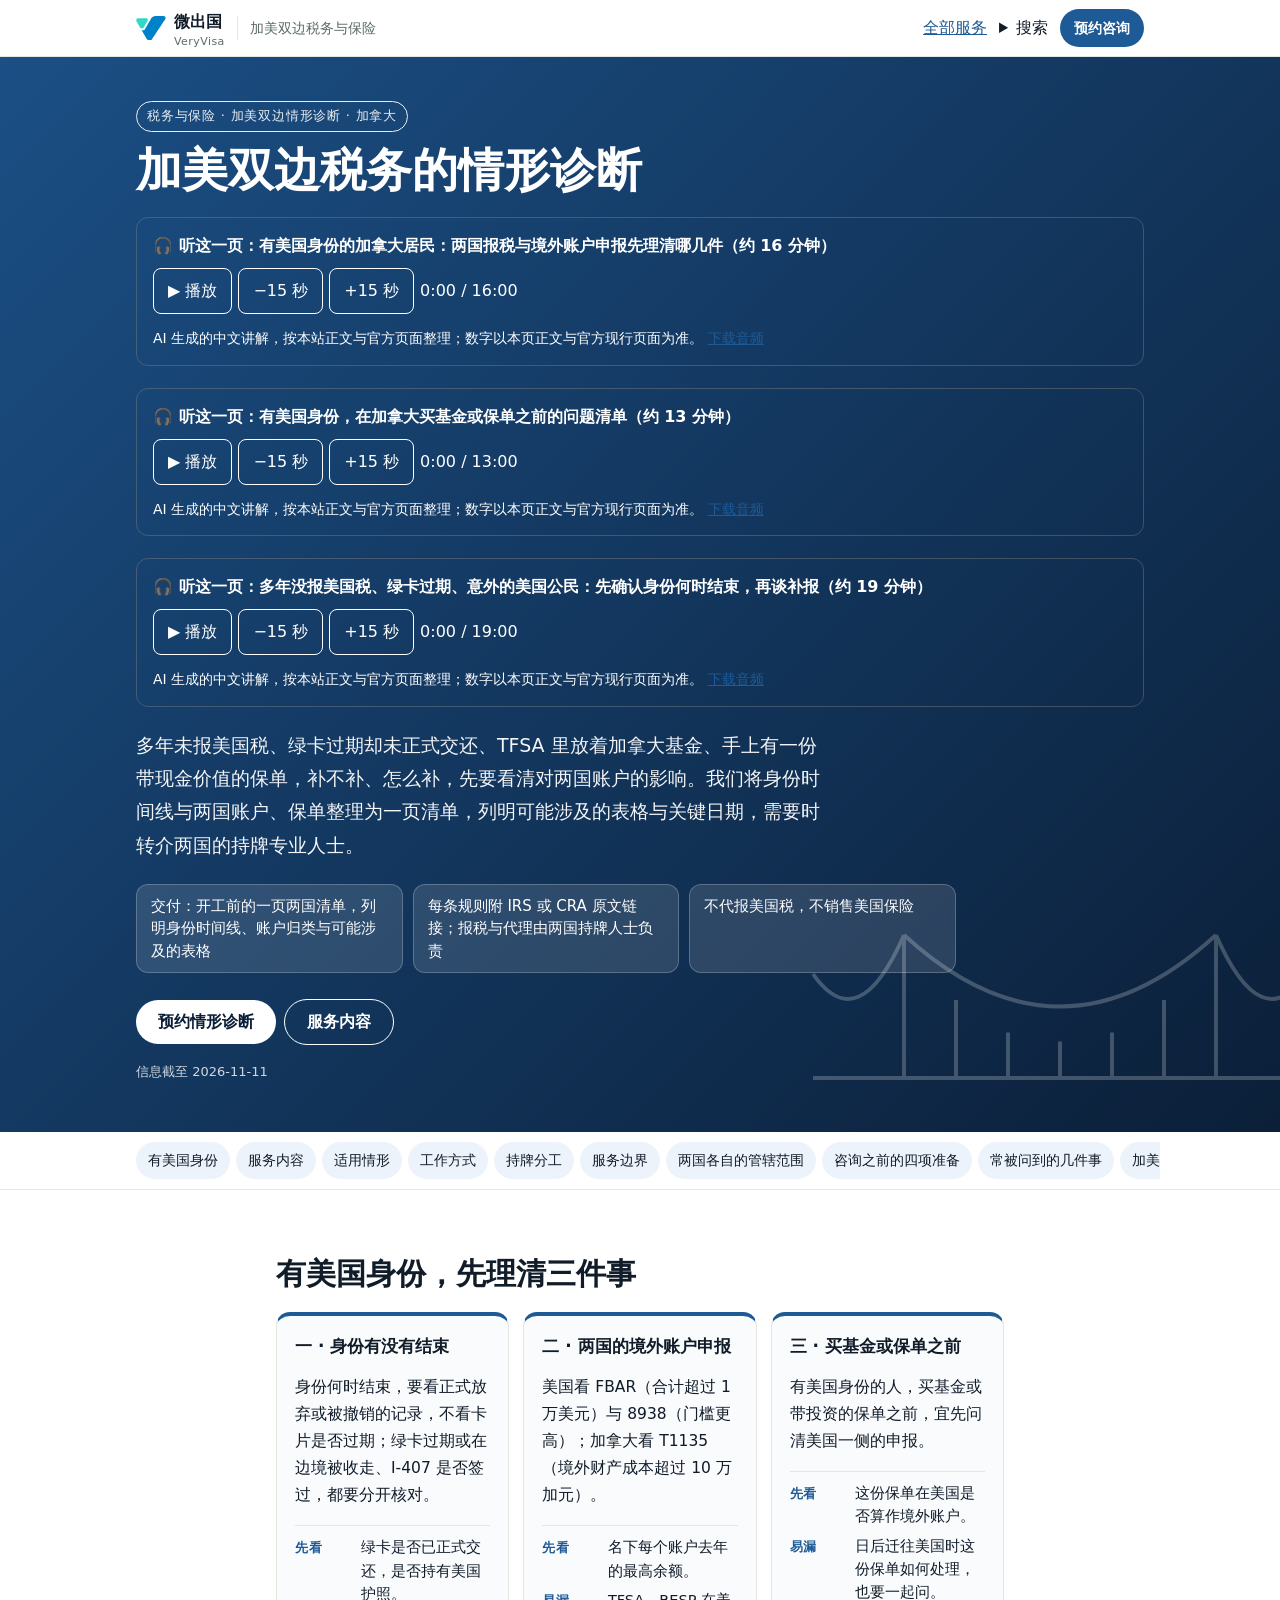
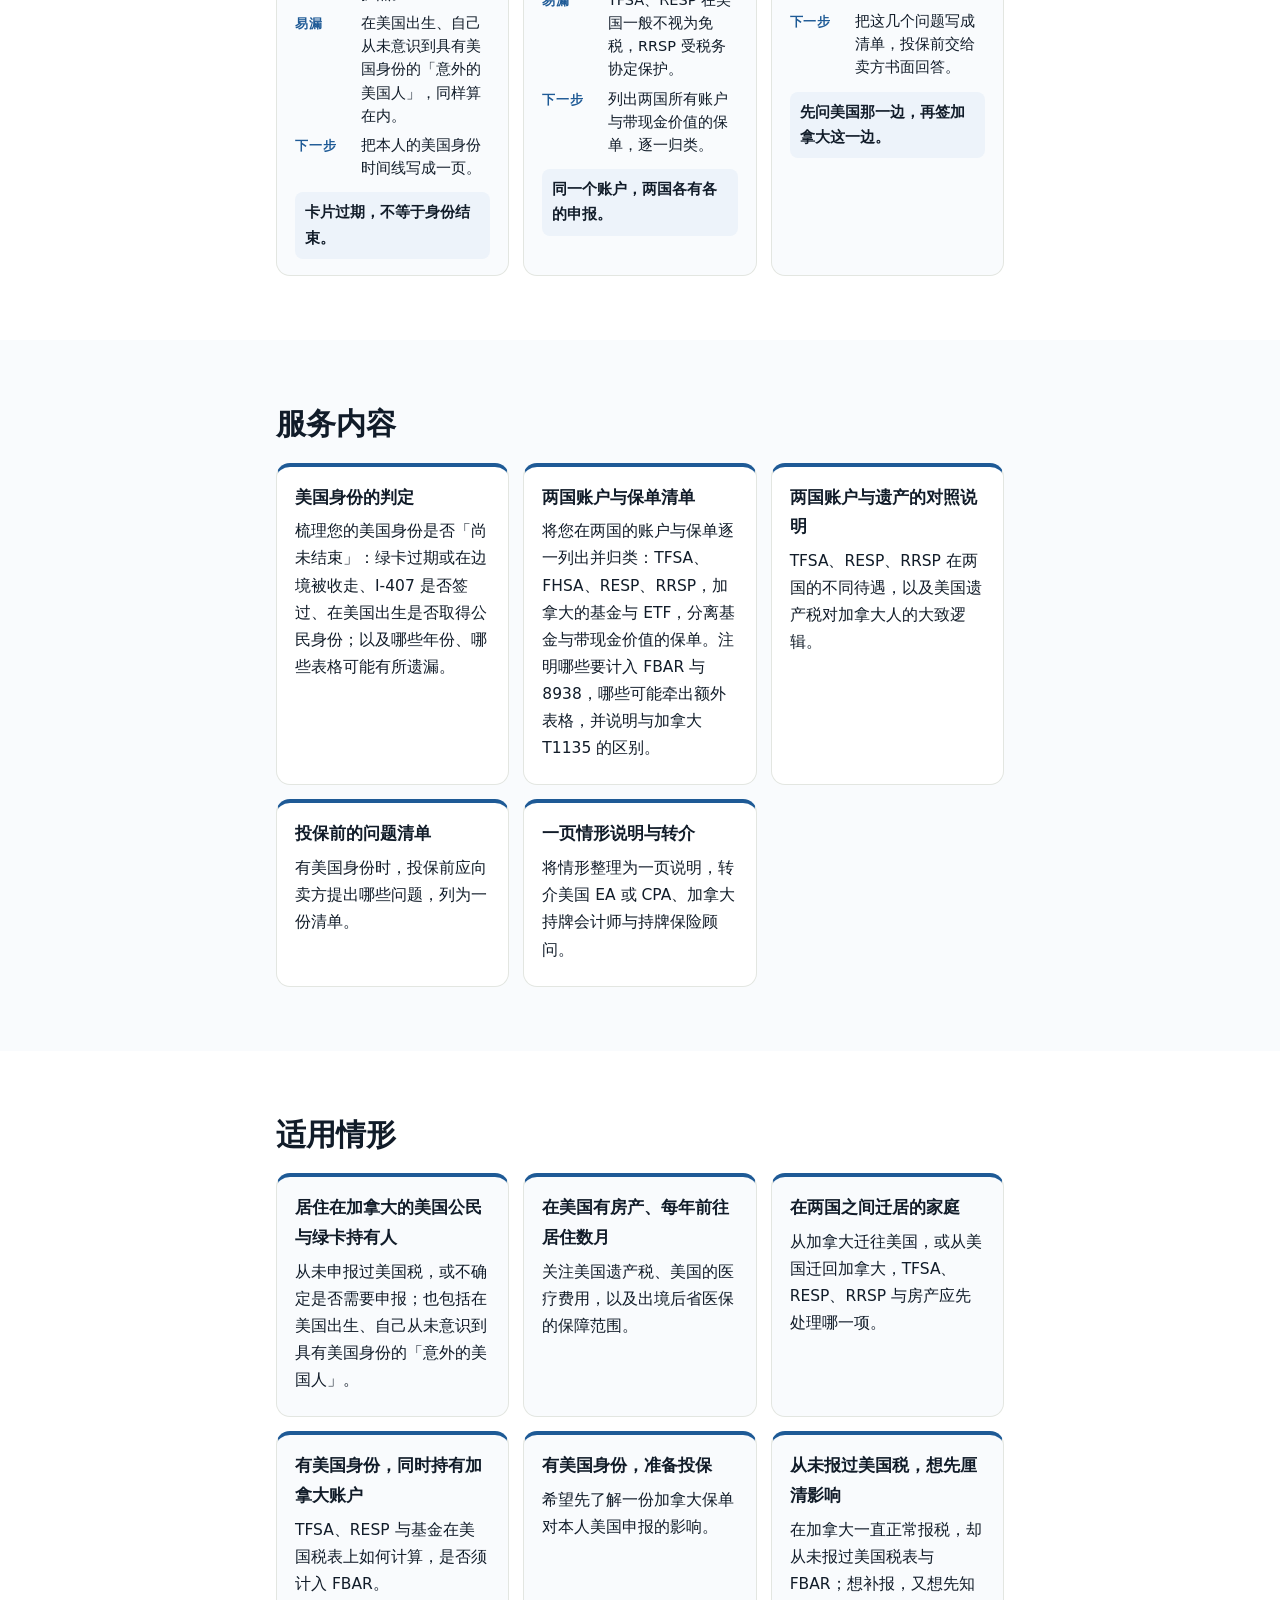
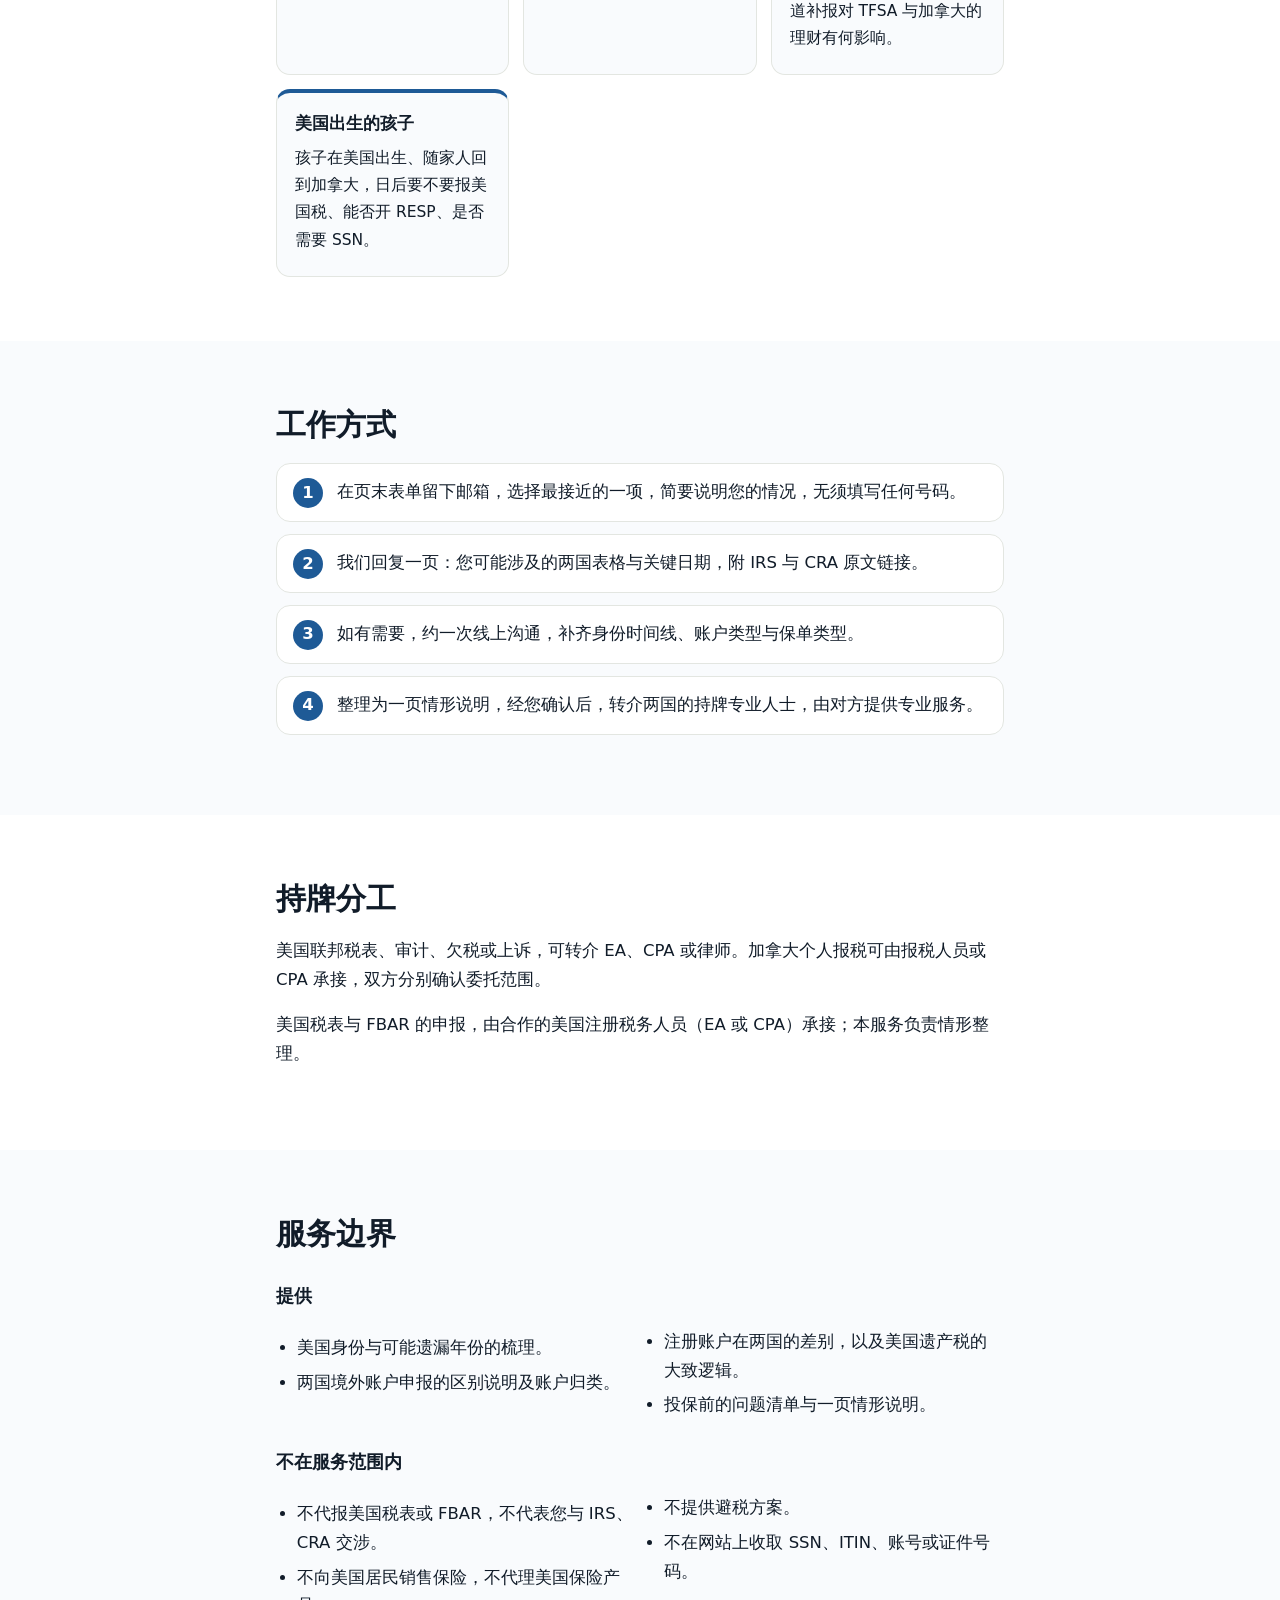
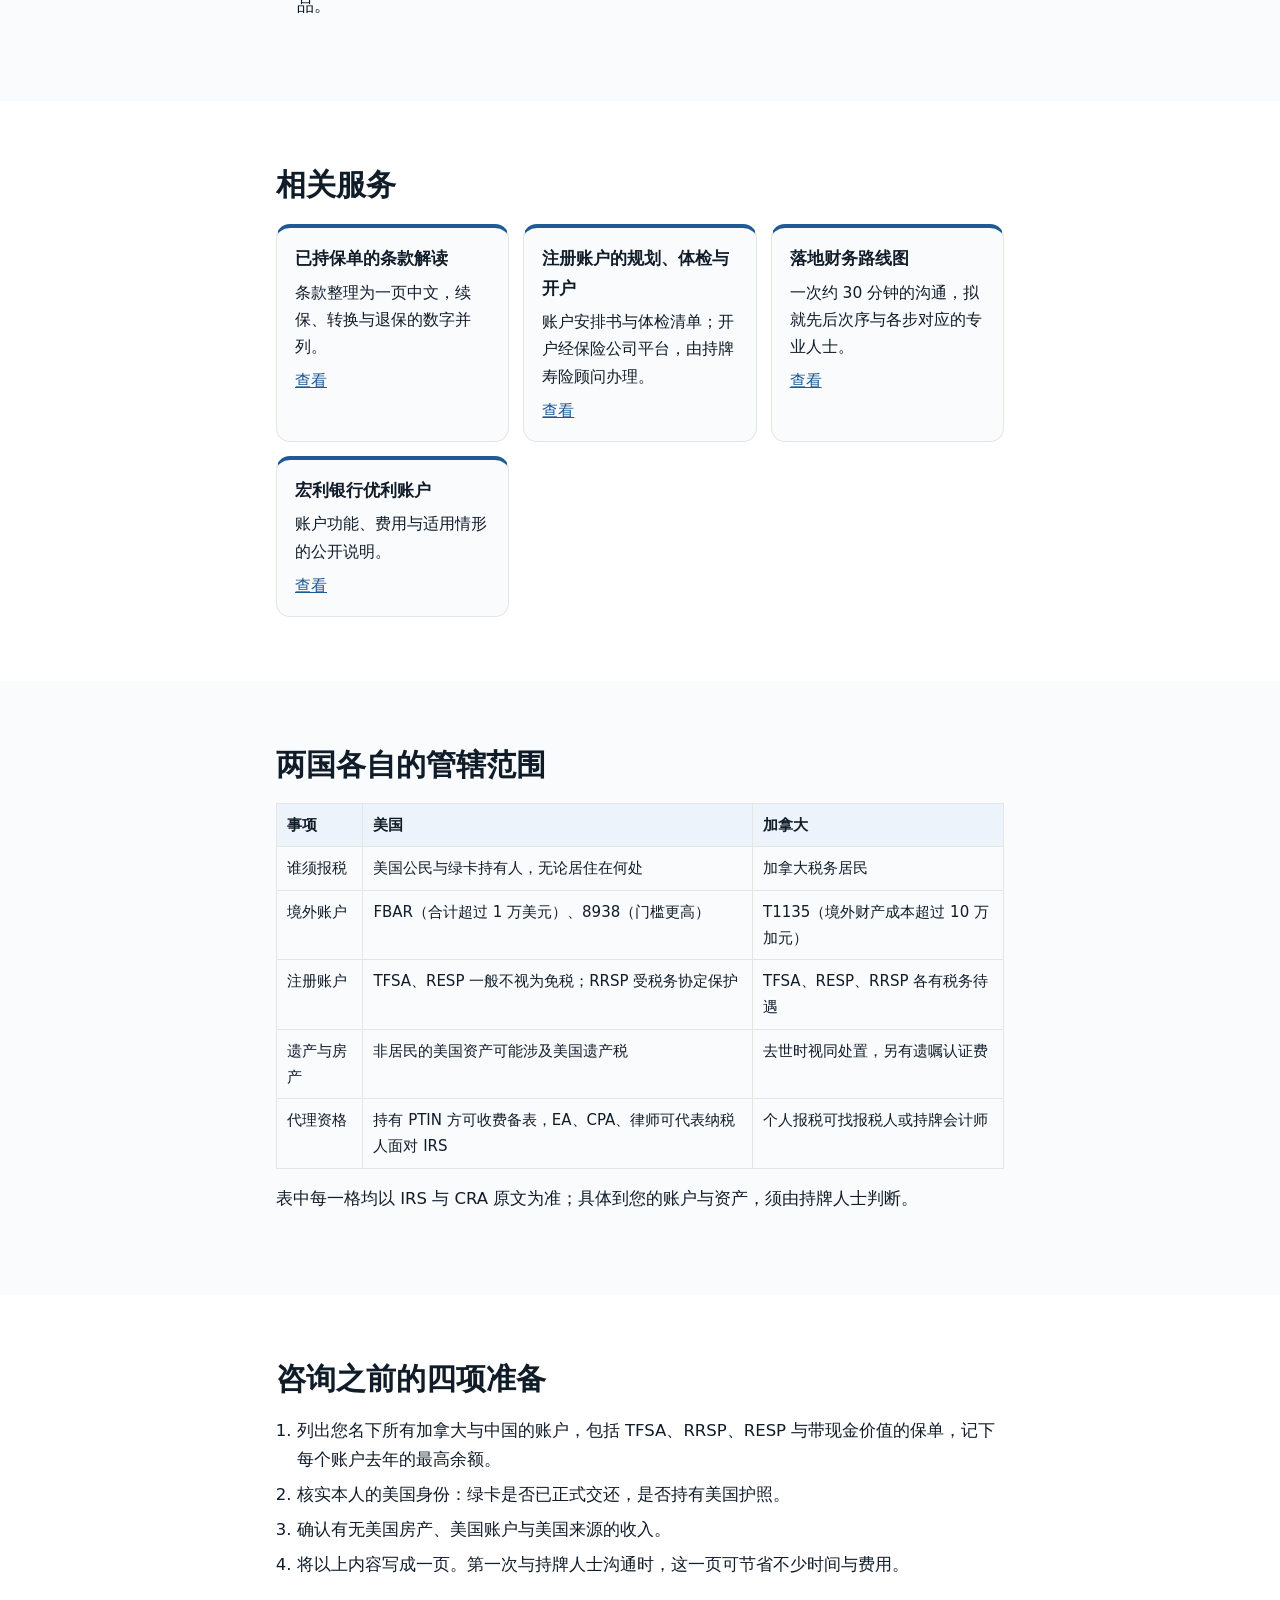
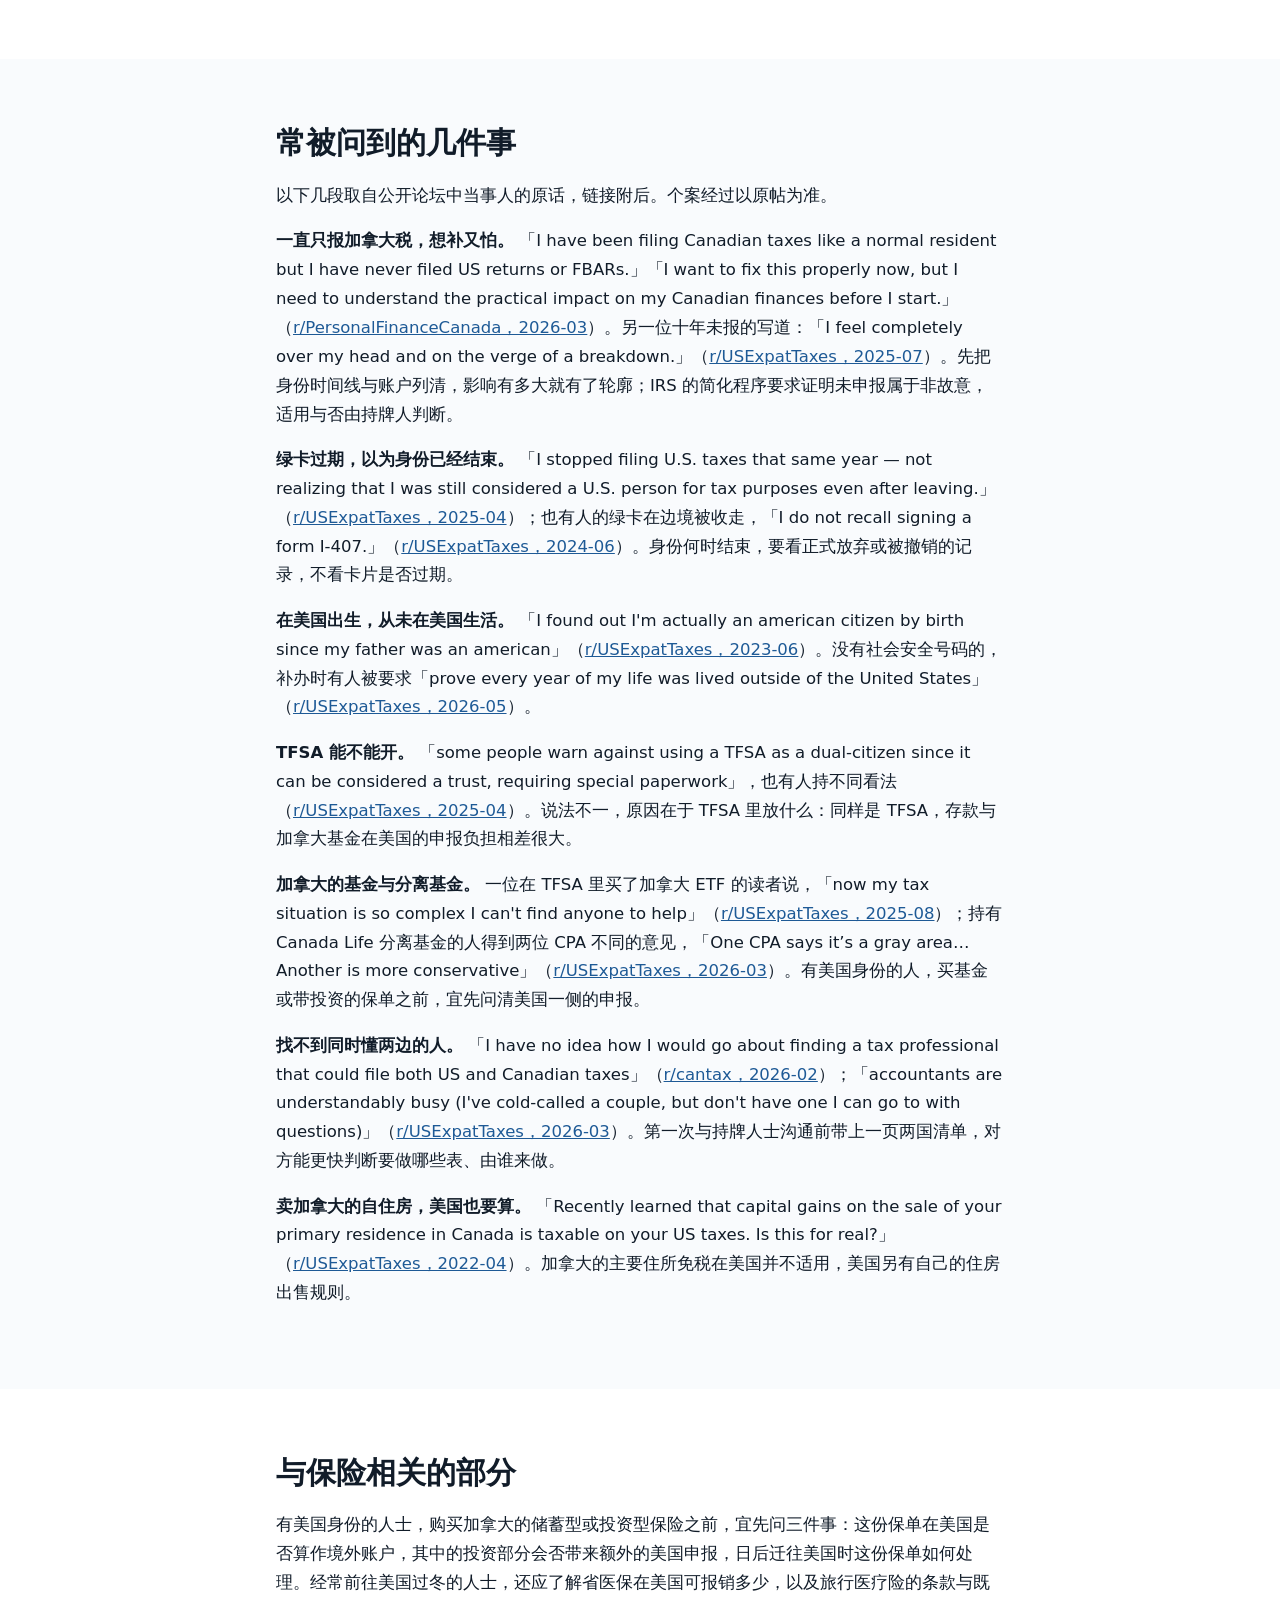
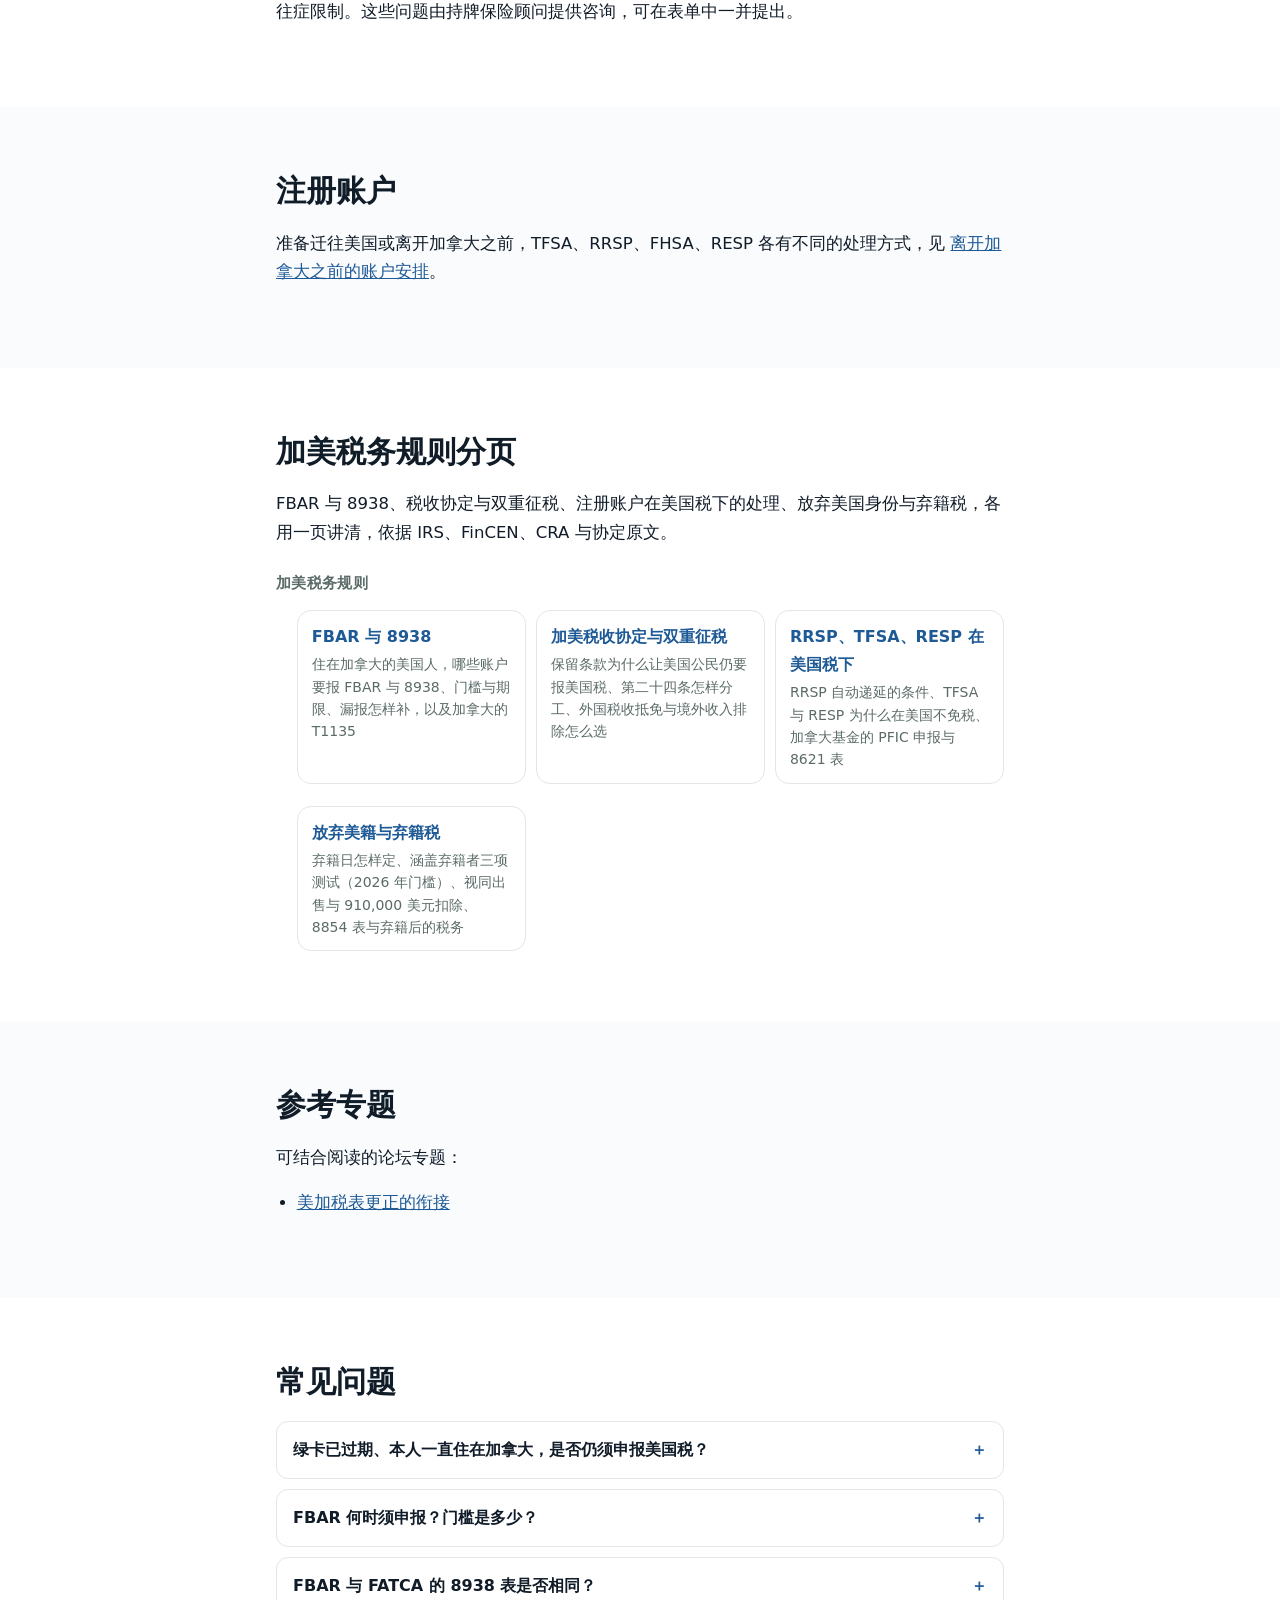
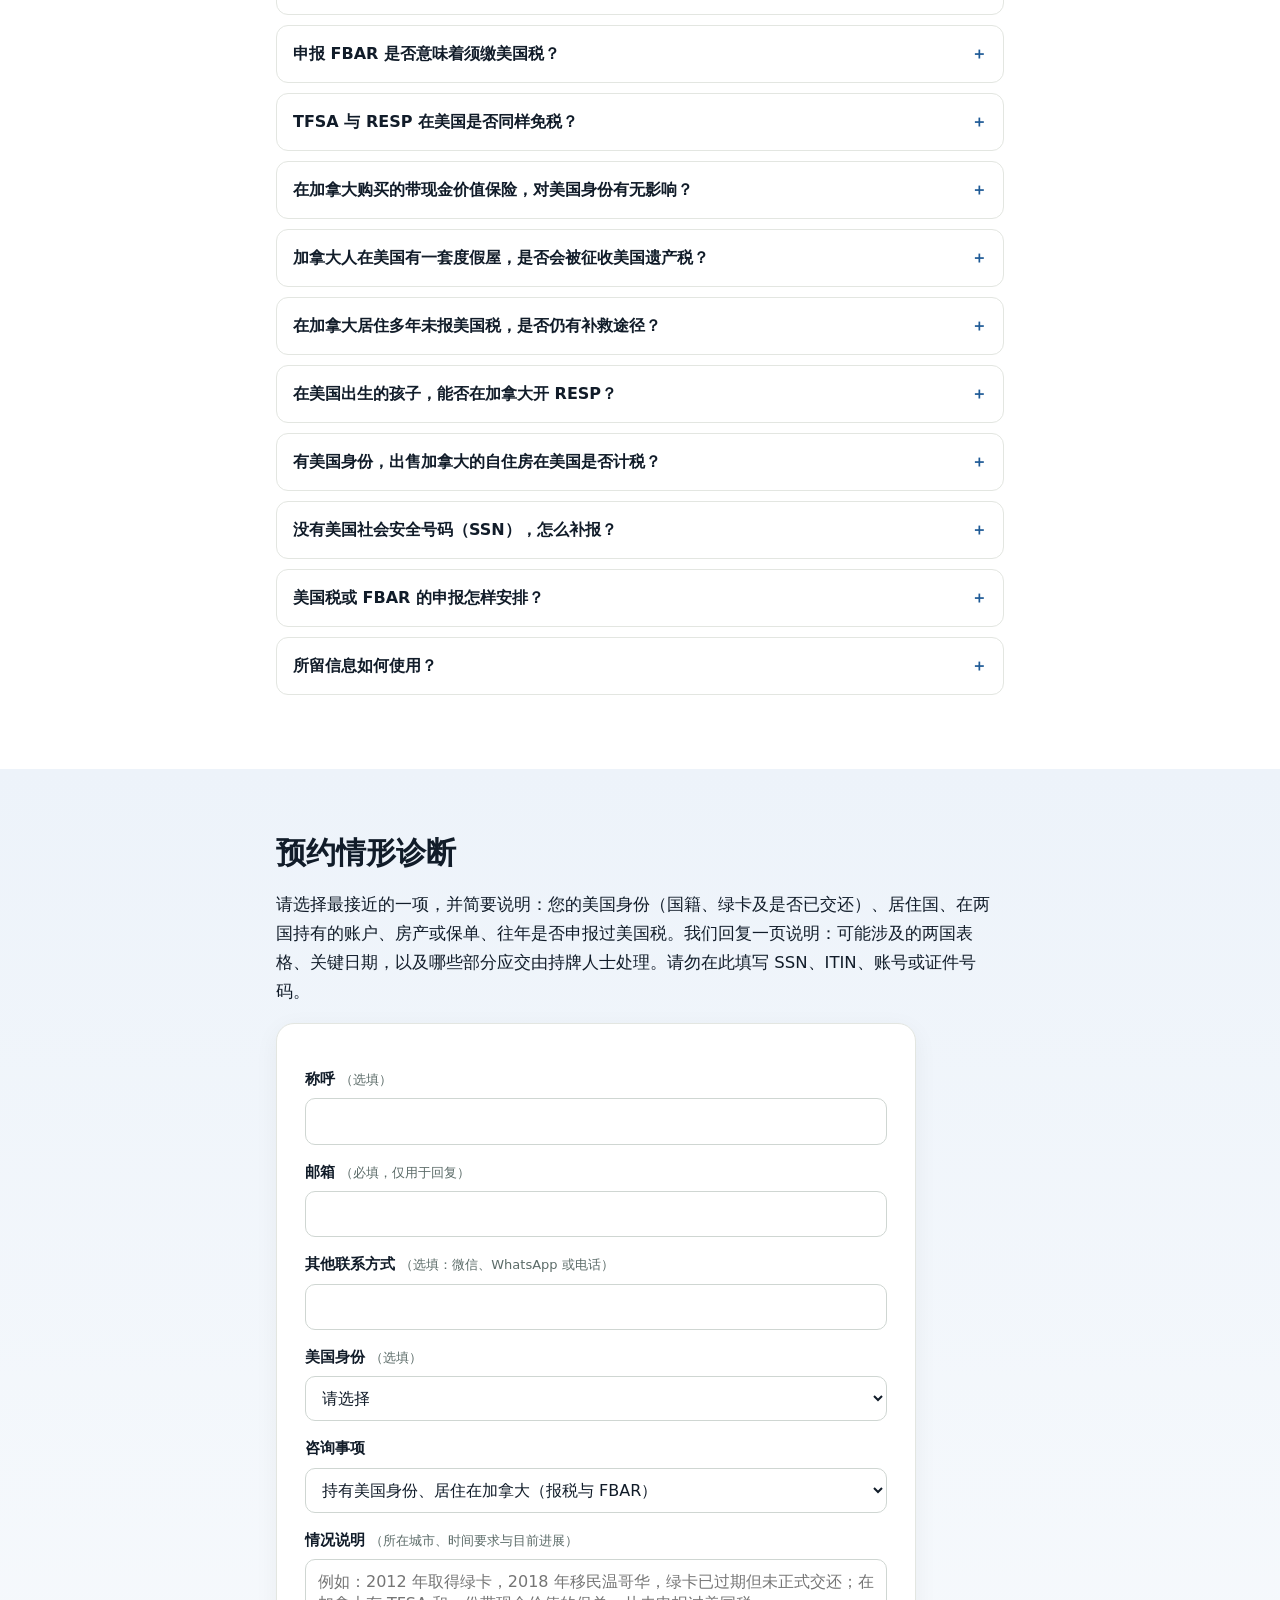
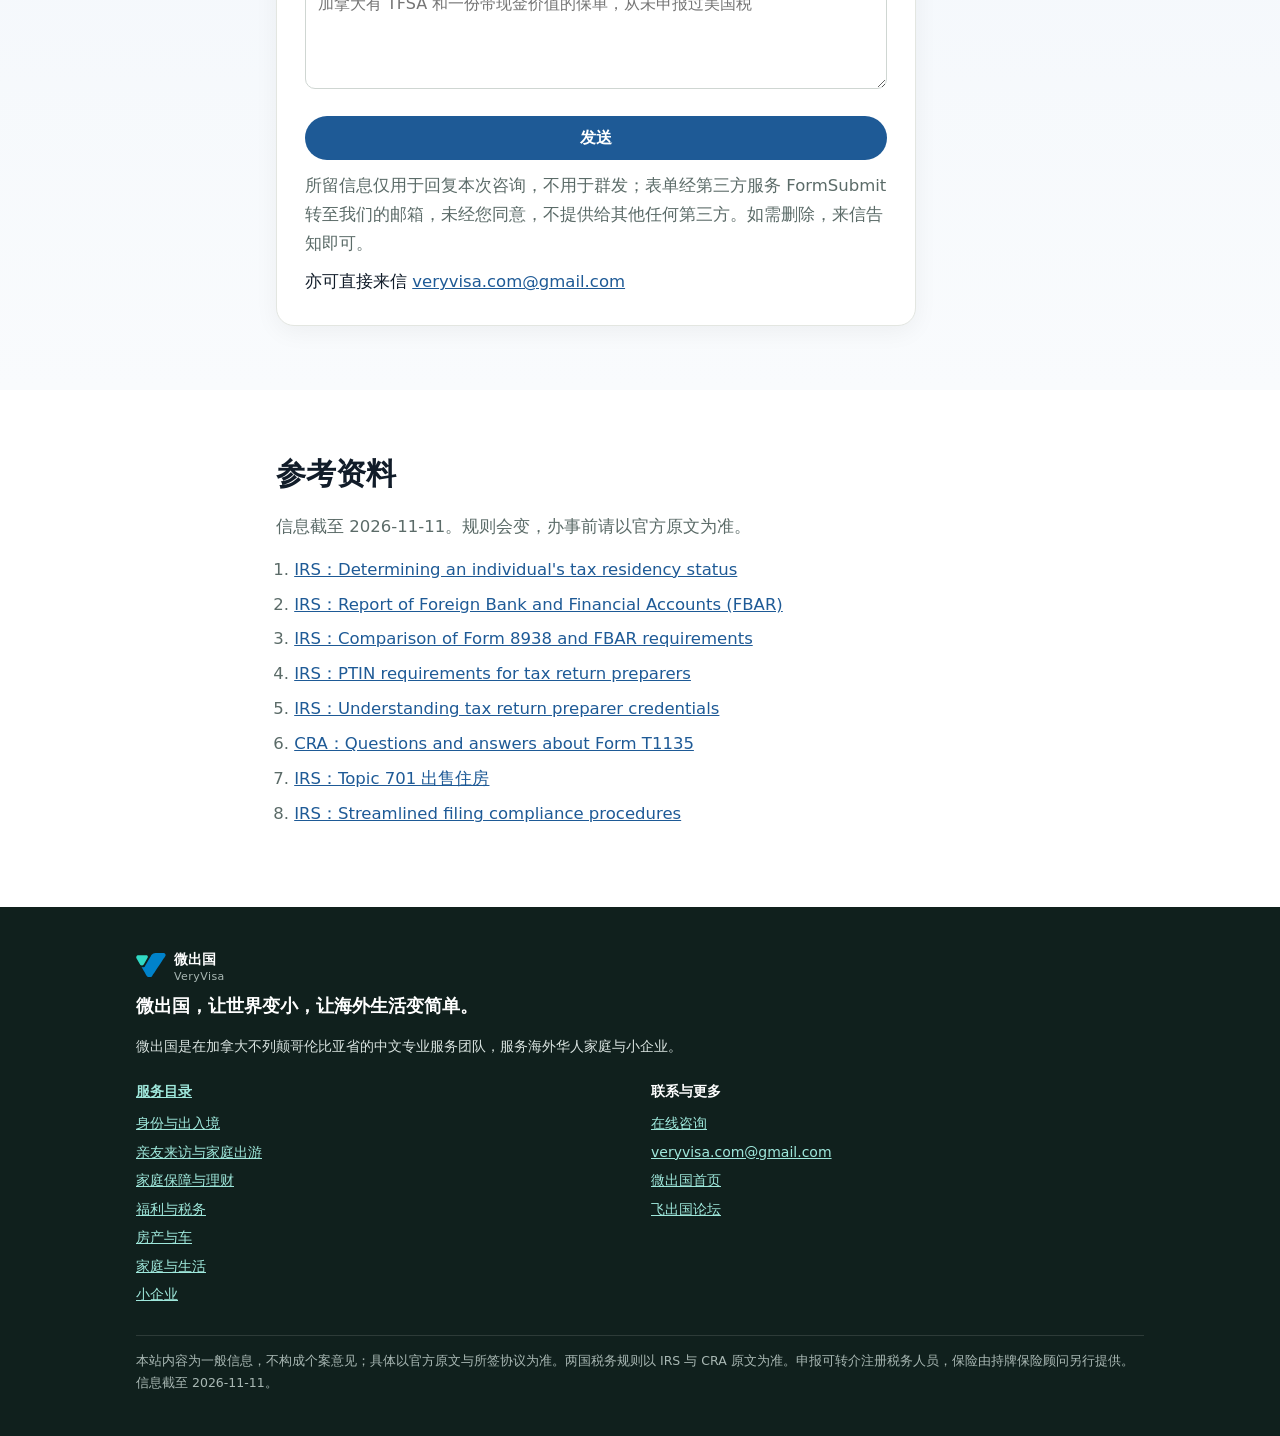
<file: index.html>
<!doctype html>
<html lang="zh-CN">
<head>
<meta charset="utf-8">
<meta name="viewport" content="width=device-width, initial-scale=1, viewport-fit=cover">
<title>加美双边税务情形诊断：居住加拿大的美国公民与绿卡持有人 | 微出国</title>
<meta name="description" content="为居住在加拿大的美国公民与绿卡持有人、在美国有房产的加拿大人、在两国之间迁居的家庭，梳理两国可能涉及的申报表格、关键日期与投保前应提出的问题，并转介两国的持牌专业人士。不代报美国税，不销售美国保险。">
<meta name="keywords" content="FBAR,FATCA 8938,绿卡 美国税务居民,住在加拿大的美国人,TFSA 美国税,美国遗产税 加拿大人,雪鸟,跨境保险,US citizen living in Canada,cross-border tax Canada US">
<link rel="canonical" href="https://veryvisa.github.io/canada-us-cross-border-tax-insurance/">
<meta name="theme-color" content="#0b1f38">
<meta property="og:type" content="website">
<meta property="og:locale" content="zh_CN">
<meta property="og:site_name" content="微出国 VeryVisa">
<meta property="og:title" content="居住加拿大的美国身份人士：两国申报义务的梳理">
<meta property="og:description" content="为居住在加拿大的美国公民与绿卡持有人、在美国有房产的加拿大人、在两国之间迁居的家庭，梳理两国可能涉及的申报表格、关键日期与投保前应提出的问题，并转介两国的持牌专业人士。不代报美国税，不销售美国保险。">
<meta property="og:url" content="https://veryvisa.github.io/canada-us-cross-border-tax-insurance/">

<meta name="twitter:card" content="summary">
<link rel="icon" href="assets/mark.svg" type="image/svg+xml">
<link rel="alternate" type="text/plain" href="llms.txt" title="llms.txt">
<link rel="stylesheet" href="assets/site.css">
<style>:root{--accent:#1e5a96;--accent-ink:#ffffff;--soft:#edf3fa;--ink:#111c29;--bg:#f9fbfd;--hero-a:#1b4f85;--hero-b:#0b1f38;--hero-ink:#ffffff}</style>
<script type="application/ld+json">
{
 "@context": "https://schema.org",
 "@graph": [
  {
   "@type": "Organization",
   "@id": "https://veryvisa.github.io/#org",
   "name": "微出国 VeryVisa",
   "alternateName": [
    "微出国",
    "VeryVisa"
   ],
   "url": "https://veryvisa.github.io/",
   "slogan": "微出国，让世界变小，让海外生活变简单。",
   "description": "微出国是在加拿大不列颠哥伦比亚省的中文专业服务团队，服务海外华人家庭与小企业。",
   "email": "veryvisa.com@gmail.com"
  },
  {
   "@type": "Service",
   "@id": "https://veryvisa.github.io/canada-us-cross-border-tax-insurance/#service",
   "name": "加美双边税务情形诊断、跨境保险提问清单与持牌专业人士转介",
   "serviceType": "Canada–US cross-border tax situation review and referral to licensed tax professionals and insurance advisors",
   "description": "为居住在加拿大的美国公民与绿卡持有人、在美国有房产的加拿大人、在两国之间迁居的家庭，梳理两国可能涉及的申报表格、关键日期与投保前应提出的问题，并转介两国的持牌专业人士。不代报美国税，不销售美国保险。",
   "provider": {
    "@id": "https://veryvisa.github.io/#org"
   },
   "url": "https://veryvisa.github.io/canada-us-cross-border-tax-insurance/",
   "inLanguage": "zh-CN",
   "areaServed": [
    {
     "@type": "AdministrativeArea",
     "name": "Canada"
    },
    {
     "@type": "AdministrativeArea",
     "name": "British Columbia"
    },
    {
     "@type": "AdministrativeArea",
     "name": "United States"
    }
   ],
   "audience": {
    "@type": "Audience",
    "audienceType": "住在加拿大的美国公民与绿卡持有人、在美国有资产的加拿大华人家庭"
   }
  },
  {
   "@type": "WebPage",
   "@id": "https://veryvisa.github.io/canada-us-cross-border-tax-insurance/",
   "url": "https://veryvisa.github.io/canada-us-cross-border-tax-insurance/",
   "name": "加美双边税务情形诊断：居住加拿大的美国公民与绿卡持有人 | 微出国",
   "description": "为居住在加拿大的美国公民与绿卡持有人、在美国有房产的加拿大人、在两国之间迁居的家庭，梳理两国可能涉及的申报表格、关键日期与投保前应提出的问题，并转介两国的持牌专业人士。不代报美国税，不销售美国保险。",
   "inLanguage": "zh-CN",
   "dateModified": "2026-11-11",
   "about": {
    "@id": "https://veryvisa.github.io/canada-us-cross-border-tax-insurance/#service"
   },
   "publisher": {
    "@id": "https://veryvisa.github.io/#org"
   }
  },
  {
   "@type": "FAQPage",
   "@id": "https://veryvisa.github.io/canada-us-cross-border-tax-insurance/#faq",
   "mainEntity": [
    {
     "@type": "Question",
     "name": "绿卡已过期、本人一直住在加拿大，是否仍须申报美国税？",
     "acceptedAnswer": {
      "@type": "Answer",
      "text": "很可能需要。按美国税法的绿卡测试，一个日历年内任何时候是合法永久居民，这一年即为美国税务居民。卡片过期、本人居住在境外，都不会使这一身份自行结束，通常须正式交还或被撤销。具体以 IRS 居民身份说明 及美国持牌人士的判断为准。"
     }
    },
    {
     "@type": "Question",
     "name": "FBAR 何时须申报？门槛是多少？",
     "acceptedAnswer": {
      "@type": "Answer",
      "text": "一年中任何时点，您名下各境外账户的最高余额合计超过 1 万美元，即须申报。按合计计算，而非单个账户。截止日为 4 月 15 日，自动延期至 10 月 15 日，无须申请；2025 年度的自动延期截止日为 2026 年 10 月 15 日。见 IRS FBAR 页面。"
     }
    },
    {
     "@type": "Question",
     "name": "FBAR 与 FATCA 的 8938 表是否相同？",
     "acceptedAnswer": {
      "@type": "Answer",
      "text": "不同。FBAR 报送 FinCEN，8938 附于美国税表交给 IRS，门槛也不同：居住在美国境外的单身申报人，年末超过 20 万美元或年内任何时点超过 30 万美元，才须申报 8938。有时两者都须申报。对照见 IRS 8938 与 FBAR 比较。"
     }
    },
    {
     "@type": "Question",
     "name": "申报 FBAR 是否意味着须缴美国税？",
     "acceptedAnswer": {
      "@type": "Answer",
      "text": "不一定。FBAR 只是账户申报，并不等于须缴税；在加拿大已缴的税，美国一方通常可以抵免。但漏报 FBAR 的罚款可能重于税款本身，因此「没有税要缴」并不构成不申报的理由。"
     }
    },
    {
     "@type": "Question",
     "name": "TFSA 与 RESP 在美国是否同样免税？",
     "acceptedAnswer": {
      "@type": "Answer",
      "text": "通常不。加美税务协定保护的是 RRSP 的税延，TFSA、RESP 的收益在美国一般不视为免税，账户也须计入 FBAR。账户中如持有加拿大的共同基金或 ETF，对美国人还可能涉及额外的申报。具体须由美国持牌人士审阅您的账户。"
     }
    },
    {
     "@type": "Question",
     "name": "在加拿大购买的带现金价值保险，对美国身份有无影响？",
     "acceptedAnswer": {
      "@type": "Answer",
      "text": "可能有。带现金价值的保单常被视为境外金融账户，可能须计入 FBAR 与 8938；纯定期寿险没有现金价值，一般不涉及。有美国身份的人士，投保前应先问清楚；我们可提供一份应提出的问题清单，并转介持牌保险顾问。"
     }
    },
    {
     "@type": "Question",
     "name": "加拿大人在美国有一套度假屋，是否会被征收美国遗产税？",
     "acceptedAnswer": {
      "@type": "Answer",
      "text": "有可能。非美国居民的美国资产，遗产税的免税额远低于美国公民与居民；加拿大居民可按美国资产占全球遗产的比例，使用加美税务协定中的一部分抵免。是否须缴、缴多少，取决于资产比例，必须由持牌人士计算。"
     }
    },
    {
     "@type": "Question",
     "name": "在加拿大居住多年未报美国税，是否仍有补救途径？",
     "acceptedAnswer": {
      "@type": "Answer",
      "text": "有。IRS 为居住在境外、属于非故意漏报的人士设有简化的补报程序，符合条件可免于罚款。但它并非自动适用，须能说明漏报属于非故意。不宜自行仓促补报，也不宜等到 IRS 来信才着手；应先厘清情形，再交由持牌人士判断适用哪条途径。"
     }
    },
    {
     "@type": "Question",
     "name": "在美国出生的孩子，能否在加拿大开 RESP？",
     "acceptedAnswer": {
      "@type": "Answer",
      "text": "可以开设，但美国一侧的影响要看开户人是否有美国身份、账户里放什么；孩子日后若到美国就读、居住身份改变，补助与提款的处理可能随之不同，以 CRA 与 ESDC 关于 RESP 的原页为准。宜在开户前把开户人身份、孩子身份与日后的就读打算一并列清，再请两国持牌人士判断。"
     }
    },
    {
     "@type": "Question",
     "name": "有美国身份，出售加拿大的自住房在美国是否计税？",
     "acceptedAnswer": {
      "@type": "Answer",
      "text": "加拿大的主要住所免税在美国不适用。据 IRS 说明，符合持有与居住各满两年等条件的，出售主要住所的收益可排除至多 25 万美元，夫妻合并申报至多 50 万美元，超出部分在美国计税。见 IRS Topic 701。"
     }
    },
    {
     "@type": "Question",
     "name": "没有美国社会安全号码（SSN），怎么补报？",
     "acceptedAnswer": {
      "@type": "Answer",
      "text": "据 IRS 简化程序页面，美国公民补报须使用有效的 SSN；没有的，须先向美国社会安全局申请。海外申请所需的证明较多，宜预留时间。见 IRS：Streamlined filing compliance procedures。"
     }
    },
    {
     "@type": "Question",
     "name": "美国税或 FBAR 的申报怎样安排？",
     "acceptedAnswer": {
      "@type": "Answer",
      "text": "材料与年度清单整理好后，可转介美国注册税务人员（EA 或 CPA）。由您与受托人确认服务范围、申报与代理安排。"
     }
    },
    {
     "@type": "Question",
     "name": "所留信息如何使用？",
     "acceptedAnswer": {
      "@type": "Answer",
      "text": "仅用于回复本次咨询，不群发，不转给第三方；转介前会先征得您的同意，只转交您同意的内容。请勿在表单中填写 SSN、账号或证件号码。"
     }
    }
   ]
  }
 ]
}
</script>
</head>
<body>
<header class="vv-top"><div class="wrap">
<a class="vv-brand" href="https://veryvisa.github.io/" aria-label="微出国首页"><svg viewBox="102.305 90.391 73.617 59.957" xmlns="http://www.w3.org/2000/svg">
<path fill="#30D9C4" d="M 107.894531 95.808594 L 127.277344 95.808594 C 127.277344 95.808594 129.507812 95.628906 130.835938 97.679688 C 131.585938 98.910156 131.65625 100.316406 131.082031 101.546875 L 121.609375 117.953125 C 121.609375 117.953125 120.335938 120.65625 117.011719 120.824219 C 113.714844 120.910156 112.242188 118.40625 112.242188 118.40625 L 103.722656 103.652344 C 103.722656 103.652344 102.304688 101.792969 103.09375 99.332031 C 103.878906 96.878906 106.148438 95.773438 107.894531 95.808594 "/>
<path fill="#0082CA" d="M 115.964844 124.792969 C 115.847656 124.59375 116.09375 124.378906 116.277344 124.519531 C 117.195312 125.21875 118.664062 125.902344 120.683594 125.515625 C 122.164062 125.210938 123.550781 124.296875 124.402344 122.757812 C 125.242188 121.300781 138.8125 97.8125 138.8125 97.8125 C 138.8125 97.8125 141.9375 90.917969 150.207031 90.550781 L 169.96875 90.550781 C 169.96875 90.550781 173 90.390625 174.503906 93.40625 C 175.921875 96.433594 173.941406 98.695312 173.667969 99.109375 C 173.394531 99.523438 142.203125 146.726562 142.203125 146.726562 C 142.203125 146.726562 140.003906 150.347656 135.40625 150.347656 C 130.808594 150.347656 128.707031 146.878906 128.417969 146.398438 C 128.175781 145.992188 118.835938 129.78125 115.964844 124.792969 "/></svg><span>微出国<small>VeryVisa</small></span></a>
<span class="vv-site">加美双边税务与保险</span>
<a class="all-services" href="../services/">全部服务</a>
<details class="service-search"><summary aria-label="搜索服务">搜索</summary><form action="../services/" method="get" role="search"><label for="service-q">查找服务</label><input id="service-q" name="q" type="search" maxlength="100" placeholder="事项或关键词"><button type="submit">搜索</button></form></details>
<a class="vv-cta" href="#contact">预约咨询</a>
</div></header>
<main>
<section class="hero"><div class="motif" aria-hidden="true"><svg viewBox="0 0 400 200" fill="none" stroke="currentColor" stroke-width="3"><path d="M10 150 H390 M80 150 V40 M320 150 V40"/><path d="M80 40 Q200 150 320 40 M10 70 Q45 120 80 40 M320 40 Q355 120 390 70"/><path d="M120 150 V90 M160 150 V115 M200 150 V122 M240 150 V115 M280 150 V90"/></svg></div><div class="wrap">
<p class="kicker">税务与保险 · 加美双边情形诊断 · 加拿大</p>
<h1>加美双边税务的情形诊断</h1><!--site-audio:begin--><section class="site-audio" data-site-audio="xb-filing" aria-label="音频讲解" style="margin:18px 0 22px;padding:14px 16px;border:1px solid rgba(127,127,127,.45);border-radius:12px"><p style="margin:0 0 8px;font-weight:600">🎧 听这一页：有美国身份的加拿大居民：两国报税与境外账户申报先理清哪几件（约 16 分钟）</p><audio id="sa-xb-filing" preload="none" src="assets/audio/xb-filing.m4a" ontimeupdate="var s=Math.floor(this.currentTime),d=Math.floor(this.duration||0);this.parentNode.querySelector(&#x27;[data-sa-time]&#x27;).textContent=Math.floor(s/60)+&#x27;:&#x27;+(&#x27;0&#x27;+s%60).slice(-2)+&#x27; / &#x27;+Math.floor(d/60)+&#x27;:&#x27;+(&#x27;0&#x27;+d%60).slice(-2)"></audio><button type="button" style="min-height:44px;min-width:44px;padding:8px 14px;margin:0 6px 6px 0;border:1px solid currentColor;border-radius:8px;background:transparent;color:inherit;font:inherit;cursor:pointer" onclick="var a=document.getElementById(&#x27;sa-xb-filing&#x27;);if(a.paused){a.play();this.textContent=&#x27;⏸ 暂停&#x27;}else{a.pause();this.textContent=&#x27;▶ 播放&#x27;}">▶ 播放</button><button type="button" style="min-height:44px;min-width:44px;padding:8px 14px;margin:0 6px 6px 0;border:1px solid currentColor;border-radius:8px;background:transparent;color:inherit;font:inherit;cursor:pointer" aria-label="后退 15 秒" onclick="var a=document.getElementById(&#x27;sa-xb-filing&#x27;);a.currentTime=Math.max(0,a.currentTime+(-15))">−15 秒</button><button type="button" style="min-height:44px;min-width:44px;padding:8px 14px;margin:0 6px 6px 0;border:1px solid currentColor;border-radius:8px;background:transparent;color:inherit;font:inherit;cursor:pointer" aria-label="前进 15 秒" onclick="var a=document.getElementById(&#x27;sa-xb-filing&#x27;);a.currentTime=Math.max(0,a.currentTime+(15))">+15 秒</button><span data-sa-time style="font-variant-numeric:tabular-nums">0:00 / 16:00</span><p style="margin:6px 0 0;font-size:14px">AI 生成的中文讲解，按本站正文与官方页面整理；数字以本页正文与官方现行页面为准。 <a href="assets/audio/xb-filing.m4a" download>下载音频</a></p></section><!--site-audio:end--><!--site-audio:begin--><section class="site-audio" data-site-audio="xb-before-buying" aria-label="音频讲解" style="margin:18px 0 22px;padding:14px 16px;border:1px solid rgba(127,127,127,.45);border-radius:12px"><p style="margin:0 0 8px;font-weight:600">🎧 听这一页：有美国身份，在加拿大买基金或保单之前的问题清单（约 13 分钟）</p><audio id="sa-xb-before-buying" preload="none" src="assets/audio/xb-before-buying.m4a" ontimeupdate="var s=Math.floor(this.currentTime),d=Math.floor(this.duration||0);this.parentNode.querySelector(&#x27;[data-sa-time]&#x27;).textContent=Math.floor(s/60)+&#x27;:&#x27;+(&#x27;0&#x27;+s%60).slice(-2)+&#x27; / &#x27;+Math.floor(d/60)+&#x27;:&#x27;+(&#x27;0&#x27;+d%60).slice(-2)"></audio><button type="button" style="min-height:44px;min-width:44px;padding:8px 14px;margin:0 6px 6px 0;border:1px solid currentColor;border-radius:8px;background:transparent;color:inherit;font:inherit;cursor:pointer" onclick="var a=document.getElementById(&#x27;sa-xb-before-buying&#x27;);if(a.paused){a.play();this.textContent=&#x27;⏸ 暂停&#x27;}else{a.pause();this.textContent=&#x27;▶ 播放&#x27;}">▶ 播放</button><button type="button" style="min-height:44px;min-width:44px;padding:8px 14px;margin:0 6px 6px 0;border:1px solid currentColor;border-radius:8px;background:transparent;color:inherit;font:inherit;cursor:pointer" aria-label="后退 15 秒" onclick="var a=document.getElementById(&#x27;sa-xb-before-buying&#x27;);a.currentTime=Math.max(0,a.currentTime+(-15))">−15 秒</button><button type="button" style="min-height:44px;min-width:44px;padding:8px 14px;margin:0 6px 6px 0;border:1px solid currentColor;border-radius:8px;background:transparent;color:inherit;font:inherit;cursor:pointer" aria-label="前进 15 秒" onclick="var a=document.getElementById(&#x27;sa-xb-before-buying&#x27;);a.currentTime=Math.max(0,a.currentTime+(15))">+15 秒</button><span data-sa-time style="font-variant-numeric:tabular-nums">0:00 / 13:00</span><p style="margin:6px 0 0;font-size:14px">AI 生成的中文讲解，按本站正文与官方页面整理；数字以本页正文与官方现行页面为准。 <a href="assets/audio/xb-before-buying.m4a" download>下载音频</a></p></section><!--site-audio:end--><!--site-audio:begin--><section class="site-audio" data-site-audio="xb-catch-up" aria-label="音频讲解" style="margin:18px 0 22px;padding:14px 16px;border:1px solid rgba(127,127,127,.45);border-radius:12px"><p style="margin:0 0 8px;font-weight:600">🎧 听这一页：多年没报美国税、绿卡过期、意外的美国公民：先确认身份何时结束，再谈补报（约 19 分钟）</p><audio id="sa-xb-catch-up" preload="none" src="assets/audio/xb-catch-up.m4a" ontimeupdate="var s=Math.floor(this.currentTime),d=Math.floor(this.duration||0);this.parentNode.querySelector(&#x27;[data-sa-time]&#x27;).textContent=Math.floor(s/60)+&#x27;:&#x27;+(&#x27;0&#x27;+s%60).slice(-2)+&#x27; / &#x27;+Math.floor(d/60)+&#x27;:&#x27;+(&#x27;0&#x27;+d%60).slice(-2)"></audio><button type="button" style="min-height:44px;min-width:44px;padding:8px 14px;margin:0 6px 6px 0;border:1px solid currentColor;border-radius:8px;background:transparent;color:inherit;font:inherit;cursor:pointer" onclick="var a=document.getElementById(&#x27;sa-xb-catch-up&#x27;);if(a.paused){a.play();this.textContent=&#x27;⏸ 暂停&#x27;}else{a.pause();this.textContent=&#x27;▶ 播放&#x27;}">▶ 播放</button><button type="button" style="min-height:44px;min-width:44px;padding:8px 14px;margin:0 6px 6px 0;border:1px solid currentColor;border-radius:8px;background:transparent;color:inherit;font:inherit;cursor:pointer" aria-label="后退 15 秒" onclick="var a=document.getElementById(&#x27;sa-xb-catch-up&#x27;);a.currentTime=Math.max(0,a.currentTime+(-15))">−15 秒</button><button type="button" style="min-height:44px;min-width:44px;padding:8px 14px;margin:0 6px 6px 0;border:1px solid currentColor;border-radius:8px;background:transparent;color:inherit;font:inherit;cursor:pointer" aria-label="前进 15 秒" onclick="var a=document.getElementById(&#x27;sa-xb-catch-up&#x27;);a.currentTime=Math.max(0,a.currentTime+(15))">+15 秒</button><span data-sa-time style="font-variant-numeric:tabular-nums">0:00 / 19:00</span><p style="margin:6px 0 0;font-size:14px">AI 生成的中文讲解，按本站正文与官方页面整理；数字以本页正文与官方现行页面为准。 <a href="assets/audio/xb-catch-up.m4a" download>下载音频</a></p></section><!--site-audio:end-->
<p class="sub">多年未报美国税、绿卡过期却未正式交还、TFSA 里放着加拿大基金、手上有一份带现金价值的保单，补不补、怎么补，先要看清对两国账户的影响。我们将身份时间线与两国账户、保单整理为一页清单，列明可能涉及的表格与关键日期，需要时转介两国的持牌专业人士。</p>
<ul class="hero-points"><li>交付：开工前的一页两国清单，列明身份时间线、账户归类与可能涉及的表格</li><li>每条规则附 IRS 或 CRA 原文链接；报税与代理由两国持牌人士负责</li><li>不代报美国税，不销售美国保险</li></ul>
<a class="btn btn-primary" href="#contact">预约情形诊断</a><a class="btn btn-ghost" href="#deliver">服务内容</a>
<p class="asof">信息截至 2026-11-11</p>
</div></section>

<nav class="toc" aria-label="本页目录"><div class="wrap"><a href="#at-a-glance">有美国身份</a><a href="#deliver">服务内容</a><a href="#who">适用情形</a><a href="#how">工作方式</a><a href="#license">持牌分工</a><a href="#scope">服务边界</a><a href="#map">两国各自的管辖范围</a><a href="#prepare">咨询之前的四项准备</a><a href="#asked">常被问到的几件事</a><a href="#pages">加美税务规则</a><a href="#faq">常见问题</a><a href="#contact">咨询</a></div></nav>
<section class="sec" id="at-a-glance"><div class="wrap narrow"><h2>有美国身份，先理清三件事</h2>
<div class="cards kcards"><article class="card kcard" id="card-us-status"><h3>一 · 身份有没有结束</h3><div class="kc-body"><p>身份何时结束，要看正式放弃或被撤销的记录，不看卡片是否过期；绿卡过期或在边境被收走、I-407 是否签过，都要分开核对。</p></div><dl class="kc-guide"><div><dt>先看</dt><dd>绿卡是否已正式交还，是否持有美国护照。</dd></div><div><dt>易漏</dt><dd>在美国出生、自己从未意识到具有美国身份的「意外的美国人」，同样算在内。</dd></div><div><dt>下一步</dt><dd>把本人的美国身份时间线写成一页。</dd></div></dl><p class="kc-take">卡片过期，不等于身份结束。</p></article><article class="card kcard" id="card-foreign-accounts"><h3>二 · 两国的境外账户申报</h3><div class="kc-body"><p>美国看 FBAR（合计超过 1 万美元）与 8938（门槛更高）；加拿大看 T1135（境外财产成本超过 10 万加元）。</p></div><dl class="kc-guide"><div><dt>先看</dt><dd>名下每个账户去年的最高余额。</dd></div><div><dt>易漏</dt><dd>TFSA、RESP 在美国一般不视为免税，RRSP 受税务协定保护。</dd></div><div><dt>下一步</dt><dd>列出两国所有账户与带现金价值的保单，逐一归类。</dd></div></dl><p class="kc-take">同一个账户，两国各有各的申报。</p></article><article class="card kcard" id="card-before-buying"><h3>三 · 买基金或保单之前</h3><div class="kc-body"><p>有美国身份的人，买基金或带投资的保单之前，宜先问清美国一侧的申报。</p></div><dl class="kc-guide"><div><dt>先看</dt><dd>这份保单在美国是否算作境外账户。</dd></div><div><dt>易漏</dt><dd>日后迁往美国时这份保单如何处理，也要一起问。</dd></div><div><dt>下一步</dt><dd>把这几个问题写成清单，投保前交给卖方书面回答。</dd></div></dl><p class="kc-take">先问美国那一边，再签加拿大这一边。</p></article></div>
</div></section><section class="sec" id="deliver"><div class="wrap narrow"><h2>服务内容</h2>
<div class="cards"><div class="card"><h3>美国身份的判定</h3><p>梳理您的美国身份是否「尚未结束」：绿卡过期或在边境被收走、I-407 是否签过、在美国出生是否取得公民身份；以及哪些年份、哪些表格可能有所遗漏。</p></div><div class="card"><h3>两国账户与保单清单</h3><p>将您在两国的账户与保单逐一列出并归类：TFSA、FHSA、RESP、RRSP，加拿大的基金与 ETF，分离基金与带现金价值的保单。注明哪些要计入 FBAR 与 8938，哪些可能牵出额外表格，并说明与加拿大 T1135 的区别。</p></div><div class="card"><h3>两国账户与遗产的对照说明</h3><p>TFSA、RESP、RRSP 在两国的不同待遇，以及美国遗产税对加拿大人的大致逻辑。</p></div><div class="card"><h3>投保前的问题清单</h3><p>有美国身份时，投保前应向卖方提出哪些问题，列为一份清单。</p></div><div class="card"><h3>一页情形说明与转介</h3><p>将情形整理为一页说明，转介美国 EA 或 CPA、加拿大持牌会计师与持牌保险顾问。</p></div></div>
</div></section><section class="sec" id="who"><div class="wrap narrow"><h2>适用情形</h2>
<div class="cards"><div class="card"><h3>居住在加拿大的美国公民与绿卡持有人</h3><p>从未申报过美国税，或不确定是否需要申报；也包括在美国出生、自己从未意识到具有美国身份的「意外的美国人」。</p></div><div class="card"><h3>在美国有房产、每年前往居住数月</h3><p>关注美国遗产税、美国的医疗费用，以及出境后省医保的保障范围。</p></div><div class="card"><h3>在两国之间迁居的家庭</h3><p>从加拿大迁往美国，或从美国迁回加拿大，TFSA、RESP、RRSP 与房产应先处理哪一项。</p></div><div class="card"><h3>有美国身份，同时持有加拿大账户</h3><p>TFSA、RESP 与基金在美国税表上如何计算，是否须计入 FBAR。</p></div><div class="card"><h3>有美国身份，准备投保</h3><p>希望先了解一份加拿大保单对本人美国申报的影响。</p></div><div class="card"><h3>从未报过美国税，想先厘清影响</h3><p>在加拿大一直正常报税，却从未报过美国税表与 FBAR；想补报，又想先知道补报对 TFSA 与加拿大的理财有何影响。</p></div><div class="card"><h3>美国出生的孩子</h3><p>孩子在美国出生、随家人回到加拿大，日后要不要报美国税、能否开 RESP、是否需要 SSN。</p></div></div>
</div></section><section class="sec" id="how"><div class="wrap narrow"><h2>工作方式</h2>
<ol class="steps"><li>在页末表单留下邮箱，选择最接近的一项，简要说明您的情况，无须填写任何号码。</li><li>我们回复一页：您可能涉及的两国表格与关键日期，附 IRS 与 CRA 原文链接。</li><li>如有需要，约一次线上沟通，补齐身份时间线、账户类型与保单类型。</li><li>整理为一页情形说明，经您确认后，转介两国的持牌专业人士，由对方提供专业服务。</li></ol>
</div></section><section class="sec" id="license"><div class="wrap narrow"><h2>持牌分工</h2>
<p>美国联邦税表、审计、欠税或上诉，可转介 EA、CPA 或律师。加拿大个人报税可由报税人员或 CPA 承接，双方分别确认委托范围。</p>
<p>美国税表与 FBAR 的申报，由合作的美国注册税务人员（EA 或 CPA）承接；本服务负责情形整理。</p>
</div></section><section class="sec" id="scope"><div class="wrap narrow"><h2>服务边界</h2>
<div class="split-list"><h3>提供</h3>
<ul><li>美国身份与可能遗漏年份的梳理。</li><li>两国境外账户申报的区别说明及账户归类。</li><li>注册账户在两国的差别，以及美国遗产税的大致逻辑。</li><li>投保前的问题清单与一页情形说明。</li></ul>
<h3>不在服务范围内</h3>
<ul><li>不代报美国税表或 FBAR，不代表您与 IRS、CRA 交涉。</li><li>不向美国居民销售保险，不代理美国保险产品。</li><li>不提供避税方案。</li><li>不在网站上收取 SSN、ITIN、账号或证件号码。</li></ul></div>
</div></section><section class="sec" id="related"><div class="wrap narrow"><h2>相关服务</h2><div class="cards"><div class="card" data-service="finance.policy-check"><h3>已持保单的条款解读</h3><p>条款整理为一页中文，续保、转换与退保的数字并列。</p><a href="../canada-insurance-policy-checkup/">查看</a></div><div class="card" data-service="finance.accounts"><h3>注册账户的规划、体检与开户</h3><p>账户安排书与体检清单；开户经保险公司平台，由持牌寿险顾问办理。</p><a href="../canada-registered-accounts/">查看</a></div><div class="card" data-service="finance.financial-roadmap"><h3>落地财务路线图</h3><p>一次约 30 分钟的沟通，拟就先后次序与各步对应的专业人士。</p><a href="../canada-personal-business-financial-consulting/">查看</a></div><div class="card" data-service="finance.advantage-account"><h3>宏利银行优利账户</h3><p>账户功能、费用与适用情形的公开说明。</p><a href="https://veryvisa.github.io/manulife-advantage-account/">查看</a></div></div></div></section><section class="sec" id="map"><div class="wrap narrow"><h2>两国各自的管辖范围</h2>
<table><thead><tr><th>事项</th><th>美国</th><th>加拿大</th></tr></thead><tbody><tr><td>谁须报税</td><td>美国公民与绿卡持有人，无论居住在何处</td><td>加拿大税务居民</td></tr><tr><td>境外账户</td><td>FBAR（合计超过 1 万美元）、8938（门槛更高）</td><td>T1135（境外财产成本超过 10 万加元）</td></tr><tr><td>注册账户</td><td>TFSA、RESP 一般不视为免税；RRSP 受税务协定保护</td><td>TFSA、RESP、RRSP 各有税务待遇</td></tr><tr><td>遗产与房产</td><td>非居民的美国资产可能涉及美国遗产税</td><td>去世时视同处置，另有遗嘱认证费</td></tr><tr><td>代理资格</td><td>持有 PTIN 方可收费备表，EA、CPA、律师可代表纳税人面对 IRS</td><td>个人报税可找报税人或持牌会计师</td></tr></tbody></table>
<p>表中每一格均以 IRS 与 CRA 原文为准；具体到您的账户与资产，须由持牌人士判断。</p>
</div></section><section class="sec" id="prepare"><div class="wrap narrow"><h2>咨询之前的四项准备</h2>
<ol><li>列出您名下所有加拿大与中国的账户，包括 TFSA、RRSP、RESP 与带现金价值的保单，记下每个账户去年的最高余额。</li><li>核实本人的美国身份：绿卡是否已正式交还，是否持有美国护照。</li><li>确认有无美国房产、美国账户与美国来源的收入。</li><li>将以上内容写成一页。第一次与持牌人士沟通时，这一页可节省不少时间与费用。</li></ol>
</div></section><section class="sec" id="asked"><div class="wrap narrow"><h2>常被问到的几件事</h2>
<p>以下几段取自公开论坛中当事人的原话，链接附后。个案经过以原帖为准。</p>
<p><strong>一直只报加拿大税，想补又怕。</strong> 「I have been filing Canadian taxes like a normal resident but I have never filed US returns or FBARs.」「I want to fix this properly now, but I need to understand the practical impact on my Canadian finances before I start.」（<a href="https://www.reddit.com/r/PersonalFinanceCanada/comments/1rv91y7/dual_citizen_living_in_canada_how_do_i_get_ustax/" rel="noopener" target="_blank">r/PersonalFinanceCanada，2026-03</a>）。另一位十年未报的写道：「I feel completely over my head and on the verge of a breakdown.」（<a href="https://www.reddit.com/r/USExpatTaxes/comments/1m2bb50/dual_uscan_havent_filled_in_10_years_trying_not/" rel="noopener" target="_blank">r/USExpatTaxes，2025-07</a>）。先把身份时间线与账户列清，影响有多大就有了轮廓；IRS 的简化程序要求证明未申报属于非故意，适用与否由持牌人判断。</p>
<p><strong>绿卡过期，以为身份已经结束。</strong> 「I stopped filing U.S. taxes that same year — not realizing that I was still considered a U.S. person for tax purposes even after leaving.」（<a href="https://www.reddit.com/r/USExpatTaxes/comments/1jx17zn/need_help_catching_up_on_us_taxes_after_letting/" rel="noopener" target="_blank">r/USExpatTaxes，2025-04</a>）；也有人的绿卡在边境被收走，「I do not recall signing a form I-407.」（<a href="https://www.reddit.com/r/USExpatTaxes/comments/1dldykg/green_card_confiscated_in_1994/" rel="noopener" target="_blank">r/USExpatTaxes，2024-06</a>）。身份何时结束，要看正式放弃或被撤销的记录，不看卡片是否过期。</p>
<p><strong>在美国出生，从未在美国生活。</strong> 「I found out I&#x27;m actually an american citizen by birth since my father was an american」（<a href="https://www.reddit.com/r/USExpatTaxes/comments/140jav1/accidental_american_advice_for_fufilling_my_us/" rel="noopener" target="_blank">r/USExpatTaxes，2023-06</a>）。没有社会安全号码的，补办时有人被要求「prove every year of my life was lived outside of the United States」（<a href="https://www.reddit.com/r/USExpatTaxes/comments/1thtww3/new_american_without_an_ssn/" rel="noopener" target="_blank">r/USExpatTaxes，2026-05</a>）。</p>
<p><strong>TFSA 能不能开。</strong> 「some people warn against using a TFSA as a dual-citizen since it can be considered a trust, requiring special paperwork」，也有人持不同看法（<a href="https://www.reddit.com/r/USExpatTaxes/comments/1k0pthz/usca_dualcitizens_how_do_you_invest/" rel="noopener" target="_blank">r/USExpatTaxes，2025-04</a>）。说法不一，原因在于 TFSA 里放什么：同样是 TFSA，存款与加拿大基金在美国的申报负担相差很大。</p>
<p><strong>加拿大的基金与分离基金。</strong> 一位在 TFSA 里买了加拿大 ETF 的读者说，「now my tax situation is so complex I can&#x27;t find anyone to help」（<a href="https://www.reddit.com/r/USExpatTaxes/comments/1mftdw9/feeling_overwhelmed/" rel="noopener" target="_blank">r/USExpatTaxes，2025-08</a>）；持有 Canada Life 分离基金的人得到两位 CPA 不同的意见，「One CPA says it’s a gray area… Another is more conservative」（<a href="https://www.reddit.com/r/USExpatTaxes/comments/1s2jhec/us_taxpayer_with_canada_life_segregated_fund/" rel="noopener" target="_blank">r/USExpatTaxes，2026-03</a>）。有美国身份的人，买基金或带投资的保单之前，宜先问清美国一侧的申报。</p>
<p><strong>找不到同时懂两边的人。</strong> 「I have no idea how I would go about finding a tax professional that could file both US and Canadian taxes」（<a href="https://www.reddit.com/r/cantax/comments/1r0fljq/filing_joint_married_with_canadian_spouse_as_us/" rel="noopener" target="_blank">r/cantax，2026-02</a>）；「accountants are understandably busy (I&#x27;ve cold-called a couple, but don&#x27;t have one I can go to with questions)」（<a href="https://www.reddit.com/r/USExpatTaxes/comments/1rwio1k/resp_for_usborn_kids_in_canada/" rel="noopener" target="_blank">r/USExpatTaxes，2026-03</a>）。第一次与持牌人士沟通前带上一页两国清单，对方能更快判断要做哪些表、由谁来做。</p>
<p><strong>卖加拿大的自住房，美国也要算。</strong> 「Recently learned that capital gains on the sale of your primary residence in Canada is taxable on your US taxes. Is this for real?」（<a href="https://www.reddit.com/r/USExpatTaxes/comments/u8uenw/us_expat_in_canada_capital_gains_on_primary/" rel="noopener" target="_blank">r/USExpatTaxes，2022-04</a>）。加拿大的主要住所免税在美国并不适用，美国另有自己的住房出售规则。</p>
</div></section><section class="sec" id="insurance"><div class="wrap narrow"><h2>与保险相关的部分</h2>
<p>有美国身份的人士，购买加拿大的储蓄型或投资型保险之前，宜先问三件事：这份保单在美国是否算作境外账户，其中的投资部分会否带来额外的美国申报，日后迁往美国时这份保单如何处理。经常前往美国过冬的人士，还应了解省医保在美国可报销多少，以及旅行医疗险的条款与既往症限制。这些问题由持牌保险顾问提供咨询，可在表单中一并提出。</p>
</div></section><section class="sec" id="accounts"><div class="wrap narrow"><h2>注册账户</h2>
<p>准备迁往美国或离开加拿大之前，TFSA、RRSP、FHSA、RESP 各有不同的处理方式，见 <a href="../canada-registered-accounts/leaving-canada/">离开加拿大之前的账户安排</a>。</p>
</div></section>
<section class="sec pages" id="pages"><div class="wrap narrow"><h2>加美税务规则分页</h2><p>FBAR 与 8938、税收协定与双重征税、注册账户在美国税下的处理、放弃美国身份与弃籍税，各用一页讲清，依据 IRS、FinCEN、CRA 与协定原文。</p><h3>加美税务规则</h3><ul class="pagenav"><li><a href="fbar-8938/"><strong>FBAR 与 8938</strong><span>住在加拿大的美国人，哪些账户要报 FBAR 与 8938、门槛与期限、漏报怎样补，以及加拿大的 T1135</span></a></li><li><a href="treaty-double-tax/"><strong>加美税收协定与双重征税</strong><span>保留条款为什么让美国公民仍要报美国税、第二十四条怎样分工、外国税收抵免与境外收入排除怎么选</span></a></li><li><a href="registered-accounts-us/"><strong>RRSP、TFSA、RESP 在美国税下</strong><span>RRSP 自动递延的条件、TFSA 与 RESP 为什么在美国不免税、加拿大基金的 PFIC 申报与 8621 表</span></a></li><li><a href="renounce-exit-tax/"><strong>放弃美籍与弃籍税</strong><span>弃籍日怎样定、涵盖弃籍者三项测试（2026 年门槛）、视同出售与 910,000 美元扣除、8854 表与弃籍后的税务</span></a></li></ul></div></section><section class="sec" id="forum-topics"><div class="wrap narrow"><h2>参考专题</h2><p>可结合阅读的论坛专题：</p><ul><li><a href="https://bbs.fcgvisa.com/t/49597">美加税表更正的衔接</a></li></ul></div></section><section class="sec faq" id="faq"><div class="wrap narrow"><h2>常见问题</h2><details><summary>绿卡已过期、本人一直住在加拿大，是否仍须申报美国税？</summary><p>很可能需要。按美国税法的绿卡测试，一个日历年内任何时候是合法永久居民，这一年即为美国税务居民。卡片过期、本人居住在境外，都不会使这一身份自行结束，通常须正式交还或被撤销。具体以 <a href="https://www.irs.gov/individuals/international-taxpayers/determining-an-individuals-tax-residency-status" rel="noopener" target="_blank">IRS 居民身份说明</a> 及美国持牌人士的判断为准。</p></details><details><summary>FBAR 何时须申报？门槛是多少？</summary><p>一年中任何时点，您名下各境外账户的最高余额合计超过 1 万美元，即须申报。按合计计算，而非单个账户。截止日为 4 月 15 日，自动延期至 10 月 15 日，无须申请；2025 年度的自动延期截止日为 2026 年 10 月 15 日。见 <a href="https://www.irs.gov/businesses/small-businesses-self-employed/report-of-foreign-bank-and-financial-accounts-fbar" rel="noopener" target="_blank">IRS FBAR 页面</a>。</p></details><details><summary>FBAR 与 FATCA 的 8938 表是否相同？</summary><p>不同。FBAR 报送 FinCEN，8938 附于美国税表交给 IRS，门槛也不同：居住在美国境外的单身申报人，年末超过 20 万美元或年内任何时点超过 30 万美元，才须申报 8938。有时两者都须申报。对照见 <a href="https://www.irs.gov/businesses/comparison-of-form-8938-and-fbar-requirements" rel="noopener" target="_blank">IRS 8938 与 FBAR 比较</a>。</p></details><details><summary>申报 FBAR 是否意味着须缴美国税？</summary><p>不一定。FBAR 只是账户申报，并不等于须缴税；在加拿大已缴的税，美国一方通常可以抵免。但漏报 FBAR 的罚款可能重于税款本身，因此「没有税要缴」并不构成不申报的理由。</p></details><details><summary>TFSA 与 RESP 在美国是否同样免税？</summary><p>通常不。加美税务协定保护的是 RRSP 的税延，TFSA、RESP 的收益在美国一般不视为免税，账户也须计入 FBAR。账户中如持有加拿大的共同基金或 ETF，对美国人还可能涉及额外的申报。具体须由美国持牌人士审阅您的账户。</p></details><details><summary>在加拿大购买的带现金价值保险，对美国身份有无影响？</summary><p>可能有。带现金价值的保单常被视为境外金融账户，可能须计入 FBAR 与 8938；纯定期寿险没有现金价值，一般不涉及。有美国身份的人士，投保前应先问清楚；我们可提供一份应提出的问题清单，并转介持牌保险顾问。</p></details><details><summary>加拿大人在美国有一套度假屋，是否会被征收美国遗产税？</summary><p>有可能。非美国居民的美国资产，遗产税的免税额远低于美国公民与居民；加拿大居民可按美国资产占全球遗产的比例，使用加美税务协定中的一部分抵免。是否须缴、缴多少，取决于资产比例，必须由持牌人士计算。</p></details><details><summary>在加拿大居住多年未报美国税，是否仍有补救途径？</summary><p>有。IRS 为居住在境外、属于非故意漏报的人士设有简化的补报程序，符合条件可免于罚款。但它并非自动适用，须能说明漏报属于非故意。不宜自行仓促补报，也不宜等到 IRS 来信才着手；应先厘清情形，再交由持牌人士判断适用哪条途径。</p></details><details><summary>在美国出生的孩子，能否在加拿大开 RESP？</summary><p>可以开设，但美国一侧的影响要看开户人是否有美国身份、账户里放什么；孩子日后若到美国就读、居住身份改变，补助与提款的处理可能随之不同，以 CRA 与 ESDC 关于 RESP 的原页为准。宜在开户前把开户人身份、孩子身份与日后的就读打算一并列清，再请两国持牌人士判断。</p></details><details><summary>有美国身份，出售加拿大的自住房在美国是否计税？</summary><p>加拿大的主要住所免税在美国不适用。据 IRS 说明，符合持有与居住各满两年等条件的，出售主要住所的收益可排除至多 25 万美元，夫妻合并申报至多 50 万美元，超出部分在美国计税。见 <a href="https://www.irs.gov/taxtopics/tc701" rel="noopener" target="_blank">IRS Topic 701</a>。</p></details><details><summary>没有美国社会安全号码（SSN），怎么补报？</summary><p>据 IRS 简化程序页面，美国公民补报须使用有效的 SSN；没有的，须先向美国社会安全局申请。海外申请所需的证明较多，宜预留时间。见 <a href="https://www.irs.gov/individuals/international-taxpayers/streamlined-filing-compliance-procedures" rel="noopener" target="_blank">IRS：Streamlined filing compliance procedures</a>。</p></details><details><summary>美国税或 FBAR 的申报怎样安排？</summary><p>材料与年度清单整理好后，可转介美国注册税务人员（EA 或 CPA）。由您与受托人确认服务范围、申报与代理安排。</p></details><details><summary>所留信息如何使用？</summary><p>仅用于回复本次咨询，不群发，不转给第三方；转介前会先征得您的同意，只转交您同意的内容。请勿在表单中填写 SSN、账号或证件号码。</p></details></div></section>

<section class="sec contact" id="contact"><div class="wrap narrow">
<h2>预约情形诊断</h2>
<p>请选择最接近的一项，并简要说明：您的美国身份（国籍、绿卡及是否已交还）、居住国、在两国持有的账户、房产或保单、往年是否申报过美国税。我们回复一页说明：可能涉及的两国表格、关键日期，以及哪些部分应交由持牌人士处理。请勿在此填写 SSN、ITIN、账号或证件号码。</p>
<form class="form" data-vv-form action="https://formsubmit.co/ajax/veryvisa.com@gmail.com" method="POST" data-mailto="mailto:veryvisa.com@gmail.com?subject=%5B%E5%BE%AE%E5%87%BA%E5%9B%BD%C2%B7%E5%8A%A0%E7%BE%8E%E5%8F%8C%E8%BE%B9%E7%A8%8E%E5%8A%A1%E4%B8%8E%E4%BF%9D%E9%99%A9%5D%20%E5%92%A8%E8%AF%A2">
  <input type="hidden" name="_subject" value="[微出国·加美双边税务与保险] 新咨询">
  <input type="hidden" name="_template" value="table">
  <input type="hidden" name="_captcha" value="false">
  <input type="hidden" name="site" value="canada-us-cross-border-tax-insurance">
  <input type="hidden" name="page" value="">
  <input type="hidden" name="referrer" value="">
  <input type="hidden" name="utm_source" value="">
  <input type="hidden" name="utm_medium" value="">
  <input type="hidden" name="utm_campaign" value="">
  <input type="hidden" name="submitted_at" value="">
  <div class="hp" aria-hidden="true"><label>请勿填写<input type="text" name="_honey" tabindex="-1" autocomplete="off"></label></div>
  <label for="f-name">称呼 <span class="opt">（选填）</span></label>
  <input id="f-name" name="name" type="text" autocomplete="name" maxlength="60">
  <label for="f-email">邮箱 <span class="opt">（必填，仅用于回复）</span></label>
  <input id="f-email" name="email" type="email" required autocomplete="email" inputmode="email" maxlength="120">
  <label for="f-other">其他联系方式 <span class="opt">（选填：微信、WhatsApp 或电话）</span></label>
  <input id="f-other" name="other_contact" type="text" maxlength="120">
  <label for="f-x0">美国身份 <span class="opt">（选填）</span></label>
  <select id="f-x0" name="us_status"><option value="">请选择</option><option value="美国公民">美国公民</option><option value="绿卡（仍有效）">绿卡（仍有效）</option><option value="绿卡（已过期，未正式交还）">绿卡（已过期，未正式交还）</option><option value="已正式交还绿卡">已正式交还绿卡</option><option value="无美国身份，但在美国有资产">无美国身份，但在美国有资产</option><option value="不确定">不确定</option></select>
  <label for="f-service">咨询事项</label>
  <select id="f-service" name="service"><option value="持有美国身份、居住在加拿大（报税与 FBAR）">持有美国身份、居住在加拿大（报税与 FBAR）</option><option value="TFSA、RESP、RRSP 与美国身份">TFSA、RESP、RRSP 与美国身份</option><option value="美国房产、雪鸟与遗产税">美国房产、雪鸟与遗产税</option><option value="迁往美国或迁回加拿大">迁往美国或迁回加拿大</option><option value="投保前的跨境问题">投保前的跨境问题</option><option value="美国出生的孩子（RESP、SSN）">美国出生的孩子（RESP、SSN）</option><option value="多年未报美国税，拟补救">多年未报美国税，拟补救</option><option value="其他问题">其他问题</option></select>
  <label for="f-msg">情况说明 <span class="opt">（所在城市、时间要求与目前进展）</span></label>
  <textarea id="f-msg" name="message" maxlength="4000" placeholder="例如：2012 年取得绿卡，2018 年移民温哥华，绿卡已过期但未正式交还；在加拿大有 TFSA 和一份带现金价值的保单，从未申报过美国税"></textarea>
  <button class="btn" type="submit">发送</button>
  <p class="form-msg" role="status" aria-live="polite"></p>
  <p class="privacy">所留信息仅用于回复本次咨询，不用于群发；表单经第三方服务 FormSubmit 转至我们的邮箱，未经您同意，不提供给其他任何第三方。如需删除，来信告知即可。</p>
  <p class="mailto">亦可直接来信 <a href="mailto:veryvisa.com@gmail.com?subject=%5B%E5%BE%AE%E5%87%BA%E5%9B%BD%C2%B7%E5%8A%A0%E7%BE%8E%E5%8F%8C%E8%BE%B9%E7%A8%8E%E5%8A%A1%E4%B8%8E%E4%BF%9D%E9%99%A9%5D%20%E5%92%A8%E8%AF%A2">veryvisa.com@gmail.com</a></p>
</form>
</div></section>
<section class="sec sources" id="sources"><div class="wrap narrow"><h2>参考资料</h2><p class="privacy">信息截至 2026-11-11。规则会变，办事前请以官方原文为准。</p><ol><li><a href="https://www.irs.gov/individuals/international-taxpayers/determining-an-individuals-tax-residency-status" rel="noopener" target="_blank">IRS：Determining an individual&#x27;s tax residency status</a></li><li><a href="https://www.irs.gov/businesses/small-businesses-self-employed/report-of-foreign-bank-and-financial-accounts-fbar" rel="noopener" target="_blank">IRS：Report of Foreign Bank and Financial Accounts (FBAR)</a></li><li><a href="https://www.irs.gov/businesses/comparison-of-form-8938-and-fbar-requirements" rel="noopener" target="_blank">IRS：Comparison of Form 8938 and FBAR requirements</a></li><li><a href="https://www.irs.gov/tax-professionals/ptin-requirements-for-tax-return-preparers" rel="noopener" target="_blank">IRS：PTIN requirements for tax return preparers</a></li><li><a href="https://www.irs.gov/tax-professionals/understanding-tax-return-preparer-credentials-and-qualifications" rel="noopener" target="_blank">IRS：Understanding tax return preparer credentials</a></li><li><a href="https://www.canada.ca/en/revenue-agency/services/tax/international-non-residents/information-been-moved/foreign-reporting/questions-answers-about-form-t1135.html" rel="noopener" target="_blank">CRA：Questions and answers about Form T1135</a></li><li><a href="https://www.irs.gov/taxtopics/tc701" rel="noopener" target="_blank">IRS：Topic 701 出售住房</a></li><li><a href="https://www.irs.gov/individuals/international-taxpayers/streamlined-filing-compliance-procedures" rel="noopener" target="_blank">IRS：Streamlined filing compliance procedures</a></li></ol></div></section>
</main>
<footer class="vv-foot"><div class="wrap">
<a class="vv-brand" href="https://veryvisa.github.io/"><svg viewBox="102.305 90.391 73.617 59.957" xmlns="http://www.w3.org/2000/svg">
<path fill="#30D9C4" d="M 107.894531 95.808594 L 127.277344 95.808594 C 127.277344 95.808594 129.507812 95.628906 130.835938 97.679688 C 131.585938 98.910156 131.65625 100.316406 131.082031 101.546875 L 121.609375 117.953125 C 121.609375 117.953125 120.335938 120.65625 117.011719 120.824219 C 113.714844 120.910156 112.242188 118.40625 112.242188 118.40625 L 103.722656 103.652344 C 103.722656 103.652344 102.304688 101.792969 103.09375 99.332031 C 103.878906 96.878906 106.148438 95.773438 107.894531 95.808594 "/>
<path fill="#0082CA" d="M 115.964844 124.792969 C 115.847656 124.59375 116.09375 124.378906 116.277344 124.519531 C 117.195312 125.21875 118.664062 125.902344 120.683594 125.515625 C 122.164062 125.210938 123.550781 124.296875 124.402344 122.757812 C 125.242188 121.300781 138.8125 97.8125 138.8125 97.8125 C 138.8125 97.8125 141.9375 90.917969 150.207031 90.550781 L 169.96875 90.550781 C 169.96875 90.550781 173 90.390625 174.503906 93.40625 C 175.921875 96.433594 173.941406 98.695312 173.667969 99.109375 C 173.394531 99.523438 142.203125 146.726562 142.203125 146.726562 C 142.203125 146.726562 140.003906 150.347656 135.40625 150.347656 C 130.808594 150.347656 128.707031 146.878906 128.417969 146.398438 C 128.175781 145.992188 118.835938 129.78125 115.964844 124.792969 "/></svg><span>微出国<small>VeryVisa</small></span></a>
<p class="slogan">微出国，让世界变小，让海外生活变简单。</p>
<p>微出国是在加拿大不列颠哥伦比亚省的中文专业服务团队，服务海外华人家庭与小企业。</p>
<div class="cols">
<div><h4><a href="../services/">服务目录</a></h4><ul><li><a href="../services/#status">身份与出入境</a></li><li><a href="../services/#travel">亲友来访与家庭出游</a></li><li><a href="../services/#finance">家庭保障与理财</a></li><li><a href="../services/#benefits-tax">福利与税务</a></li><li><a href="../services/#property-car">房产与车</a></li><li><a href="../services/#family">家庭与生活</a></li><li><a href="../services/#business">小企业</a></li></ul></div>
<div><h4>联系与更多</h4><ul><li><a href="#contact">在线咨询</a></li><li><a href="mailto:veryvisa.com@gmail.com?subject=%5B%E5%BE%AE%E5%87%BA%E5%9B%BD%C2%B7%E5%8A%A0%E7%BE%8E%E5%8F%8C%E8%BE%B9%E7%A8%8E%E5%8A%A1%E4%B8%8E%E4%BF%9D%E9%99%A9%5D%20%E5%92%A8%E8%AF%A2">veryvisa.com@gmail.com</a></li><li><a href="https://veryvisa.github.io/">微出国首页</a></li><li><a href="https://bbs.fcgvisa.com/">飞出国论坛</a></li></ul></div>
</div>
<p class="legal">本站内容为一般信息，不构成个案意见；具体以官方原文与所签协议为准。两国税务规则以 IRS 与 CRA 原文为准。申报可转介注册税务人员，保险由持牌保险顾问另行提供。 信息截至 2026-11-11。</p>
</div></footer>
<nav class="mobile-service-bar" aria-label="快捷服务" hidden><a href="../services/">全部服务</a><a href="#contact">预约</a></nav>
<script src="assets/form.js" defer></script>
</body>
</html>
</file>
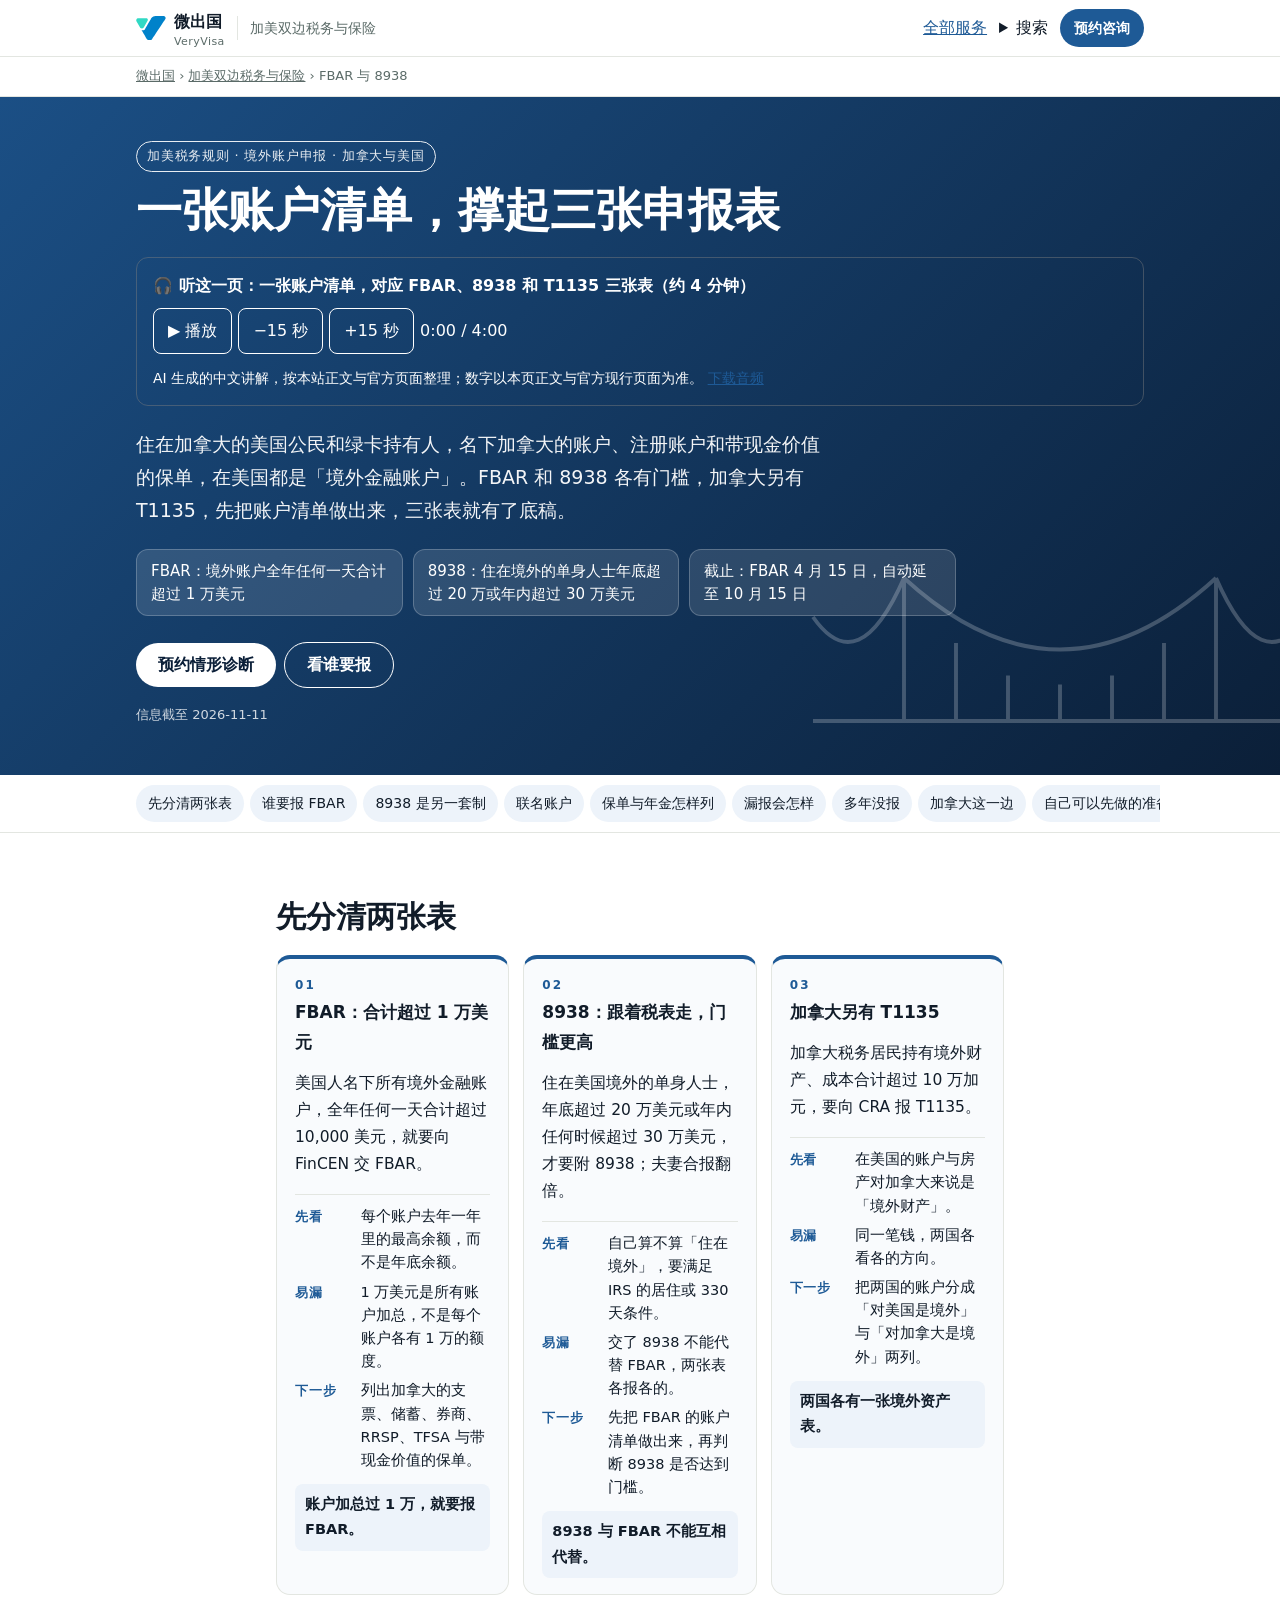
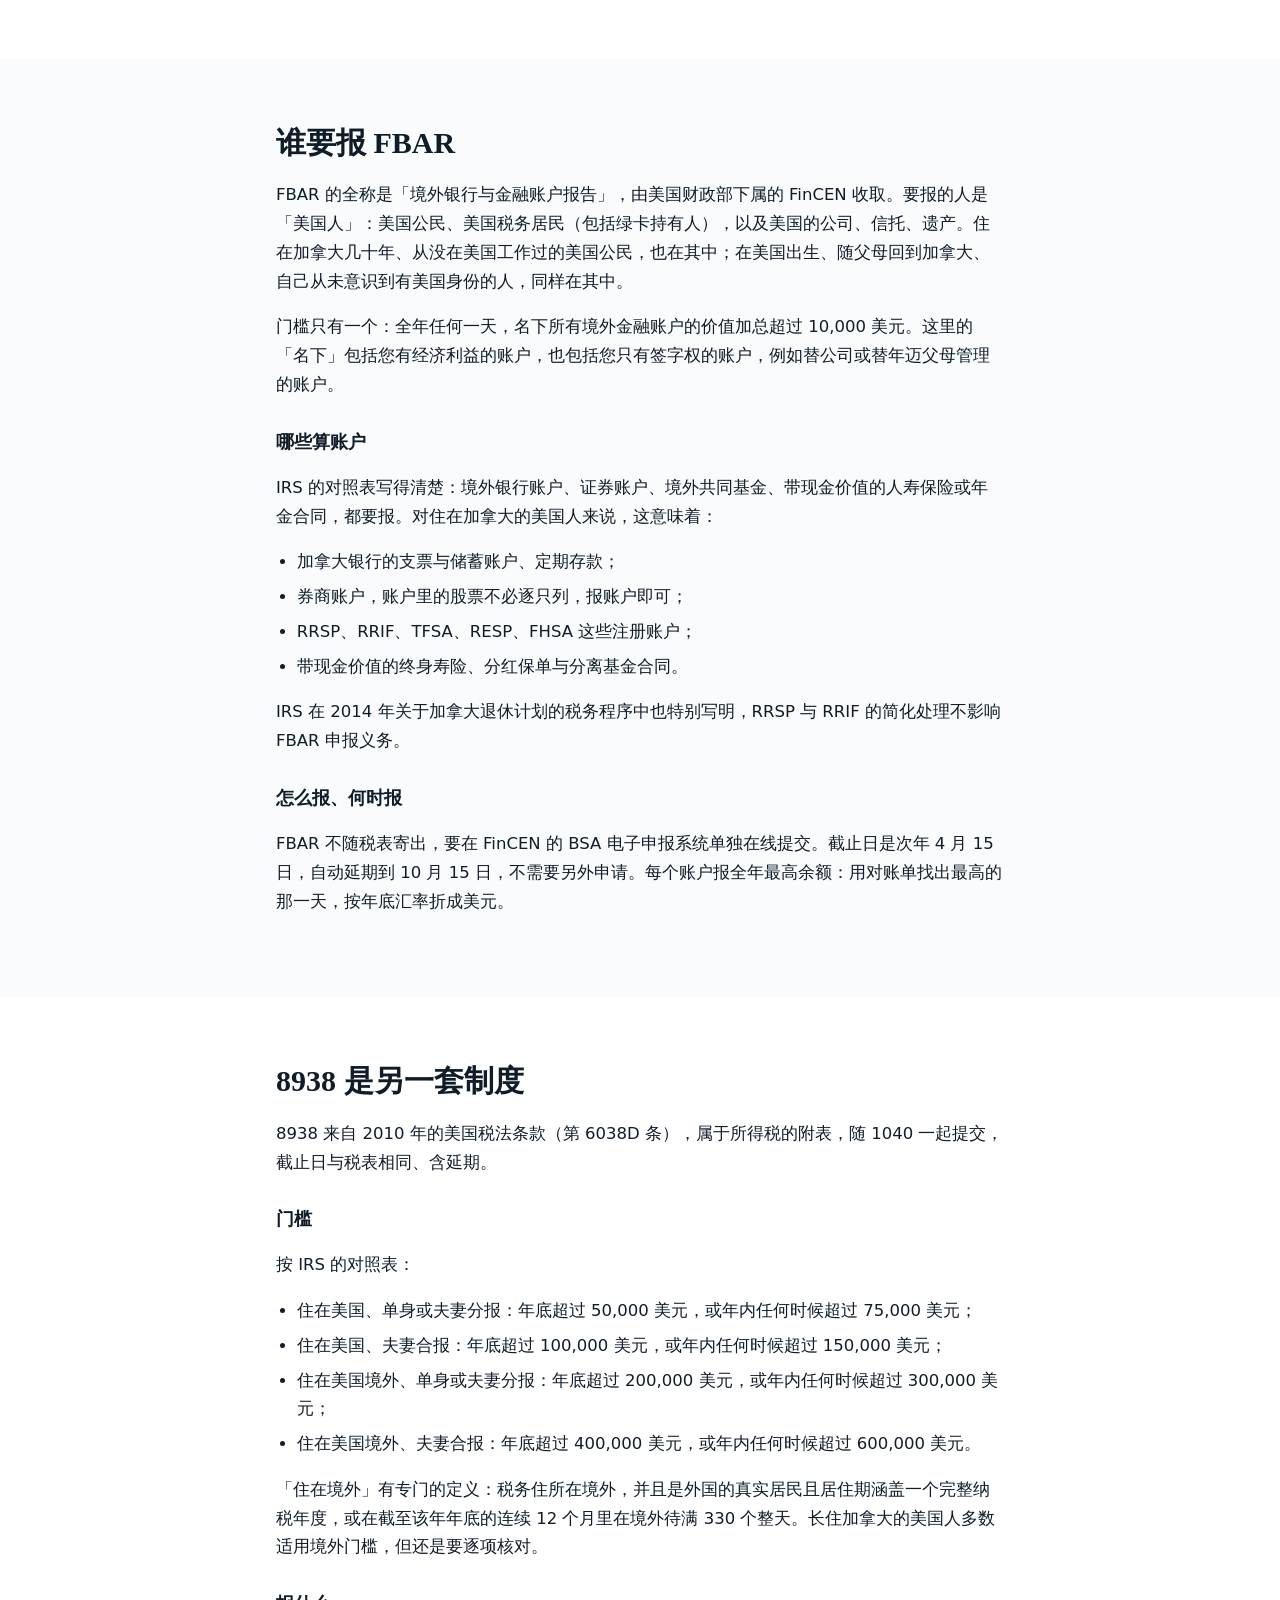
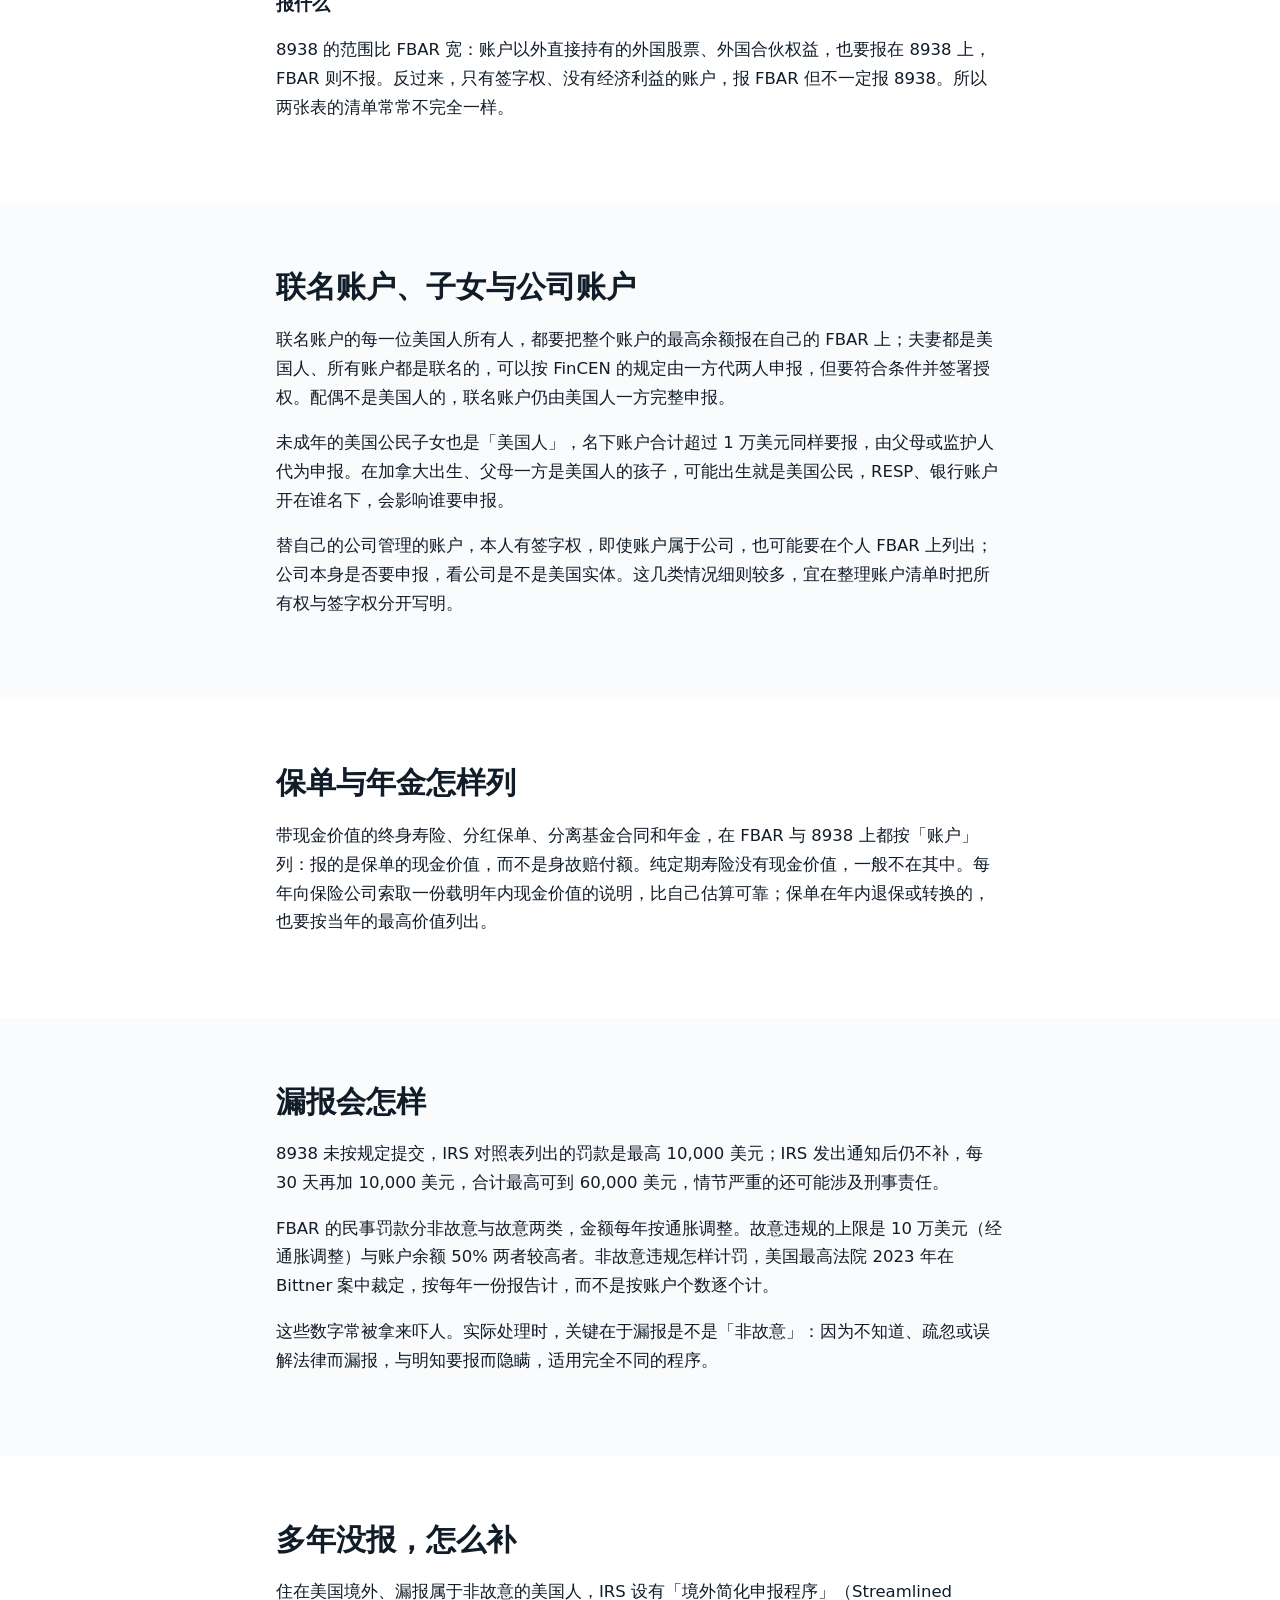
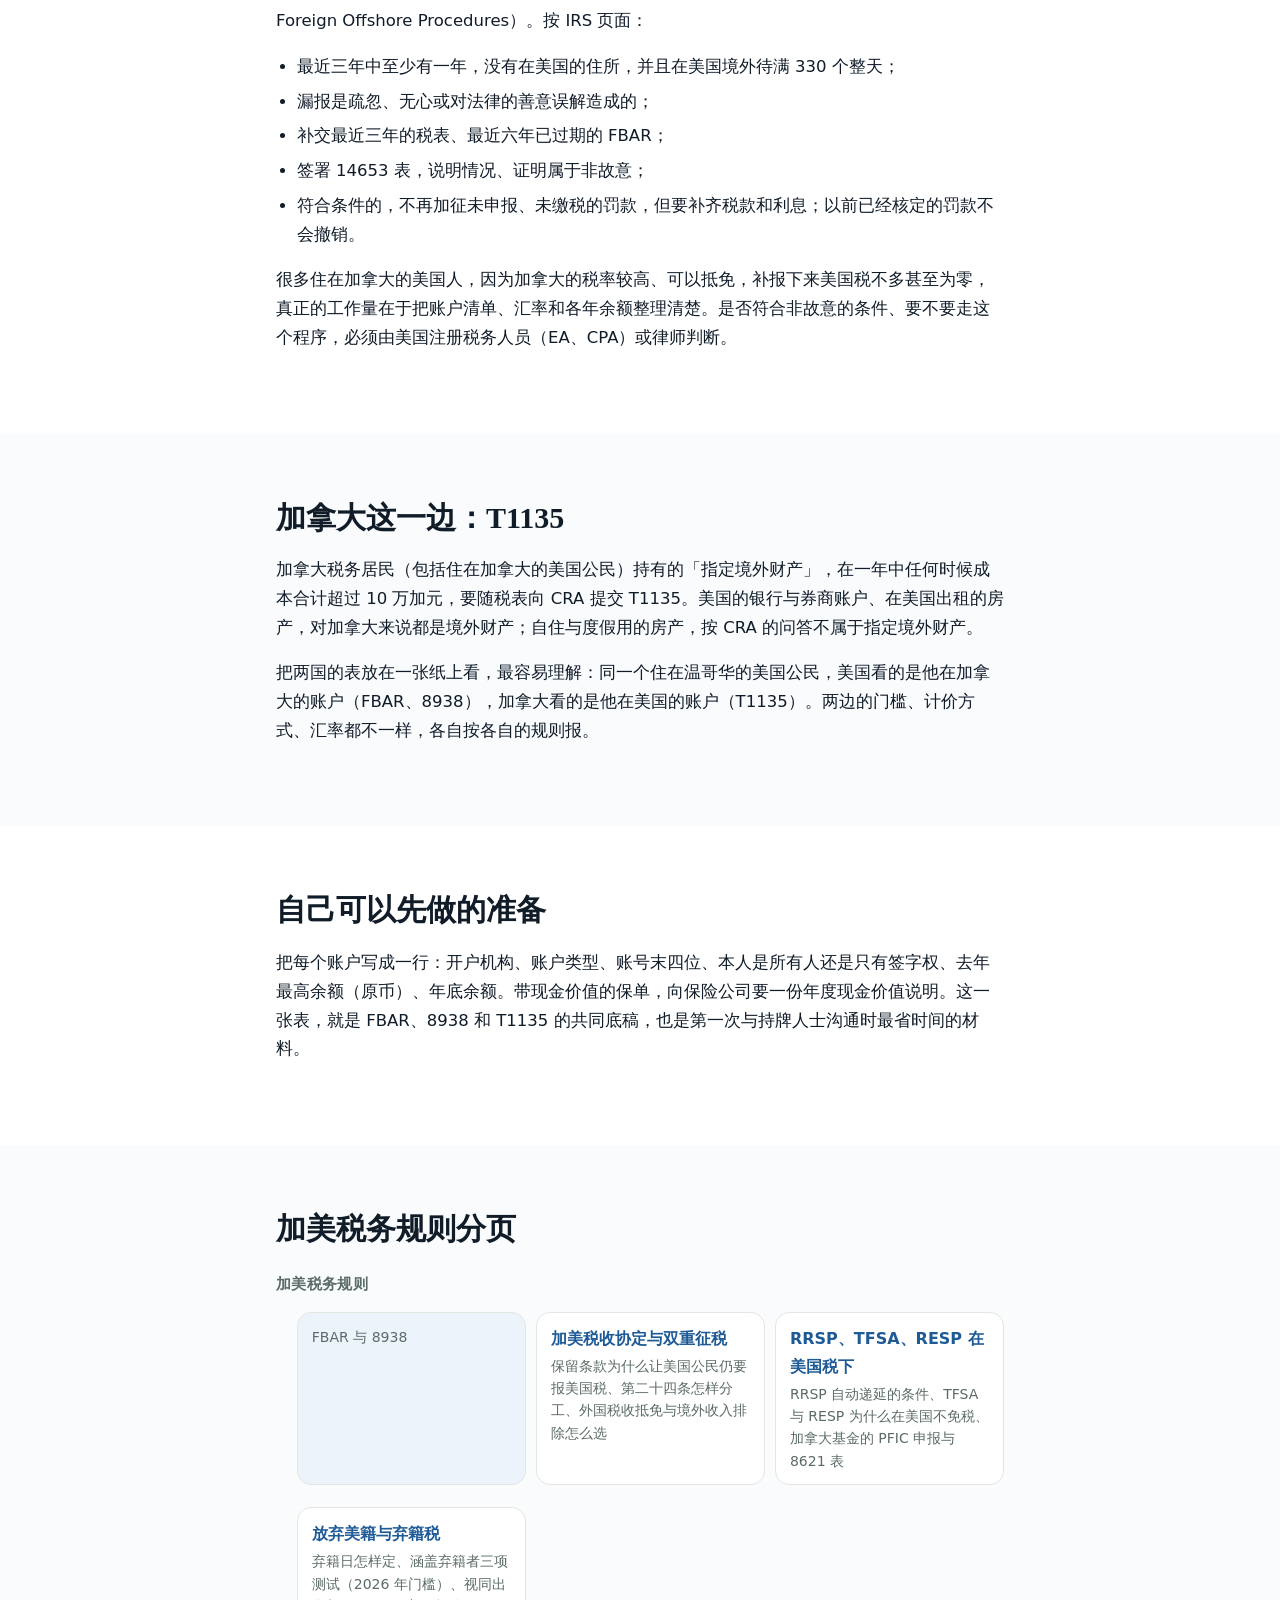
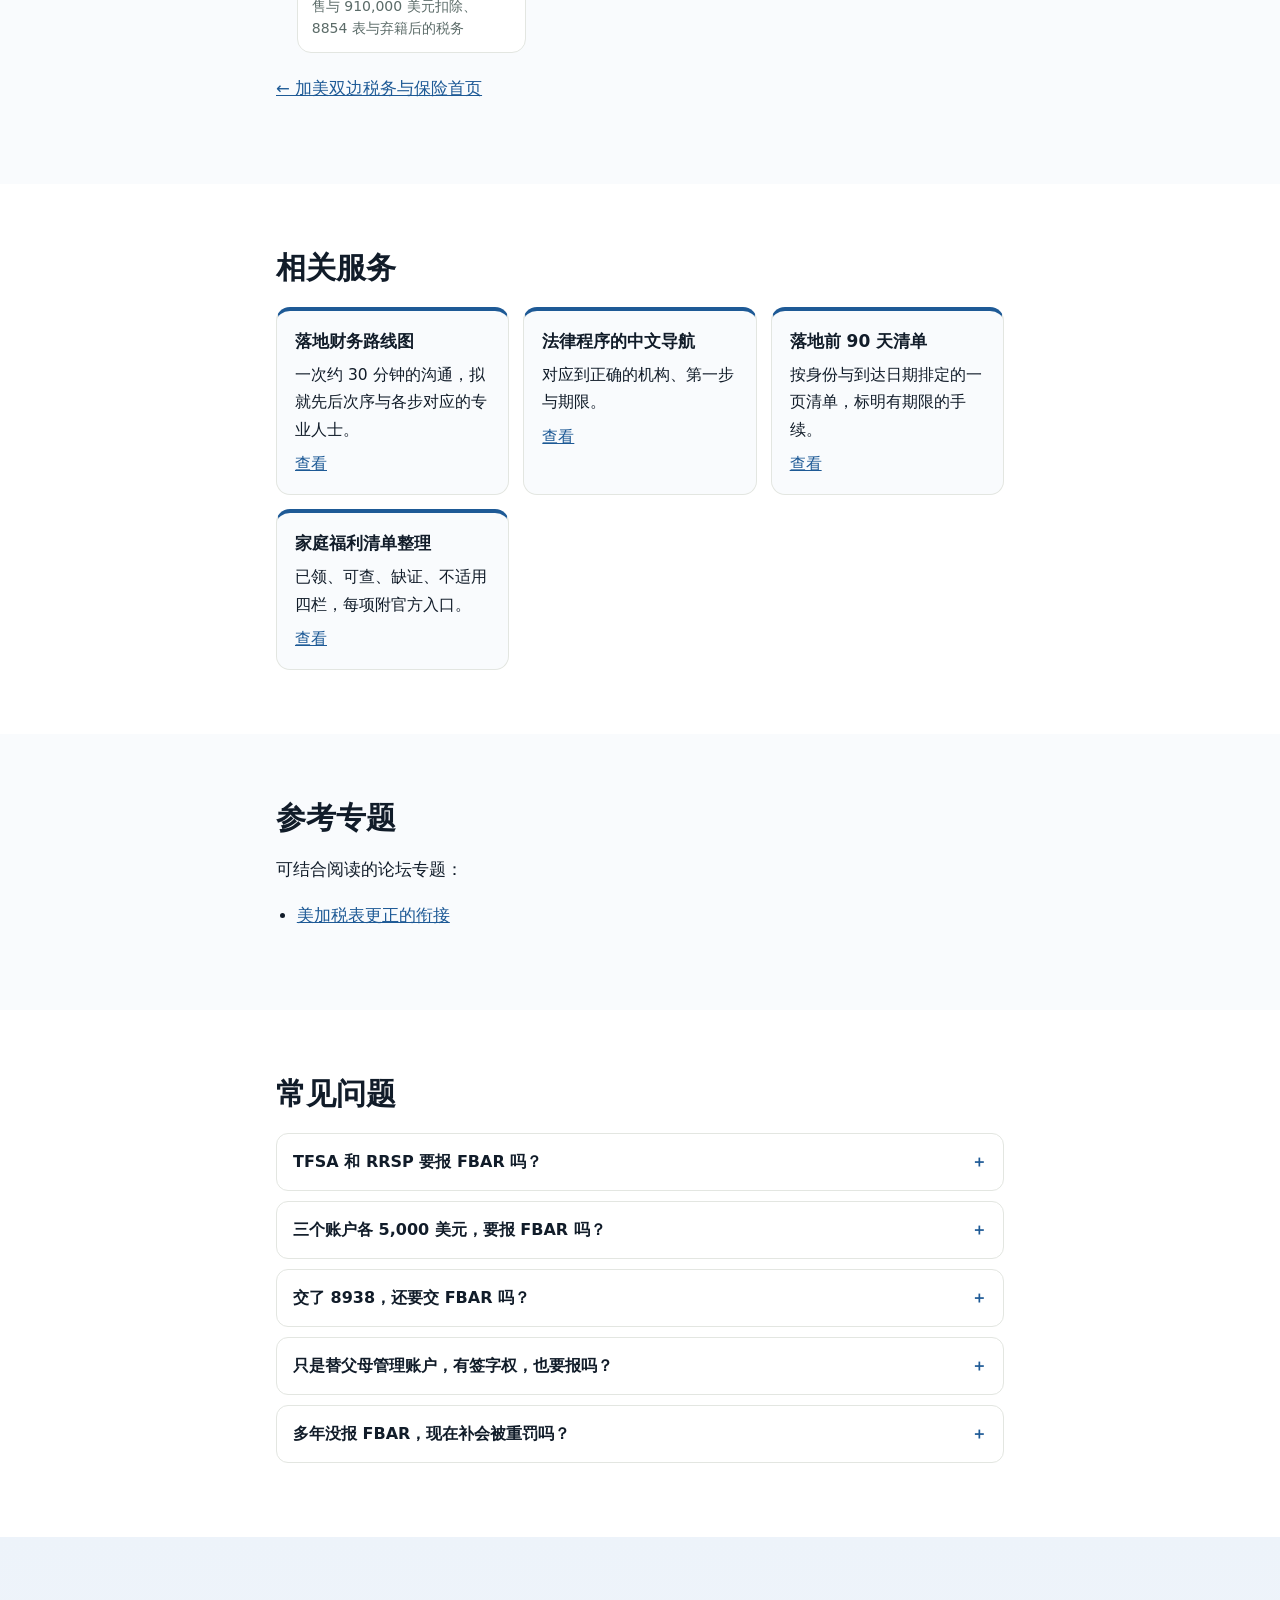
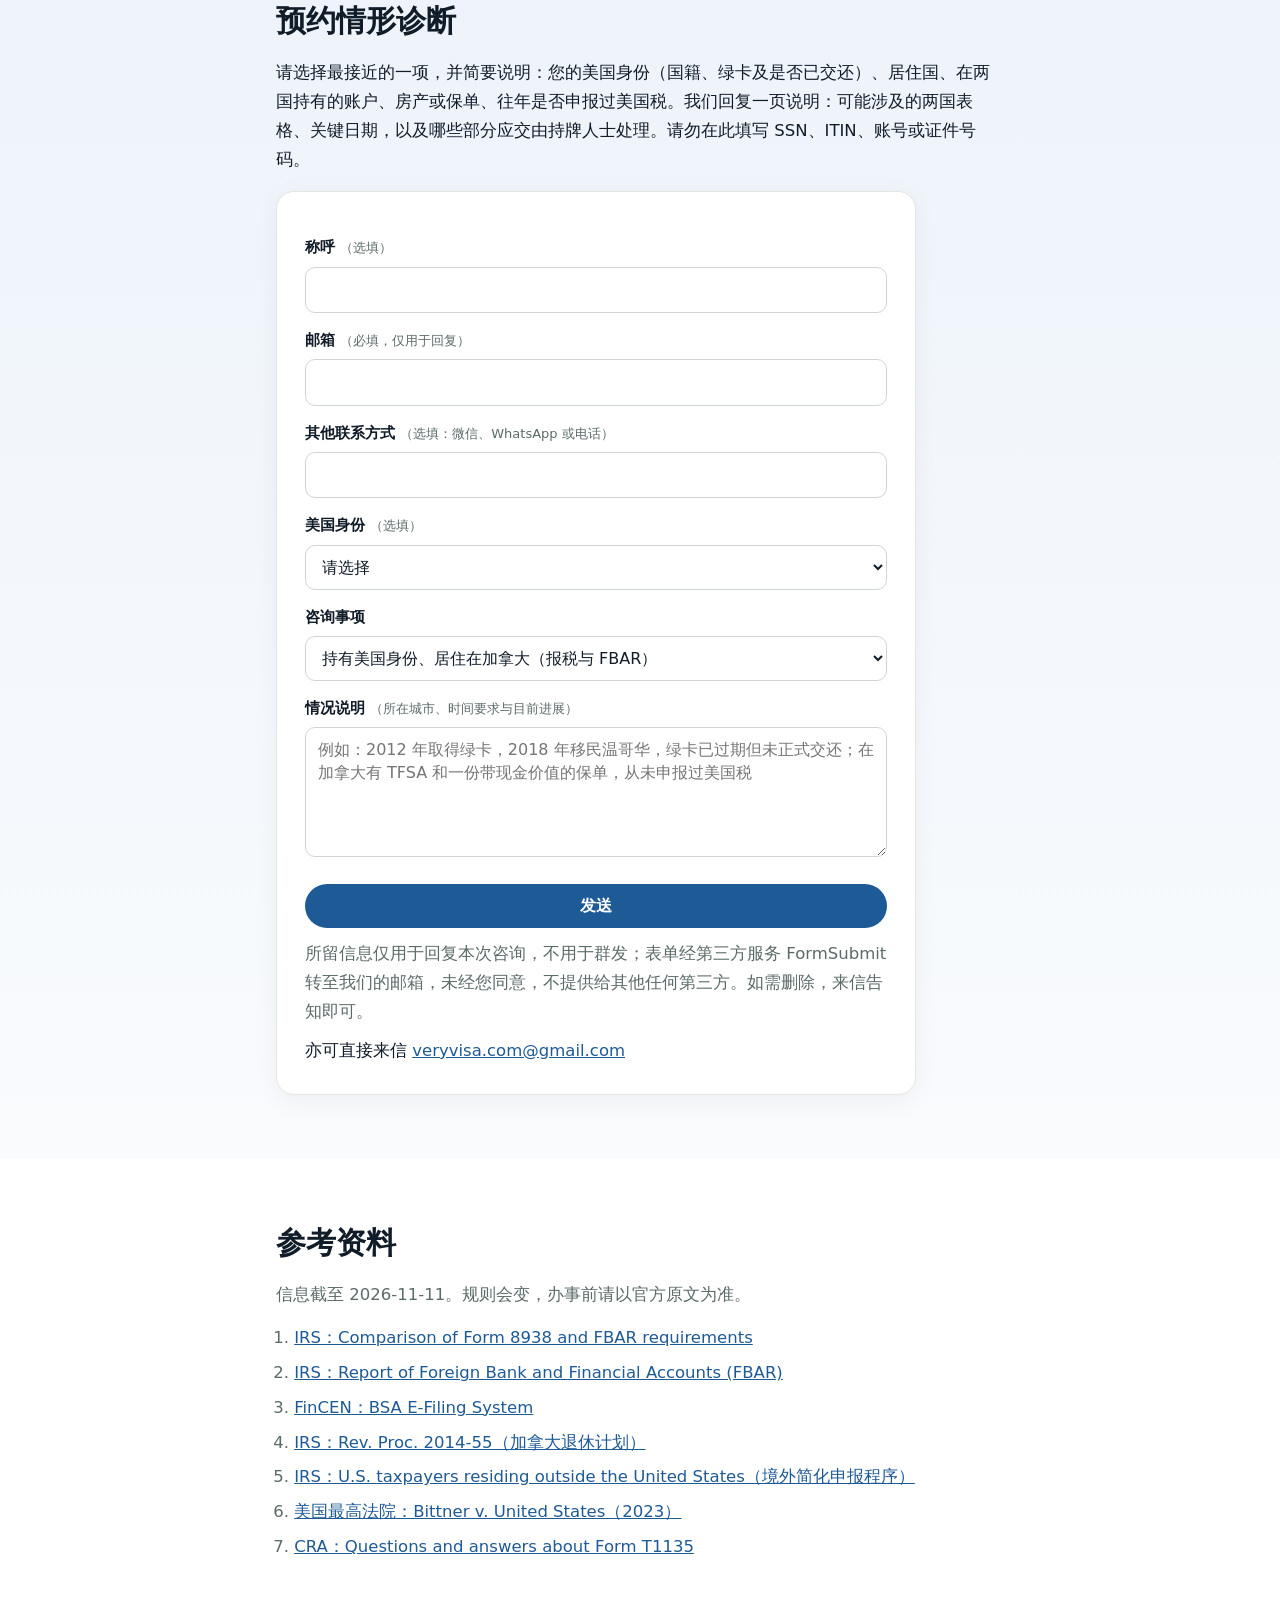
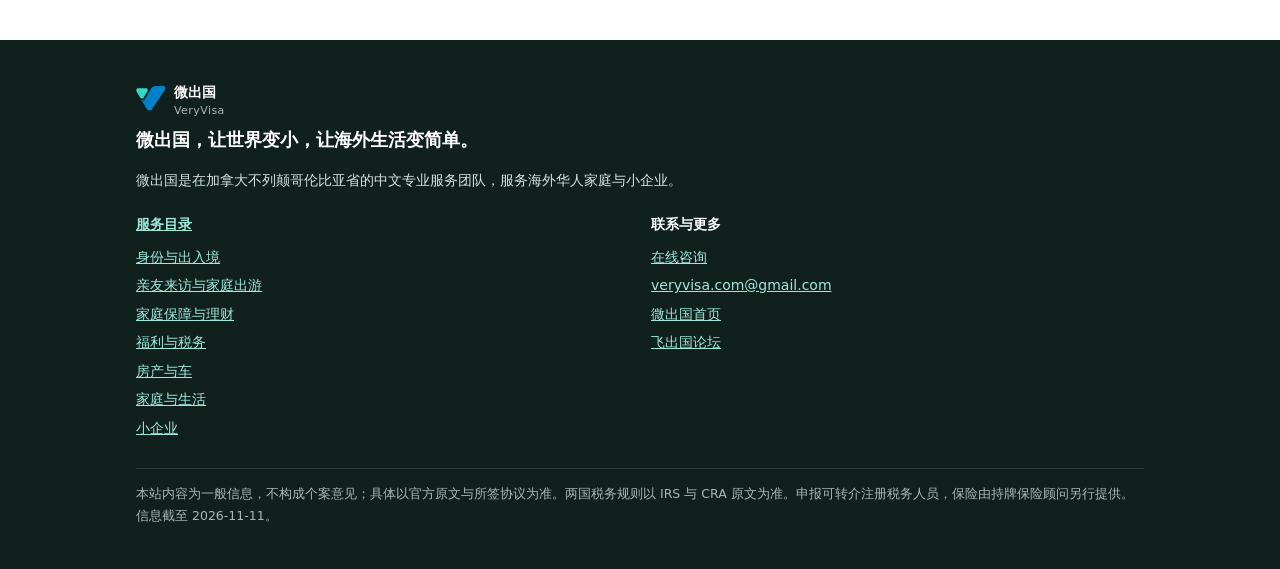
<file: fbar-8938/index.html>
<!doctype html>
<html lang="zh-CN">
<head>
<meta charset="utf-8">
<meta name="viewport" content="width=device-width, initial-scale=1, viewport-fit=cover">
<title>住在加拿大的美国人：FBAR 与 Form 8938 怎么报、门槛多少、漏报怎样补 | 微出国</title>
<meta name="description" content="按 IRS、FinCEN 与 CRA 原文，讲清 FBAR 的 1 万美元合计门槛、8938 在美国境内外的不同门槛、RRSP 与 TFSA 和现金价值保单是否要报、截止日与罚款，以及境外简化申报程序和加拿大 T1135。">
<meta name="keywords" content="FBAR,Form 8938,FinCEN 114,FATCA,住在加拿大的美国人,TFSA FBAR,RRSP FBAR,Streamlined Foreign Offshore,T1135">
<link rel="canonical" href="https://veryvisa.github.io/canada-us-cross-border-tax-insurance/fbar-8938/">
<meta name="theme-color" content="#0b1f38">
<meta property="og:type" content="website">
<meta property="og:locale" content="zh_CN">
<meta property="og:site_name" content="微出国 VeryVisa">
<meta property="og:title" content="FBAR 与 8938：住在加拿大的美国人怎么报">
<meta property="og:description" content="按 IRS、FinCEN 与 CRA 原文，讲清 FBAR 的 1 万美元合计门槛、8938 在美国境内外的不同门槛、RRSP 与 TFSA 和现金价值保单是否要报、截止日与罚款，以及境外简化申报程序和加拿大 T1135。">
<meta property="og:url" content="https://veryvisa.github.io/canada-us-cross-border-tax-insurance/fbar-8938/">

<meta name="twitter:card" content="summary">
<link rel="icon" href="../assets/mark.svg" type="image/svg+xml">
<link rel="alternate" type="text/plain" href="../llms.txt" title="llms.txt">
<link rel="stylesheet" href="../assets/site.css">
<style>:root{--accent:#1e5a96;--accent-ink:#ffffff;--soft:#edf3fa;--ink:#111c29;--bg:#f9fbfd;--hero-a:#1b4f85;--hero-b:#0b1f38;--hero-ink:#ffffff}</style>
<script type="application/ld+json">
{
 "@context": "https://schema.org",
 "@graph": [
  {
   "@type": "Organization",
   "@id": "https://veryvisa.github.io/#org",
   "name": "微出国 VeryVisa",
   "alternateName": [
    "微出国",
    "VeryVisa"
   ],
   "url": "https://veryvisa.github.io/",
   "slogan": "微出国，让世界变小，让海外生活变简单。",
   "description": "微出国是在加拿大不列颠哥伦比亚省的中文专业服务团队，服务海外华人家庭与小企业。",
   "email": "veryvisa.com@gmail.com"
  },
  {
   "@type": "Service",
   "@id": "https://veryvisa.github.io/canada-us-cross-border-tax-insurance/fbar-8938/#service",
   "name": "加美双边税务情形诊断、跨境保险提问清单与持牌专业人士转介",
   "serviceType": "Canada–US cross-border tax situation review and referral to licensed tax professionals and insurance advisors",
   "description": "按 IRS、FinCEN 与 CRA 原文，讲清 FBAR 的 1 万美元合计门槛、8938 在美国境内外的不同门槛、RRSP 与 TFSA 和现金价值保单是否要报、截止日与罚款，以及境外简化申报程序和加拿大 T1135。",
   "provider": {
    "@id": "https://veryvisa.github.io/#org"
   },
   "url": "https://veryvisa.github.io/canada-us-cross-border-tax-insurance/fbar-8938/",
   "inLanguage": "zh-CN",
   "areaServed": [
    {
     "@type": "AdministrativeArea",
     "name": "Canada"
    },
    {
     "@type": "AdministrativeArea",
     "name": "British Columbia"
    },
    {
     "@type": "AdministrativeArea",
     "name": "United States"
    }
   ],
   "audience": {
    "@type": "Audience",
    "audienceType": "住在加拿大的美国公民与绿卡持有人、在美国有资产的加拿大华人家庭"
   }
  },
  {
   "@type": "WebPage",
   "@id": "https://veryvisa.github.io/canada-us-cross-border-tax-insurance/fbar-8938/",
   "url": "https://veryvisa.github.io/canada-us-cross-border-tax-insurance/fbar-8938/",
   "name": "住在加拿大的美国人：FBAR 与 Form 8938 怎么报、门槛多少、漏报怎样补 | 微出国",
   "description": "按 IRS、FinCEN 与 CRA 原文，讲清 FBAR 的 1 万美元合计门槛、8938 在美国境内外的不同门槛、RRSP 与 TFSA 和现金价值保单是否要报、截止日与罚款，以及境外简化申报程序和加拿大 T1135。",
   "inLanguage": "zh-CN",
   "dateModified": "2026-11-11",
   "about": {
    "@id": "https://veryvisa.github.io/canada-us-cross-border-tax-insurance/fbar-8938/#service"
   },
   "publisher": {
    "@id": "https://veryvisa.github.io/#org"
   }
  },
  {
   "@type": "BreadcrumbList",
   "@id": "https://veryvisa.github.io/canada-us-cross-border-tax-insurance/fbar-8938/#crumbs",
   "itemListElement": [
    {
     "@type": "ListItem",
     "position": 1,
     "name": "微出国",
     "item": "https://veryvisa.github.io/"
    },
    {
     "@type": "ListItem",
     "position": 2,
     "name": "加美双边税务与保险",
     "item": "https://veryvisa.github.io/canada-us-cross-border-tax-insurance/"
    },
    {
     "@type": "ListItem",
     "position": 3,
     "name": "FBAR 与 8938",
     "item": "https://veryvisa.github.io/canada-us-cross-border-tax-insurance/fbar-8938/"
    }
   ]
  },
  {
   "@type": "FAQPage",
   "@id": "https://veryvisa.github.io/canada-us-cross-border-tax-insurance/fbar-8938/#faq",
   "mainEntity": [
    {
     "@type": "Question",
     "name": "TFSA 和 RRSP 要报 FBAR 吗？",
     "acceptedAnswer": {
      "@type": "Answer",
      "text": "要。它们是加拿大金融机构维护的账户，对美国人来说属于境外金融账户；IRS 关于加拿大退休计划的 Rev. Proc. 2014-55 也写明，RRSP 的简化处理不影响 FBAR 义务。"
     }
    },
    {
     "@type": "Question",
     "name": "三个账户各 5,000 美元，要报 FBAR 吗？",
     "acceptedAnswer": {
      "@type": "Answer",
      "text": "要。1 万美元门槛按全年任何一天所有账户的合计计算，三个账户加起来超过 1 万美元就要报。"
     }
    },
    {
     "@type": "Question",
     "name": "交了 8938，还要交 FBAR 吗？",
     "acceptedAnswer": {
      "@type": "Answer",
      "text": "要。IRS 写明两套制度分别运行，各自达到门槛就各自申报；8938 随税表交，FBAR 在 FinCEN 系统单独交。"
     }
    },
    {
     "@type": "Question",
     "name": "只是替父母管理账户，有签字权，也要报吗？",
     "acceptedAnswer": {
      "@type": "Answer",
      "text": "FBAR 涵盖有经济利益或有签字权的账户，只有签字权也可能要报；是否适用例外，宜由美国注册税务人员确认。"
     }
    },
    {
     "@type": "Question",
     "name": "多年没报 FBAR，现在补会被重罚吗？",
     "acceptedAnswer": {
      "@type": "Answer",
      "text": "住在境外、漏报属于非故意的，可以考虑 IRS 的境外简化申报程序：补三年税表与六年 FBAR，符合条件的不再加征未申报罚款，但要补税款和利息。是否适用须由持牌人士判断。"
     }
    }
   ]
  }
 ]
}
</script>
</head>
<body>
<header class="vv-top"><div class="wrap">
<a class="vv-brand" href="https://veryvisa.github.io/" aria-label="微出国首页"><svg viewBox="102.305 90.391 73.617 59.957" xmlns="http://www.w3.org/2000/svg">
<path fill="#30D9C4" d="M 107.894531 95.808594 L 127.277344 95.808594 C 127.277344 95.808594 129.507812 95.628906 130.835938 97.679688 C 131.585938 98.910156 131.65625 100.316406 131.082031 101.546875 L 121.609375 117.953125 C 121.609375 117.953125 120.335938 120.65625 117.011719 120.824219 C 113.714844 120.910156 112.242188 118.40625 112.242188 118.40625 L 103.722656 103.652344 C 103.722656 103.652344 102.304688 101.792969 103.09375 99.332031 C 103.878906 96.878906 106.148438 95.773438 107.894531 95.808594 "/>
<path fill="#0082CA" d="M 115.964844 124.792969 C 115.847656 124.59375 116.09375 124.378906 116.277344 124.519531 C 117.195312 125.21875 118.664062 125.902344 120.683594 125.515625 C 122.164062 125.210938 123.550781 124.296875 124.402344 122.757812 C 125.242188 121.300781 138.8125 97.8125 138.8125 97.8125 C 138.8125 97.8125 141.9375 90.917969 150.207031 90.550781 L 169.96875 90.550781 C 169.96875 90.550781 173 90.390625 174.503906 93.40625 C 175.921875 96.433594 173.941406 98.695312 173.667969 99.109375 C 173.394531 99.523438 142.203125 146.726562 142.203125 146.726562 C 142.203125 146.726562 140.003906 150.347656 135.40625 150.347656 C 130.808594 150.347656 128.707031 146.878906 128.417969 146.398438 C 128.175781 145.992188 118.835938 129.78125 115.964844 124.792969 "/></svg><span>微出国<small>VeryVisa</small></span></a>
<a class="vv-site" href="../">加美双边税务与保险</a>
<a class="all-services" href="../../services/">全部服务</a>
<details class="service-search"><summary aria-label="搜索服务">搜索</summary><form action="../../services/" method="get" role="search"><label for="service-q">查找服务</label><input id="service-q" name="q" type="search" maxlength="100" placeholder="事项或关键词"><button type="submit">搜索</button></form></details>
<a class="vv-cta" href="#contact">预约咨询</a>
</div></header>
<nav class="crumbs" aria-label="位置"><div class="wrap"><a href="https://veryvisa.github.io/">微出国</a> › <a href="../">加美双边税务与保险</a> › <span>FBAR 与 8938</span></div></nav><main>
<section class="hero"><div class="motif" aria-hidden="true"><svg viewBox="0 0 400 200" fill="none" stroke="currentColor" stroke-width="3"><path d="M10 150 H390 M80 150 V40 M320 150 V40"/><path d="M80 40 Q200 150 320 40 M10 70 Q45 120 80 40 M320 40 Q355 120 390 70"/><path d="M120 150 V90 M160 150 V115 M200 150 V122 M240 150 V115 M280 150 V90"/></svg></div><div class="wrap">
<p class="kicker">加美税务规则 · 境外账户申报 · 加拿大与美国</p>
<h1>一张账户清单，撑起三张申报表</h1><!--site-audio:begin--><section class="site-audio" data-site-audio="xb-fbar-8938-t1135" aria-label="音频讲解" style="margin:18px 0 22px;padding:14px 16px;border:1px solid rgba(127,127,127,.45);border-radius:12px"><p style="margin:0 0 8px;font-weight:600">🎧 听这一页：一张账户清单，对应 FBAR、8938 和 T1135 三张表（约 4 分钟）</p><audio id="sa-xb-fbar-8938-t1135" preload="none" src="../assets/audio/xb-fbar-8938-t1135.m4a" ontimeupdate="var s=Math.floor(this.currentTime),d=Math.floor(this.duration||0);this.parentNode.querySelector(&#x27;[data-sa-time]&#x27;).textContent=Math.floor(s/60)+&#x27;:&#x27;+(&#x27;0&#x27;+s%60).slice(-2)+&#x27; / &#x27;+Math.floor(d/60)+&#x27;:&#x27;+(&#x27;0&#x27;+d%60).slice(-2)"></audio><button type="button" style="min-height:44px;min-width:44px;padding:8px 14px;margin:0 6px 6px 0;border:1px solid currentColor;border-radius:8px;background:transparent;color:inherit;font:inherit;cursor:pointer" onclick="var a=document.getElementById(&#x27;sa-xb-fbar-8938-t1135&#x27;);if(a.paused){a.play();this.textContent=&#x27;⏸ 暂停&#x27;}else{a.pause();this.textContent=&#x27;▶ 播放&#x27;}">▶ 播放</button><button type="button" style="min-height:44px;min-width:44px;padding:8px 14px;margin:0 6px 6px 0;border:1px solid currentColor;border-radius:8px;background:transparent;color:inherit;font:inherit;cursor:pointer" aria-label="后退 15 秒" onclick="var a=document.getElementById(&#x27;sa-xb-fbar-8938-t1135&#x27;);a.currentTime=Math.max(0,a.currentTime+(-15))">−15 秒</button><button type="button" style="min-height:44px;min-width:44px;padding:8px 14px;margin:0 6px 6px 0;border:1px solid currentColor;border-radius:8px;background:transparent;color:inherit;font:inherit;cursor:pointer" aria-label="前进 15 秒" onclick="var a=document.getElementById(&#x27;sa-xb-fbar-8938-t1135&#x27;);a.currentTime=Math.max(0,a.currentTime+(15))">+15 秒</button><span data-sa-time style="font-variant-numeric:tabular-nums">0:00 / 4:00</span><p style="margin:6px 0 0;font-size:14px">AI 生成的中文讲解，按本站正文与官方页面整理；数字以本页正文与官方现行页面为准。 <a href="../assets/audio/xb-fbar-8938-t1135.m4a" download>下载音频</a></p></section><!--site-audio:end-->
<p class="sub">住在加拿大的美国公民和绿卡持有人，名下加拿大的账户、注册账户和带现金价值的保单，在美国都是「境外金融账户」。FBAR 和 8938 各有门槛，加拿大另有 T1135，先把账户清单做出来，三张表就有了底稿。</p>
<ul class="hero-points"><li>FBAR：境外账户全年任何一天合计超过 1 万美元</li><li>8938：住在境外的单身人士年底超过 20 万或年内超过 30 万美元</li><li>截止：FBAR 4 月 15 日，自动延至 10 月 15 日</li></ul>
<a class="btn btn-primary" href="#contact">预约情形诊断</a><a class="btn btn-ghost" href="#who">看谁要报</a>
<p class="asof">信息截至 2026-11-11</p>
</div></section>

<nav class="toc" aria-label="本页目录"><div class="wrap"><a href="#at-a-glance">先分清两张表</a><a href="#who">谁要报 FBAR</a><a href="#form-8938-rules">8938 是另一套制</a><a href="#joint">联名账户</a><a href="#policies">保单与年金怎样列</a><a href="#penalties">漏报会怎样</a><a href="#catch-up">多年没报</a><a href="#canada-side">加拿大这一边</a><a href="#prepare">自己可以先做的准备</a><a href="#faq">常见问题</a><a href="#contact">咨询</a></div></nav>
<section class="sec" id="at-a-glance"><div class="wrap narrow"><h2>先分清两张表</h2>
<div class="cards kcards"><article class="card kcard" id="card-fbar-10k"><p class="kc-no">01</p><h3>FBAR：合计超过 1 万美元</h3><div class="kc-body"><p>美国人名下所有境外金融账户，全年任何一天合计超过 10,000 美元，就要向 FinCEN 交 FBAR。</p></div><dl class="kc-guide"><div><dt>先看</dt><dd>每个账户去年一年里的最高余额，而不是年底余额。</dd></div><div><dt>易漏</dt><dd>1 万美元是所有账户加总，不是每个账户各有 1 万的额度。</dd></div><div><dt>下一步</dt><dd>列出加拿大的支票、储蓄、券商、RRSP、TFSA 与带现金价值的保单。</dd></div></dl><p class="kc-take">账户加总过 1 万，就要报 FBAR。</p></article><article class="card kcard" id="card-form-8938"><p class="kc-no">02</p><h3>8938：跟着税表走，门槛更高</h3><div class="kc-body"><p>住在美国境外的单身人士，年底超过 20 万美元或年内任何时候超过 30 万美元，才要附 8938；夫妻合报翻倍。</p></div><dl class="kc-guide"><div><dt>先看</dt><dd>自己算不算「住在境外」，要满足 IRS 的居住或 330 天条件。</dd></div><div><dt>易漏</dt><dd>交了 8938 不能代替 FBAR，两张表各报各的。</dd></div><div><dt>下一步</dt><dd>先把 FBAR 的账户清单做出来，再判断 8938 是否达到门槛。</dd></div></dl><p class="kc-take">8938 与 FBAR 不能互相代替。</p></article><article class="card kcard" id="card-t1135"><p class="kc-no">03</p><h3>加拿大另有 T1135</h3><div class="kc-body"><p>加拿大税务居民持有境外财产、成本合计超过 10 万加元，要向 CRA 报 T1135。</p></div><dl class="kc-guide"><div><dt>先看</dt><dd>在美国的账户与房产对加拿大来说是「境外财产」。</dd></div><div><dt>易漏</dt><dd>同一笔钱，两国各看各的方向。</dd></div><div><dt>下一步</dt><dd>把两国的账户分成「对美国是境外」与「对加拿大是境外」两列。</dd></div></dl><p class="kc-take">两国各有一张境外资产表。</p></article></div>
</div></section><section class="sec" id="who"><div class="wrap narrow"><h2>谁要报 FBAR</h2>
<p>FBAR 的全称是「境外银行与金融账户报告」，由美国财政部下属的 FinCEN 收取。要报的人是「美国人」：美国公民、美国税务居民（包括绿卡持有人），以及美国的公司、信托、遗产。住在加拿大几十年、从没在美国工作过的美国公民，也在其中；在美国出生、随父母回到加拿大、自己从未意识到有美国身份的人，同样在其中。</p>
<p>门槛只有一个：全年任何一天，名下所有境外金融账户的价值加总超过 10,000 美元。这里的「名下」包括您有经济利益的账户，也包括您只有签字权的账户，例如替公司或替年迈父母管理的账户。</p>
<h3>哪些算账户</h3>
<p>IRS 的对照表写得清楚：境外银行账户、证券账户、境外共同基金、带现金价值的人寿保险或年金合同，都要报。对住在加拿大的美国人来说，这意味着：</p>
<ul><li>加拿大银行的支票与储蓄账户、定期存款；</li><li>券商账户，账户里的股票不必逐只列，报账户即可；</li><li>RRSP、RRIF、TFSA、RESP、FHSA 这些注册账户；</li><li>带现金价值的终身寿险、分红保单与分离基金合同。</li></ul>
<p>IRS 在 2014 年关于加拿大退休计划的税务程序中也特别写明，RRSP 与 RRIF 的简化处理不影响 FBAR 申报义务。</p>
<h3>怎么报、何时报</h3>
<p>FBAR 不随税表寄出，要在 FinCEN 的 BSA 电子申报系统单独在线提交。截止日是次年 4 月 15 日，自动延期到 10 月 15 日，不需要另外申请。每个账户报全年最高余额：用对账单找出最高的那一天，按年底汇率折成美元。</p>
</div></section><section class="sec" id="form-8938-rules"><div class="wrap narrow"><h2>8938 是另一套制度</h2>
<p>8938 来自 2010 年的美国税法条款（第 6038D 条），属于所得税的附表，随 1040 一起提交，截止日与税表相同、含延期。</p>
<h3>门槛</h3>
<p>按 IRS 的对照表：</p>
<ul><li>住在美国、单身或夫妻分报：年底超过 50,000 美元，或年内任何时候超过 75,000 美元；</li><li>住在美国、夫妻合报：年底超过 100,000 美元，或年内任何时候超过 150,000 美元；</li><li>住在美国境外、单身或夫妻分报：年底超过 200,000 美元，或年内任何时候超过 300,000 美元；</li><li>住在美国境外、夫妻合报：年底超过 400,000 美元，或年内任何时候超过 600,000 美元。</li></ul>
<p>「住在境外」有专门的定义：税务住所在境外，并且是外国的真实居民且居住期涵盖一个完整纳税年度，或在截至该年年底的连续 12 个月里在境外待满 330 个整天。长住加拿大的美国人多数适用境外门槛，但还是要逐项核对。</p>
<h3>报什么</h3>
<p>8938 的范围比 FBAR 宽：账户以外直接持有的外国股票、外国合伙权益，也要报在 8938 上，FBAR 则不报。反过来，只有签字权、没有经济利益的账户，报 FBAR 但不一定报 8938。所以两张表的清单常常不完全一样。</p>
</div></section><section class="sec" id="joint"><div class="wrap narrow"><h2>联名账户、子女与公司账户</h2>
<p>联名账户的每一位美国人所有人，都要把整个账户的最高余额报在自己的 FBAR 上；夫妻都是美国人、所有账户都是联名的，可以按 FinCEN 的规定由一方代两人申报，但要符合条件并签署授权。配偶不是美国人的，联名账户仍由美国人一方完整申报。</p>
<p>未成年的美国公民子女也是「美国人」，名下账户合计超过 1 万美元同样要报，由父母或监护人代为申报。在加拿大出生、父母一方是美国人的孩子，可能出生就是美国公民，RESP、银行账户开在谁名下，会影响谁要申报。</p>
<p>替自己的公司管理的账户，本人有签字权，即使账户属于公司，也可能要在个人 FBAR 上列出；公司本身是否要申报，看公司是不是美国实体。这几类情况细则较多，宜在整理账户清单时把所有权与签字权分开写明。</p>
</div></section><section class="sec" id="policies"><div class="wrap narrow"><h2>保单与年金怎样列</h2>
<p>带现金价值的终身寿险、分红保单、分离基金合同和年金，在 FBAR 与 8938 上都按「账户」列：报的是保单的现金价值，而不是身故赔付额。纯定期寿险没有现金价值，一般不在其中。每年向保险公司索取一份载明年内现金价值的说明，比自己估算可靠；保单在年内退保或转换的，也要按当年的最高价值列出。</p>
</div></section><section class="sec" id="penalties"><div class="wrap narrow"><h2>漏报会怎样</h2>
<p>8938 未按规定提交，IRS 对照表列出的罚款是最高 10,000 美元；IRS 发出通知后仍不补，每 30 天再加 10,000 美元，合计最高可到 60,000 美元，情节严重的还可能涉及刑事责任。</p>
<p>FBAR 的民事罚款分非故意与故意两类，金额每年按通胀调整。故意违规的上限是 10 万美元（经通胀调整）与账户余额 50% 两者较高者。非故意违规怎样计罚，美国最高法院 2023 年在 Bittner 案中裁定，按每年一份报告计，而不是按账户个数逐个计。</p>
<p>这些数字常被拿来吓人。实际处理时，关键在于漏报是不是「非故意」：因为不知道、疏忽或误解法律而漏报，与明知要报而隐瞒，适用完全不同的程序。</p>
</div></section><section class="sec" id="catch-up"><div class="wrap narrow"><h2>多年没报，怎么补</h2>
<p>住在美国境外、漏报属于非故意的美国人，IRS 设有「境外简化申报程序」（Streamlined Foreign Offshore Procedures）。按 IRS 页面：</p>
<ul><li>最近三年中至少有一年，没有在美国的住所，并且在美国境外待满 330 个整天；</li><li>漏报是疏忽、无心或对法律的善意误解造成的；</li><li>补交最近三年的税表、最近六年已过期的 FBAR；</li><li>签署 14653 表，说明情况、证明属于非故意；</li><li>符合条件的，不再加征未申报、未缴税的罚款，但要补齐税款和利息；以前已经核定的罚款不会撤销。</li></ul>
<p>很多住在加拿大的美国人，因为加拿大的税率较高、可以抵免，补报下来美国税不多甚至为零，真正的工作量在于把账户清单、汇率和各年余额整理清楚。是否符合非故意的条件、要不要走这个程序，必须由美国注册税务人员（EA、CPA）或律师判断。</p>
</div></section><section class="sec" id="canada-side"><div class="wrap narrow"><h2>加拿大这一边：T1135</h2>
<p>加拿大税务居民（包括住在加拿大的美国公民）持有的「指定境外财产」，在一年中任何时候成本合计超过 10 万加元，要随税表向 CRA 提交 T1135。美国的银行与券商账户、在美国出租的房产，对加拿大来说都是境外财产；自住与度假用的房产，按 CRA 的问答不属于指定境外财产。</p>
<p>把两国的表放在一张纸上看，最容易理解：同一个住在温哥华的美国公民，美国看的是他在加拿大的账户（FBAR、8938），加拿大看的是他在美国的账户（T1135）。两边的门槛、计价方式、汇率都不一样，各自按各自的规则报。</p>
</div></section><section class="sec" id="prepare"><div class="wrap narrow"><h2>自己可以先做的准备</h2>
<p>把每个账户写成一行：开户机构、账户类型、账号末四位、本人是所有人还是只有签字权、去年最高余额（原币）、年底余额。带现金价值的保单，向保险公司要一份年度现金价值说明。这一张表，就是 FBAR、8938 和 T1135 的共同底稿，也是第一次与持牌人士沟通时最省时间的材料。</p>
</div></section>
<section class="sec pages" id="pages"><div class="wrap narrow"><h2>加美税务规则分页</h2><h3>加美税务规则</h3><ul class="pagenav"><li class="cur"><span>FBAR 与 8938</span></li><li><a href="../treaty-double-tax/"><strong>加美税收协定与双重征税</strong><span>保留条款为什么让美国公民仍要报美国税、第二十四条怎样分工、外国税收抵免与境外收入排除怎么选</span></a></li><li><a href="../registered-accounts-us/"><strong>RRSP、TFSA、RESP 在美国税下</strong><span>RRSP 自动递延的条件、TFSA 与 RESP 为什么在美国不免税、加拿大基金的 PFIC 申报与 8621 表</span></a></li><li><a href="../renounce-exit-tax/"><strong>放弃美籍与弃籍税</strong><span>弃籍日怎样定、涵盖弃籍者三项测试（2026 年门槛）、视同出售与 910,000 美元扣除、8854 表与弃籍后的税务</span></a></li></ul><p class="pagenav-home"><a href="../">← 加美双边税务与保险首页</a></p></div></section><section class="sec" id="related"><div class="wrap narrow"><h2>相关服务</h2><div class="cards"><div class="card" data-service="finance.financial-roadmap"><h3>落地财务路线图</h3><p>一次约 30 分钟的沟通，拟就先后次序与各步对应的专业人士。</p><a href="../../canada-personal-business-financial-consulting/">查看</a></div><div class="card" data-service="family.legal"><h3>法律程序的中文导航</h3><p>对应到正确的机构、第一步与期限。</p><a href="../../canada-legal-support-navigation/">查看</a></div><div class="card" data-service="status.first-days"><h3>落地前 90 天清单</h3><p>按身份与到达日期排定的一页清单，标明有期限的手续。</p><a href="../../canada-newcomer-first-90-days/">查看</a></div><div class="card" data-service="benefits-tax.checklist"><h3>家庭福利清单整理</h3><p>已领、可查、缺证、不适用四栏，每项附官方入口。</p><a href="../../canada-benefits-eligibility-checker/">查看</a></div></div></div></section><section class="sec" id="forum-topics"><div class="wrap narrow"><h2>参考专题</h2><p>可结合阅读的论坛专题：</p><ul><li><a href="https://bbs.fcgvisa.com/t/49597">美加税表更正的衔接</a></li></ul></div></section><section class="sec faq" id="faq"><div class="wrap narrow"><h2>常见问题</h2><details><summary>TFSA 和 RRSP 要报 FBAR 吗？</summary><p>要。它们是加拿大金融机构维护的账户，对美国人来说属于境外金融账户；IRS 关于加拿大退休计划的 Rev. Proc. 2014-55 也写明，RRSP 的简化处理不影响 FBAR 义务。</p></details><details><summary>三个账户各 5,000 美元，要报 FBAR 吗？</summary><p>要。1 万美元门槛按全年任何一天所有账户的合计计算，三个账户加起来超过 1 万美元就要报。</p></details><details><summary>交了 8938，还要交 FBAR 吗？</summary><p>要。IRS 写明两套制度分别运行，各自达到门槛就各自申报；8938 随税表交，FBAR 在 FinCEN 系统单独交。</p></details><details><summary>只是替父母管理账户，有签字权，也要报吗？</summary><p>FBAR 涵盖有经济利益或有签字权的账户，只有签字权也可能要报；是否适用例外，宜由美国注册税务人员确认。</p></details><details><summary>多年没报 FBAR，现在补会被重罚吗？</summary><p>住在境外、漏报属于非故意的，可以考虑 IRS 的境外简化申报程序：补三年税表与六年 FBAR，符合条件的不再加征未申报罚款，但要补税款和利息。是否适用须由持牌人士判断。</p></details></div></section>

<section class="sec contact" id="contact"><div class="wrap narrow">
<h2>预约情形诊断</h2>
<p>请选择最接近的一项，并简要说明：您的美国身份（国籍、绿卡及是否已交还）、居住国、在两国持有的账户、房产或保单、往年是否申报过美国税。我们回复一页说明：可能涉及的两国表格、关键日期，以及哪些部分应交由持牌人士处理。请勿在此填写 SSN、ITIN、账号或证件号码。</p>
<form class="form" data-vv-form action="https://formsubmit.co/ajax/veryvisa.com@gmail.com" method="POST" data-mailto="mailto:veryvisa.com@gmail.com?subject=%5B%E5%BE%AE%E5%87%BA%E5%9B%BD%C2%B7%E5%8A%A0%E7%BE%8E%E5%8F%8C%E8%BE%B9%E7%A8%8E%E5%8A%A1%E4%B8%8E%E4%BF%9D%E9%99%A9%5D%20%E5%92%A8%E8%AF%A2">
  <input type="hidden" name="_subject" value="[微出国·加美双边税务与保险] 新咨询">
  <input type="hidden" name="_template" value="table">
  <input type="hidden" name="_captcha" value="false">
  <input type="hidden" name="site" value="canada-us-cross-border-tax-insurance">
  <input type="hidden" name="page" value="">
  <input type="hidden" name="referrer" value="">
  <input type="hidden" name="utm_source" value="">
  <input type="hidden" name="utm_medium" value="">
  <input type="hidden" name="utm_campaign" value="">
  <input type="hidden" name="submitted_at" value="">
  <div class="hp" aria-hidden="true"><label>请勿填写<input type="text" name="_honey" tabindex="-1" autocomplete="off"></label></div>
  <label for="f-name">称呼 <span class="opt">（选填）</span></label>
  <input id="f-name" name="name" type="text" autocomplete="name" maxlength="60">
  <label for="f-email">邮箱 <span class="opt">（必填，仅用于回复）</span></label>
  <input id="f-email" name="email" type="email" required autocomplete="email" inputmode="email" maxlength="120">
  <label for="f-other">其他联系方式 <span class="opt">（选填：微信、WhatsApp 或电话）</span></label>
  <input id="f-other" name="other_contact" type="text" maxlength="120">
  <label for="f-x0">美国身份 <span class="opt">（选填）</span></label>
  <select id="f-x0" name="us_status"><option value="">请选择</option><option value="美国公民">美国公民</option><option value="绿卡（仍有效）">绿卡（仍有效）</option><option value="绿卡（已过期，未正式交还）">绿卡（已过期，未正式交还）</option><option value="已正式交还绿卡">已正式交还绿卡</option><option value="无美国身份，但在美国有资产">无美国身份，但在美国有资产</option><option value="不确定">不确定</option></select>
  <label for="f-service">咨询事项</label>
  <select id="f-service" name="service"><option value="持有美国身份、居住在加拿大（报税与 FBAR）" selected>持有美国身份、居住在加拿大（报税与 FBAR）</option><option value="TFSA、RESP、RRSP 与美国身份">TFSA、RESP、RRSP 与美国身份</option><option value="美国房产、雪鸟与遗产税">美国房产、雪鸟与遗产税</option><option value="迁往美国或迁回加拿大">迁往美国或迁回加拿大</option><option value="投保前的跨境问题">投保前的跨境问题</option><option value="美国出生的孩子（RESP、SSN）">美国出生的孩子（RESP、SSN）</option><option value="多年未报美国税，拟补救">多年未报美国税，拟补救</option><option value="其他问题">其他问题</option></select>
  <label for="f-msg">情况说明 <span class="opt">（所在城市、时间要求与目前进展）</span></label>
  <textarea id="f-msg" name="message" maxlength="4000" placeholder="例如：2012 年取得绿卡，2018 年移民温哥华，绿卡已过期但未正式交还；在加拿大有 TFSA 和一份带现金价值的保单，从未申报过美国税"></textarea>
  <button class="btn" type="submit">发送</button>
  <p class="form-msg" role="status" aria-live="polite"></p>
  <p class="privacy">所留信息仅用于回复本次咨询，不用于群发；表单经第三方服务 FormSubmit 转至我们的邮箱，未经您同意，不提供给其他任何第三方。如需删除，来信告知即可。</p>
  <p class="mailto">亦可直接来信 <a href="mailto:veryvisa.com@gmail.com?subject=%5B%E5%BE%AE%E5%87%BA%E5%9B%BD%C2%B7%E5%8A%A0%E7%BE%8E%E5%8F%8C%E8%BE%B9%E7%A8%8E%E5%8A%A1%E4%B8%8E%E4%BF%9D%E9%99%A9%5D%20%E5%92%A8%E8%AF%A2">veryvisa.com@gmail.com</a></p>
</form>
</div></section>
<section class="sec sources" id="sources"><div class="wrap narrow"><h2>参考资料</h2><p class="privacy">信息截至 2026-11-11。规则会变，办事前请以官方原文为准。</p><ol><li><a href="https://www.irs.gov/businesses/comparison-of-form-8938-and-fbar-requirements" rel="noopener" target="_blank">IRS：Comparison of Form 8938 and FBAR requirements</a></li><li><a href="https://www.irs.gov/businesses/small-businesses-self-employed/report-of-foreign-bank-and-financial-accounts-fbar" rel="noopener" target="_blank">IRS：Report of Foreign Bank and Financial Accounts (FBAR)</a></li><li><a href="https://bsaefiling.fincen.treas.gov/main.html" rel="noopener" target="_blank">FinCEN：BSA E-Filing System</a></li><li><a href="https://www.irs.gov/pub/irs-drop/rp-14-55.pdf" rel="noopener" target="_blank">IRS：Rev. Proc. 2014-55（加拿大退休计划）</a></li><li><a href="https://www.irs.gov/individuals/international-taxpayers/us-taxpayers-residing-outside-the-united-states" rel="noopener" target="_blank">IRS：U.S. taxpayers residing outside the United States（境外简化申报程序）</a></li><li><a href="https://www.supremecourt.gov/opinions/22pdf/21-1195_4g15.pdf" rel="noopener" target="_blank">美国最高法院：Bittner v. United States（2023）</a></li><li><a href="https://www.canada.ca/en/revenue-agency/services/tax/international-non-residents/information-been-moved/foreign-reporting/questions-answers-about-form-t1135.html" rel="noopener" target="_blank">CRA：Questions and answers about Form T1135</a></li></ol></div></section>
</main>
<footer class="vv-foot"><div class="wrap">
<a class="vv-brand" href="https://veryvisa.github.io/"><svg viewBox="102.305 90.391 73.617 59.957" xmlns="http://www.w3.org/2000/svg">
<path fill="#30D9C4" d="M 107.894531 95.808594 L 127.277344 95.808594 C 127.277344 95.808594 129.507812 95.628906 130.835938 97.679688 C 131.585938 98.910156 131.65625 100.316406 131.082031 101.546875 L 121.609375 117.953125 C 121.609375 117.953125 120.335938 120.65625 117.011719 120.824219 C 113.714844 120.910156 112.242188 118.40625 112.242188 118.40625 L 103.722656 103.652344 C 103.722656 103.652344 102.304688 101.792969 103.09375 99.332031 C 103.878906 96.878906 106.148438 95.773438 107.894531 95.808594 "/>
<path fill="#0082CA" d="M 115.964844 124.792969 C 115.847656 124.59375 116.09375 124.378906 116.277344 124.519531 C 117.195312 125.21875 118.664062 125.902344 120.683594 125.515625 C 122.164062 125.210938 123.550781 124.296875 124.402344 122.757812 C 125.242188 121.300781 138.8125 97.8125 138.8125 97.8125 C 138.8125 97.8125 141.9375 90.917969 150.207031 90.550781 L 169.96875 90.550781 C 169.96875 90.550781 173 90.390625 174.503906 93.40625 C 175.921875 96.433594 173.941406 98.695312 173.667969 99.109375 C 173.394531 99.523438 142.203125 146.726562 142.203125 146.726562 C 142.203125 146.726562 140.003906 150.347656 135.40625 150.347656 C 130.808594 150.347656 128.707031 146.878906 128.417969 146.398438 C 128.175781 145.992188 118.835938 129.78125 115.964844 124.792969 "/></svg><span>微出国<small>VeryVisa</small></span></a>
<p class="slogan">微出国，让世界变小，让海外生活变简单。</p>
<p>微出国是在加拿大不列颠哥伦比亚省的中文专业服务团队，服务海外华人家庭与小企业。</p>
<div class="cols">
<div><h4><a href="../../services/">服务目录</a></h4><ul><li><a href="../../services/#status">身份与出入境</a></li><li><a href="../../services/#travel">亲友来访与家庭出游</a></li><li><a href="../../services/#finance">家庭保障与理财</a></li><li><a href="../../services/#benefits-tax">福利与税务</a></li><li><a href="../../services/#property-car">房产与车</a></li><li><a href="../../services/#family">家庭与生活</a></li><li><a href="../../services/#business">小企业</a></li></ul></div>
<div><h4>联系与更多</h4><ul><li><a href="#contact">在线咨询</a></li><li><a href="mailto:veryvisa.com@gmail.com?subject=%5B%E5%BE%AE%E5%87%BA%E5%9B%BD%C2%B7%E5%8A%A0%E7%BE%8E%E5%8F%8C%E8%BE%B9%E7%A8%8E%E5%8A%A1%E4%B8%8E%E4%BF%9D%E9%99%A9%5D%20%E5%92%A8%E8%AF%A2">veryvisa.com@gmail.com</a></li><li><a href="https://veryvisa.github.io/">微出国首页</a></li><li><a href="https://bbs.fcgvisa.com/">飞出国论坛</a></li></ul></div>
</div>
<p class="legal">本站内容为一般信息，不构成个案意见；具体以官方原文与所签协议为准。两国税务规则以 IRS 与 CRA 原文为准。申报可转介注册税务人员，保险由持牌保险顾问另行提供。 信息截至 2026-11-11。</p>
</div></footer>
<nav class="mobile-service-bar" aria-label="快捷服务" hidden><a href="../../services/">全部服务</a><a href="#contact">预约</a></nav>
<script src="../assets/form.js" defer></script>
</body>
</html>
</file>
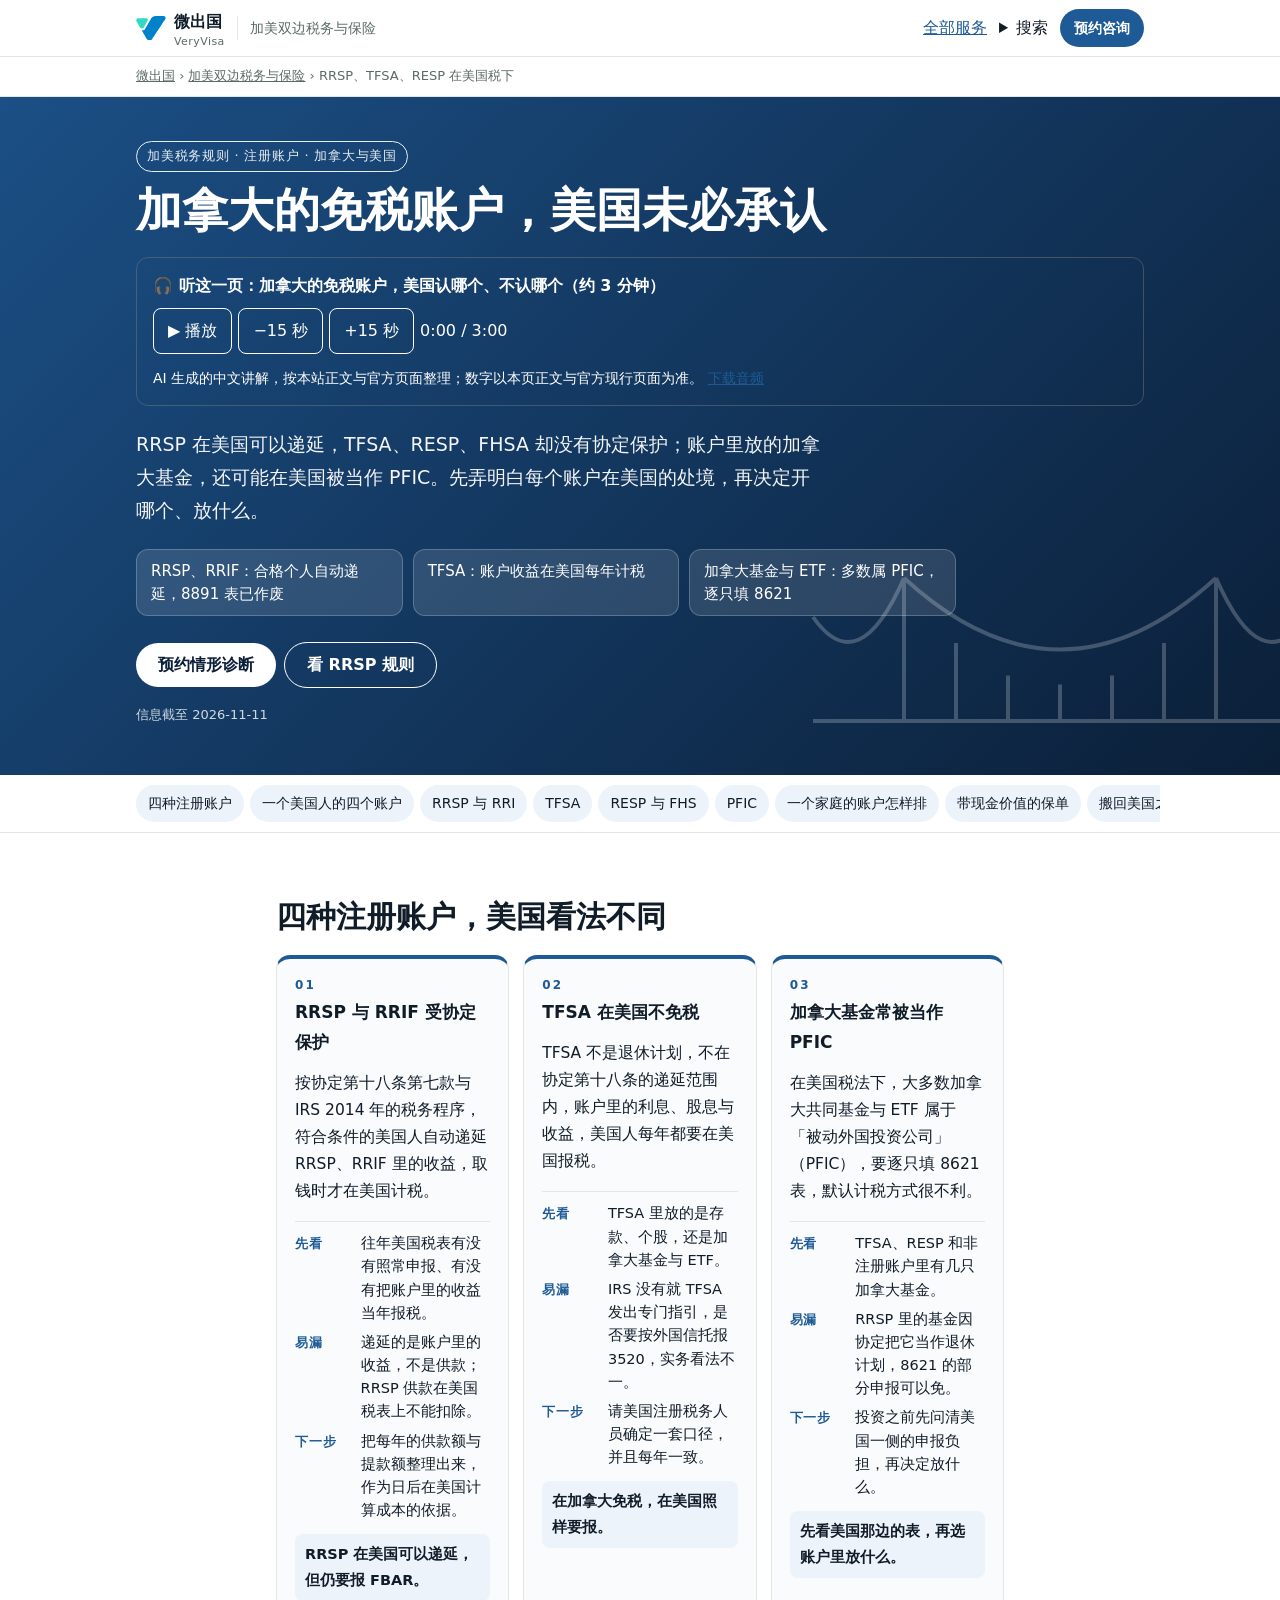
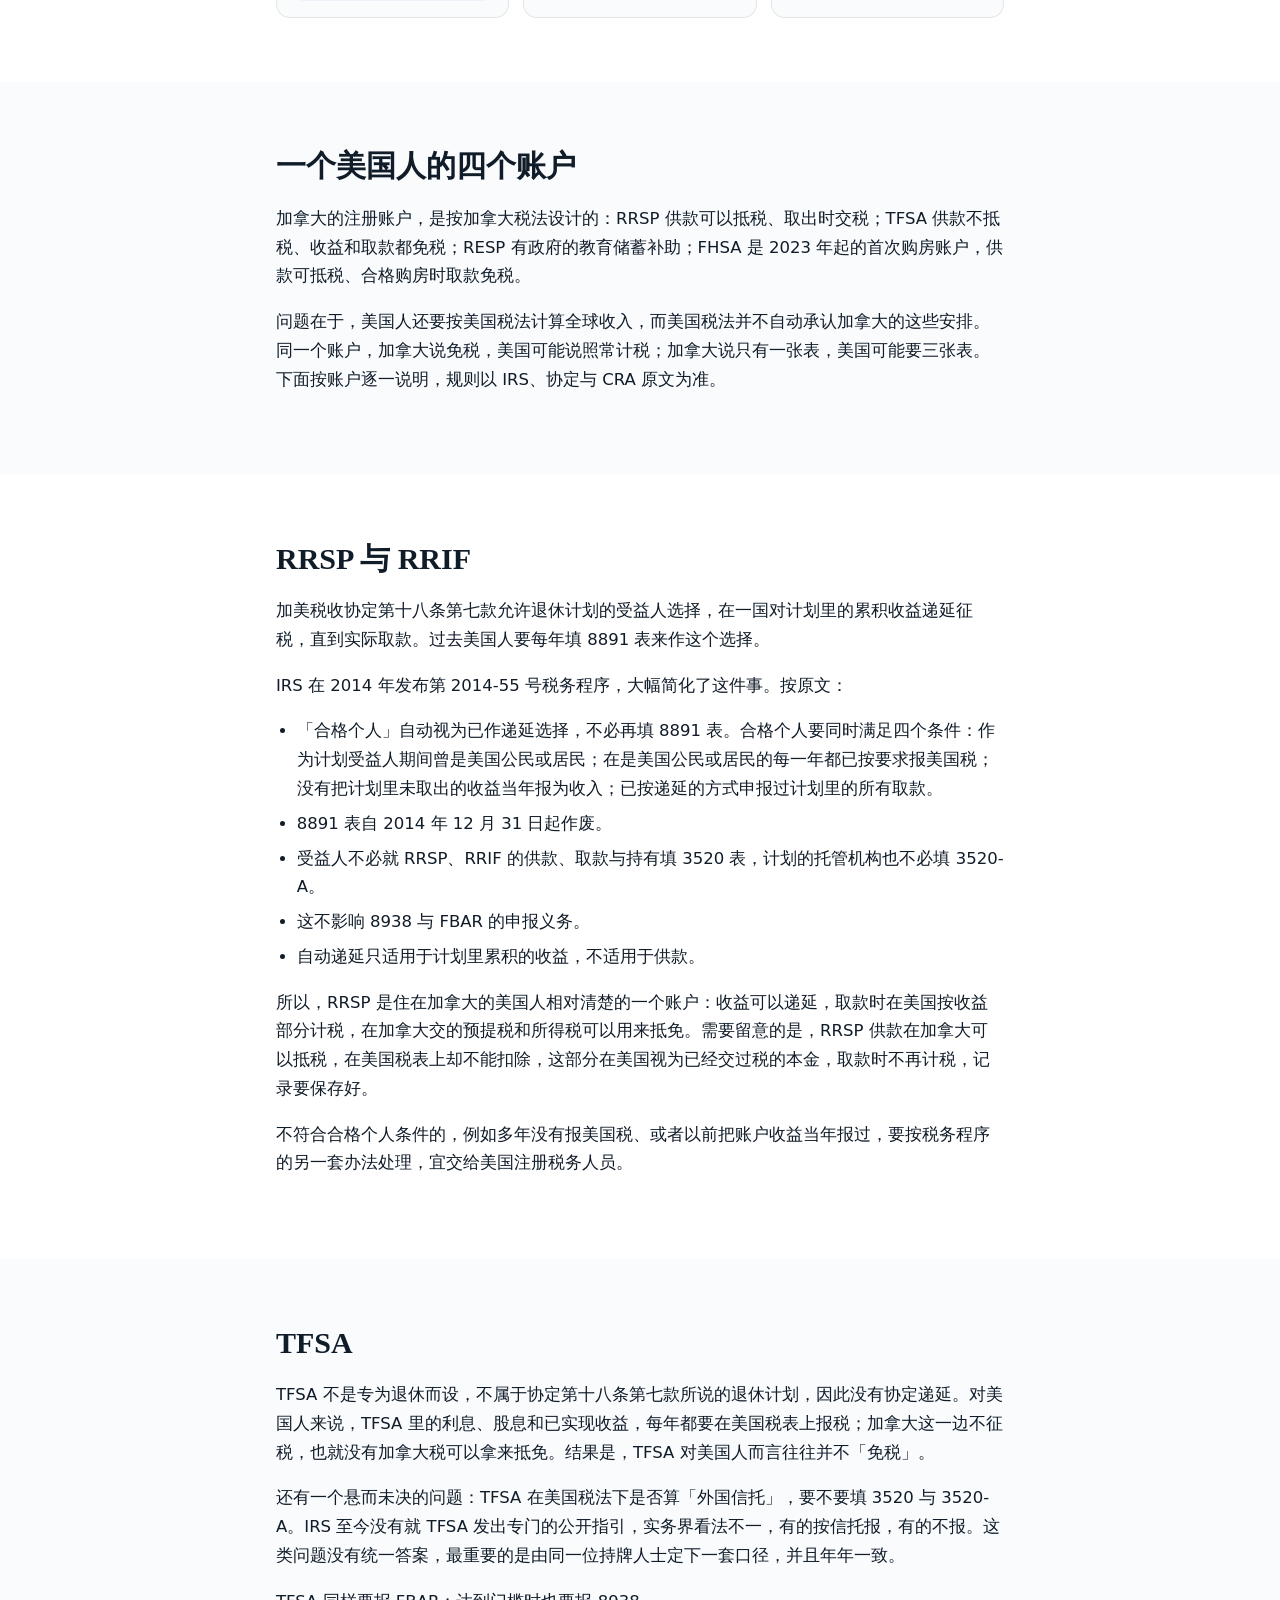
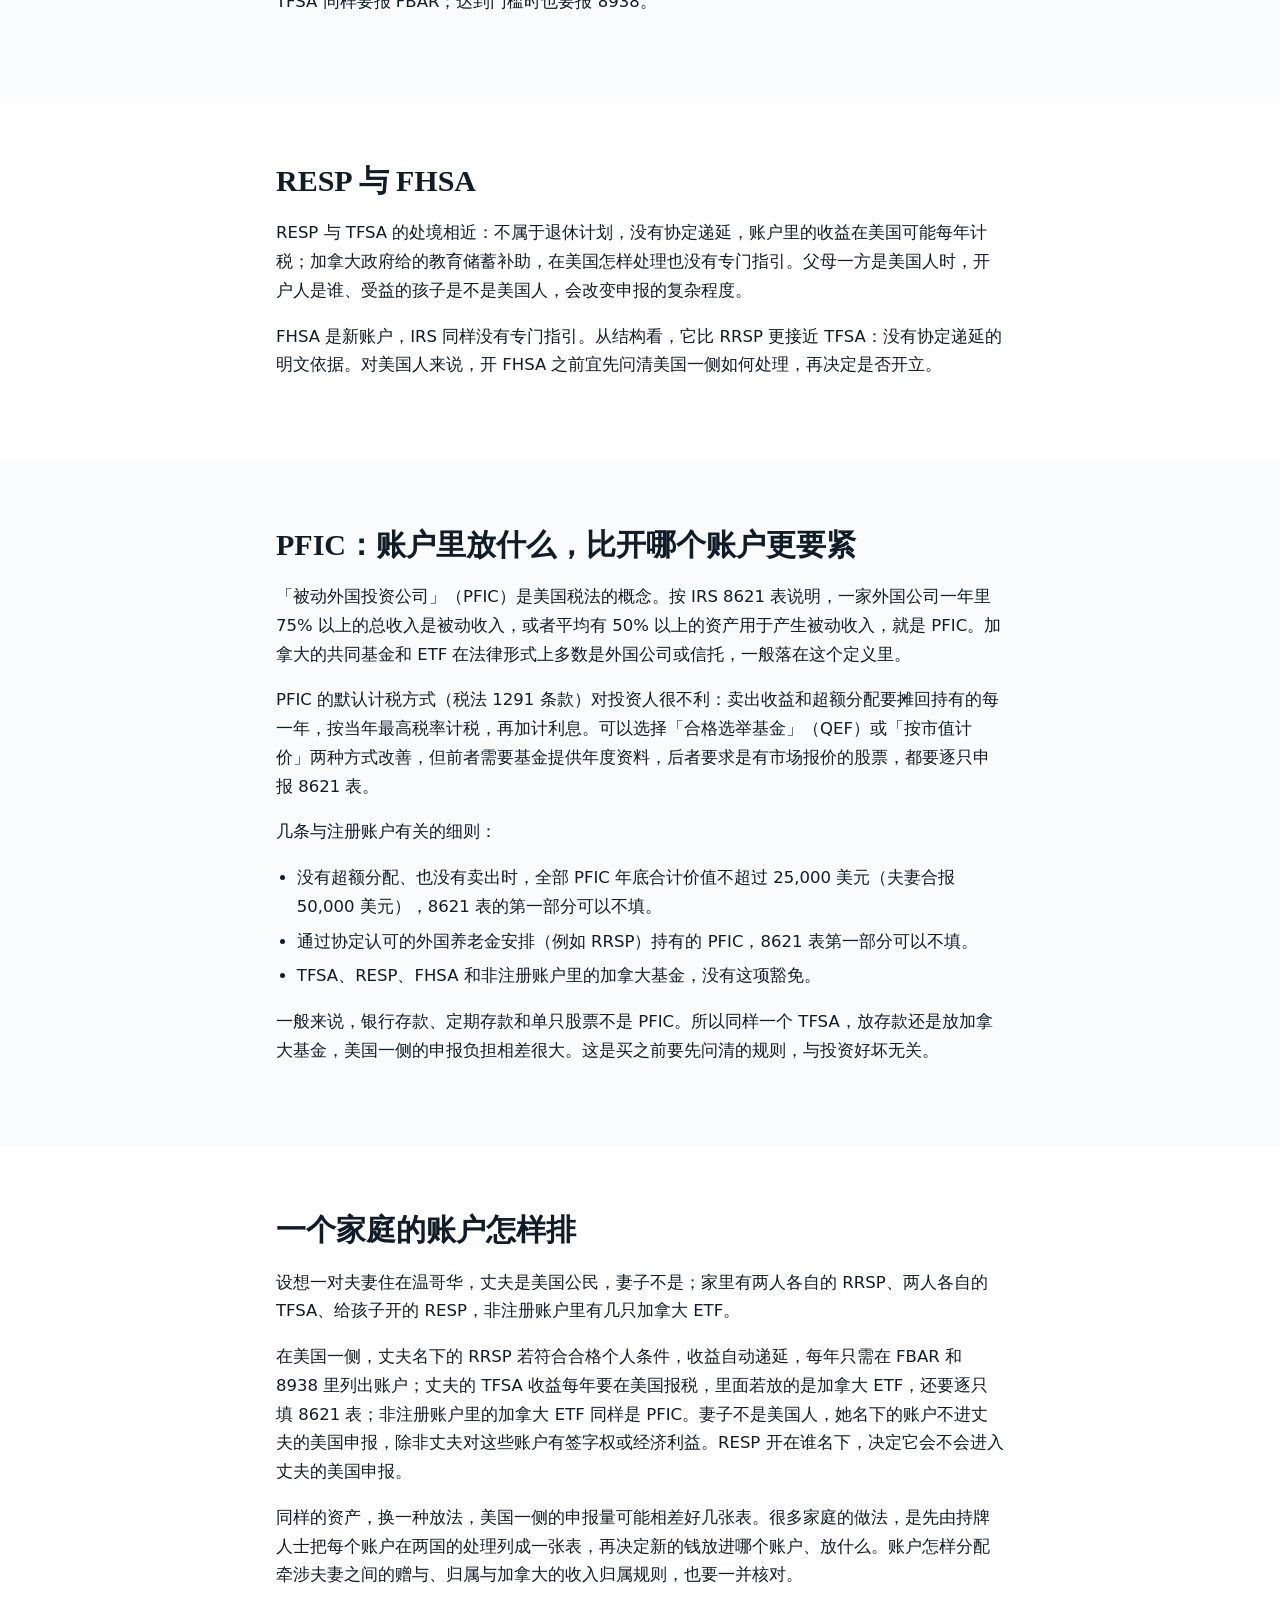
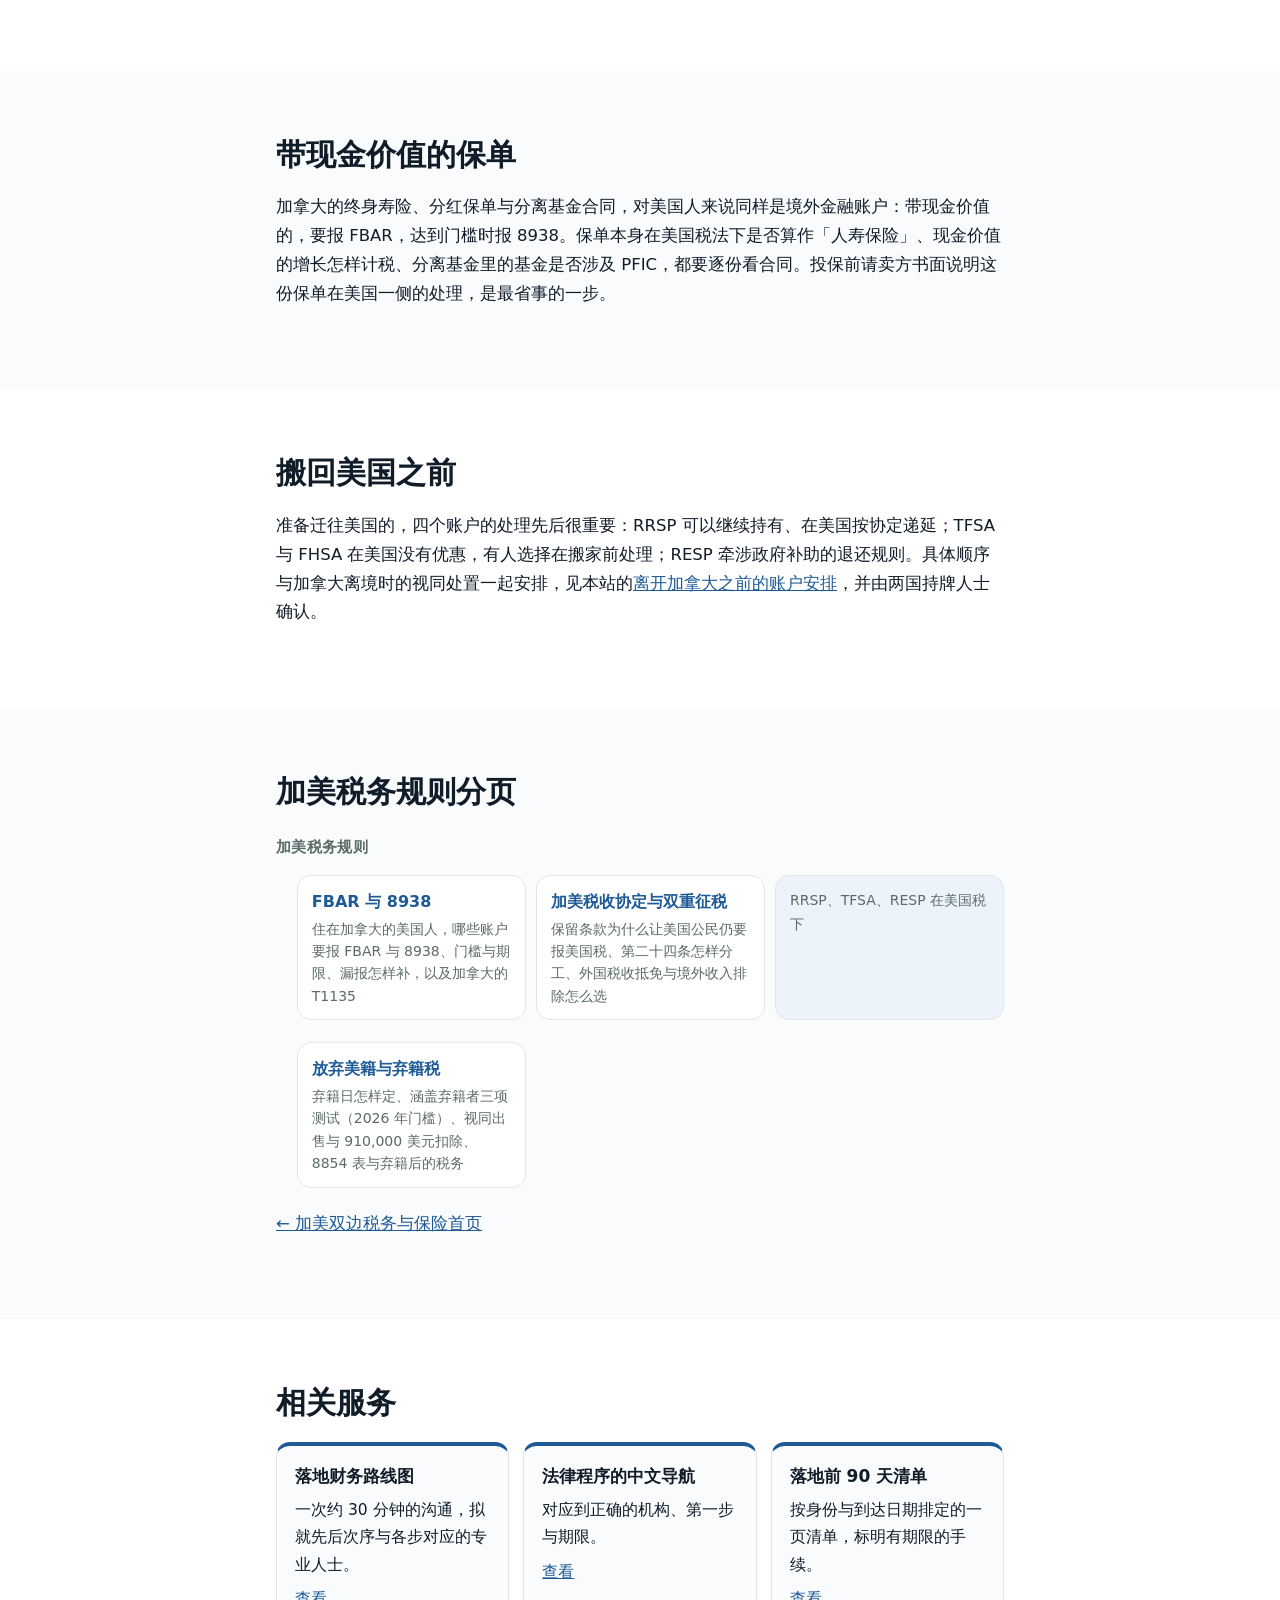
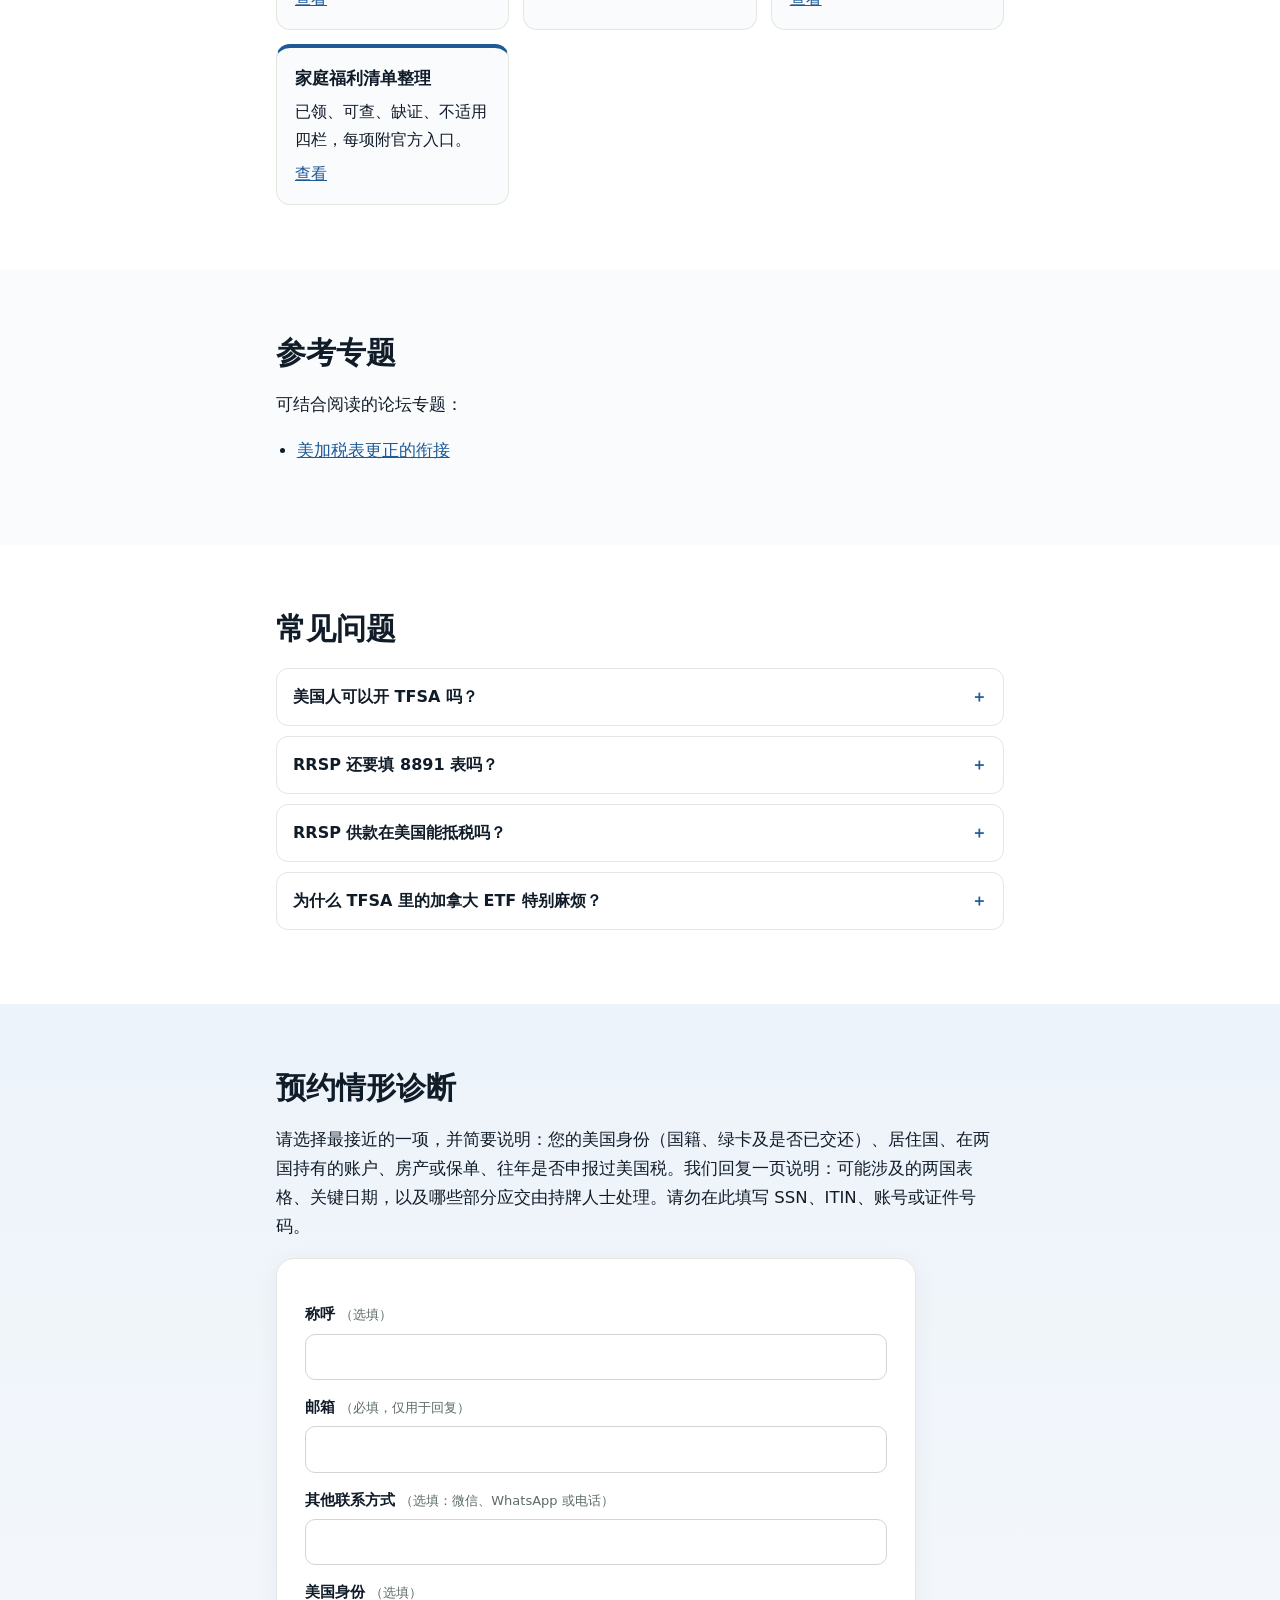
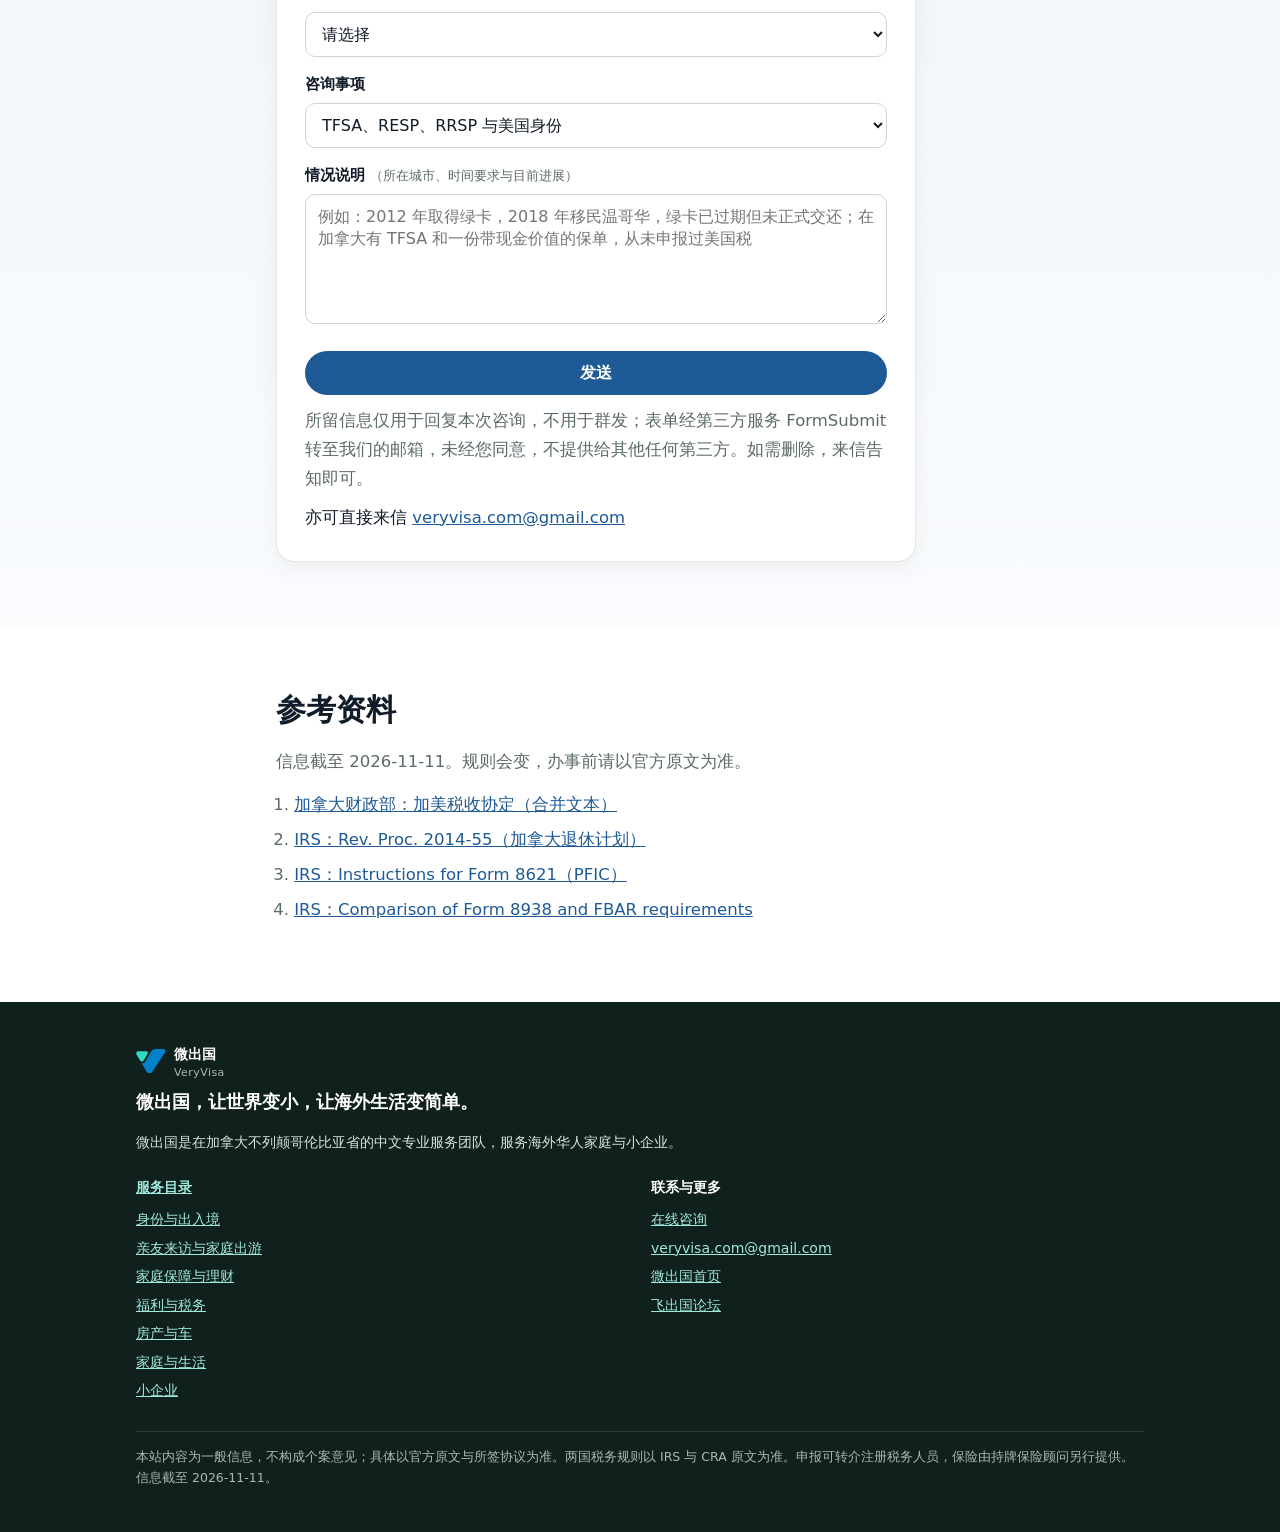
<file: registered-accounts-us/index.html>
<!doctype html>
<html lang="zh-CN">
<head>
<meta charset="utf-8">
<meta name="viewport" content="width=device-width, initial-scale=1, viewport-fit=cover">
<title>美国人持有 RRSP、TFSA、RESP、FHSA：美国税下怎样处理，加拿大基金为何牵出 PFIC | 微出国</title>
<meta name="description" content="按加美税收协定第十八条、IRS Rev. Proc. 2014-55 与 8621 表说明，讲清美国人的 RRSP 自动递延条件、TFSA 与 RESP 为什么没有协定保护、加拿大基金与 ETF 的 PFIC 申报，以及带现金价值保单的 FBAR 义务。">
<meta name="keywords" content="TFSA 美国税,RRSP 美国人,Rev. Proc. 2014-55,Form 8891,PFIC 加拿大基金,Form 8621,RESP 美国公民,FHSA 美国人,3520 TFSA">
<link rel="canonical" href="https://veryvisa.github.io/canada-us-cross-border-tax-insurance/registered-accounts-us/">
<meta name="theme-color" content="#0b1f38">
<meta property="og:type" content="website">
<meta property="og:locale" content="zh_CN">
<meta property="og:site_name" content="微出国 VeryVisa">
<meta property="og:title" content="RRSP、TFSA、RESP 在美国税下怎样处理">
<meta property="og:description" content="按加美税收协定第十八条、IRS Rev. Proc. 2014-55 与 8621 表说明，讲清美国人的 RRSP 自动递延条件、TFSA 与 RESP 为什么没有协定保护、加拿大基金与 ETF 的 PFIC 申报，以及带现金价值保单的 FBAR 义务。">
<meta property="og:url" content="https://veryvisa.github.io/canada-us-cross-border-tax-insurance/registered-accounts-us/">

<meta name="twitter:card" content="summary">
<link rel="icon" href="../assets/mark.svg" type="image/svg+xml">
<link rel="alternate" type="text/plain" href="../llms.txt" title="llms.txt">
<link rel="stylesheet" href="../assets/site.css">
<style>:root{--accent:#1e5a96;--accent-ink:#ffffff;--soft:#edf3fa;--ink:#111c29;--bg:#f9fbfd;--hero-a:#1b4f85;--hero-b:#0b1f38;--hero-ink:#ffffff}</style>
<script type="application/ld+json">
{
 "@context": "https://schema.org",
 "@graph": [
  {
   "@type": "Organization",
   "@id": "https://veryvisa.github.io/#org",
   "name": "微出国 VeryVisa",
   "alternateName": [
    "微出国",
    "VeryVisa"
   ],
   "url": "https://veryvisa.github.io/",
   "slogan": "微出国，让世界变小，让海外生活变简单。",
   "description": "微出国是在加拿大不列颠哥伦比亚省的中文专业服务团队，服务海外华人家庭与小企业。",
   "email": "veryvisa.com@gmail.com"
  },
  {
   "@type": "Service",
   "@id": "https://veryvisa.github.io/canada-us-cross-border-tax-insurance/registered-accounts-us/#service",
   "name": "加美双边税务情形诊断、跨境保险提问清单与持牌专业人士转介",
   "serviceType": "Canada–US cross-border tax situation review and referral to licensed tax professionals and insurance advisors",
   "description": "按加美税收协定第十八条、IRS Rev. Proc. 2014-55 与 8621 表说明，讲清美国人的 RRSP 自动递延条件、TFSA 与 RESP 为什么没有协定保护、加拿大基金与 ETF 的 PFIC 申报，以及带现金价值保单的 FBAR 义务。",
   "provider": {
    "@id": "https://veryvisa.github.io/#org"
   },
   "url": "https://veryvisa.github.io/canada-us-cross-border-tax-insurance/registered-accounts-us/",
   "inLanguage": "zh-CN",
   "areaServed": [
    {
     "@type": "AdministrativeArea",
     "name": "Canada"
    },
    {
     "@type": "AdministrativeArea",
     "name": "British Columbia"
    },
    {
     "@type": "AdministrativeArea",
     "name": "United States"
    }
   ],
   "audience": {
    "@type": "Audience",
    "audienceType": "住在加拿大的美国公民与绿卡持有人、在美国有资产的加拿大华人家庭"
   }
  },
  {
   "@type": "WebPage",
   "@id": "https://veryvisa.github.io/canada-us-cross-border-tax-insurance/registered-accounts-us/",
   "url": "https://veryvisa.github.io/canada-us-cross-border-tax-insurance/registered-accounts-us/",
   "name": "美国人持有 RRSP、TFSA、RESP、FHSA：美国税下怎样处理，加拿大基金为何牵出 PFIC | 微出国",
   "description": "按加美税收协定第十八条、IRS Rev. Proc. 2014-55 与 8621 表说明，讲清美国人的 RRSP 自动递延条件、TFSA 与 RESP 为什么没有协定保护、加拿大基金与 ETF 的 PFIC 申报，以及带现金价值保单的 FBAR 义务。",
   "inLanguage": "zh-CN",
   "dateModified": "2026-11-11",
   "about": {
    "@id": "https://veryvisa.github.io/canada-us-cross-border-tax-insurance/registered-accounts-us/#service"
   },
   "publisher": {
    "@id": "https://veryvisa.github.io/#org"
   }
  },
  {
   "@type": "BreadcrumbList",
   "@id": "https://veryvisa.github.io/canada-us-cross-border-tax-insurance/registered-accounts-us/#crumbs",
   "itemListElement": [
    {
     "@type": "ListItem",
     "position": 1,
     "name": "微出国",
     "item": "https://veryvisa.github.io/"
    },
    {
     "@type": "ListItem",
     "position": 2,
     "name": "加美双边税务与保险",
     "item": "https://veryvisa.github.io/canada-us-cross-border-tax-insurance/"
    },
    {
     "@type": "ListItem",
     "position": 3,
     "name": "RRSP、TFSA、RESP 在美国税下",
     "item": "https://veryvisa.github.io/canada-us-cross-border-tax-insurance/registered-accounts-us/"
    }
   ]
  },
  {
   "@type": "FAQPage",
   "@id": "https://veryvisa.github.io/canada-us-cross-border-tax-insurance/registered-accounts-us/#faq",
   "mainEntity": [
    {
     "@type": "Question",
     "name": "美国人可以开 TFSA 吗？",
     "acceptedAnswer": {
      "@type": "Answer",
      "text": "可以开，加拿大不禁止。但 TFSA 不在协定递延范围内，账户收益在美国每年计税，还可能牵出 PFIC 与外国信托的申报；开之前宜先问清美国一侧的负担。"
     }
    },
    {
     "@type": "Question",
     "name": "RRSP 还要填 8891 表吗？",
     "acceptedAnswer": {
      "@type": "Answer",
      "text": "不用。IRS Rev. Proc. 2014-55 规定合格个人自动视为已作递延选择，8891 表自 2014 年 12 月 31 日起作废；但 FBAR 与 8938 仍要报。"
     }
    },
    {
     "@type": "Question",
     "name": "RRSP 供款在美国能抵税吗？",
     "acceptedAnswer": {
      "@type": "Answer",
      "text": "不能。协定递延只适用于账户里累积的收益，供款在美国税表上不能扣除。"
     }
    },
    {
     "@type": "Question",
     "name": "为什么 TFSA 里的加拿大 ETF 特别麻烦？",
     "acceptedAnswer": {
      "@type": "Answer",
      "text": "加拿大 ETF 与共同基金在美国税法下多数属于 PFIC，要逐只填 8621 表，默认计税方式不利；TFSA 里的 PFIC 没有 RRSP 那样的协定豁免。"
     }
    }
   ]
  }
 ]
}
</script>
</head>
<body>
<header class="vv-top"><div class="wrap">
<a class="vv-brand" href="https://veryvisa.github.io/" aria-label="微出国首页"><svg viewBox="102.305 90.391 73.617 59.957" xmlns="http://www.w3.org/2000/svg">
<path fill="#30D9C4" d="M 107.894531 95.808594 L 127.277344 95.808594 C 127.277344 95.808594 129.507812 95.628906 130.835938 97.679688 C 131.585938 98.910156 131.65625 100.316406 131.082031 101.546875 L 121.609375 117.953125 C 121.609375 117.953125 120.335938 120.65625 117.011719 120.824219 C 113.714844 120.910156 112.242188 118.40625 112.242188 118.40625 L 103.722656 103.652344 C 103.722656 103.652344 102.304688 101.792969 103.09375 99.332031 C 103.878906 96.878906 106.148438 95.773438 107.894531 95.808594 "/>
<path fill="#0082CA" d="M 115.964844 124.792969 C 115.847656 124.59375 116.09375 124.378906 116.277344 124.519531 C 117.195312 125.21875 118.664062 125.902344 120.683594 125.515625 C 122.164062 125.210938 123.550781 124.296875 124.402344 122.757812 C 125.242188 121.300781 138.8125 97.8125 138.8125 97.8125 C 138.8125 97.8125 141.9375 90.917969 150.207031 90.550781 L 169.96875 90.550781 C 169.96875 90.550781 173 90.390625 174.503906 93.40625 C 175.921875 96.433594 173.941406 98.695312 173.667969 99.109375 C 173.394531 99.523438 142.203125 146.726562 142.203125 146.726562 C 142.203125 146.726562 140.003906 150.347656 135.40625 150.347656 C 130.808594 150.347656 128.707031 146.878906 128.417969 146.398438 C 128.175781 145.992188 118.835938 129.78125 115.964844 124.792969 "/></svg><span>微出国<small>VeryVisa</small></span></a>
<a class="vv-site" href="../">加美双边税务与保险</a>
<a class="all-services" href="../../services/">全部服务</a>
<details class="service-search"><summary aria-label="搜索服务">搜索</summary><form action="../../services/" method="get" role="search"><label for="service-q">查找服务</label><input id="service-q" name="q" type="search" maxlength="100" placeholder="事项或关键词"><button type="submit">搜索</button></form></details>
<a class="vv-cta" href="#contact">预约咨询</a>
</div></header>
<nav class="crumbs" aria-label="位置"><div class="wrap"><a href="https://veryvisa.github.io/">微出国</a> › <a href="../">加美双边税务与保险</a> › <span>RRSP、TFSA、RESP 在美国税下</span></div></nav><main>
<section class="hero"><div class="motif" aria-hidden="true"><svg viewBox="0 0 400 200" fill="none" stroke="currentColor" stroke-width="3"><path d="M10 150 H390 M80 150 V40 M320 150 V40"/><path d="M80 40 Q200 150 320 40 M10 70 Q45 120 80 40 M320 40 Q355 120 390 70"/><path d="M120 150 V90 M160 150 V115 M200 150 V122 M240 150 V115 M280 150 V90"/></svg></div><div class="wrap">
<p class="kicker">加美税务规则 · 注册账户 · 加拿大与美国</p>
<h1>加拿大的免税账户，美国未必承认</h1><!--site-audio:begin--><section class="site-audio" data-site-audio="xb-accounts-pfic" aria-label="音频讲解" style="margin:18px 0 22px;padding:14px 16px;border:1px solid rgba(127,127,127,.45);border-radius:12px"><p style="margin:0 0 8px;font-weight:600">🎧 听这一页：加拿大的免税账户，美国认哪个、不认哪个（约 3 分钟）</p><audio id="sa-xb-accounts-pfic" preload="none" src="../assets/audio/xb-accounts-pfic.m4a" ontimeupdate="var s=Math.floor(this.currentTime),d=Math.floor(this.duration||0);this.parentNode.querySelector(&#x27;[data-sa-time]&#x27;).textContent=Math.floor(s/60)+&#x27;:&#x27;+(&#x27;0&#x27;+s%60).slice(-2)+&#x27; / &#x27;+Math.floor(d/60)+&#x27;:&#x27;+(&#x27;0&#x27;+d%60).slice(-2)"></audio><button type="button" style="min-height:44px;min-width:44px;padding:8px 14px;margin:0 6px 6px 0;border:1px solid currentColor;border-radius:8px;background:transparent;color:inherit;font:inherit;cursor:pointer" onclick="var a=document.getElementById(&#x27;sa-xb-accounts-pfic&#x27;);if(a.paused){a.play();this.textContent=&#x27;⏸ 暂停&#x27;}else{a.pause();this.textContent=&#x27;▶ 播放&#x27;}">▶ 播放</button><button type="button" style="min-height:44px;min-width:44px;padding:8px 14px;margin:0 6px 6px 0;border:1px solid currentColor;border-radius:8px;background:transparent;color:inherit;font:inherit;cursor:pointer" aria-label="后退 15 秒" onclick="var a=document.getElementById(&#x27;sa-xb-accounts-pfic&#x27;);a.currentTime=Math.max(0,a.currentTime+(-15))">−15 秒</button><button type="button" style="min-height:44px;min-width:44px;padding:8px 14px;margin:0 6px 6px 0;border:1px solid currentColor;border-radius:8px;background:transparent;color:inherit;font:inherit;cursor:pointer" aria-label="前进 15 秒" onclick="var a=document.getElementById(&#x27;sa-xb-accounts-pfic&#x27;);a.currentTime=Math.max(0,a.currentTime+(15))">+15 秒</button><span data-sa-time style="font-variant-numeric:tabular-nums">0:00 / 3:00</span><p style="margin:6px 0 0;font-size:14px">AI 生成的中文讲解，按本站正文与官方页面整理；数字以本页正文与官方现行页面为准。 <a href="../assets/audio/xb-accounts-pfic.m4a" download>下载音频</a></p></section><!--site-audio:end-->
<p class="sub">RRSP 在美国可以递延，TFSA、RESP、FHSA 却没有协定保护；账户里放的加拿大基金，还可能在美国被当作 PFIC。先弄明白每个账户在美国的处境，再决定开哪个、放什么。</p>
<ul class="hero-points"><li>RRSP、RRIF：合格个人自动递延，8891 表已作废</li><li>TFSA：账户收益在美国每年计税</li><li>加拿大基金与 ETF：多数属 PFIC，逐只填 8621</li></ul>
<a class="btn btn-primary" href="#contact">预约情形诊断</a><a class="btn btn-ghost" href="#rrsp-rules">看 RRSP 规则</a>
<p class="asof">信息截至 2026-11-11</p>
</div></section>

<nav class="toc" aria-label="本页目录"><div class="wrap"><a href="#at-a-glance">四种注册账户</a><a href="#overview">一个美国人的四个账户</a><a href="#rrsp-rules">RRSP 与 RRI</a><a href="#tfsa-rules">TFSA</a><a href="#resp-fhsa">RESP 与 FHS</a><a href="#pfic-rules">PFIC</a><a href="#example">一个家庭的账户怎样排</a><a href="#insurance">带现金价值的保单</a><a href="#moving">搬回美国之前</a><a href="#faq">常见问题</a><a href="#contact">咨询</a></div></nav>
<section class="sec" id="at-a-glance"><div class="wrap narrow"><h2>四种注册账户，美国看法不同</h2>
<div class="cards kcards"><article class="card kcard" id="card-rrsp"><p class="kc-no">01</p><h3>RRSP 与 RRIF 受协定保护</h3><div class="kc-body"><p>按协定第十八条第七款与 IRS 2014 年的税务程序，符合条件的美国人自动递延 RRSP、RRIF 里的收益，取钱时才在美国计税。</p></div><dl class="kc-guide"><div><dt>先看</dt><dd>往年美国税表有没有照常申报、有没有把账户里的收益当年报税。</dd></div><div><dt>易漏</dt><dd>递延的是账户里的收益，不是供款；RRSP 供款在美国税表上不能扣除。</dd></div><div><dt>下一步</dt><dd>把每年的供款额与提款额整理出来，作为日后在美国计算成本的依据。</dd></div></dl><p class="kc-take">RRSP 在美国可以递延，但仍要报 FBAR。</p></article><article class="card kcard" id="card-tfsa"><p class="kc-no">02</p><h3>TFSA 在美国不免税</h3><div class="kc-body"><p>TFSA 不是退休计划，不在协定第十八条的递延范围内，账户里的利息、股息与收益，美国人每年都要在美国报税。</p></div><dl class="kc-guide"><div><dt>先看</dt><dd>TFSA 里放的是存款、个股，还是加拿大基金与 ETF。</dd></div><div><dt>易漏</dt><dd>IRS 没有就 TFSA 发出专门指引，是否要按外国信托报 3520，实务看法不一。</dd></div><div><dt>下一步</dt><dd>请美国注册税务人员确定一套口径，并且每年一致。</dd></div></dl><p class="kc-take">在加拿大免税，在美国照样要报。</p></article><article class="card kcard" id="card-pfic"><p class="kc-no">03</p><h3>加拿大基金常被当作 PFIC</h3><div class="kc-body"><p>在美国税法下，大多数加拿大共同基金与 ETF 属于「被动外国投资公司」（PFIC），要逐只填 8621 表，默认计税方式很不利。</p></div><dl class="kc-guide"><div><dt>先看</dt><dd>TFSA、RESP 和非注册账户里有几只加拿大基金。</dd></div><div><dt>易漏</dt><dd>RRSP 里的基金因协定把它当作退休计划，8621 的部分申报可以免。</dd></div><div><dt>下一步</dt><dd>投资之前先问清美国一侧的申报负担，再决定放什么。</dd></div></dl><p class="kc-take">先看美国那边的表，再选账户里放什么。</p></article></div>
</div></section><section class="sec" id="overview"><div class="wrap narrow"><h2>一个美国人的四个账户</h2>
<p>加拿大的注册账户，是按加拿大税法设计的：RRSP 供款可以抵税、取出时交税；TFSA 供款不抵税、收益和取款都免税；RESP 有政府的教育储蓄补助；FHSA 是 2023 年起的首次购房账户，供款可抵税、合格购房时取款免税。</p>
<p>问题在于，美国人还要按美国税法计算全球收入，而美国税法并不自动承认加拿大的这些安排。同一个账户，加拿大说免税，美国可能说照常计税；加拿大说只有一张表，美国可能要三张表。下面按账户逐一说明，规则以 IRS、协定与 CRA 原文为准。</p>
</div></section><section class="sec" id="rrsp-rules"><div class="wrap narrow"><h2>RRSP 与 RRIF</h2>
<p>加美税收协定第十八条第七款允许退休计划的受益人选择，在一国对计划里的累积收益递延征税，直到实际取款。过去美国人要每年填 8891 表来作这个选择。</p>
<p>IRS 在 2014 年发布第 2014-55 号税务程序，大幅简化了这件事。按原文：</p>
<ul><li>「合格个人」自动视为已作递延选择，不必再填 8891 表。合格个人要同时满足四个条件：作为计划受益人期间曾是美国公民或居民；在是美国公民或居民的每一年都已按要求报美国税；没有把计划里未取出的收益当年报为收入；已按递延的方式申报过计划里的所有取款。</li><li>8891 表自 2014 年 12 月 31 日起作废。</li><li>受益人不必就 RRSP、RRIF 的供款、取款与持有填 3520 表，计划的托管机构也不必填 3520-A。</li><li>这不影响 8938 与 FBAR 的申报义务。</li><li>自动递延只适用于计划里累积的收益，不适用于供款。</li></ul>
<p>所以，RRSP 是住在加拿大的美国人相对清楚的一个账户：收益可以递延，取款时在美国按收益部分计税，在加拿大交的预提税和所得税可以用来抵免。需要留意的是，RRSP 供款在加拿大可以抵税，在美国税表上却不能扣除，这部分在美国视为已经交过税的本金，取款时不再计税，记录要保存好。</p>
<p>不符合合格个人条件的，例如多年没有报美国税、或者以前把账户收益当年报过，要按税务程序的另一套办法处理，宜交给美国注册税务人员。</p>
</div></section><section class="sec" id="tfsa-rules"><div class="wrap narrow"><h2>TFSA</h2>
<p>TFSA 不是专为退休而设，不属于协定第十八条第七款所说的退休计划，因此没有协定递延。对美国人来说，TFSA 里的利息、股息和已实现收益，每年都要在美国税表上报税；加拿大这一边不征税，也就没有加拿大税可以拿来抵免。结果是，TFSA 对美国人而言往往并不「免税」。</p>
<p>还有一个悬而未决的问题：TFSA 在美国税法下是否算「外国信托」，要不要填 3520 与 3520-A。IRS 至今没有就 TFSA 发出专门的公开指引，实务界看法不一，有的按信托报，有的不报。这类问题没有统一答案，最重要的是由同一位持牌人士定下一套口径，并且年年一致。</p>
<p>TFSA 同样要报 FBAR；达到门槛时也要报 8938。</p>
</div></section><section class="sec" id="resp-fhsa"><div class="wrap narrow"><h2>RESP 与 FHSA</h2>
<p>RESP 与 TFSA 的处境相近：不属于退休计划，没有协定递延，账户里的收益在美国可能每年计税；加拿大政府给的教育储蓄补助，在美国怎样处理也没有专门指引。父母一方是美国人时，开户人是谁、受益的孩子是不是美国人，会改变申报的复杂程度。</p>
<p>FHSA 是新账户，IRS 同样没有专门指引。从结构看，它比 RRSP 更接近 TFSA：没有协定递延的明文依据。对美国人来说，开 FHSA 之前宜先问清美国一侧如何处理，再决定是否开立。</p>
</div></section><section class="sec" id="pfic-rules"><div class="wrap narrow"><h2>PFIC：账户里放什么，比开哪个账户更要紧</h2>
<p>「被动外国投资公司」（PFIC）是美国税法的概念。按 IRS 8621 表说明，一家外国公司一年里 75% 以上的总收入是被动收入，或者平均有 50% 以上的资产用于产生被动收入，就是 PFIC。加拿大的共同基金和 ETF 在法律形式上多数是外国公司或信托，一般落在这个定义里。</p>
<p>PFIC 的默认计税方式（税法 1291 条款）对投资人很不利：卖出收益和超额分配要摊回持有的每一年，按当年最高税率计税，再加计利息。可以选择「合格选举基金」（QEF）或「按市值计价」两种方式改善，但前者需要基金提供年度资料，后者要求是有市场报价的股票，都要逐只申报 8621 表。</p>
<p>几条与注册账户有关的细则：</p>
<ul><li>没有超额分配、也没有卖出时，全部 PFIC 年底合计价值不超过 25,000 美元（夫妻合报 50,000 美元），8621 表的第一部分可以不填。</li><li>通过协定认可的外国养老金安排（例如 RRSP）持有的 PFIC，8621 表第一部分可以不填。</li><li>TFSA、RESP、FHSA 和非注册账户里的加拿大基金，没有这项豁免。</li></ul>
<p>一般来说，银行存款、定期存款和单只股票不是 PFIC。所以同样一个 TFSA，放存款还是放加拿大基金，美国一侧的申报负担相差很大。这是买之前要先问清的规则，与投资好坏无关。</p>
</div></section><section class="sec" id="example"><div class="wrap narrow"><h2>一个家庭的账户怎样排</h2>
<p>设想一对夫妻住在温哥华，丈夫是美国公民，妻子不是；家里有两人各自的 RRSP、两人各自的 TFSA、给孩子开的 RESP，非注册账户里有几只加拿大 ETF。</p>
<p>在美国一侧，丈夫名下的 RRSP 若符合合格个人条件，收益自动递延，每年只需在 FBAR 和 8938 里列出账户；丈夫的 TFSA 收益每年要在美国报税，里面若放的是加拿大 ETF，还要逐只填 8621 表；非注册账户里的加拿大 ETF 同样是 PFIC。妻子不是美国人，她名下的账户不进丈夫的美国申报，除非丈夫对这些账户有签字权或经济利益。RESP 开在谁名下，决定它会不会进入丈夫的美国申报。</p>
<p>同样的资产，换一种放法，美国一侧的申报量可能相差好几张表。很多家庭的做法，是先由持牌人士把每个账户在两国的处理列成一张表，再决定新的钱放进哪个账户、放什么。账户怎样分配牵涉夫妻之间的赠与、归属与加拿大的收入归属规则，也要一并核对。</p>
</div></section><section class="sec" id="insurance"><div class="wrap narrow"><h2>带现金价值的保单</h2>
<p>加拿大的终身寿险、分红保单与分离基金合同，对美国人来说同样是境外金融账户：带现金价值的，要报 FBAR，达到门槛时报 8938。保单本身在美国税法下是否算作「人寿保险」、现金价值的增长怎样计税、分离基金里的基金是否涉及 PFIC，都要逐份看合同。投保前请卖方书面说明这份保单在美国一侧的处理，是最省事的一步。</p>
</div></section><section class="sec" id="moving"><div class="wrap narrow"><h2>搬回美国之前</h2>
<p>准备迁往美国的，四个账户的处理先后很重要：RRSP 可以继续持有、在美国按协定递延；TFSA 与 FHSA 在美国没有优惠，有人选择在搬家前处理；RESP 牵涉政府补助的退还规则。具体顺序与加拿大离境时的视同处置一起安排，见本站的<a href="../../canada-registered-accounts/leaving-canada/">离开加拿大之前的账户安排</a>，并由两国持牌人士确认。</p>
</div></section>
<section class="sec pages" id="pages"><div class="wrap narrow"><h2>加美税务规则分页</h2><h3>加美税务规则</h3><ul class="pagenav"><li><a href="../fbar-8938/"><strong>FBAR 与 8938</strong><span>住在加拿大的美国人，哪些账户要报 FBAR 与 8938、门槛与期限、漏报怎样补，以及加拿大的 T1135</span></a></li><li><a href="../treaty-double-tax/"><strong>加美税收协定与双重征税</strong><span>保留条款为什么让美国公民仍要报美国税、第二十四条怎样分工、外国税收抵免与境外收入排除怎么选</span></a></li><li class="cur"><span>RRSP、TFSA、RESP 在美国税下</span></li><li><a href="../renounce-exit-tax/"><strong>放弃美籍与弃籍税</strong><span>弃籍日怎样定、涵盖弃籍者三项测试（2026 年门槛）、视同出售与 910,000 美元扣除、8854 表与弃籍后的税务</span></a></li></ul><p class="pagenav-home"><a href="../">← 加美双边税务与保险首页</a></p></div></section><section class="sec" id="related"><div class="wrap narrow"><h2>相关服务</h2><div class="cards"><div class="card" data-service="finance.financial-roadmap"><h3>落地财务路线图</h3><p>一次约 30 分钟的沟通，拟就先后次序与各步对应的专业人士。</p><a href="../../canada-personal-business-financial-consulting/">查看</a></div><div class="card" data-service="family.legal"><h3>法律程序的中文导航</h3><p>对应到正确的机构、第一步与期限。</p><a href="../../canada-legal-support-navigation/">查看</a></div><div class="card" data-service="status.first-days"><h3>落地前 90 天清单</h3><p>按身份与到达日期排定的一页清单，标明有期限的手续。</p><a href="../../canada-newcomer-first-90-days/">查看</a></div><div class="card" data-service="benefits-tax.checklist"><h3>家庭福利清单整理</h3><p>已领、可查、缺证、不适用四栏，每项附官方入口。</p><a href="../../canada-benefits-eligibility-checker/">查看</a></div></div></div></section><section class="sec" id="forum-topics"><div class="wrap narrow"><h2>参考专题</h2><p>可结合阅读的论坛专题：</p><ul><li><a href="https://bbs.fcgvisa.com/t/49597">美加税表更正的衔接</a></li></ul></div></section><section class="sec faq" id="faq"><div class="wrap narrow"><h2>常见问题</h2><details><summary>美国人可以开 TFSA 吗？</summary><p>可以开，加拿大不禁止。但 TFSA 不在协定递延范围内，账户收益在美国每年计税，还可能牵出 PFIC 与外国信托的申报；开之前宜先问清美国一侧的负担。</p></details><details><summary>RRSP 还要填 8891 表吗？</summary><p>不用。IRS Rev. Proc. 2014-55 规定合格个人自动视为已作递延选择，8891 表自 2014 年 12 月 31 日起作废；但 FBAR 与 8938 仍要报。</p></details><details><summary>RRSP 供款在美国能抵税吗？</summary><p>不能。协定递延只适用于账户里累积的收益，供款在美国税表上不能扣除。</p></details><details><summary>为什么 TFSA 里的加拿大 ETF 特别麻烦？</summary><p>加拿大 ETF 与共同基金在美国税法下多数属于 PFIC，要逐只填 8621 表，默认计税方式不利；TFSA 里的 PFIC 没有 RRSP 那样的协定豁免。</p></details></div></section>

<section class="sec contact" id="contact"><div class="wrap narrow">
<h2>预约情形诊断</h2>
<p>请选择最接近的一项，并简要说明：您的美国身份（国籍、绿卡及是否已交还）、居住国、在两国持有的账户、房产或保单、往年是否申报过美国税。我们回复一页说明：可能涉及的两国表格、关键日期，以及哪些部分应交由持牌人士处理。请勿在此填写 SSN、ITIN、账号或证件号码。</p>
<form class="form" data-vv-form action="https://formsubmit.co/ajax/veryvisa.com@gmail.com" method="POST" data-mailto="mailto:veryvisa.com@gmail.com?subject=%5B%E5%BE%AE%E5%87%BA%E5%9B%BD%C2%B7%E5%8A%A0%E7%BE%8E%E5%8F%8C%E8%BE%B9%E7%A8%8E%E5%8A%A1%E4%B8%8E%E4%BF%9D%E9%99%A9%5D%20%E5%92%A8%E8%AF%A2">
  <input type="hidden" name="_subject" value="[微出国·加美双边税务与保险] 新咨询">
  <input type="hidden" name="_template" value="table">
  <input type="hidden" name="_captcha" value="false">
  <input type="hidden" name="site" value="canada-us-cross-border-tax-insurance">
  <input type="hidden" name="page" value="">
  <input type="hidden" name="referrer" value="">
  <input type="hidden" name="utm_source" value="">
  <input type="hidden" name="utm_medium" value="">
  <input type="hidden" name="utm_campaign" value="">
  <input type="hidden" name="submitted_at" value="">
  <div class="hp" aria-hidden="true"><label>请勿填写<input type="text" name="_honey" tabindex="-1" autocomplete="off"></label></div>
  <label for="f-name">称呼 <span class="opt">（选填）</span></label>
  <input id="f-name" name="name" type="text" autocomplete="name" maxlength="60">
  <label for="f-email">邮箱 <span class="opt">（必填，仅用于回复）</span></label>
  <input id="f-email" name="email" type="email" required autocomplete="email" inputmode="email" maxlength="120">
  <label for="f-other">其他联系方式 <span class="opt">（选填：微信、WhatsApp 或电话）</span></label>
  <input id="f-other" name="other_contact" type="text" maxlength="120">
  <label for="f-x0">美国身份 <span class="opt">（选填）</span></label>
  <select id="f-x0" name="us_status"><option value="">请选择</option><option value="美国公民">美国公民</option><option value="绿卡（仍有效）">绿卡（仍有效）</option><option value="绿卡（已过期，未正式交还）">绿卡（已过期，未正式交还）</option><option value="已正式交还绿卡">已正式交还绿卡</option><option value="无美国身份，但在美国有资产">无美国身份，但在美国有资产</option><option value="不确定">不确定</option></select>
  <label for="f-service">咨询事项</label>
  <select id="f-service" name="service"><option value="持有美国身份、居住在加拿大（报税与 FBAR）">持有美国身份、居住在加拿大（报税与 FBAR）</option><option value="TFSA、RESP、RRSP 与美国身份" selected>TFSA、RESP、RRSP 与美国身份</option><option value="美国房产、雪鸟与遗产税">美国房产、雪鸟与遗产税</option><option value="迁往美国或迁回加拿大">迁往美国或迁回加拿大</option><option value="投保前的跨境问题">投保前的跨境问题</option><option value="美国出生的孩子（RESP、SSN）">美国出生的孩子（RESP、SSN）</option><option value="多年未报美国税，拟补救">多年未报美国税，拟补救</option><option value="其他问题">其他问题</option></select>
  <label for="f-msg">情况说明 <span class="opt">（所在城市、时间要求与目前进展）</span></label>
  <textarea id="f-msg" name="message" maxlength="4000" placeholder="例如：2012 年取得绿卡，2018 年移民温哥华，绿卡已过期但未正式交还；在加拿大有 TFSA 和一份带现金价值的保单，从未申报过美国税"></textarea>
  <button class="btn" type="submit">发送</button>
  <p class="form-msg" role="status" aria-live="polite"></p>
  <p class="privacy">所留信息仅用于回复本次咨询，不用于群发；表单经第三方服务 FormSubmit 转至我们的邮箱，未经您同意，不提供给其他任何第三方。如需删除，来信告知即可。</p>
  <p class="mailto">亦可直接来信 <a href="mailto:veryvisa.com@gmail.com?subject=%5B%E5%BE%AE%E5%87%BA%E5%9B%BD%C2%B7%E5%8A%A0%E7%BE%8E%E5%8F%8C%E8%BE%B9%E7%A8%8E%E5%8A%A1%E4%B8%8E%E4%BF%9D%E9%99%A9%5D%20%E5%92%A8%E8%AF%A2">veryvisa.com@gmail.com</a></p>
</form>
</div></section>
<section class="sec sources" id="sources"><div class="wrap narrow"><h2>参考资料</h2><p class="privacy">信息截至 2026-11-11。规则会变，办事前请以官方原文为准。</p><ol><li><a href="https://www.canada.ca/en/department-finance/programs/tax-policy/tax-treaties/country/united-states-america-convention-consolidated-1980-1983-1984-1995-1997-2007.html" rel="noopener" target="_blank">加拿大财政部：加美税收协定（合并文本）</a></li><li><a href="https://www.irs.gov/pub/irs-drop/rp-14-55.pdf" rel="noopener" target="_blank">IRS：Rev. Proc. 2014-55（加拿大退休计划）</a></li><li><a href="https://www.irs.gov/instructions/i8621" rel="noopener" target="_blank">IRS：Instructions for Form 8621（PFIC）</a></li><li><a href="https://www.irs.gov/businesses/comparison-of-form-8938-and-fbar-requirements" rel="noopener" target="_blank">IRS：Comparison of Form 8938 and FBAR requirements</a></li></ol></div></section>
</main>
<footer class="vv-foot"><div class="wrap">
<a class="vv-brand" href="https://veryvisa.github.io/"><svg viewBox="102.305 90.391 73.617 59.957" xmlns="http://www.w3.org/2000/svg">
<path fill="#30D9C4" d="M 107.894531 95.808594 L 127.277344 95.808594 C 127.277344 95.808594 129.507812 95.628906 130.835938 97.679688 C 131.585938 98.910156 131.65625 100.316406 131.082031 101.546875 L 121.609375 117.953125 C 121.609375 117.953125 120.335938 120.65625 117.011719 120.824219 C 113.714844 120.910156 112.242188 118.40625 112.242188 118.40625 L 103.722656 103.652344 C 103.722656 103.652344 102.304688 101.792969 103.09375 99.332031 C 103.878906 96.878906 106.148438 95.773438 107.894531 95.808594 "/>
<path fill="#0082CA" d="M 115.964844 124.792969 C 115.847656 124.59375 116.09375 124.378906 116.277344 124.519531 C 117.195312 125.21875 118.664062 125.902344 120.683594 125.515625 C 122.164062 125.210938 123.550781 124.296875 124.402344 122.757812 C 125.242188 121.300781 138.8125 97.8125 138.8125 97.8125 C 138.8125 97.8125 141.9375 90.917969 150.207031 90.550781 L 169.96875 90.550781 C 169.96875 90.550781 173 90.390625 174.503906 93.40625 C 175.921875 96.433594 173.941406 98.695312 173.667969 99.109375 C 173.394531 99.523438 142.203125 146.726562 142.203125 146.726562 C 142.203125 146.726562 140.003906 150.347656 135.40625 150.347656 C 130.808594 150.347656 128.707031 146.878906 128.417969 146.398438 C 128.175781 145.992188 118.835938 129.78125 115.964844 124.792969 "/></svg><span>微出国<small>VeryVisa</small></span></a>
<p class="slogan">微出国，让世界变小，让海外生活变简单。</p>
<p>微出国是在加拿大不列颠哥伦比亚省的中文专业服务团队，服务海外华人家庭与小企业。</p>
<div class="cols">
<div><h4><a href="../../services/">服务目录</a></h4><ul><li><a href="../../services/#status">身份与出入境</a></li><li><a href="../../services/#travel">亲友来访与家庭出游</a></li><li><a href="../../services/#finance">家庭保障与理财</a></li><li><a href="../../services/#benefits-tax">福利与税务</a></li><li><a href="../../services/#property-car">房产与车</a></li><li><a href="../../services/#family">家庭与生活</a></li><li><a href="../../services/#business">小企业</a></li></ul></div>
<div><h4>联系与更多</h4><ul><li><a href="#contact">在线咨询</a></li><li><a href="mailto:veryvisa.com@gmail.com?subject=%5B%E5%BE%AE%E5%87%BA%E5%9B%BD%C2%B7%E5%8A%A0%E7%BE%8E%E5%8F%8C%E8%BE%B9%E7%A8%8E%E5%8A%A1%E4%B8%8E%E4%BF%9D%E9%99%A9%5D%20%E5%92%A8%E8%AF%A2">veryvisa.com@gmail.com</a></li><li><a href="https://veryvisa.github.io/">微出国首页</a></li><li><a href="https://bbs.fcgvisa.com/">飞出国论坛</a></li></ul></div>
</div>
<p class="legal">本站内容为一般信息，不构成个案意见；具体以官方原文与所签协议为准。两国税务规则以 IRS 与 CRA 原文为准。申报可转介注册税务人员，保险由持牌保险顾问另行提供。 信息截至 2026-11-11。</p>
</div></footer>
<nav class="mobile-service-bar" aria-label="快捷服务" hidden><a href="../../services/">全部服务</a><a href="#contact">预约</a></nav>
<script src="../assets/form.js" defer></script>
</body>
</html>
</file>
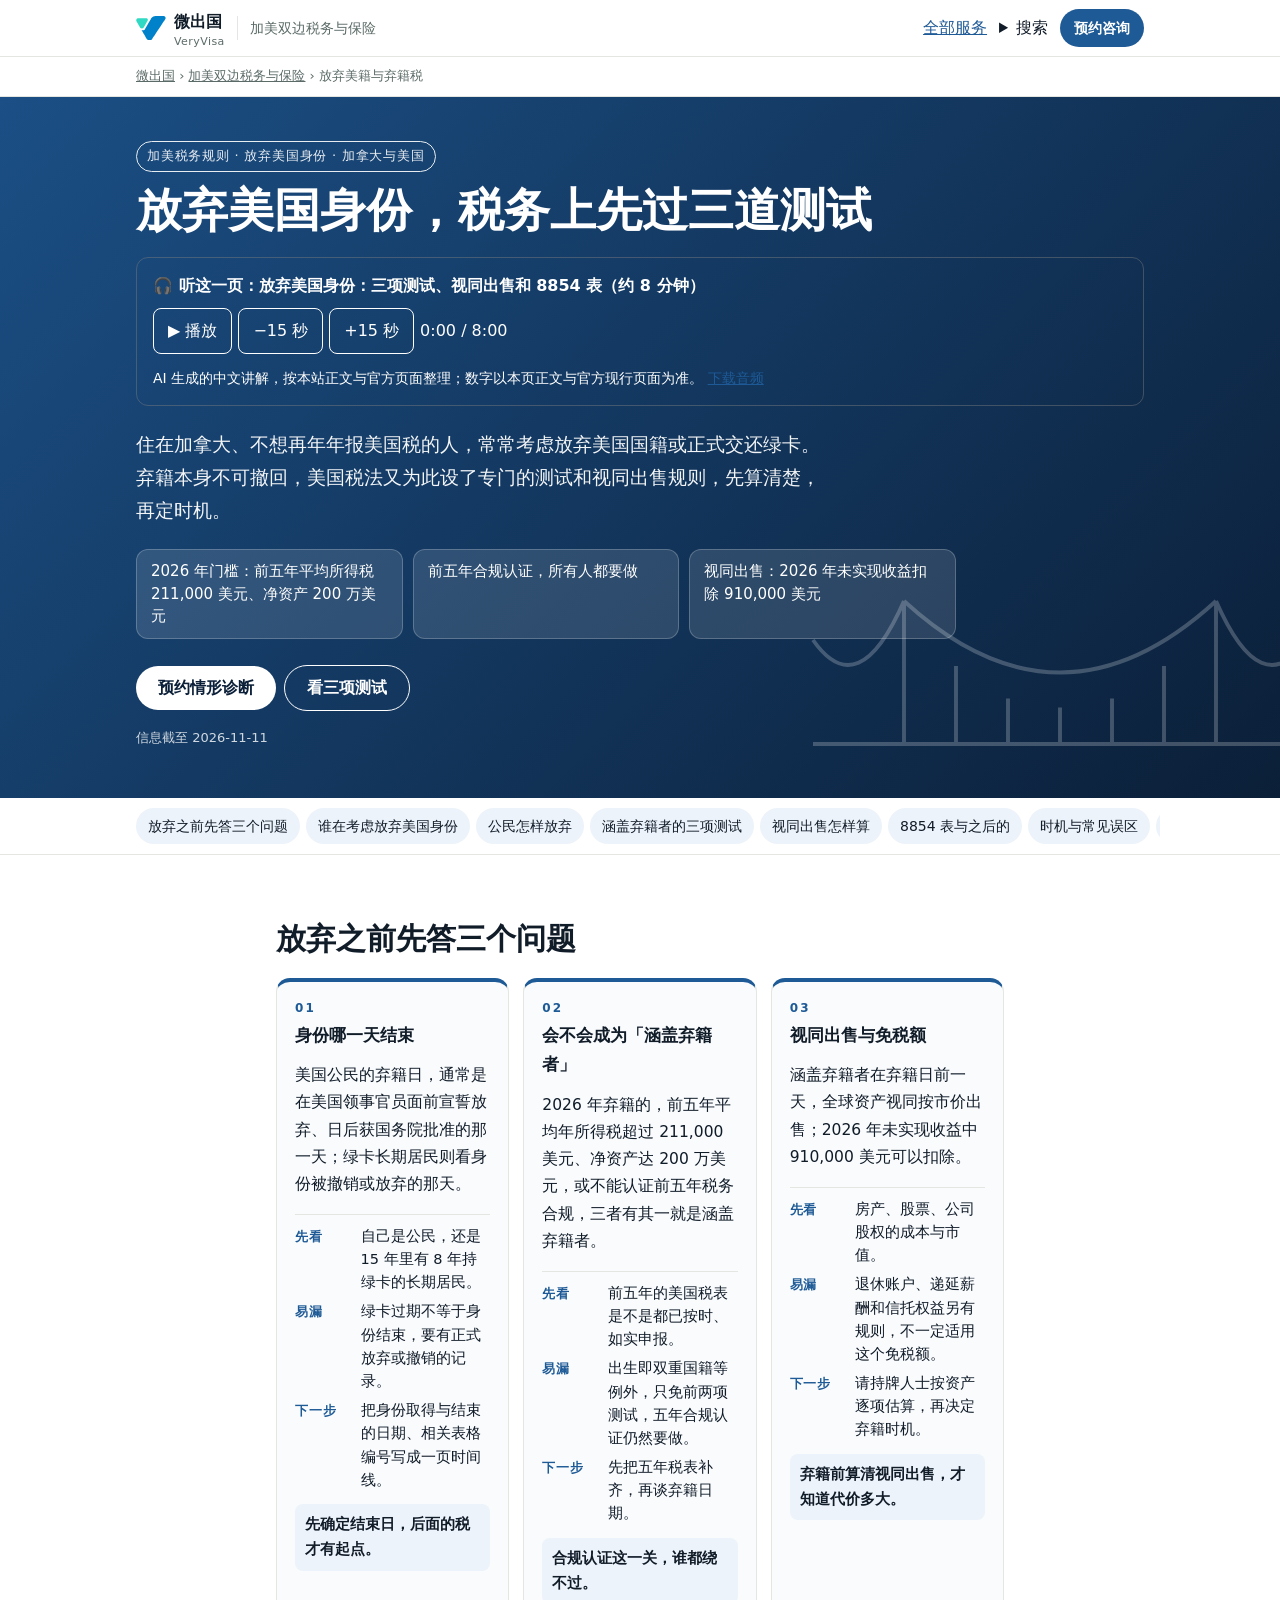
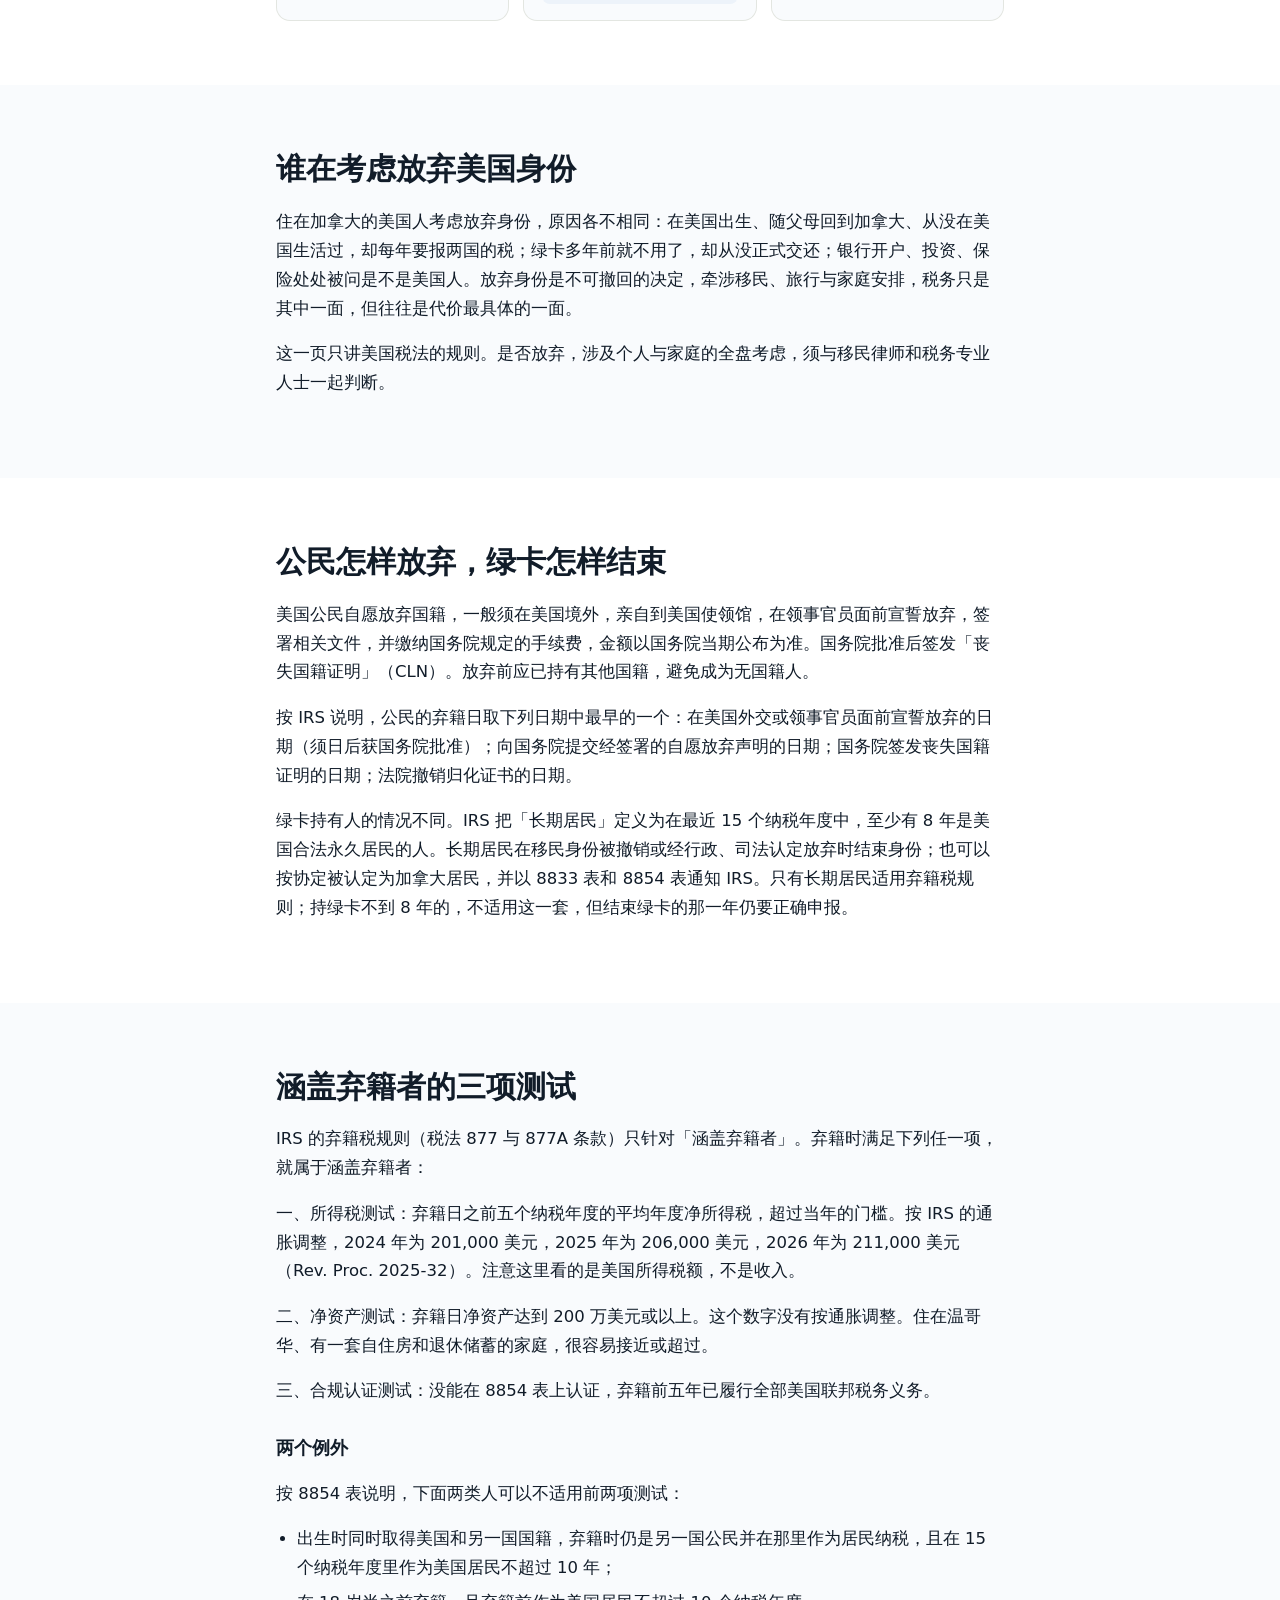
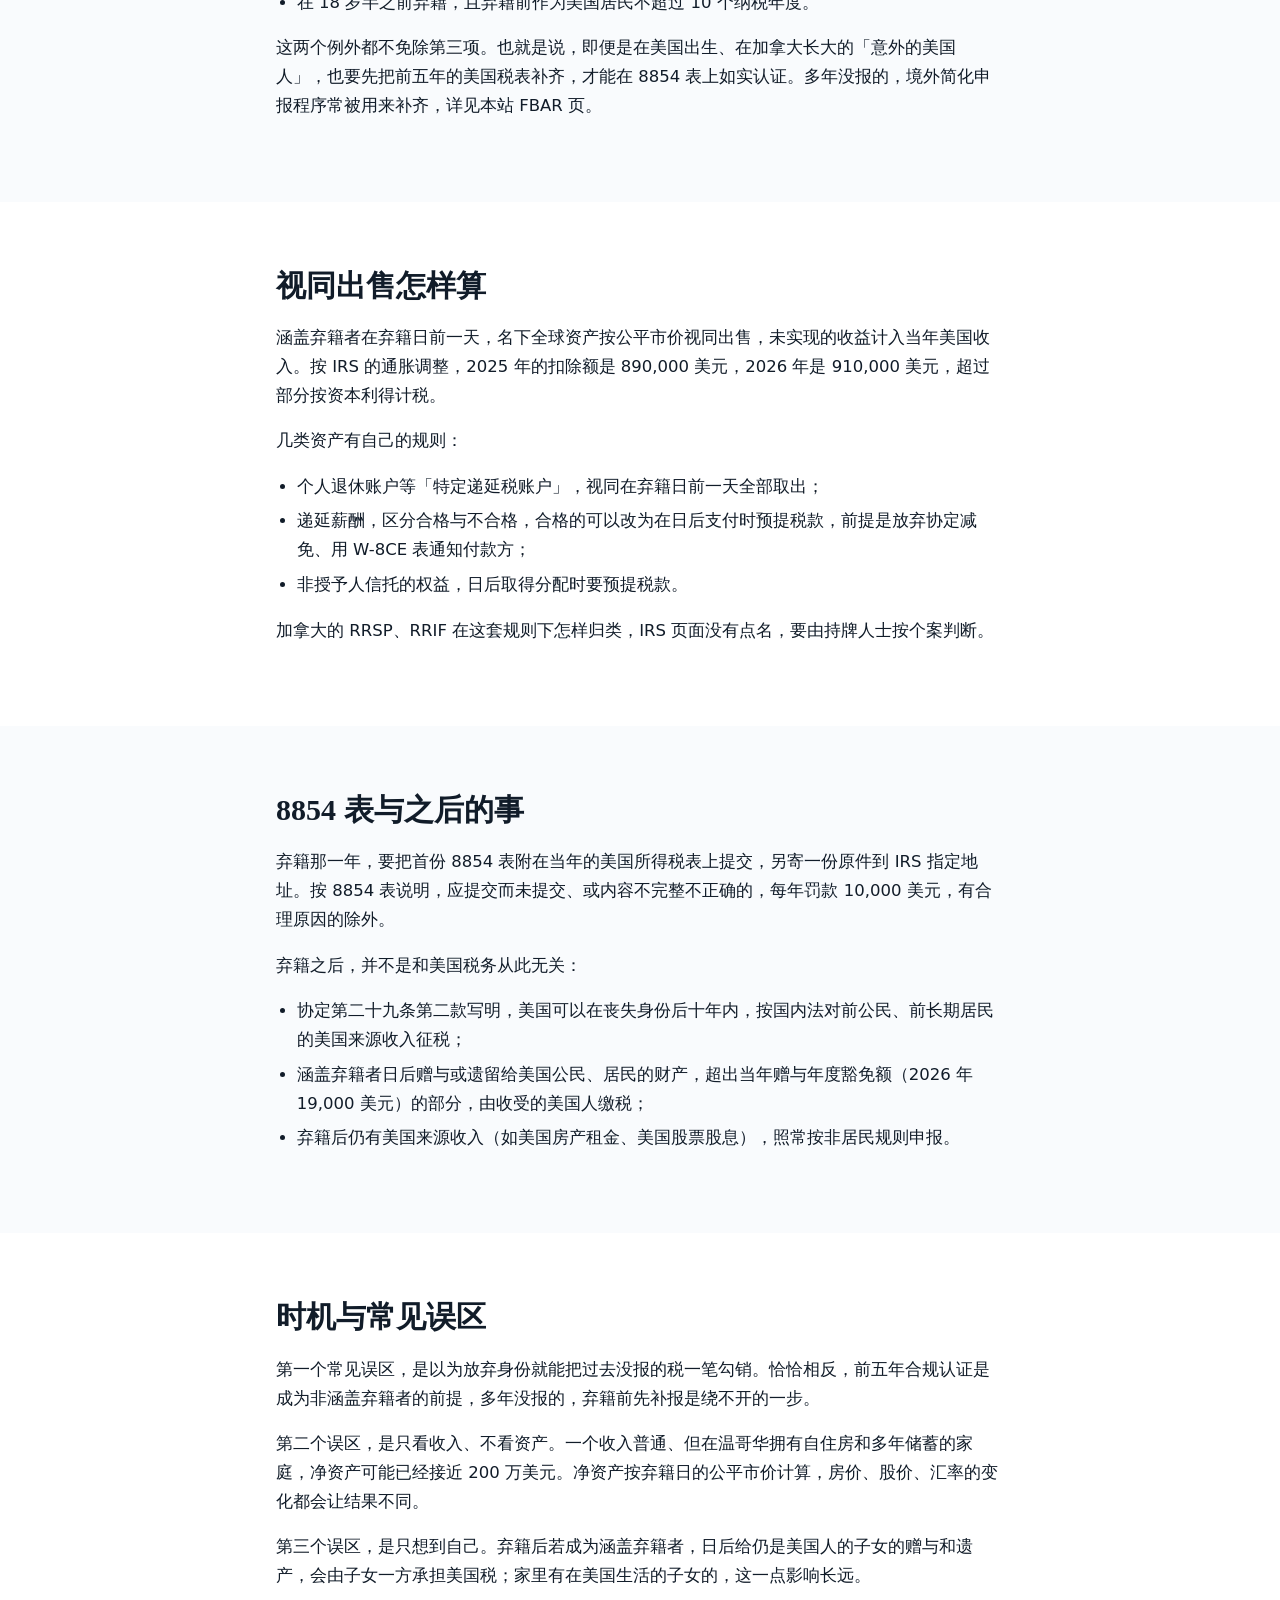
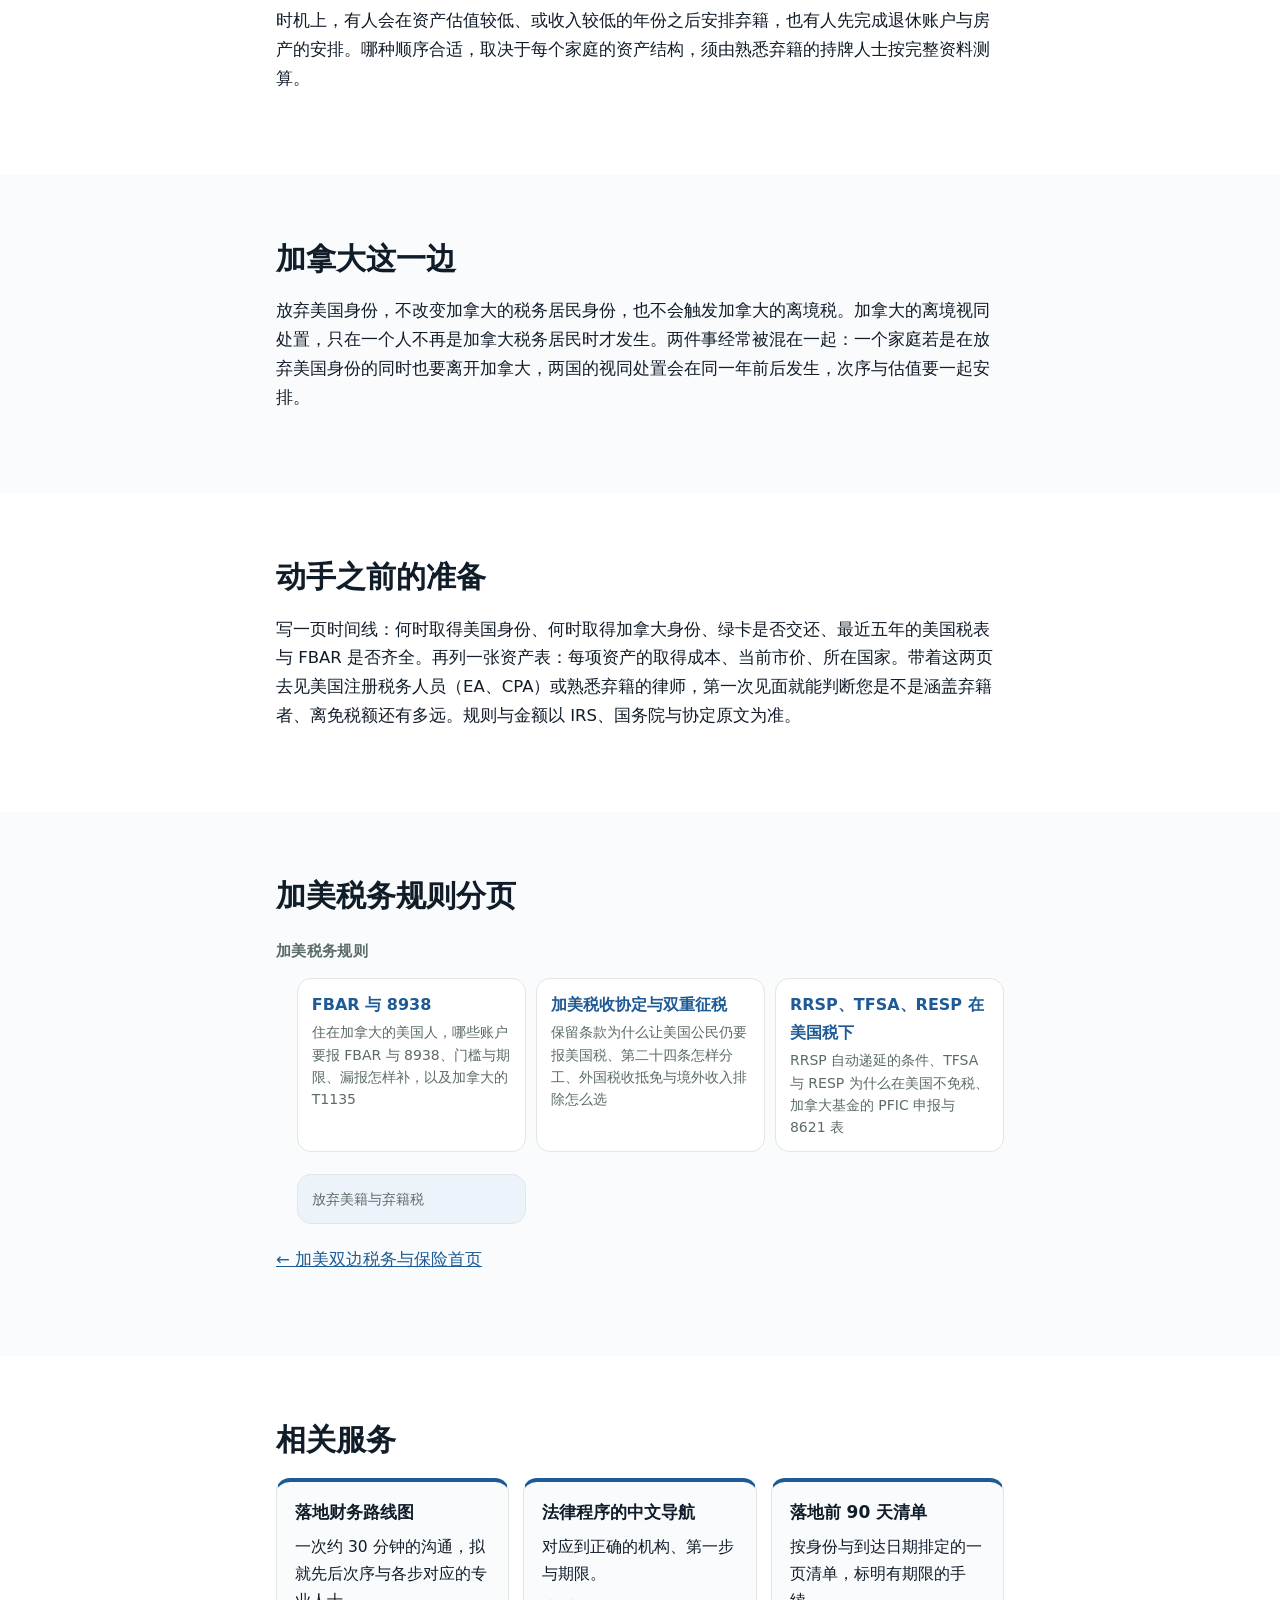
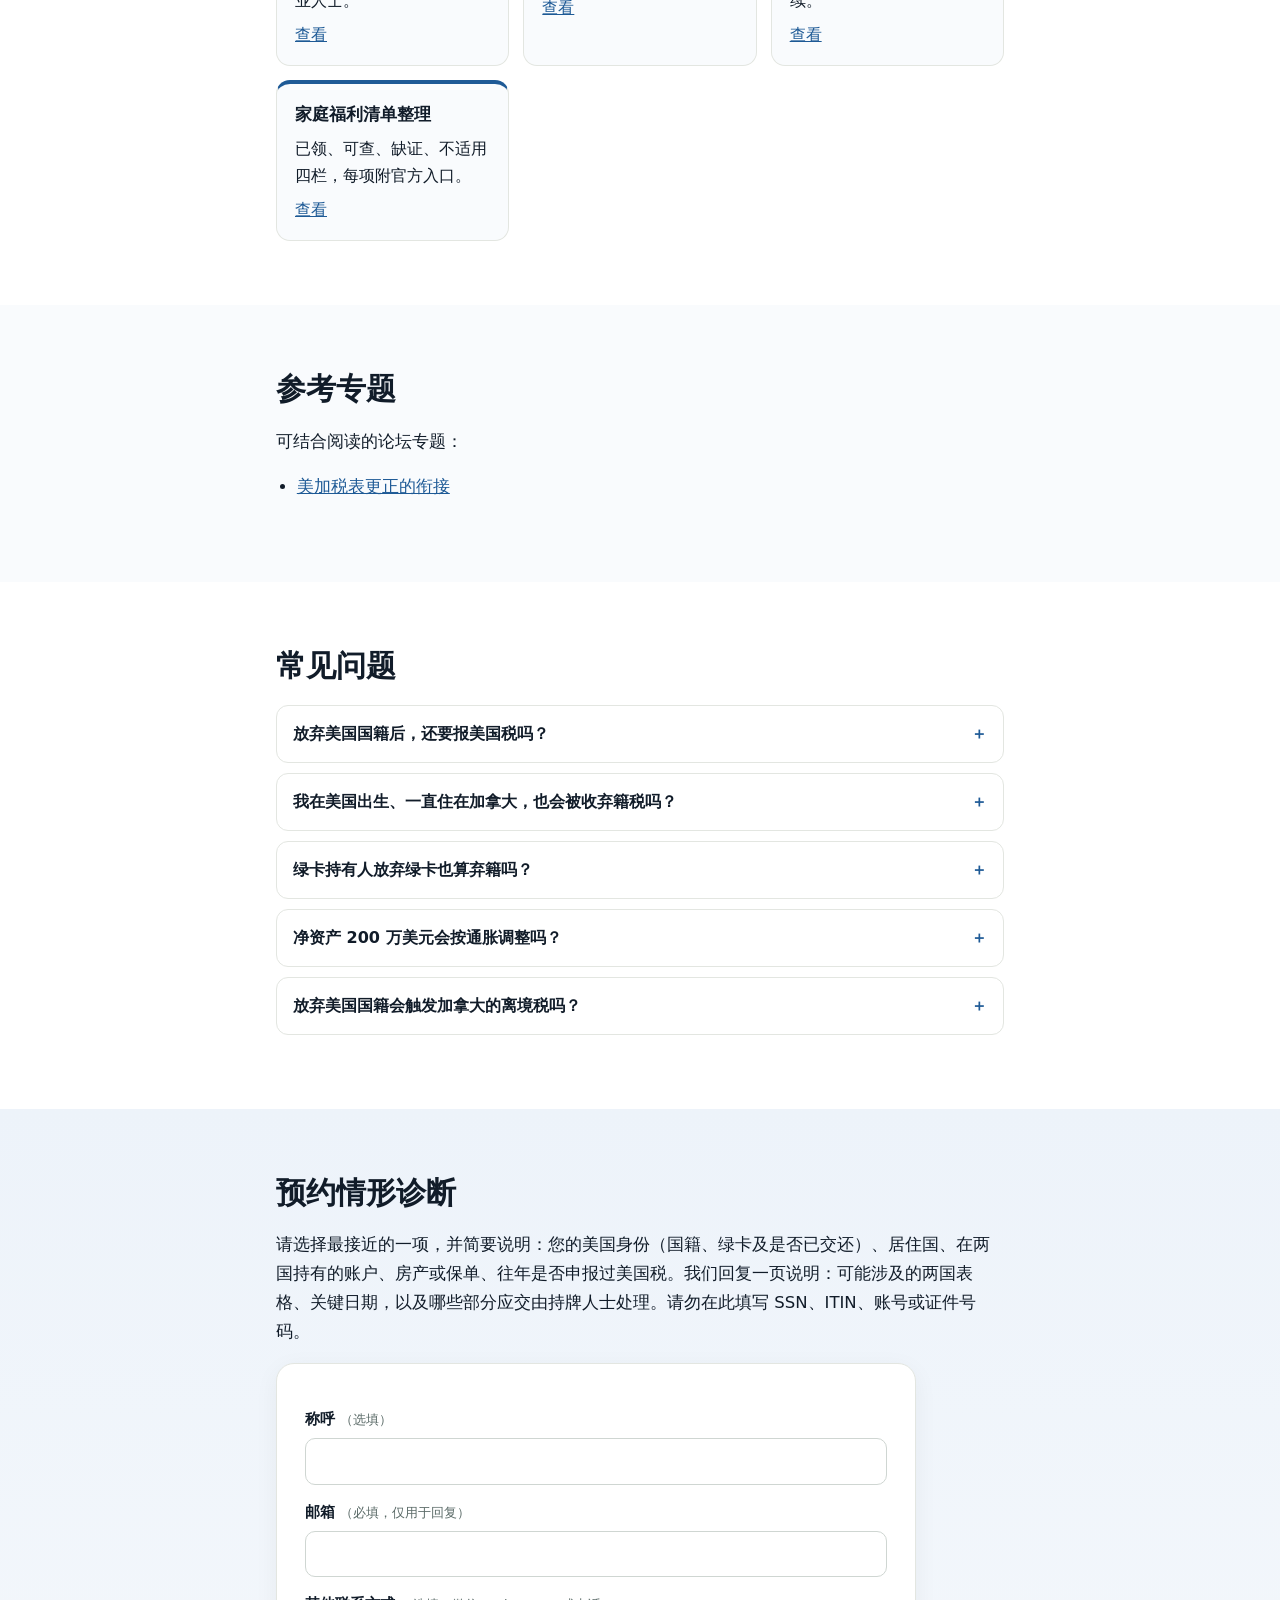
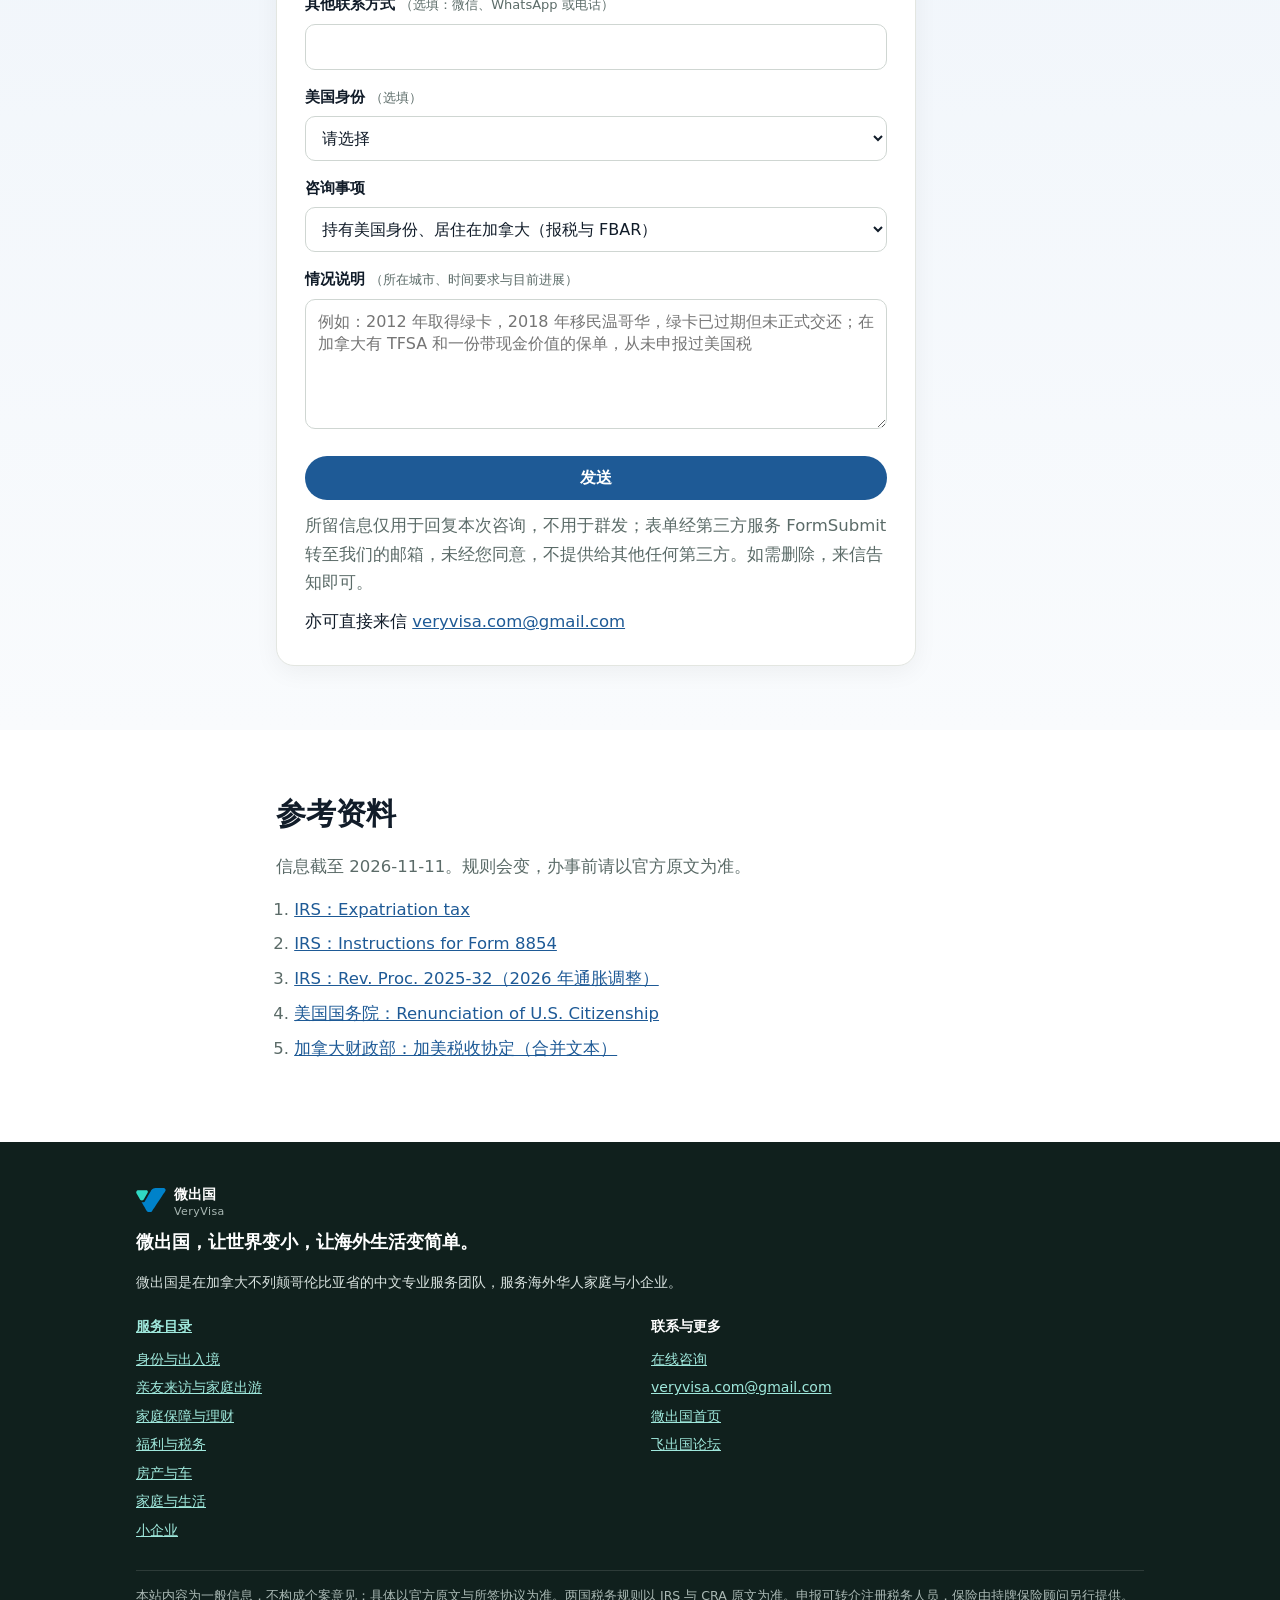
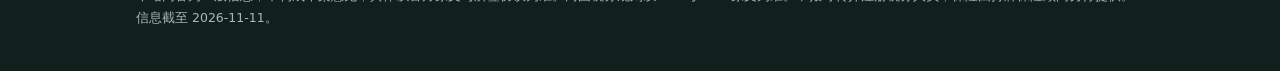
<file: renounce-exit-tax/index.html>
<!doctype html>
<html lang="zh-CN">
<head>
<meta charset="utf-8">
<meta name="viewport" content="width=device-width, initial-scale=1, viewport-fit=cover">
<title>住在加拿大放弃美国国籍或绿卡：弃籍税三项测试、视同出售与 8854 表（2026 年数字） | 微出国</title>
<meta name="description" content="按 IRS 与 8854 表说明、Rev. Proc. 2025-32，讲清公民与绿卡长期居民的弃籍日、涵盖弃籍者三项测试（2026 年平均所得税 211,000 美元、净资产 200 万美元、五年合规认证）、出生双重国籍与未成年例外、视同出售 910,000 美元扣除额与弃籍后的税务。">
<meta name="keywords" content="放弃美国国籍,弃籍税,exit tax,covered expatriate,Form 8854,877A,放弃绿卡 长期居民,意外的美国人,弃籍 加拿大">
<link rel="canonical" href="https://veryvisa.github.io/canada-us-cross-border-tax-insurance/renounce-exit-tax/">
<meta name="theme-color" content="#0b1f38">
<meta property="og:type" content="website">
<meta property="og:locale" content="zh_CN">
<meta property="og:site_name" content="微出国 VeryVisa">
<meta property="og:title" content="放弃美国身份前，先算弃籍税">
<meta property="og:description" content="按 IRS 与 8854 表说明、Rev. Proc. 2025-32，讲清公民与绿卡长期居民的弃籍日、涵盖弃籍者三项测试（2026 年平均所得税 211,000 美元、净资产 200 万美元、五年合规认证）、出生双重国籍与未成年例外、视同出售 910,000 美元扣除额与弃籍后的税务。">
<meta property="og:url" content="https://veryvisa.github.io/canada-us-cross-border-tax-insurance/renounce-exit-tax/">

<meta name="twitter:card" content="summary">
<link rel="icon" href="../assets/mark.svg" type="image/svg+xml">
<link rel="alternate" type="text/plain" href="../llms.txt" title="llms.txt">
<link rel="stylesheet" href="../assets/site.css">
<style>:root{--accent:#1e5a96;--accent-ink:#ffffff;--soft:#edf3fa;--ink:#111c29;--bg:#f9fbfd;--hero-a:#1b4f85;--hero-b:#0b1f38;--hero-ink:#ffffff}</style>
<script type="application/ld+json">
{
 "@context": "https://schema.org",
 "@graph": [
  {
   "@type": "Organization",
   "@id": "https://veryvisa.github.io/#org",
   "name": "微出国 VeryVisa",
   "alternateName": [
    "微出国",
    "VeryVisa"
   ],
   "url": "https://veryvisa.github.io/",
   "slogan": "微出国，让世界变小，让海外生活变简单。",
   "description": "微出国是在加拿大不列颠哥伦比亚省的中文专业服务团队，服务海外华人家庭与小企业。",
   "email": "veryvisa.com@gmail.com"
  },
  {
   "@type": "Service",
   "@id": "https://veryvisa.github.io/canada-us-cross-border-tax-insurance/renounce-exit-tax/#service",
   "name": "加美双边税务情形诊断、跨境保险提问清单与持牌专业人士转介",
   "serviceType": "Canada–US cross-border tax situation review and referral to licensed tax professionals and insurance advisors",
   "description": "按 IRS 与 8854 表说明、Rev. Proc. 2025-32，讲清公民与绿卡长期居民的弃籍日、涵盖弃籍者三项测试（2026 年平均所得税 211,000 美元、净资产 200 万美元、五年合规认证）、出生双重国籍与未成年例外、视同出售 910,000 美元扣除额与弃籍后的税务。",
   "provider": {
    "@id": "https://veryvisa.github.io/#org"
   },
   "url": "https://veryvisa.github.io/canada-us-cross-border-tax-insurance/renounce-exit-tax/",
   "inLanguage": "zh-CN",
   "areaServed": [
    {
     "@type": "AdministrativeArea",
     "name": "Canada"
    },
    {
     "@type": "AdministrativeArea",
     "name": "British Columbia"
    },
    {
     "@type": "AdministrativeArea",
     "name": "United States"
    }
   ],
   "audience": {
    "@type": "Audience",
    "audienceType": "住在加拿大的美国公民与绿卡持有人、在美国有资产的加拿大华人家庭"
   }
  },
  {
   "@type": "WebPage",
   "@id": "https://veryvisa.github.io/canada-us-cross-border-tax-insurance/renounce-exit-tax/",
   "url": "https://veryvisa.github.io/canada-us-cross-border-tax-insurance/renounce-exit-tax/",
   "name": "住在加拿大放弃美国国籍或绿卡：弃籍税三项测试、视同出售与 8854 表（2026 年数字） | 微出国",
   "description": "按 IRS 与 8854 表说明、Rev. Proc. 2025-32，讲清公民与绿卡长期居民的弃籍日、涵盖弃籍者三项测试（2026 年平均所得税 211,000 美元、净资产 200 万美元、五年合规认证）、出生双重国籍与未成年例外、视同出售 910,000 美元扣除额与弃籍后的税务。",
   "inLanguage": "zh-CN",
   "dateModified": "2026-11-11",
   "about": {
    "@id": "https://veryvisa.github.io/canada-us-cross-border-tax-insurance/renounce-exit-tax/#service"
   },
   "publisher": {
    "@id": "https://veryvisa.github.io/#org"
   }
  },
  {
   "@type": "BreadcrumbList",
   "@id": "https://veryvisa.github.io/canada-us-cross-border-tax-insurance/renounce-exit-tax/#crumbs",
   "itemListElement": [
    {
     "@type": "ListItem",
     "position": 1,
     "name": "微出国",
     "item": "https://veryvisa.github.io/"
    },
    {
     "@type": "ListItem",
     "position": 2,
     "name": "加美双边税务与保险",
     "item": "https://veryvisa.github.io/canada-us-cross-border-tax-insurance/"
    },
    {
     "@type": "ListItem",
     "position": 3,
     "name": "放弃美籍与弃籍税",
     "item": "https://veryvisa.github.io/canada-us-cross-border-tax-insurance/renounce-exit-tax/"
    }
   ]
  },
  {
   "@type": "FAQPage",
   "@id": "https://veryvisa.github.io/canada-us-cross-border-tax-insurance/renounce-exit-tax/#faq",
   "mainEntity": [
    {
     "@type": "Question",
     "name": "放弃美国国籍后，还要报美国税吗？",
     "acceptedAnswer": {
      "@type": "Answer",
      "text": "弃籍那一年要报，并附 8854 表；之后只就美国来源收入按非居民规则申报。协定还允许美国在丧失身份后十年内对美国来源收入按国内法征税。"
     }
    },
    {
     "@type": "Question",
     "name": "我在美国出生、一直住在加拿大，也会被收弃籍税吗？",
     "acceptedAnswer": {
      "@type": "Answer",
      "text": "出生即双重国籍、弃籍时仍是加拿大公民并在加拿大纳税、作为美国居民不超过 15 年中的 10 年的，可以不适用所得税与净资产两项测试；但前五年合规认证仍要做，没报齐就会成为涵盖弃籍者。"
     }
    },
    {
     "@type": "Question",
     "name": "绿卡持有人放弃绿卡也算弃籍吗？",
     "acceptedAnswer": {
      "@type": "Answer",
      "text": "最近 15 个纳税年度里至少 8 年持绿卡的长期居民，结束身份时适用同一套弃籍税规则；不到 8 年的不适用。"
     }
    },
    {
     "@type": "Question",
     "name": "净资产 200 万美元会按通胀调整吗？",
     "acceptedAnswer": {
      "@type": "Answer",
      "text": "不会。所得税门槛与视同出售扣除额每年调整（2026 年分别为 211,000 美元与 910,000 美元），200 万美元净资产测试不调整。"
     }
    },
    {
     "@type": "Question",
     "name": "放弃美国国籍会触发加拿大的离境税吗？",
     "acceptedAnswer": {
      "@type": "Answer",
      "text": "不会。加拿大的离境视同处置只在不再是加拿大税务居民时发生，与放弃美国身份是两件事。"
     }
    }
   ]
  }
 ]
}
</script>
</head>
<body>
<header class="vv-top"><div class="wrap">
<a class="vv-brand" href="https://veryvisa.github.io/" aria-label="微出国首页"><svg viewBox="102.305 90.391 73.617 59.957" xmlns="http://www.w3.org/2000/svg">
<path fill="#30D9C4" d="M 107.894531 95.808594 L 127.277344 95.808594 C 127.277344 95.808594 129.507812 95.628906 130.835938 97.679688 C 131.585938 98.910156 131.65625 100.316406 131.082031 101.546875 L 121.609375 117.953125 C 121.609375 117.953125 120.335938 120.65625 117.011719 120.824219 C 113.714844 120.910156 112.242188 118.40625 112.242188 118.40625 L 103.722656 103.652344 C 103.722656 103.652344 102.304688 101.792969 103.09375 99.332031 C 103.878906 96.878906 106.148438 95.773438 107.894531 95.808594 "/>
<path fill="#0082CA" d="M 115.964844 124.792969 C 115.847656 124.59375 116.09375 124.378906 116.277344 124.519531 C 117.195312 125.21875 118.664062 125.902344 120.683594 125.515625 C 122.164062 125.210938 123.550781 124.296875 124.402344 122.757812 C 125.242188 121.300781 138.8125 97.8125 138.8125 97.8125 C 138.8125 97.8125 141.9375 90.917969 150.207031 90.550781 L 169.96875 90.550781 C 169.96875 90.550781 173 90.390625 174.503906 93.40625 C 175.921875 96.433594 173.941406 98.695312 173.667969 99.109375 C 173.394531 99.523438 142.203125 146.726562 142.203125 146.726562 C 142.203125 146.726562 140.003906 150.347656 135.40625 150.347656 C 130.808594 150.347656 128.707031 146.878906 128.417969 146.398438 C 128.175781 145.992188 118.835938 129.78125 115.964844 124.792969 "/></svg><span>微出国<small>VeryVisa</small></span></a>
<a class="vv-site" href="../">加美双边税务与保险</a>
<a class="all-services" href="../../services/">全部服务</a>
<details class="service-search"><summary aria-label="搜索服务">搜索</summary><form action="../../services/" method="get" role="search"><label for="service-q">查找服务</label><input id="service-q" name="q" type="search" maxlength="100" placeholder="事项或关键词"><button type="submit">搜索</button></form></details>
<a class="vv-cta" href="#contact">预约咨询</a>
</div></header>
<nav class="crumbs" aria-label="位置"><div class="wrap"><a href="https://veryvisa.github.io/">微出国</a> › <a href="../">加美双边税务与保险</a> › <span>放弃美籍与弃籍税</span></div></nav><main>
<section class="hero"><div class="motif" aria-hidden="true"><svg viewBox="0 0 400 200" fill="none" stroke="currentColor" stroke-width="3"><path d="M10 150 H390 M80 150 V40 M320 150 V40"/><path d="M80 40 Q200 150 320 40 M10 70 Q45 120 80 40 M320 40 Q355 120 390 70"/><path d="M120 150 V90 M160 150 V115 M200 150 V122 M240 150 V115 M280 150 V90"/></svg></div><div class="wrap">
<p class="kicker">加美税务规则 · 放弃美国身份 · 加拿大与美国</p>
<h1>放弃美国身份，税务上先过三道测试</h1><!--site-audio:begin--><section class="site-audio" data-site-audio="xb-exit-tax" aria-label="音频讲解" style="margin:18px 0 22px;padding:14px 16px;border:1px solid rgba(127,127,127,.45);border-radius:12px"><p style="margin:0 0 8px;font-weight:600">🎧 听这一页：放弃美国身份：三项测试、视同出售和 8854 表（约 8 分钟）</p><audio id="sa-xb-exit-tax" preload="none" src="../assets/audio/xb-exit-tax.m4a" ontimeupdate="var s=Math.floor(this.currentTime),d=Math.floor(this.duration||0);this.parentNode.querySelector(&#x27;[data-sa-time]&#x27;).textContent=Math.floor(s/60)+&#x27;:&#x27;+(&#x27;0&#x27;+s%60).slice(-2)+&#x27; / &#x27;+Math.floor(d/60)+&#x27;:&#x27;+(&#x27;0&#x27;+d%60).slice(-2)"></audio><button type="button" style="min-height:44px;min-width:44px;padding:8px 14px;margin:0 6px 6px 0;border:1px solid currentColor;border-radius:8px;background:transparent;color:inherit;font:inherit;cursor:pointer" onclick="var a=document.getElementById(&#x27;sa-xb-exit-tax&#x27;);if(a.paused){a.play();this.textContent=&#x27;⏸ 暂停&#x27;}else{a.pause();this.textContent=&#x27;▶ 播放&#x27;}">▶ 播放</button><button type="button" style="min-height:44px;min-width:44px;padding:8px 14px;margin:0 6px 6px 0;border:1px solid currentColor;border-radius:8px;background:transparent;color:inherit;font:inherit;cursor:pointer" aria-label="后退 15 秒" onclick="var a=document.getElementById(&#x27;sa-xb-exit-tax&#x27;);a.currentTime=Math.max(0,a.currentTime+(-15))">−15 秒</button><button type="button" style="min-height:44px;min-width:44px;padding:8px 14px;margin:0 6px 6px 0;border:1px solid currentColor;border-radius:8px;background:transparent;color:inherit;font:inherit;cursor:pointer" aria-label="前进 15 秒" onclick="var a=document.getElementById(&#x27;sa-xb-exit-tax&#x27;);a.currentTime=Math.max(0,a.currentTime+(15))">+15 秒</button><span data-sa-time style="font-variant-numeric:tabular-nums">0:00 / 8:00</span><p style="margin:6px 0 0;font-size:14px">AI 生成的中文讲解，按本站正文与官方页面整理；数字以本页正文与官方现行页面为准。 <a href="../assets/audio/xb-exit-tax.m4a" download>下载音频</a></p></section><!--site-audio:end-->
<p class="sub">住在加拿大、不想再年年报美国税的人，常常考虑放弃美国国籍或正式交还绿卡。弃籍本身不可撤回，美国税法又为此设了专门的测试和视同出售规则，先算清楚，再定时机。</p>
<ul class="hero-points"><li>2026 年门槛：前五年平均所得税 211,000 美元、净资产 200 万美元</li><li>前五年合规认证，所有人都要做</li><li>视同出售：2026 年未实现收益扣除 910,000 美元</li></ul>
<a class="btn btn-primary" href="#contact">预约情形诊断</a><a class="btn btn-ghost" href="#tests">看三项测试</a>
<p class="asof">信息截至 2026-11-11</p>
</div></section>

<nav class="toc" aria-label="本页目录"><div class="wrap"><a href="#at-a-glance">放弃之前先答三个问题</a><a href="#who">谁在考虑放弃美国身份</a><a href="#process">公民怎样放弃</a><a href="#tests">涵盖弃籍者的三项测试</a><a href="#exit-tax">视同出售怎样算</a><a href="#after">8854 表与之后的</a><a href="#timing">时机与常见误区</a><a href="#canada">加拿大这一边</a><a href="#prepare">动手之前的准备</a><a href="#faq">常见问题</a><a href="#contact">咨询</a></div></nav>
<section class="sec" id="at-a-glance"><div class="wrap narrow"><h2>放弃之前先答三个问题</h2>
<div class="cards kcards"><article class="card kcard" id="card-expatriation-date"><p class="kc-no">01</p><h3>身份哪一天结束</h3><div class="kc-body"><p>美国公民的弃籍日，通常是在美国领事官员面前宣誓放弃、日后获国务院批准的那一天；绿卡长期居民则看身份被撤销或放弃的那天。</p></div><dl class="kc-guide"><div><dt>先看</dt><dd>自己是公民，还是 15 年里有 8 年持绿卡的长期居民。</dd></div><div><dt>易漏</dt><dd>绿卡过期不等于身份结束，要有正式放弃或撤销的记录。</dd></div><div><dt>下一步</dt><dd>把身份取得与结束的日期、相关表格编号写成一页时间线。</dd></div></dl><p class="kc-take">先确定结束日，后面的税才有起点。</p></article><article class="card kcard" id="card-covered"><p class="kc-no">02</p><h3>会不会成为「涵盖弃籍者」</h3><div class="kc-body"><p>2026 年弃籍的，前五年平均年所得税超过 211,000 美元、净资产达 200 万美元，或不能认证前五年税务合规，三者有其一就是涵盖弃籍者。</p></div><dl class="kc-guide"><div><dt>先看</dt><dd>前五年的美国税表是不是都已按时、如实申报。</dd></div><div><dt>易漏</dt><dd>出生即双重国籍等例外，只免前两项测试，五年合规认证仍然要做。</dd></div><div><dt>下一步</dt><dd>先把五年税表补齐，再谈弃籍日期。</dd></div></dl><p class="kc-take">合规认证这一关，谁都绕不过。</p></article><article class="card kcard" id="card-mark-to-market"><p class="kc-no">03</p><h3>视同出售与免税额</h3><div class="kc-body"><p>涵盖弃籍者在弃籍日前一天，全球资产视同按市价出售；2026 年未实现收益中 910,000 美元可以扣除。</p></div><dl class="kc-guide"><div><dt>先看</dt><dd>房产、股票、公司股权的成本与市值。</dd></div><div><dt>易漏</dt><dd>退休账户、递延薪酬和信托权益另有规则，不一定适用这个免税额。</dd></div><div><dt>下一步</dt><dd>请持牌人士按资产逐项估算，再决定弃籍时机。</dd></div></dl><p class="kc-take">弃籍前算清视同出售，才知道代价多大。</p></article></div>
</div></section><section class="sec" id="who"><div class="wrap narrow"><h2>谁在考虑放弃美国身份</h2>
<p>住在加拿大的美国人考虑放弃身份，原因各不相同：在美国出生、随父母回到加拿大、从没在美国生活过，却每年要报两国的税；绿卡多年前就不用了，却从没正式交还；银行开户、投资、保险处处被问是不是美国人。放弃身份是不可撤回的决定，牵涉移民、旅行与家庭安排，税务只是其中一面，但往往是代价最具体的一面。</p>
<p>这一页只讲美国税法的规则。是否放弃，涉及个人与家庭的全盘考虑，须与移民律师和税务专业人士一起判断。</p>
</div></section><section class="sec" id="process"><div class="wrap narrow"><h2>公民怎样放弃，绿卡怎样结束</h2>
<p>美国公民自愿放弃国籍，一般须在美国境外，亲自到美国使领馆，在领事官员面前宣誓放弃，签署相关文件，并缴纳国务院规定的手续费，金额以国务院当期公布为准。国务院批准后签发「丧失国籍证明」（CLN）。放弃前应已持有其他国籍，避免成为无国籍人。</p>
<p>按 IRS 说明，公民的弃籍日取下列日期中最早的一个：在美国外交或领事官员面前宣誓放弃的日期（须日后获国务院批准）；向国务院提交经签署的自愿放弃声明的日期；国务院签发丧失国籍证明的日期；法院撤销归化证书的日期。</p>
<p>绿卡持有人的情况不同。IRS 把「长期居民」定义为在最近 15 个纳税年度中，至少有 8 年是美国合法永久居民的人。长期居民在移民身份被撤销或经行政、司法认定放弃时结束身份；也可以按协定被认定为加拿大居民，并以 8833 表和 8854 表通知 IRS。只有长期居民适用弃籍税规则；持绿卡不到 8 年的，不适用这一套，但结束绿卡的那一年仍要正确申报。</p>
</div></section><section class="sec" id="tests"><div class="wrap narrow"><h2>涵盖弃籍者的三项测试</h2>
<p>IRS 的弃籍税规则（税法 877 与 877A 条款）只针对「涵盖弃籍者」。弃籍时满足下列任一项，就属于涵盖弃籍者：</p>
<p>一、所得税测试：弃籍日之前五个纳税年度的平均年度净所得税，超过当年的门槛。按 IRS 的通胀调整，2024 年为 201,000 美元，2025 年为 206,000 美元，2026 年为 211,000 美元（Rev. Proc. 2025-32）。注意这里看的是美国所得税额，不是收入。</p>
<p>二、净资产测试：弃籍日净资产达到 200 万美元或以上。这个数字没有按通胀调整。住在温哥华、有一套自住房和退休储蓄的家庭，很容易接近或超过。</p>
<p>三、合规认证测试：没能在 8854 表上认证，弃籍前五年已履行全部美国联邦税务义务。</p>
<h3>两个例外</h3>
<p>按 8854 表说明，下面两类人可以不适用前两项测试：</p>
<ul><li>出生时同时取得美国和另一国国籍，弃籍时仍是另一国公民并在那里作为居民纳税，且在 15 个纳税年度里作为美国居民不超过 10 年；</li><li>在 18 岁半之前弃籍，且弃籍前作为美国居民不超过 10 个纳税年度。</li></ul>
<p>这两个例外都不免除第三项。也就是说，即便是在美国出生、在加拿大长大的「意外的美国人」，也要先把前五年的美国税表补齐，才能在 8854 表上如实认证。多年没报的，境外简化申报程序常被用来补齐，详见本站 FBAR 页。</p>
</div></section><section class="sec" id="exit-tax"><div class="wrap narrow"><h2>视同出售怎样算</h2>
<p>涵盖弃籍者在弃籍日前一天，名下全球资产按公平市价视同出售，未实现的收益计入当年美国收入。按 IRS 的通胀调整，2025 年的扣除额是 890,000 美元，2026 年是 910,000 美元，超过部分按资本利得计税。</p>
<p>几类资产有自己的规则：</p>
<ul><li>个人退休账户等「特定递延税账户」，视同在弃籍日前一天全部取出；</li><li>递延薪酬，区分合格与不合格，合格的可以改为在日后支付时预提税款，前提是放弃协定减免、用 W-8CE 表通知付款方；</li><li>非授予人信托的权益，日后取得分配时要预提税款。</li></ul>
<p>加拿大的 RRSP、RRIF 在这套规则下怎样归类，IRS 页面没有点名，要由持牌人士按个案判断。</p>
</div></section><section class="sec" id="after"><div class="wrap narrow"><h2>8854 表与之后的事</h2>
<p>弃籍那一年，要把首份 8854 表附在当年的美国所得税表上提交，另寄一份原件到 IRS 指定地址。按 8854 表说明，应提交而未提交、或内容不完整不正确的，每年罚款 10,000 美元，有合理原因的除外。</p>
<p>弃籍之后，并不是和美国税务从此无关：</p>
<ul><li>协定第二十九条第二款写明，美国可以在丧失身份后十年内，按国内法对前公民、前长期居民的美国来源收入征税；</li><li>涵盖弃籍者日后赠与或遗留给美国公民、居民的财产，超出当年赠与年度豁免额（2026 年 19,000 美元）的部分，由收受的美国人缴税；</li><li>弃籍后仍有美国来源收入（如美国房产租金、美国股票股息），照常按非居民规则申报。</li></ul>
</div></section><section class="sec" id="timing"><div class="wrap narrow"><h2>时机与常见误区</h2>
<p>第一个常见误区，是以为放弃身份就能把过去没报的税一笔勾销。恰恰相反，前五年合规认证是成为非涵盖弃籍者的前提，多年没报的，弃籍前先补报是绕不开的一步。</p>
<p>第二个误区，是只看收入、不看资产。一个收入普通、但在温哥华拥有自住房和多年储蓄的家庭，净资产可能已经接近 200 万美元。净资产按弃籍日的公平市价计算，房价、股价、汇率的变化都会让结果不同。</p>
<p>第三个误区，是只想到自己。弃籍后若成为涵盖弃籍者，日后给仍是美国人的子女的赠与和遗产，会由子女一方承担美国税；家里有在美国生活的子女的，这一点影响长远。</p>
<p>时机上，有人会在资产估值较低、或收入较低的年份之后安排弃籍，也有人先完成退休账户与房产的安排。哪种顺序合适，取决于每个家庭的资产结构，须由熟悉弃籍的持牌人士按完整资料测算。</p>
</div></section><section class="sec" id="canada"><div class="wrap narrow"><h2>加拿大这一边</h2>
<p>放弃美国身份，不改变加拿大的税务居民身份，也不会触发加拿大的离境税。加拿大的离境视同处置，只在一个人不再是加拿大税务居民时才发生。两件事经常被混在一起：一个家庭若是在放弃美国身份的同时也要离开加拿大，两国的视同处置会在同一年前后发生，次序与估值要一起安排。</p>
</div></section><section class="sec" id="prepare"><div class="wrap narrow"><h2>动手之前的准备</h2>
<p>写一页时间线：何时取得美国身份、何时取得加拿大身份、绿卡是否交还、最近五年的美国税表与 FBAR 是否齐全。再列一张资产表：每项资产的取得成本、当前市价、所在国家。带着这两页去见美国注册税务人员（EA、CPA）或熟悉弃籍的律师，第一次见面就能判断您是不是涵盖弃籍者、离免税额还有多远。规则与金额以 IRS、国务院与协定原文为准。</p>
</div></section>
<section class="sec pages" id="pages"><div class="wrap narrow"><h2>加美税务规则分页</h2><h3>加美税务规则</h3><ul class="pagenav"><li><a href="../fbar-8938/"><strong>FBAR 与 8938</strong><span>住在加拿大的美国人，哪些账户要报 FBAR 与 8938、门槛与期限、漏报怎样补，以及加拿大的 T1135</span></a></li><li><a href="../treaty-double-tax/"><strong>加美税收协定与双重征税</strong><span>保留条款为什么让美国公民仍要报美国税、第二十四条怎样分工、外国税收抵免与境外收入排除怎么选</span></a></li><li><a href="../registered-accounts-us/"><strong>RRSP、TFSA、RESP 在美国税下</strong><span>RRSP 自动递延的条件、TFSA 与 RESP 为什么在美国不免税、加拿大基金的 PFIC 申报与 8621 表</span></a></li><li class="cur"><span>放弃美籍与弃籍税</span></li></ul><p class="pagenav-home"><a href="../">← 加美双边税务与保险首页</a></p></div></section><section class="sec" id="related"><div class="wrap narrow"><h2>相关服务</h2><div class="cards"><div class="card" data-service="finance.financial-roadmap"><h3>落地财务路线图</h3><p>一次约 30 分钟的沟通，拟就先后次序与各步对应的专业人士。</p><a href="../../canada-personal-business-financial-consulting/">查看</a></div><div class="card" data-service="family.legal"><h3>法律程序的中文导航</h3><p>对应到正确的机构、第一步与期限。</p><a href="../../canada-legal-support-navigation/">查看</a></div><div class="card" data-service="status.first-days"><h3>落地前 90 天清单</h3><p>按身份与到达日期排定的一页清单，标明有期限的手续。</p><a href="../../canada-newcomer-first-90-days/">查看</a></div><div class="card" data-service="benefits-tax.checklist"><h3>家庭福利清单整理</h3><p>已领、可查、缺证、不适用四栏，每项附官方入口。</p><a href="../../canada-benefits-eligibility-checker/">查看</a></div></div></div></section><section class="sec" id="forum-topics"><div class="wrap narrow"><h2>参考专题</h2><p>可结合阅读的论坛专题：</p><ul><li><a href="https://bbs.fcgvisa.com/t/49597">美加税表更正的衔接</a></li></ul></div></section><section class="sec faq" id="faq"><div class="wrap narrow"><h2>常见问题</h2><details><summary>放弃美国国籍后，还要报美国税吗？</summary><p>弃籍那一年要报，并附 8854 表；之后只就美国来源收入按非居民规则申报。协定还允许美国在丧失身份后十年内对美国来源收入按国内法征税。</p></details><details><summary>我在美国出生、一直住在加拿大，也会被收弃籍税吗？</summary><p>出生即双重国籍、弃籍时仍是加拿大公民并在加拿大纳税、作为美国居民不超过 15 年中的 10 年的，可以不适用所得税与净资产两项测试；但前五年合规认证仍要做，没报齐就会成为涵盖弃籍者。</p></details><details><summary>绿卡持有人放弃绿卡也算弃籍吗？</summary><p>最近 15 个纳税年度里至少 8 年持绿卡的长期居民，结束身份时适用同一套弃籍税规则；不到 8 年的不适用。</p></details><details><summary>净资产 200 万美元会按通胀调整吗？</summary><p>不会。所得税门槛与视同出售扣除额每年调整（2026 年分别为 211,000 美元与 910,000 美元），200 万美元净资产测试不调整。</p></details><details><summary>放弃美国国籍会触发加拿大的离境税吗？</summary><p>不会。加拿大的离境视同处置只在不再是加拿大税务居民时发生，与放弃美国身份是两件事。</p></details></div></section>

<section class="sec contact" id="contact"><div class="wrap narrow">
<h2>预约情形诊断</h2>
<p>请选择最接近的一项，并简要说明：您的美国身份（国籍、绿卡及是否已交还）、居住国、在两国持有的账户、房产或保单、往年是否申报过美国税。我们回复一页说明：可能涉及的两国表格、关键日期，以及哪些部分应交由持牌人士处理。请勿在此填写 SSN、ITIN、账号或证件号码。</p>
<form class="form" data-vv-form action="https://formsubmit.co/ajax/veryvisa.com@gmail.com" method="POST" data-mailto="mailto:veryvisa.com@gmail.com?subject=%5B%E5%BE%AE%E5%87%BA%E5%9B%BD%C2%B7%E5%8A%A0%E7%BE%8E%E5%8F%8C%E8%BE%B9%E7%A8%8E%E5%8A%A1%E4%B8%8E%E4%BF%9D%E9%99%A9%5D%20%E5%92%A8%E8%AF%A2">
  <input type="hidden" name="_subject" value="[微出国·加美双边税务与保险] 新咨询">
  <input type="hidden" name="_template" value="table">
  <input type="hidden" name="_captcha" value="false">
  <input type="hidden" name="site" value="canada-us-cross-border-tax-insurance">
  <input type="hidden" name="page" value="">
  <input type="hidden" name="referrer" value="">
  <input type="hidden" name="utm_source" value="">
  <input type="hidden" name="utm_medium" value="">
  <input type="hidden" name="utm_campaign" value="">
  <input type="hidden" name="submitted_at" value="">
  <div class="hp" aria-hidden="true"><label>请勿填写<input type="text" name="_honey" tabindex="-1" autocomplete="off"></label></div>
  <label for="f-name">称呼 <span class="opt">（选填）</span></label>
  <input id="f-name" name="name" type="text" autocomplete="name" maxlength="60">
  <label for="f-email">邮箱 <span class="opt">（必填，仅用于回复）</span></label>
  <input id="f-email" name="email" type="email" required autocomplete="email" inputmode="email" maxlength="120">
  <label for="f-other">其他联系方式 <span class="opt">（选填：微信、WhatsApp 或电话）</span></label>
  <input id="f-other" name="other_contact" type="text" maxlength="120">
  <label for="f-x0">美国身份 <span class="opt">（选填）</span></label>
  <select id="f-x0" name="us_status"><option value="">请选择</option><option value="美国公民">美国公民</option><option value="绿卡（仍有效）">绿卡（仍有效）</option><option value="绿卡（已过期，未正式交还）">绿卡（已过期，未正式交还）</option><option value="已正式交还绿卡">已正式交还绿卡</option><option value="无美国身份，但在美国有资产">无美国身份，但在美国有资产</option><option value="不确定">不确定</option></select>
  <label for="f-service">咨询事项</label>
  <select id="f-service" name="service"><option value="持有美国身份、居住在加拿大（报税与 FBAR）" selected>持有美国身份、居住在加拿大（报税与 FBAR）</option><option value="TFSA、RESP、RRSP 与美国身份">TFSA、RESP、RRSP 与美国身份</option><option value="美国房产、雪鸟与遗产税">美国房产、雪鸟与遗产税</option><option value="迁往美国或迁回加拿大">迁往美国或迁回加拿大</option><option value="投保前的跨境问题">投保前的跨境问题</option><option value="美国出生的孩子（RESP、SSN）">美国出生的孩子（RESP、SSN）</option><option value="多年未报美国税，拟补救">多年未报美国税，拟补救</option><option value="其他问题">其他问题</option></select>
  <label for="f-msg">情况说明 <span class="opt">（所在城市、时间要求与目前进展）</span></label>
  <textarea id="f-msg" name="message" maxlength="4000" placeholder="例如：2012 年取得绿卡，2018 年移民温哥华，绿卡已过期但未正式交还；在加拿大有 TFSA 和一份带现金价值的保单，从未申报过美国税"></textarea>
  <button class="btn" type="submit">发送</button>
  <p class="form-msg" role="status" aria-live="polite"></p>
  <p class="privacy">所留信息仅用于回复本次咨询，不用于群发；表单经第三方服务 FormSubmit 转至我们的邮箱，未经您同意，不提供给其他任何第三方。如需删除，来信告知即可。</p>
  <p class="mailto">亦可直接来信 <a href="mailto:veryvisa.com@gmail.com?subject=%5B%E5%BE%AE%E5%87%BA%E5%9B%BD%C2%B7%E5%8A%A0%E7%BE%8E%E5%8F%8C%E8%BE%B9%E7%A8%8E%E5%8A%A1%E4%B8%8E%E4%BF%9D%E9%99%A9%5D%20%E5%92%A8%E8%AF%A2">veryvisa.com@gmail.com</a></p>
</form>
</div></section>
<section class="sec sources" id="sources"><div class="wrap narrow"><h2>参考资料</h2><p class="privacy">信息截至 2026-11-11。规则会变，办事前请以官方原文为准。</p><ol><li><a href="https://www.irs.gov/individuals/international-taxpayers/expatriation-tax" rel="noopener" target="_blank">IRS：Expatriation tax</a></li><li><a href="https://www.irs.gov/instructions/i8854" rel="noopener" target="_blank">IRS：Instructions for Form 8854</a></li><li><a href="https://www.irs.gov/pub/irs-drop/rp-25-32.pdf" rel="noopener" target="_blank">IRS：Rev. Proc. 2025-32（2026 年通胀调整）</a></li><li><a href="https://travel.state.gov/content/travel/en/legal/travel-legal-considerations/us-citizenship-laws-policies/renunciation-of-citizenship.html" rel="noopener" target="_blank">美国国务院：Renunciation of U.S. Citizenship</a></li><li><a href="https://www.canada.ca/en/department-finance/programs/tax-policy/tax-treaties/country/united-states-america-convention-consolidated-1980-1983-1984-1995-1997-2007.html" rel="noopener" target="_blank">加拿大财政部：加美税收协定（合并文本）</a></li></ol></div></section>
</main>
<footer class="vv-foot"><div class="wrap">
<a class="vv-brand" href="https://veryvisa.github.io/"><svg viewBox="102.305 90.391 73.617 59.957" xmlns="http://www.w3.org/2000/svg">
<path fill="#30D9C4" d="M 107.894531 95.808594 L 127.277344 95.808594 C 127.277344 95.808594 129.507812 95.628906 130.835938 97.679688 C 131.585938 98.910156 131.65625 100.316406 131.082031 101.546875 L 121.609375 117.953125 C 121.609375 117.953125 120.335938 120.65625 117.011719 120.824219 C 113.714844 120.910156 112.242188 118.40625 112.242188 118.40625 L 103.722656 103.652344 C 103.722656 103.652344 102.304688 101.792969 103.09375 99.332031 C 103.878906 96.878906 106.148438 95.773438 107.894531 95.808594 "/>
<path fill="#0082CA" d="M 115.964844 124.792969 C 115.847656 124.59375 116.09375 124.378906 116.277344 124.519531 C 117.195312 125.21875 118.664062 125.902344 120.683594 125.515625 C 122.164062 125.210938 123.550781 124.296875 124.402344 122.757812 C 125.242188 121.300781 138.8125 97.8125 138.8125 97.8125 C 138.8125 97.8125 141.9375 90.917969 150.207031 90.550781 L 169.96875 90.550781 C 169.96875 90.550781 173 90.390625 174.503906 93.40625 C 175.921875 96.433594 173.941406 98.695312 173.667969 99.109375 C 173.394531 99.523438 142.203125 146.726562 142.203125 146.726562 C 142.203125 146.726562 140.003906 150.347656 135.40625 150.347656 C 130.808594 150.347656 128.707031 146.878906 128.417969 146.398438 C 128.175781 145.992188 118.835938 129.78125 115.964844 124.792969 "/></svg><span>微出国<small>VeryVisa</small></span></a>
<p class="slogan">微出国，让世界变小，让海外生活变简单。</p>
<p>微出国是在加拿大不列颠哥伦比亚省的中文专业服务团队，服务海外华人家庭与小企业。</p>
<div class="cols">
<div><h4><a href="../../services/">服务目录</a></h4><ul><li><a href="../../services/#status">身份与出入境</a></li><li><a href="../../services/#travel">亲友来访与家庭出游</a></li><li><a href="../../services/#finance">家庭保障与理财</a></li><li><a href="../../services/#benefits-tax">福利与税务</a></li><li><a href="../../services/#property-car">房产与车</a></li><li><a href="../../services/#family">家庭与生活</a></li><li><a href="../../services/#business">小企业</a></li></ul></div>
<div><h4>联系与更多</h4><ul><li><a href="#contact">在线咨询</a></li><li><a href="mailto:veryvisa.com@gmail.com?subject=%5B%E5%BE%AE%E5%87%BA%E5%9B%BD%C2%B7%E5%8A%A0%E7%BE%8E%E5%8F%8C%E8%BE%B9%E7%A8%8E%E5%8A%A1%E4%B8%8E%E4%BF%9D%E9%99%A9%5D%20%E5%92%A8%E8%AF%A2">veryvisa.com@gmail.com</a></li><li><a href="https://veryvisa.github.io/">微出国首页</a></li><li><a href="https://bbs.fcgvisa.com/">飞出国论坛</a></li></ul></div>
</div>
<p class="legal">本站内容为一般信息，不构成个案意见；具体以官方原文与所签协议为准。两国税务规则以 IRS 与 CRA 原文为准。申报可转介注册税务人员，保险由持牌保险顾问另行提供。 信息截至 2026-11-11。</p>
</div></footer>
<nav class="mobile-service-bar" aria-label="快捷服务" hidden><a href="../../services/">全部服务</a><a href="#contact">预约</a></nav>
<script src="../assets/form.js" defer></script>
</body>
</html>
</file>
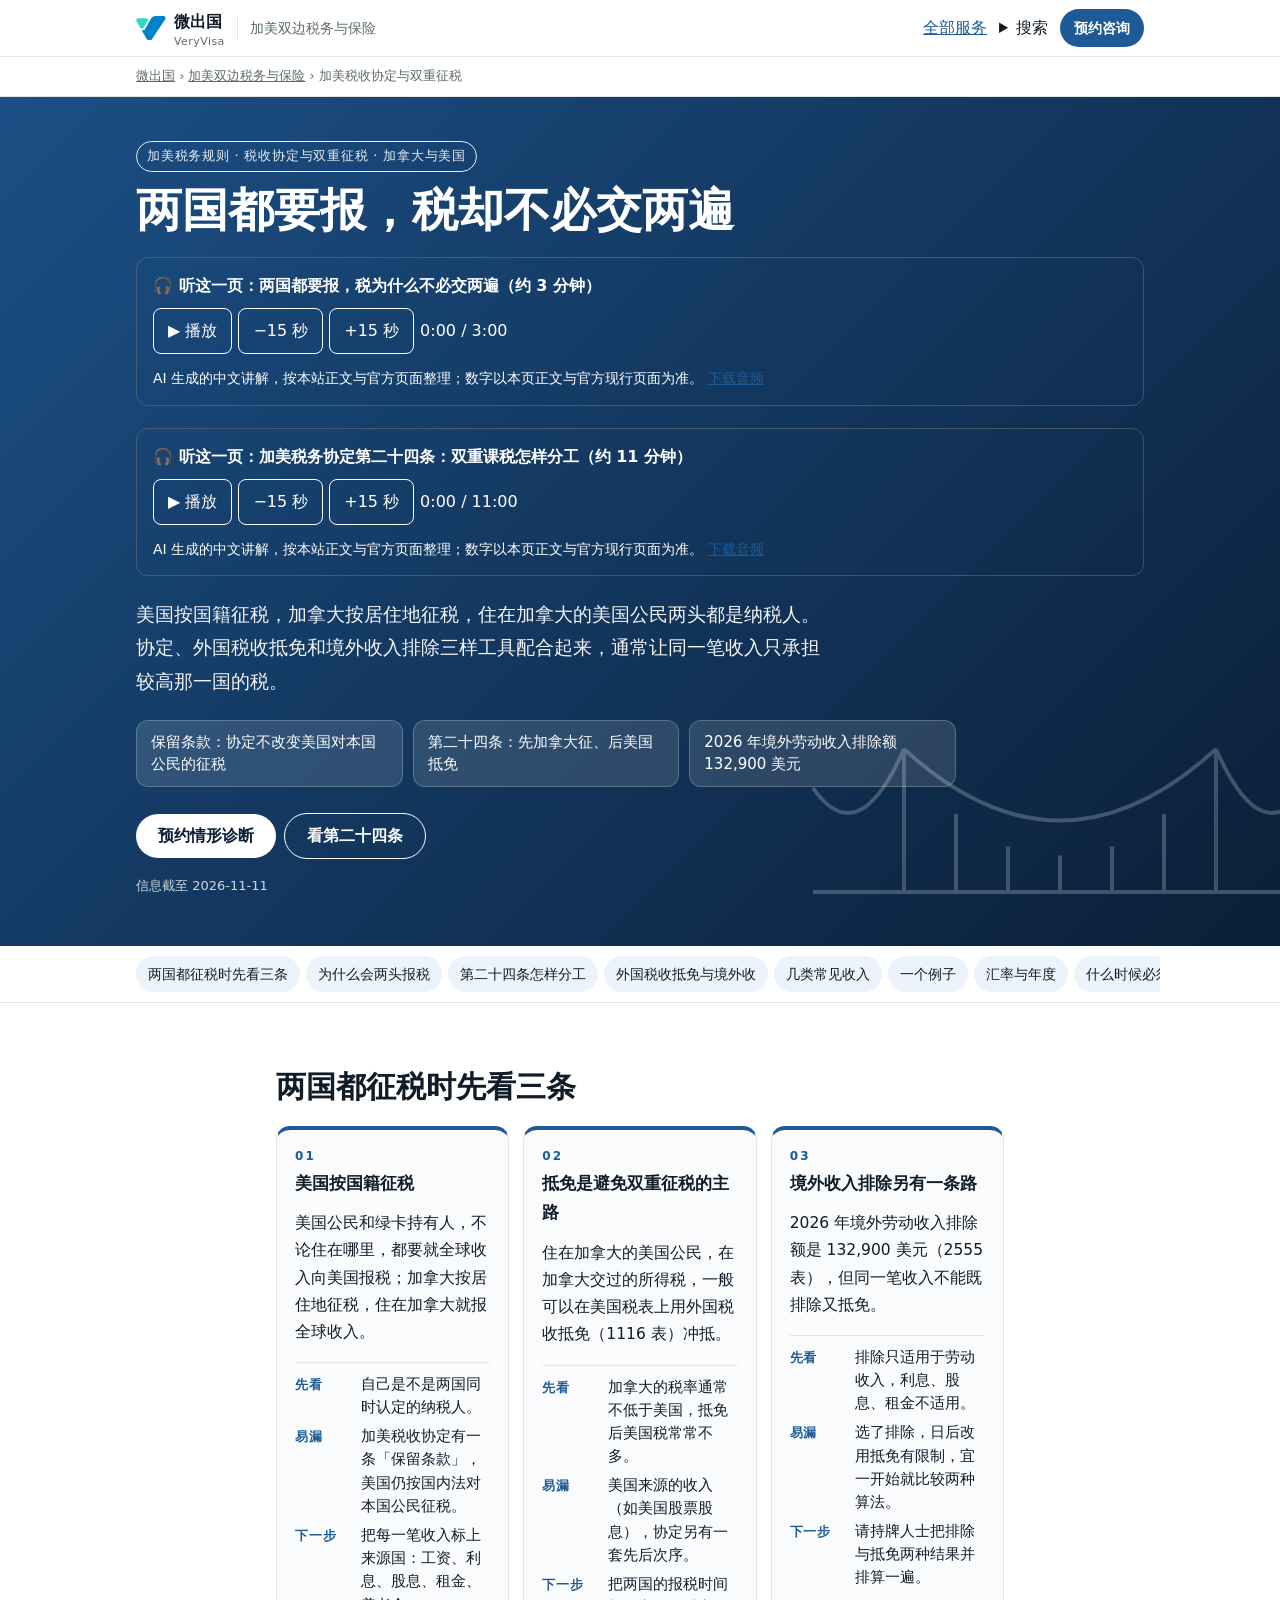
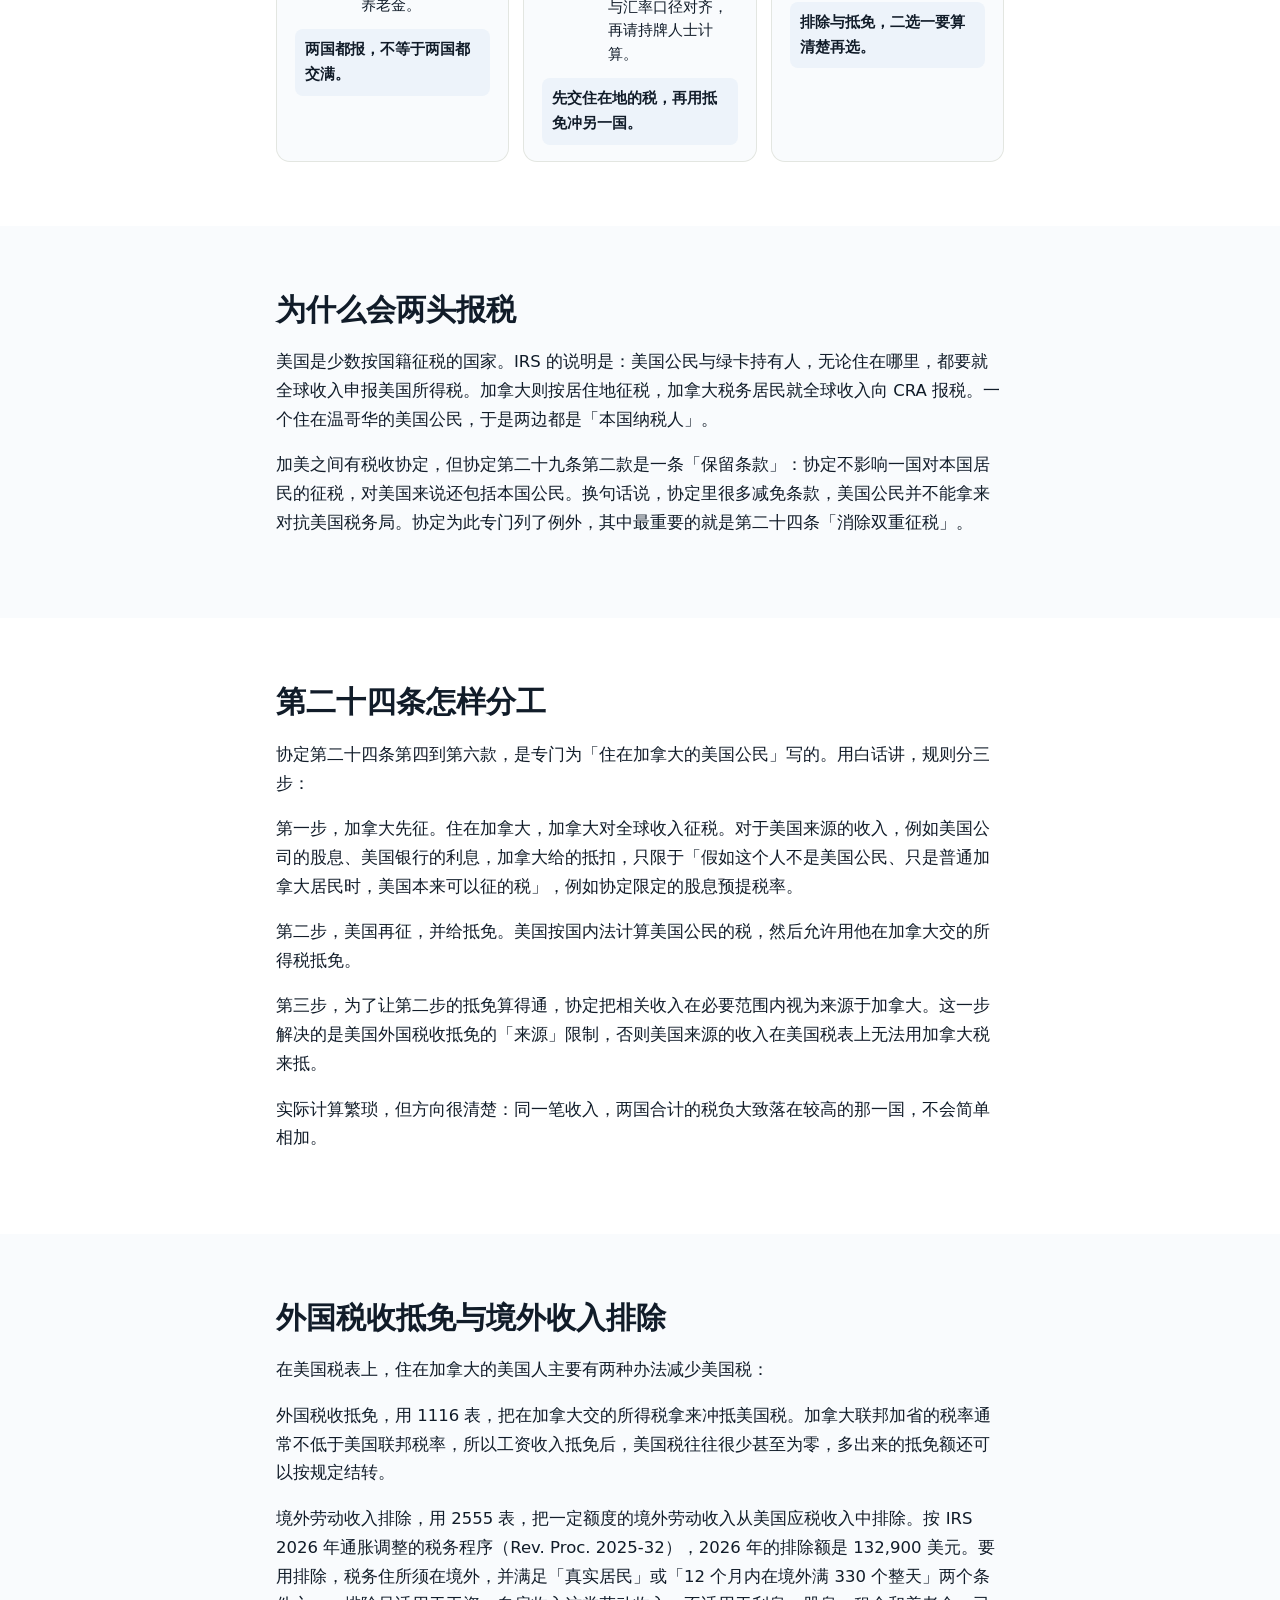
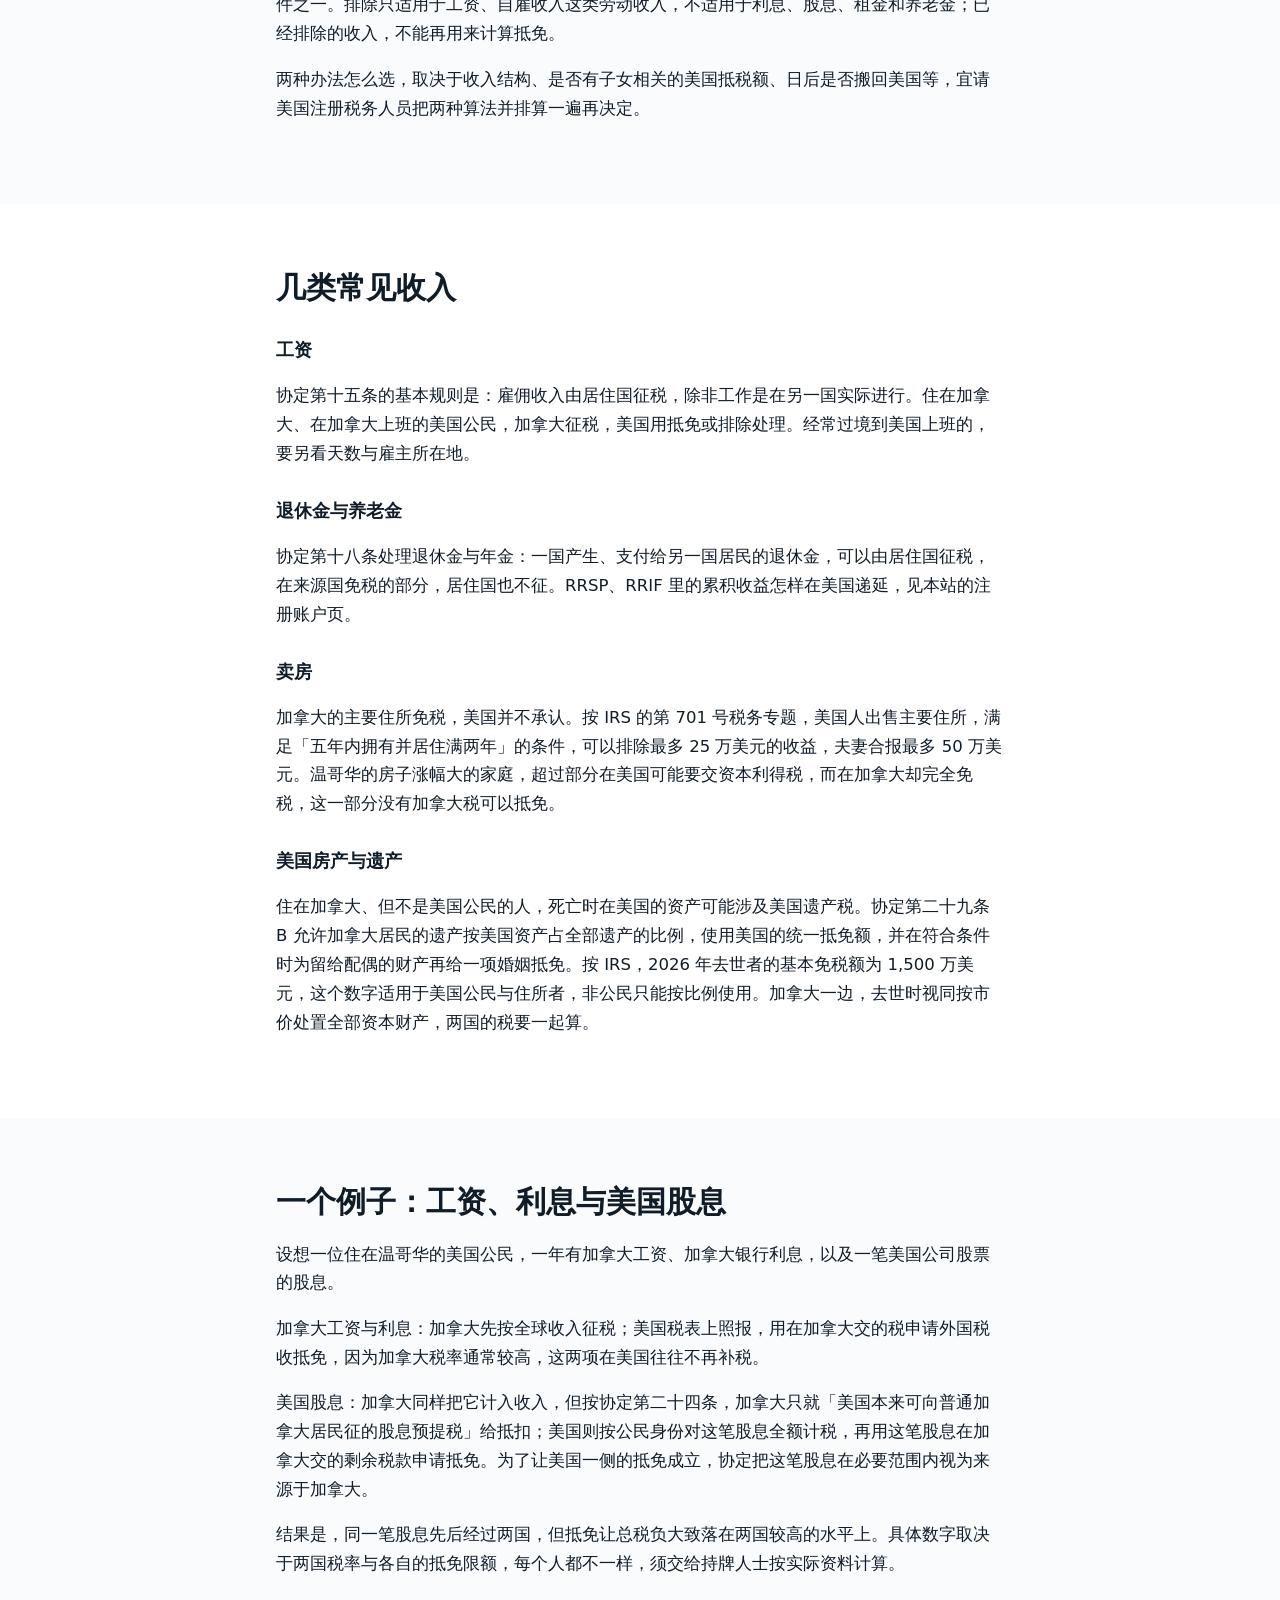
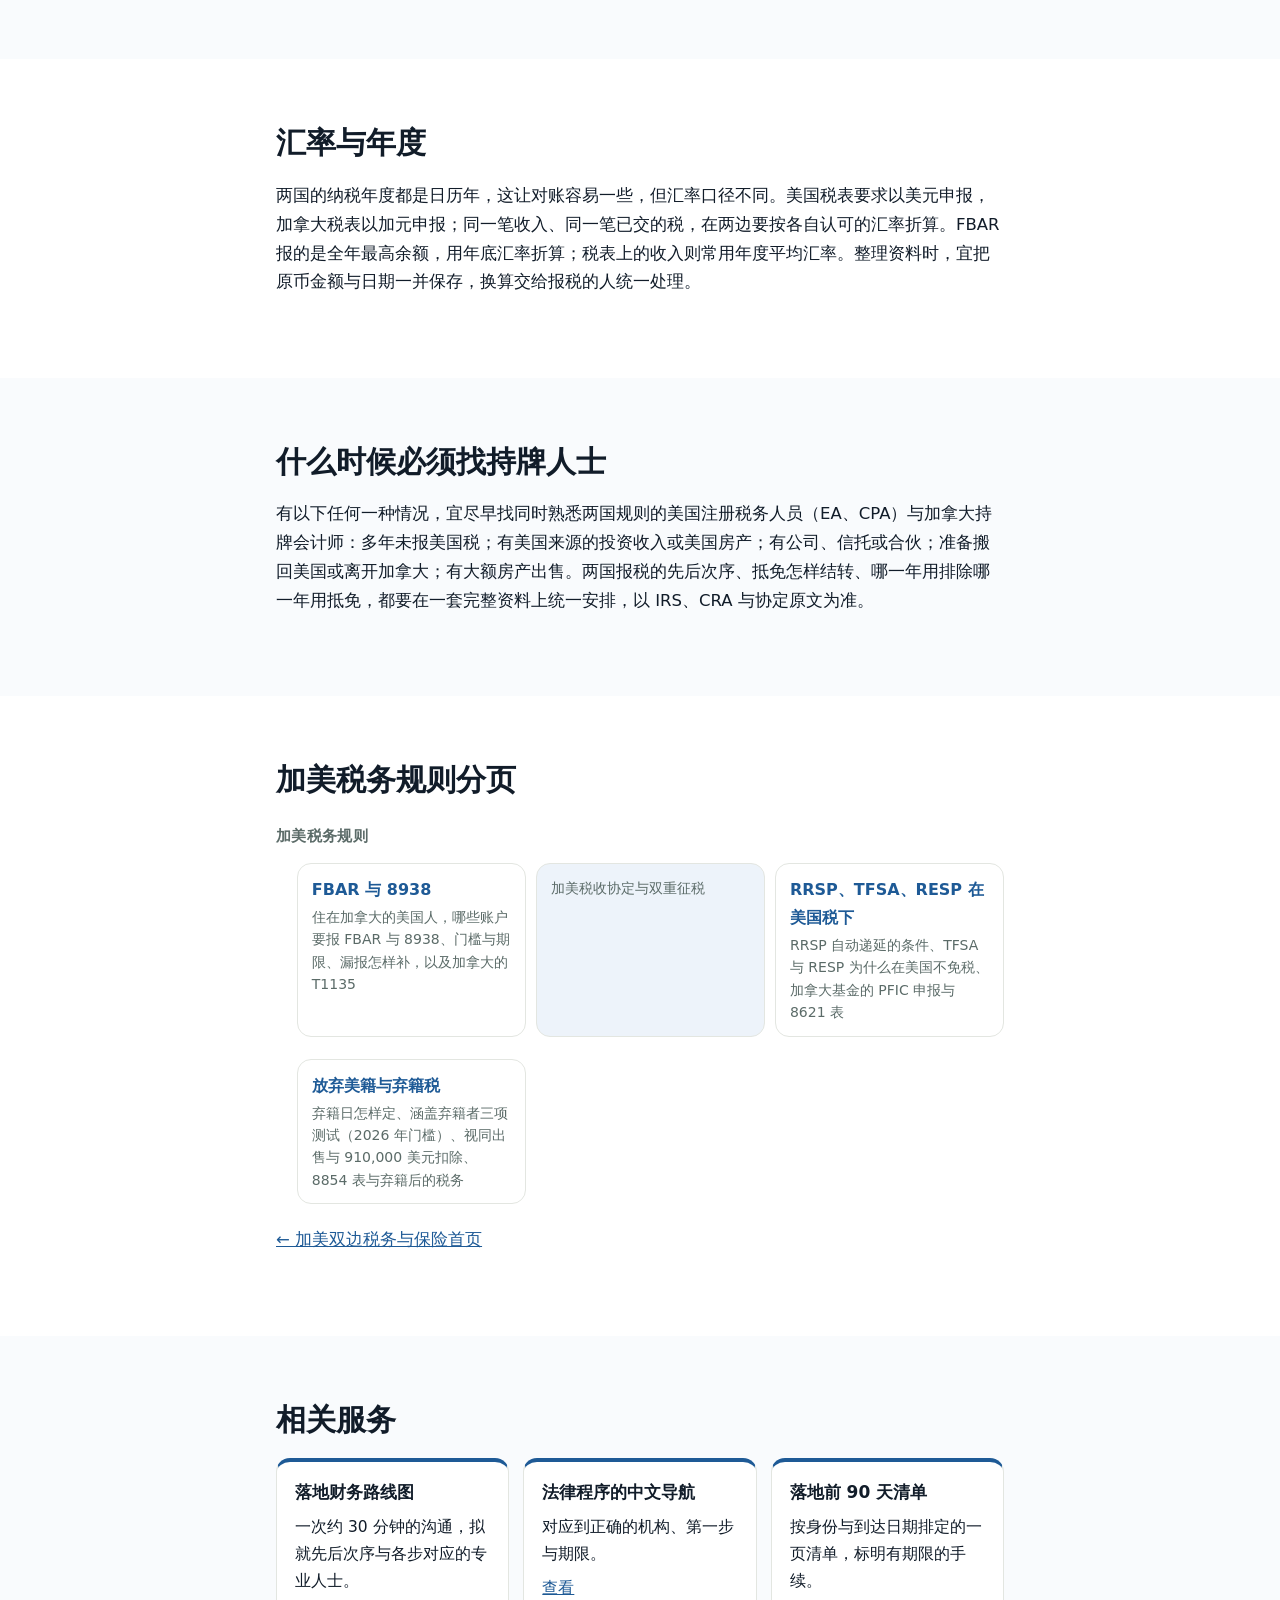
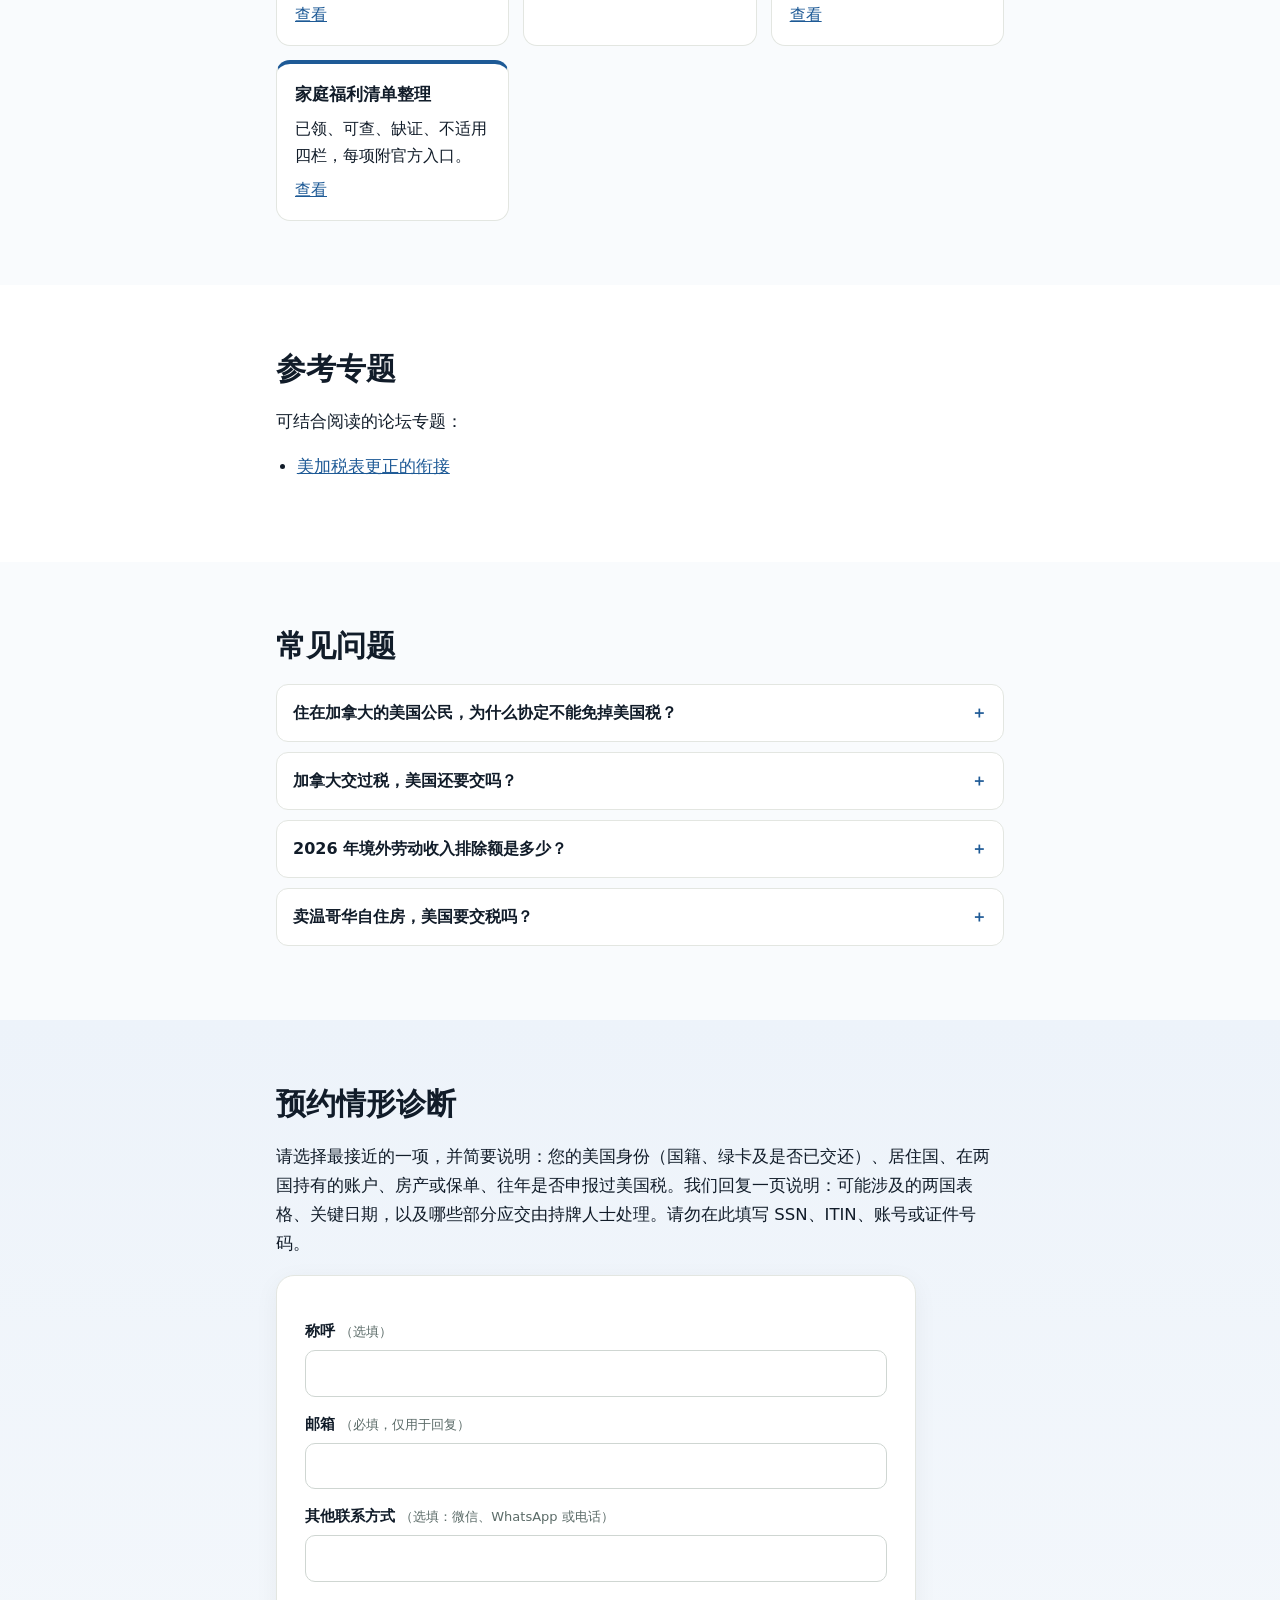
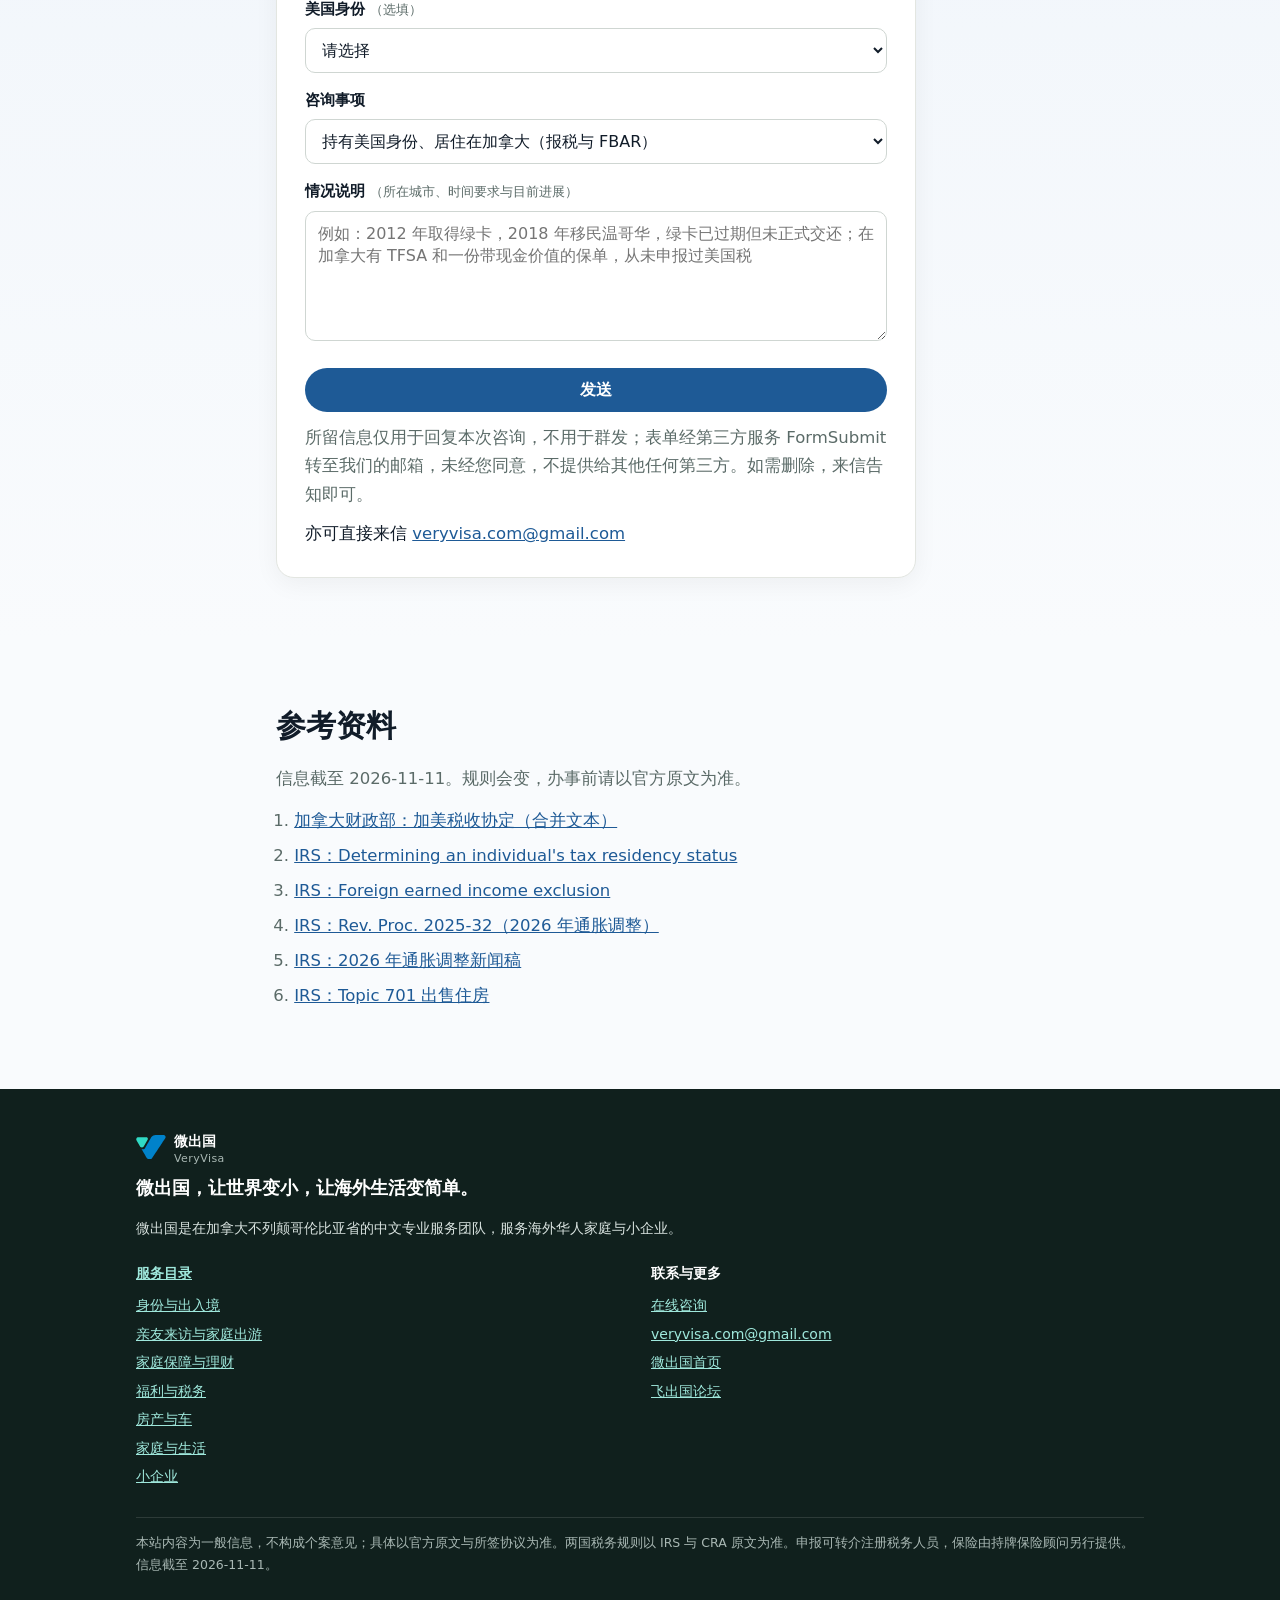
<file: treaty-double-tax/index.html>
<!doctype html>
<html lang="zh-CN">
<head>
<meta charset="utf-8">
<meta name="viewport" content="width=device-width, initial-scale=1, viewport-fit=cover">
<title>加美税收协定怎样避免双重征税：保留条款、第二十四条、外国税收抵免与境外收入排除 | 微出国</title>
<meta name="description" content="按加美税收协定原文与 IRS 说明，讲清美国按国籍征税与保留条款、第二十四条对住在加拿大的美国公民的分工、1116 表外国税收抵免与 2555 表境外收入排除（2026 年 132,900 美元），以及卖房、养老金、遗产的常见差异。">
<meta name="keywords" content="加美税收协定,保留条款,双重征税,外国税收抵免 1116,境外收入排除 2555,FEIE 2026,美国公民 住在加拿大 报税,Canada US tax treaty">
<link rel="canonical" href="https://veryvisa.github.io/canada-us-cross-border-tax-insurance/treaty-double-tax/">
<meta name="theme-color" content="#0b1f38">
<meta property="og:type" content="website">
<meta property="og:locale" content="zh_CN">
<meta property="og:site_name" content="微出国 VeryVisa">
<meta property="og:title" content="住在加拿大的美国人怎样避免双重征税">
<meta property="og:description" content="按加美税收协定原文与 IRS 说明，讲清美国按国籍征税与保留条款、第二十四条对住在加拿大的美国公民的分工、1116 表外国税收抵免与 2555 表境外收入排除（2026 年 132,900 美元），以及卖房、养老金、遗产的常见差异。">
<meta property="og:url" content="https://veryvisa.github.io/canada-us-cross-border-tax-insurance/treaty-double-tax/">

<meta name="twitter:card" content="summary">
<link rel="icon" href="../assets/mark.svg" type="image/svg+xml">
<link rel="alternate" type="text/plain" href="../llms.txt" title="llms.txt">
<link rel="stylesheet" href="../assets/site.css">
<style>:root{--accent:#1e5a96;--accent-ink:#ffffff;--soft:#edf3fa;--ink:#111c29;--bg:#f9fbfd;--hero-a:#1b4f85;--hero-b:#0b1f38;--hero-ink:#ffffff}</style>
<script type="application/ld+json">
{
 "@context": "https://schema.org",
 "@graph": [
  {
   "@type": "Organization",
   "@id": "https://veryvisa.github.io/#org",
   "name": "微出国 VeryVisa",
   "alternateName": [
    "微出国",
    "VeryVisa"
   ],
   "url": "https://veryvisa.github.io/",
   "slogan": "微出国，让世界变小，让海外生活变简单。",
   "description": "微出国是在加拿大不列颠哥伦比亚省的中文专业服务团队，服务海外华人家庭与小企业。",
   "email": "veryvisa.com@gmail.com"
  },
  {
   "@type": "Service",
   "@id": "https://veryvisa.github.io/canada-us-cross-border-tax-insurance/treaty-double-tax/#service",
   "name": "加美双边税务情形诊断、跨境保险提问清单与持牌专业人士转介",
   "serviceType": "Canada–US cross-border tax situation review and referral to licensed tax professionals and insurance advisors",
   "description": "按加美税收协定原文与 IRS 说明，讲清美国按国籍征税与保留条款、第二十四条对住在加拿大的美国公民的分工、1116 表外国税收抵免与 2555 表境外收入排除（2026 年 132,900 美元），以及卖房、养老金、遗产的常见差异。",
   "provider": {
    "@id": "https://veryvisa.github.io/#org"
   },
   "url": "https://veryvisa.github.io/canada-us-cross-border-tax-insurance/treaty-double-tax/",
   "inLanguage": "zh-CN",
   "areaServed": [
    {
     "@type": "AdministrativeArea",
     "name": "Canada"
    },
    {
     "@type": "AdministrativeArea",
     "name": "British Columbia"
    },
    {
     "@type": "AdministrativeArea",
     "name": "United States"
    }
   ],
   "audience": {
    "@type": "Audience",
    "audienceType": "住在加拿大的美国公民与绿卡持有人、在美国有资产的加拿大华人家庭"
   }
  },
  {
   "@type": "WebPage",
   "@id": "https://veryvisa.github.io/canada-us-cross-border-tax-insurance/treaty-double-tax/",
   "url": "https://veryvisa.github.io/canada-us-cross-border-tax-insurance/treaty-double-tax/",
   "name": "加美税收协定怎样避免双重征税：保留条款、第二十四条、外国税收抵免与境外收入排除 | 微出国",
   "description": "按加美税收协定原文与 IRS 说明，讲清美国按国籍征税与保留条款、第二十四条对住在加拿大的美国公民的分工、1116 表外国税收抵免与 2555 表境外收入排除（2026 年 132,900 美元），以及卖房、养老金、遗产的常见差异。",
   "inLanguage": "zh-CN",
   "dateModified": "2026-11-11",
   "about": {
    "@id": "https://veryvisa.github.io/canada-us-cross-border-tax-insurance/treaty-double-tax/#service"
   },
   "publisher": {
    "@id": "https://veryvisa.github.io/#org"
   }
  },
  {
   "@type": "BreadcrumbList",
   "@id": "https://veryvisa.github.io/canada-us-cross-border-tax-insurance/treaty-double-tax/#crumbs",
   "itemListElement": [
    {
     "@type": "ListItem",
     "position": 1,
     "name": "微出国",
     "item": "https://veryvisa.github.io/"
    },
    {
     "@type": "ListItem",
     "position": 2,
     "name": "加美双边税务与保险",
     "item": "https://veryvisa.github.io/canada-us-cross-border-tax-insurance/"
    },
    {
     "@type": "ListItem",
     "position": 3,
     "name": "加美税收协定与双重征税",
     "item": "https://veryvisa.github.io/canada-us-cross-border-tax-insurance/treaty-double-tax/"
    }
   ]
  },
  {
   "@type": "FAQPage",
   "@id": "https://veryvisa.github.io/canada-us-cross-border-tax-insurance/treaty-double-tax/#faq",
   "mainEntity": [
    {
     "@type": "Question",
     "name": "住在加拿大的美国公民，为什么协定不能免掉美国税？",
     "acceptedAnswer": {
      "@type": "Answer",
      "text": "协定第二十九条第二款的保留条款规定，协定不影响美国对本国公民的征税；只有协定列明的例外（包括第二十四条消除双重征税）才适用于美国公民。"
     }
    },
    {
     "@type": "Question",
     "name": "加拿大交过税，美国还要交吗？",
     "acceptedAnswer": {
      "@type": "Answer",
      "text": "要报，但通常可以用 1116 表的外国税收抵免冲抵。加拿大税率一般不低于美国，工资收入抵免后美国税往往很少；美国来源的投资收入按协定第二十四条另有次序。"
     }
    },
    {
     "@type": "Question",
     "name": "2026 年境外劳动收入排除额是多少？",
     "acceptedAnswer": {
      "@type": "Answer",
      "text": "按 IRS Rev. Proc. 2025-32，2026 年为 132,900 美元，用 2555 表申报，只适用于劳动收入。"
     }
    },
    {
     "@type": "Question",
     "name": "卖温哥华自住房，美国要交税吗？",
     "acceptedAnswer": {
      "@type": "Answer",
      "text": "可能要。加拿大主要住所免税在美国不适用；按 IRS 第 701 号专题，满足条件的可排除最多 25 万美元收益（夫妻合报 50 万美元），超出部分可能在美国计税。"
     }
    }
   ]
  }
 ]
}
</script>
</head>
<body>
<header class="vv-top"><div class="wrap">
<a class="vv-brand" href="https://veryvisa.github.io/" aria-label="微出国首页"><svg viewBox="102.305 90.391 73.617 59.957" xmlns="http://www.w3.org/2000/svg">
<path fill="#30D9C4" d="M 107.894531 95.808594 L 127.277344 95.808594 C 127.277344 95.808594 129.507812 95.628906 130.835938 97.679688 C 131.585938 98.910156 131.65625 100.316406 131.082031 101.546875 L 121.609375 117.953125 C 121.609375 117.953125 120.335938 120.65625 117.011719 120.824219 C 113.714844 120.910156 112.242188 118.40625 112.242188 118.40625 L 103.722656 103.652344 C 103.722656 103.652344 102.304688 101.792969 103.09375 99.332031 C 103.878906 96.878906 106.148438 95.773438 107.894531 95.808594 "/>
<path fill="#0082CA" d="M 115.964844 124.792969 C 115.847656 124.59375 116.09375 124.378906 116.277344 124.519531 C 117.195312 125.21875 118.664062 125.902344 120.683594 125.515625 C 122.164062 125.210938 123.550781 124.296875 124.402344 122.757812 C 125.242188 121.300781 138.8125 97.8125 138.8125 97.8125 C 138.8125 97.8125 141.9375 90.917969 150.207031 90.550781 L 169.96875 90.550781 C 169.96875 90.550781 173 90.390625 174.503906 93.40625 C 175.921875 96.433594 173.941406 98.695312 173.667969 99.109375 C 173.394531 99.523438 142.203125 146.726562 142.203125 146.726562 C 142.203125 146.726562 140.003906 150.347656 135.40625 150.347656 C 130.808594 150.347656 128.707031 146.878906 128.417969 146.398438 C 128.175781 145.992188 118.835938 129.78125 115.964844 124.792969 "/></svg><span>微出国<small>VeryVisa</small></span></a>
<a class="vv-site" href="../">加美双边税务与保险</a>
<a class="all-services" href="../../services/">全部服务</a>
<details class="service-search"><summary aria-label="搜索服务">搜索</summary><form action="../../services/" method="get" role="search"><label for="service-q">查找服务</label><input id="service-q" name="q" type="search" maxlength="100" placeholder="事项或关键词"><button type="submit">搜索</button></form></details>
<a class="vv-cta" href="#contact">预约咨询</a>
</div></header>
<nav class="crumbs" aria-label="位置"><div class="wrap"><a href="https://veryvisa.github.io/">微出国</a> › <a href="../">加美双边税务与保险</a> › <span>加美税收协定与双重征税</span></div></nav><main>
<section class="hero"><div class="motif" aria-hidden="true"><svg viewBox="0 0 400 200" fill="none" stroke="currentColor" stroke-width="3"><path d="M10 150 H390 M80 150 V40 M320 150 V40"/><path d="M80 40 Q200 150 320 40 M10 70 Q45 120 80 40 M320 40 Q355 120 390 70"/><path d="M120 150 V90 M160 150 V115 M200 150 V122 M240 150 V115 M280 150 V90"/></svg></div><div class="wrap">
<p class="kicker">加美税务规则 · 税收协定与双重征税 · 加拿大与美国</p>
<h1>两国都要报，税却不必交两遍</h1><!--site-audio:begin--><section class="site-audio" data-site-audio="xb-treaty-credit" aria-label="音频讲解" style="margin:18px 0 22px;padding:14px 16px;border:1px solid rgba(127,127,127,.45);border-radius:12px"><p style="margin:0 0 8px;font-weight:600">🎧 听这一页：两国都要报，税为什么不必交两遍（约 3 分钟）</p><audio id="sa-xb-treaty-credit" preload="none" src="../assets/audio/xb-treaty-credit.m4a" ontimeupdate="var s=Math.floor(this.currentTime),d=Math.floor(this.duration||0);this.parentNode.querySelector(&#x27;[data-sa-time]&#x27;).textContent=Math.floor(s/60)+&#x27;:&#x27;+(&#x27;0&#x27;+s%60).slice(-2)+&#x27; / &#x27;+Math.floor(d/60)+&#x27;:&#x27;+(&#x27;0&#x27;+d%60).slice(-2)"></audio><button type="button" style="min-height:44px;min-width:44px;padding:8px 14px;margin:0 6px 6px 0;border:1px solid currentColor;border-radius:8px;background:transparent;color:inherit;font:inherit;cursor:pointer" onclick="var a=document.getElementById(&#x27;sa-xb-treaty-credit&#x27;);if(a.paused){a.play();this.textContent=&#x27;⏸ 暂停&#x27;}else{a.pause();this.textContent=&#x27;▶ 播放&#x27;}">▶ 播放</button><button type="button" style="min-height:44px;min-width:44px;padding:8px 14px;margin:0 6px 6px 0;border:1px solid currentColor;border-radius:8px;background:transparent;color:inherit;font:inherit;cursor:pointer" aria-label="后退 15 秒" onclick="var a=document.getElementById(&#x27;sa-xb-treaty-credit&#x27;);a.currentTime=Math.max(0,a.currentTime+(-15))">−15 秒</button><button type="button" style="min-height:44px;min-width:44px;padding:8px 14px;margin:0 6px 6px 0;border:1px solid currentColor;border-radius:8px;background:transparent;color:inherit;font:inherit;cursor:pointer" aria-label="前进 15 秒" onclick="var a=document.getElementById(&#x27;sa-xb-treaty-credit&#x27;);a.currentTime=Math.max(0,a.currentTime+(15))">+15 秒</button><span data-sa-time style="font-variant-numeric:tabular-nums">0:00 / 3:00</span><p style="margin:6px 0 0;font-size:14px">AI 生成的中文讲解，按本站正文与官方页面整理；数字以本页正文与官方现行页面为准。 <a href="../assets/audio/xb-treaty-credit.m4a" download>下载音频</a></p></section><!--site-audio:end--><!--site-audio:begin--><section class="site-audio" data-site-audio="xb-treaty-art24" aria-label="音频讲解" style="margin:18px 0 22px;padding:14px 16px;border:1px solid rgba(127,127,127,.45);border-radius:12px"><p style="margin:0 0 8px;font-weight:600">🎧 听这一页：加美税务协定第二十四条：双重课税怎样分工（约 11 分钟）</p><audio id="sa-xb-treaty-art24" preload="none" src="../assets/audio/xb-treaty-art24.m4a" ontimeupdate="var s=Math.floor(this.currentTime),d=Math.floor(this.duration||0);this.parentNode.querySelector(&#x27;[data-sa-time]&#x27;).textContent=Math.floor(s/60)+&#x27;:&#x27;+(&#x27;0&#x27;+s%60).slice(-2)+&#x27; / &#x27;+Math.floor(d/60)+&#x27;:&#x27;+(&#x27;0&#x27;+d%60).slice(-2)"></audio><button type="button" style="min-height:44px;min-width:44px;padding:8px 14px;margin:0 6px 6px 0;border:1px solid currentColor;border-radius:8px;background:transparent;color:inherit;font:inherit;cursor:pointer" onclick="var a=document.getElementById(&#x27;sa-xb-treaty-art24&#x27;);if(a.paused){a.play();this.textContent=&#x27;⏸ 暂停&#x27;}else{a.pause();this.textContent=&#x27;▶ 播放&#x27;}">▶ 播放</button><button type="button" style="min-height:44px;min-width:44px;padding:8px 14px;margin:0 6px 6px 0;border:1px solid currentColor;border-radius:8px;background:transparent;color:inherit;font:inherit;cursor:pointer" aria-label="后退 15 秒" onclick="var a=document.getElementById(&#x27;sa-xb-treaty-art24&#x27;);a.currentTime=Math.max(0,a.currentTime+(-15))">−15 秒</button><button type="button" style="min-height:44px;min-width:44px;padding:8px 14px;margin:0 6px 6px 0;border:1px solid currentColor;border-radius:8px;background:transparent;color:inherit;font:inherit;cursor:pointer" aria-label="前进 15 秒" onclick="var a=document.getElementById(&#x27;sa-xb-treaty-art24&#x27;);a.currentTime=Math.max(0,a.currentTime+(15))">+15 秒</button><span data-sa-time style="font-variant-numeric:tabular-nums">0:00 / 11:00</span><p style="margin:6px 0 0;font-size:14px">AI 生成的中文讲解，按本站正文与官方页面整理；数字以本页正文与官方现行页面为准。 <a href="../assets/audio/xb-treaty-art24.m4a" download>下载音频</a></p></section><!--site-audio:end-->
<p class="sub">美国按国籍征税，加拿大按居住地征税，住在加拿大的美国公民两头都是纳税人。协定、外国税收抵免和境外收入排除三样工具配合起来，通常让同一笔收入只承担较高那一国的税。</p>
<ul class="hero-points"><li>保留条款：协定不改变美国对本国公民的征税</li><li>第二十四条：先加拿大征、后美国抵免</li><li>2026 年境外劳动收入排除额 132,900 美元</li></ul>
<a class="btn btn-primary" href="#contact">预约情形诊断</a><a class="btn btn-ghost" href="#article-24">看第二十四条</a>
<p class="asof">信息截至 2026-11-11</p>
</div></section>

<nav class="toc" aria-label="本页目录"><div class="wrap"><a href="#at-a-glance">两国都征税时先看三条</a><a href="#why">为什么会两头报税</a><a href="#article-24">第二十四条怎样分工</a><a href="#ftc-feie">外国税收抵免与境外收</a><a href="#income-types">几类常见收入</a><a href="#example">一个例子</a><a href="#fx">汇率与年度</a><a href="#when-professional">什么时候必须找持牌人</a><a href="#faq">常见问题</a><a href="#contact">咨询</a></div></nav>
<section class="sec" id="at-a-glance"><div class="wrap narrow"><h2>两国都征税时先看三条</h2>
<div class="cards kcards"><article class="card kcard" id="card-citizenship"><p class="kc-no">01</p><h3>美国按国籍征税</h3><div class="kc-body"><p>美国公民和绿卡持有人，不论住在哪里，都要就全球收入向美国报税；加拿大按居住地征税，住在加拿大就报全球收入。</p></div><dl class="kc-guide"><div><dt>先看</dt><dd>自己是不是两国同时认定的纳税人。</dd></div><div><dt>易漏</dt><dd>加美税收协定有一条「保留条款」，美国仍按国内法对本国公民征税。</dd></div><div><dt>下一步</dt><dd>把每一笔收入标上来源国：工资、利息、股息、租金、养老金。</dd></div></dl><p class="kc-take">两国都报，不等于两国都交满。</p></article><article class="card kcard" id="card-credit"><p class="kc-no">02</p><h3>抵免是避免双重征税的主路</h3><div class="kc-body"><p>住在加拿大的美国公民，在加拿大交过的所得税，一般可以在美国税表上用外国税收抵免（1116 表）冲抵。</p></div><dl class="kc-guide"><div><dt>先看</dt><dd>加拿大的税率通常不低于美国，抵免后美国税常常不多。</dd></div><div><dt>易漏</dt><dd>美国来源的收入（如美国股票股息），协定另有一套先后次序。</dd></div><div><dt>下一步</dt><dd>把两国的报税时间与汇率口径对齐，再请持牌人士计算。</dd></div></dl><p class="kc-take">先交住在地的税，再用抵免冲另一国。</p></article><article class="card kcard" id="card-feie"><p class="kc-no">03</p><h3>境外收入排除另有一条路</h3><div class="kc-body"><p>2026 年境外劳动收入排除额是 132,900 美元（2555 表），但同一笔收入不能既排除又抵免。</p></div><dl class="kc-guide"><div><dt>先看</dt><dd>排除只适用于劳动收入，利息、股息、租金不适用。</dd></div><div><dt>易漏</dt><dd>选了排除，日后改用抵免有限制，宜一开始就比较两种算法。</dd></div><div><dt>下一步</dt><dd>请持牌人士把排除与抵免两种结果并排算一遍。</dd></div></dl><p class="kc-take">排除与抵免，二选一要算清楚再选。</p></article></div>
</div></section><section class="sec" id="why"><div class="wrap narrow"><h2>为什么会两头报税</h2>
<p>美国是少数按国籍征税的国家。IRS 的说明是：美国公民与绿卡持有人，无论住在哪里，都要就全球收入申报美国所得税。加拿大则按居住地征税，加拿大税务居民就全球收入向 CRA 报税。一个住在温哥华的美国公民，于是两边都是「本国纳税人」。</p>
<p>加美之间有税收协定，但协定第二十九条第二款是一条「保留条款」：协定不影响一国对本国居民的征税，对美国来说还包括本国公民。换句话说，协定里很多减免条款，美国公民并不能拿来对抗美国税务局。协定为此专门列了例外，其中最重要的就是第二十四条「消除双重征税」。</p>
</div></section><section class="sec" id="article-24"><div class="wrap narrow"><h2>第二十四条怎样分工</h2>
<p>协定第二十四条第四到第六款，是专门为「住在加拿大的美国公民」写的。用白话讲，规则分三步：</p>
<p>第一步，加拿大先征。住在加拿大，加拿大对全球收入征税。对于美国来源的收入，例如美国公司的股息、美国银行的利息，加拿大给的抵扣，只限于「假如这个人不是美国公民、只是普通加拿大居民时，美国本来可以征的税」，例如协定限定的股息预提税率。</p>
<p>第二步，美国再征，并给抵免。美国按国内法计算美国公民的税，然后允许用他在加拿大交的所得税抵免。</p>
<p>第三步，为了让第二步的抵免算得通，协定把相关收入在必要范围内视为来源于加拿大。这一步解决的是美国外国税收抵免的「来源」限制，否则美国来源的收入在美国税表上无法用加拿大税来抵。</p>
<p>实际计算繁琐，但方向很清楚：同一笔收入，两国合计的税负大致落在较高的那一国，不会简单相加。</p>
</div></section><section class="sec" id="ftc-feie"><div class="wrap narrow"><h2>外国税收抵免与境外收入排除</h2>
<p>在美国税表上，住在加拿大的美国人主要有两种办法减少美国税：</p>
<p>外国税收抵免，用 1116 表，把在加拿大交的所得税拿来冲抵美国税。加拿大联邦加省的税率通常不低于美国联邦税率，所以工资收入抵免后，美国税往往很少甚至为零，多出来的抵免额还可以按规定结转。</p>
<p>境外劳动收入排除，用 2555 表，把一定额度的境外劳动收入从美国应税收入中排除。按 IRS 2026 年通胀调整的税务程序（Rev. Proc. 2025-32），2026 年的排除额是 132,900 美元。要用排除，税务住所须在境外，并满足「真实居民」或「12 个月内在境外满 330 个整天」两个条件之一。排除只适用于工资、自雇收入这类劳动收入，不适用于利息、股息、租金和养老金；已经排除的收入，不能再用来计算抵免。</p>
<p>两种办法怎么选，取决于收入结构、是否有子女相关的美国抵税额、日后是否搬回美国等，宜请美国注册税务人员把两种算法并排算一遍再决定。</p>
</div></section><section class="sec" id="income-types"><div class="wrap narrow"><h2>几类常见收入</h2>
<h3>工资</h3>
<p>协定第十五条的基本规则是：雇佣收入由居住国征税，除非工作是在另一国实际进行。住在加拿大、在加拿大上班的美国公民，加拿大征税，美国用抵免或排除处理。经常过境到美国上班的，要另看天数与雇主所在地。</p>
<h3>退休金与养老金</h3>
<p>协定第十八条处理退休金与年金：一国产生、支付给另一国居民的退休金，可以由居住国征税，在来源国免税的部分，居住国也不征。RRSP、RRIF 里的累积收益怎样在美国递延，见本站的注册账户页。</p>
<h3>卖房</h3>
<p>加拿大的主要住所免税，美国并不承认。按 IRS 的第 701 号税务专题，美国人出售主要住所，满足「五年内拥有并居住满两年」的条件，可以排除最多 25 万美元的收益，夫妻合报最多 50 万美元。温哥华的房子涨幅大的家庭，超过部分在美国可能要交资本利得税，而在加拿大却完全免税，这一部分没有加拿大税可以抵免。</p>
<h3>美国房产与遗产</h3>
<p>住在加拿大、但不是美国公民的人，死亡时在美国的资产可能涉及美国遗产税。协定第二十九条 B 允许加拿大居民的遗产按美国资产占全部遗产的比例，使用美国的统一抵免额，并在符合条件时为留给配偶的财产再给一项婚姻抵免。按 IRS，2026 年去世者的基本免税额为 1,500 万美元，这个数字适用于美国公民与住所者，非公民只能按比例使用。加拿大一边，去世时视同按市价处置全部资本财产，两国的税要一起算。</p>
</div></section><section class="sec" id="example"><div class="wrap narrow"><h2>一个例子：工资、利息与美国股息</h2>
<p>设想一位住在温哥华的美国公民，一年有加拿大工资、加拿大银行利息，以及一笔美国公司股票的股息。</p>
<p>加拿大工资与利息：加拿大先按全球收入征税；美国税表上照报，用在加拿大交的税申请外国税收抵免，因为加拿大税率通常较高，这两项在美国往往不再补税。</p>
<p>美国股息：加拿大同样把它计入收入，但按协定第二十四条，加拿大只就「美国本来可向普通加拿大居民征的股息预提税」给抵扣；美国则按公民身份对这笔股息全额计税，再用这笔股息在加拿大交的剩余税款申请抵免。为了让美国一侧的抵免成立，协定把这笔股息在必要范围内视为来源于加拿大。</p>
<p>结果是，同一笔股息先后经过两国，但抵免让总税负大致落在两国较高的水平上。具体数字取决于两国税率与各自的抵免限额，每个人都不一样，须交给持牌人士按实际资料计算。</p>
</div></section><section class="sec" id="fx"><div class="wrap narrow"><h2>汇率与年度</h2>
<p>两国的纳税年度都是日历年，这让对账容易一些，但汇率口径不同。美国税表要求以美元申报，加拿大税表以加元申报；同一笔收入、同一笔已交的税，在两边要按各自认可的汇率折算。FBAR 报的是全年最高余额，用年底汇率折算；税表上的收入则常用年度平均汇率。整理资料时，宜把原币金额与日期一并保存，换算交给报税的人统一处理。</p>
</div></section><section class="sec" id="when-professional"><div class="wrap narrow"><h2>什么时候必须找持牌人士</h2>
<p>有以下任何一种情况，宜尽早找同时熟悉两国规则的美国注册税务人员（EA、CPA）与加拿大持牌会计师：多年未报美国税；有美国来源的投资收入或美国房产；有公司、信托或合伙；准备搬回美国或离开加拿大；有大额房产出售。两国报税的先后次序、抵免怎样结转、哪一年用排除哪一年用抵免，都要在一套完整资料上统一安排，以 IRS、CRA 与协定原文为准。</p>
</div></section>
<section class="sec pages" id="pages"><div class="wrap narrow"><h2>加美税务规则分页</h2><h3>加美税务规则</h3><ul class="pagenav"><li><a href="../fbar-8938/"><strong>FBAR 与 8938</strong><span>住在加拿大的美国人，哪些账户要报 FBAR 与 8938、门槛与期限、漏报怎样补，以及加拿大的 T1135</span></a></li><li class="cur"><span>加美税收协定与双重征税</span></li><li><a href="../registered-accounts-us/"><strong>RRSP、TFSA、RESP 在美国税下</strong><span>RRSP 自动递延的条件、TFSA 与 RESP 为什么在美国不免税、加拿大基金的 PFIC 申报与 8621 表</span></a></li><li><a href="../renounce-exit-tax/"><strong>放弃美籍与弃籍税</strong><span>弃籍日怎样定、涵盖弃籍者三项测试（2026 年门槛）、视同出售与 910,000 美元扣除、8854 表与弃籍后的税务</span></a></li></ul><p class="pagenav-home"><a href="../">← 加美双边税务与保险首页</a></p></div></section><section class="sec" id="related"><div class="wrap narrow"><h2>相关服务</h2><div class="cards"><div class="card" data-service="finance.financial-roadmap"><h3>落地财务路线图</h3><p>一次约 30 分钟的沟通，拟就先后次序与各步对应的专业人士。</p><a href="../../canada-personal-business-financial-consulting/">查看</a></div><div class="card" data-service="family.legal"><h3>法律程序的中文导航</h3><p>对应到正确的机构、第一步与期限。</p><a href="../../canada-legal-support-navigation/">查看</a></div><div class="card" data-service="status.first-days"><h3>落地前 90 天清单</h3><p>按身份与到达日期排定的一页清单，标明有期限的手续。</p><a href="../../canada-newcomer-first-90-days/">查看</a></div><div class="card" data-service="benefits-tax.checklist"><h3>家庭福利清单整理</h3><p>已领、可查、缺证、不适用四栏，每项附官方入口。</p><a href="../../canada-benefits-eligibility-checker/">查看</a></div></div></div></section><section class="sec" id="forum-topics"><div class="wrap narrow"><h2>参考专题</h2><p>可结合阅读的论坛专题：</p><ul><li><a href="https://bbs.fcgvisa.com/t/49597">美加税表更正的衔接</a></li></ul></div></section><section class="sec faq" id="faq"><div class="wrap narrow"><h2>常见问题</h2><details><summary>住在加拿大的美国公民，为什么协定不能免掉美国税？</summary><p>协定第二十九条第二款的保留条款规定，协定不影响美国对本国公民的征税；只有协定列明的例外（包括第二十四条消除双重征税）才适用于美国公民。</p></details><details><summary>加拿大交过税，美国还要交吗？</summary><p>要报，但通常可以用 1116 表的外国税收抵免冲抵。加拿大税率一般不低于美国，工资收入抵免后美国税往往很少；美国来源的投资收入按协定第二十四条另有次序。</p></details><details><summary>2026 年境外劳动收入排除额是多少？</summary><p>按 IRS Rev. Proc. 2025-32，2026 年为 132,900 美元，用 2555 表申报，只适用于劳动收入。</p></details><details><summary>卖温哥华自住房，美国要交税吗？</summary><p>可能要。加拿大主要住所免税在美国不适用；按 IRS 第 701 号专题，满足条件的可排除最多 25 万美元收益（夫妻合报 50 万美元），超出部分可能在美国计税。</p></details></div></section>

<section class="sec contact" id="contact"><div class="wrap narrow">
<h2>预约情形诊断</h2>
<p>请选择最接近的一项，并简要说明：您的美国身份（国籍、绿卡及是否已交还）、居住国、在两国持有的账户、房产或保单、往年是否申报过美国税。我们回复一页说明：可能涉及的两国表格、关键日期，以及哪些部分应交由持牌人士处理。请勿在此填写 SSN、ITIN、账号或证件号码。</p>
<form class="form" data-vv-form action="https://formsubmit.co/ajax/veryvisa.com@gmail.com" method="POST" data-mailto="mailto:veryvisa.com@gmail.com?subject=%5B%E5%BE%AE%E5%87%BA%E5%9B%BD%C2%B7%E5%8A%A0%E7%BE%8E%E5%8F%8C%E8%BE%B9%E7%A8%8E%E5%8A%A1%E4%B8%8E%E4%BF%9D%E9%99%A9%5D%20%E5%92%A8%E8%AF%A2">
  <input type="hidden" name="_subject" value="[微出国·加美双边税务与保险] 新咨询">
  <input type="hidden" name="_template" value="table">
  <input type="hidden" name="_captcha" value="false">
  <input type="hidden" name="site" value="canada-us-cross-border-tax-insurance">
  <input type="hidden" name="page" value="">
  <input type="hidden" name="referrer" value="">
  <input type="hidden" name="utm_source" value="">
  <input type="hidden" name="utm_medium" value="">
  <input type="hidden" name="utm_campaign" value="">
  <input type="hidden" name="submitted_at" value="">
  <div class="hp" aria-hidden="true"><label>请勿填写<input type="text" name="_honey" tabindex="-1" autocomplete="off"></label></div>
  <label for="f-name">称呼 <span class="opt">（选填）</span></label>
  <input id="f-name" name="name" type="text" autocomplete="name" maxlength="60">
  <label for="f-email">邮箱 <span class="opt">（必填，仅用于回复）</span></label>
  <input id="f-email" name="email" type="email" required autocomplete="email" inputmode="email" maxlength="120">
  <label for="f-other">其他联系方式 <span class="opt">（选填：微信、WhatsApp 或电话）</span></label>
  <input id="f-other" name="other_contact" type="text" maxlength="120">
  <label for="f-x0">美国身份 <span class="opt">（选填）</span></label>
  <select id="f-x0" name="us_status"><option value="">请选择</option><option value="美国公民">美国公民</option><option value="绿卡（仍有效）">绿卡（仍有效）</option><option value="绿卡（已过期，未正式交还）">绿卡（已过期，未正式交还）</option><option value="已正式交还绿卡">已正式交还绿卡</option><option value="无美国身份，但在美国有资产">无美国身份，但在美国有资产</option><option value="不确定">不确定</option></select>
  <label for="f-service">咨询事项</label>
  <select id="f-service" name="service"><option value="持有美国身份、居住在加拿大（报税与 FBAR）" selected>持有美国身份、居住在加拿大（报税与 FBAR）</option><option value="TFSA、RESP、RRSP 与美国身份">TFSA、RESP、RRSP 与美国身份</option><option value="美国房产、雪鸟与遗产税">美国房产、雪鸟与遗产税</option><option value="迁往美国或迁回加拿大">迁往美国或迁回加拿大</option><option value="投保前的跨境问题">投保前的跨境问题</option><option value="美国出生的孩子（RESP、SSN）">美国出生的孩子（RESP、SSN）</option><option value="多年未报美国税，拟补救">多年未报美国税，拟补救</option><option value="其他问题">其他问题</option></select>
  <label for="f-msg">情况说明 <span class="opt">（所在城市、时间要求与目前进展）</span></label>
  <textarea id="f-msg" name="message" maxlength="4000" placeholder="例如：2012 年取得绿卡，2018 年移民温哥华，绿卡已过期但未正式交还；在加拿大有 TFSA 和一份带现金价值的保单，从未申报过美国税"></textarea>
  <button class="btn" type="submit">发送</button>
  <p class="form-msg" role="status" aria-live="polite"></p>
  <p class="privacy">所留信息仅用于回复本次咨询，不用于群发；表单经第三方服务 FormSubmit 转至我们的邮箱，未经您同意，不提供给其他任何第三方。如需删除，来信告知即可。</p>
  <p class="mailto">亦可直接来信 <a href="mailto:veryvisa.com@gmail.com?subject=%5B%E5%BE%AE%E5%87%BA%E5%9B%BD%C2%B7%E5%8A%A0%E7%BE%8E%E5%8F%8C%E8%BE%B9%E7%A8%8E%E5%8A%A1%E4%B8%8E%E4%BF%9D%E9%99%A9%5D%20%E5%92%A8%E8%AF%A2">veryvisa.com@gmail.com</a></p>
</form>
</div></section>
<section class="sec sources" id="sources"><div class="wrap narrow"><h2>参考资料</h2><p class="privacy">信息截至 2026-11-11。规则会变，办事前请以官方原文为准。</p><ol><li><a href="https://www.canada.ca/en/department-finance/programs/tax-policy/tax-treaties/country/united-states-america-convention-consolidated-1980-1983-1984-1995-1997-2007.html" rel="noopener" target="_blank">加拿大财政部：加美税收协定（合并文本）</a></li><li><a href="https://www.irs.gov/individuals/international-taxpayers/determining-an-individuals-tax-residency-status" rel="noopener" target="_blank">IRS：Determining an individual&#x27;s tax residency status</a></li><li><a href="https://www.irs.gov/individuals/international-taxpayers/foreign-earned-income-exclusion" rel="noopener" target="_blank">IRS：Foreign earned income exclusion</a></li><li><a href="https://www.irs.gov/pub/irs-drop/rp-25-32.pdf" rel="noopener" target="_blank">IRS：Rev. Proc. 2025-32（2026 年通胀调整）</a></li><li><a href="https://www.irs.gov/newsroom/irs-releases-tax-inflation-adjustments-for-tax-year-2026-including-amendments-from-the-one-big-beautiful-bill" rel="noopener" target="_blank">IRS：2026 年通胀调整新闻稿</a></li><li><a href="https://www.irs.gov/taxtopics/tc701" rel="noopener" target="_blank">IRS：Topic 701 出售住房</a></li></ol></div></section>
</main>
<footer class="vv-foot"><div class="wrap">
<a class="vv-brand" href="https://veryvisa.github.io/"><svg viewBox="102.305 90.391 73.617 59.957" xmlns="http://www.w3.org/2000/svg">
<path fill="#30D9C4" d="M 107.894531 95.808594 L 127.277344 95.808594 C 127.277344 95.808594 129.507812 95.628906 130.835938 97.679688 C 131.585938 98.910156 131.65625 100.316406 131.082031 101.546875 L 121.609375 117.953125 C 121.609375 117.953125 120.335938 120.65625 117.011719 120.824219 C 113.714844 120.910156 112.242188 118.40625 112.242188 118.40625 L 103.722656 103.652344 C 103.722656 103.652344 102.304688 101.792969 103.09375 99.332031 C 103.878906 96.878906 106.148438 95.773438 107.894531 95.808594 "/>
<path fill="#0082CA" d="M 115.964844 124.792969 C 115.847656 124.59375 116.09375 124.378906 116.277344 124.519531 C 117.195312 125.21875 118.664062 125.902344 120.683594 125.515625 C 122.164062 125.210938 123.550781 124.296875 124.402344 122.757812 C 125.242188 121.300781 138.8125 97.8125 138.8125 97.8125 C 138.8125 97.8125 141.9375 90.917969 150.207031 90.550781 L 169.96875 90.550781 C 169.96875 90.550781 173 90.390625 174.503906 93.40625 C 175.921875 96.433594 173.941406 98.695312 173.667969 99.109375 C 173.394531 99.523438 142.203125 146.726562 142.203125 146.726562 C 142.203125 146.726562 140.003906 150.347656 135.40625 150.347656 C 130.808594 150.347656 128.707031 146.878906 128.417969 146.398438 C 128.175781 145.992188 118.835938 129.78125 115.964844 124.792969 "/></svg><span>微出国<small>VeryVisa</small></span></a>
<p class="slogan">微出国，让世界变小，让海外生活变简单。</p>
<p>微出国是在加拿大不列颠哥伦比亚省的中文专业服务团队，服务海外华人家庭与小企业。</p>
<div class="cols">
<div><h4><a href="../../services/">服务目录</a></h4><ul><li><a href="../../services/#status">身份与出入境</a></li><li><a href="../../services/#travel">亲友来访与家庭出游</a></li><li><a href="../../services/#finance">家庭保障与理财</a></li><li><a href="../../services/#benefits-tax">福利与税务</a></li><li><a href="../../services/#property-car">房产与车</a></li><li><a href="../../services/#family">家庭与生活</a></li><li><a href="../../services/#business">小企业</a></li></ul></div>
<div><h4>联系与更多</h4><ul><li><a href="#contact">在线咨询</a></li><li><a href="mailto:veryvisa.com@gmail.com?subject=%5B%E5%BE%AE%E5%87%BA%E5%9B%BD%C2%B7%E5%8A%A0%E7%BE%8E%E5%8F%8C%E8%BE%B9%E7%A8%8E%E5%8A%A1%E4%B8%8E%E4%BF%9D%E9%99%A9%5D%20%E5%92%A8%E8%AF%A2">veryvisa.com@gmail.com</a></li><li><a href="https://veryvisa.github.io/">微出国首页</a></li><li><a href="https://bbs.fcgvisa.com/">飞出国论坛</a></li></ul></div>
</div>
<p class="legal">本站内容为一般信息，不构成个案意见；具体以官方原文与所签协议为准。两国税务规则以 IRS 与 CRA 原文为准。申报可转介注册税务人员，保险由持牌保险顾问另行提供。 信息截至 2026-11-11。</p>
</div></footer>
<nav class="mobile-service-bar" aria-label="快捷服务" hidden><a href="../../services/">全部服务</a><a href="#contact">预约</a></nav>
<script src="../assets/form.js" defer></script>
</body>
</html>
</file>
<file: assets/site.css>
/* 微出国服务站 · 共用样式（品牌层）。每站只覆写 :root 里的主题 token（由 build.py 注入 <style>）。 */
:root{
  --accent:#0f766e; --accent-ink:#fff; --soft:#ecfdf5; --ink:#132321; --muted:#5b6b68;
  --bg:#fbfbf8; --card:#fff; --line:#e3e6e1; --hero-a:#0f766e; --hero-b:#134e4a; --hero-ink:#fff;
  --brand-teal:#30D9C4; --brand-blue:#0082CA; --radius:14px;
  --font:-apple-system,BlinkMacSystemFont,"PingFang SC","Hiragino Sans GB","Noto Sans SC","Microsoft YaHei",system-ui,sans-serif;
  --serif:"Songti SC","Noto Serif SC","Source Han Serif SC",Georgia,serif;
}
*{box-sizing:border-box}
html{scroll-behavior:smooth;-webkit-text-size-adjust:100%}
body{margin:0;background:var(--bg);color:var(--ink);font:16px/1.75 var(--font);overflow-wrap:anywhere}
a{color:var(--accent)}
img,svg{max-width:100%}
.wrap{max-width:1040px;margin:0 auto;padding:0 16px}
.narrow{max-width:760px}

/* 页眉 */
.vv-top{position:sticky;top:0;z-index:20;background:rgba(255,255,255,.94);backdrop-filter:saturate(1.4) blur(8px);border-bottom:1px solid var(--line)}
.vv-top .wrap{display:flex;align-items:center;gap:12px;min-height:56px}
.vv-brand{display:flex;align-items:center;gap:8px;text-decoration:none;color:var(--ink);font-weight:700;white-space:nowrap}
.vv-brand svg{width:30px;height:auto}
.vv-brand small{display:block;font-weight:400;font-size:11px;color:var(--muted);letter-spacing:.04em;line-height:1.1}
.vv-site{flex:1;min-width:0;font-size:14px;color:var(--muted);overflow:hidden;text-overflow:ellipsis;white-space:nowrap;border-left:1px solid var(--line);padding-left:12px}
.vv-cta{flex:none;background:var(--accent);color:var(--accent-ink);text-decoration:none;font-size:14px;font-weight:600;padding:7px 14px;border-radius:999px}

/* 首屏 */
.hero{position:relative;overflow:hidden;color:var(--hero-ink);background:linear-gradient(135deg,var(--hero-a),var(--hero-b))}
.hero .wrap{position:relative;z-index:1;padding-top:44px;padding-bottom:48px}
.hero .motif{position:absolute;right:-40px;bottom:-20px;width:min(520px,90vw);opacity:.22;z-index:0;pointer-events:none}
.kicker{display:inline-block;font-size:13px;letter-spacing:.06em;opacity:.9;margin:0 0 10px;padding:3px 10px;border:1px solid currentColor;border-radius:999px}
.hero h1{font:700 clamp(28px,6.4vw,46px)/1.25 var(--serif);margin:0 0 14px;max-width:18em}
.hero .sub{font-size:clamp(16px,2.4vw,19px);max-width:36em;margin:0 0 22px;opacity:.95}
.hero-points{list-style:none;padding:0;margin:0 0 26px;display:grid;gap:10px;grid-template-columns:repeat(auto-fit,minmax(200px,1fr));max-width:820px}
.hero-points li{background:rgba(255,255,255,.12);border:1px solid rgba(255,255,255,.22);border-radius:12px;padding:10px 14px;font-size:15px;line-height:1.5}
.btn{display:inline-block;border:0;cursor:pointer;font:600 16px/1 var(--font);padding:14px 22px;border-radius:999px;text-decoration:none}
.btn-primary{background:#fff;color:var(--hero-b)}
.btn-ghost{background:transparent;color:inherit;border:1px solid currentColor;margin-left:8px}
.asof{font-size:13px;opacity:.8;margin:16px 0 0}

/* 目录 */
.toc{background:var(--card);border-bottom:1px solid var(--line)}
.toc .wrap{display:flex;gap:6px;overflow-x:auto;padding-top:10px;padding-bottom:10px;scrollbar-width:none}
.toc a{flex:none;font-size:14px;text-decoration:none;color:var(--ink);background:var(--soft);padding:6px 12px;border-radius:999px}

/* 正文节 */
.sec{padding:52px 0}
.sec:nth-of-type(even){background:var(--card)}
.sec h2{font:700 clamp(22px,4.2vw,30px)/1.35 var(--serif);margin:0 0 18px}
.sec h3{font-size:18px;margin:26px 0 8px}
.sec p,.sec li{font-size:16.5px}
.sec ul,.sec ol{padding-left:1.3em}
.sec li{margin:6px 0}
.sec blockquote{margin:18px 0;padding:12px 18px;border-left:4px solid var(--accent);background:var(--soft);border-radius:0 10px 10px 0}
.sec table{border-collapse:collapse;width:100%;margin:14px 0;font-size:15px;display:block;overflow-x:auto}
.sec th,.sec td{border:1px solid var(--line);padding:8px 10px;text-align:left;vertical-align:top}
.sec th{background:var(--soft)}
.cards{display:grid;gap:14px;grid-template-columns:repeat(auto-fit,minmax(230px,1fr));margin-top:10px}
.card{background:var(--card);border:1px solid var(--line);border-top:4px solid var(--accent);border-radius:var(--radius);padding:16px 18px}
.sec:nth-of-type(even) .card{background:var(--bg)}
.card h3{margin:0 0 6px;font-size:17px}
.card p,.card li{font-size:15.5px;margin:6px 0}
.kcards{counter-reset:none}
.kcard{display:flex;flex-direction:column;gap:2px;scroll-margin-top:80px}
.kcard .kc-no{margin:0;font-size:12px;letter-spacing:.18em;color:var(--accent);font-weight:700}
.kcard .kc-body p{margin:4px 0 8px}
.kc-guide{margin:6px 0 0;padding:10px 0 0;border-top:1px solid var(--line);display:grid;gap:6px}
.kc-guide div{display:grid;grid-template-columns:3.6em 1fr;gap:8px;align-items:baseline}
.kc-guide dt{font-size:12.5px;font-weight:700;color:var(--accent);letter-spacing:.06em}
.kc-guide dd{margin:0;font-size:14.5px;line-height:1.6}
.kc-take{margin:10px 0 0!important;padding:8px 10px;background:var(--soft);border-radius:8px;font-size:14.5px!important;font-weight:600}
.steps{list-style:none;counter-reset:s;padding:0!important;display:grid;gap:12px}
.steps li{counter-increment:s;position:relative;background:var(--card);border:1px solid var(--line);border-radius:var(--radius);padding:14px 16px 14px 60px;margin:0}
.steps li::before{content:counter(s);position:absolute;left:16px;top:14px;width:30px;height:30px;border-radius:50%;background:var(--accent);color:var(--accent-ink);font-weight:700;display:flex;align-items:center;justify-content:center}
.note-box{border:1px dashed var(--accent);background:var(--soft);border-radius:var(--radius);padding:6px 18px}
.split-list ul{columns:2;column-gap:28px}
@media (max-width:640px){.split-list ul{columns:1}}

.audio{margin:18px 0;padding:12px 14px;background:var(--soft);border-radius:12px}
.audio audio{width:100%}
.audio figcaption{font-size:14px;color:var(--muted);margin-top:6px}

/* FAQ */
.faq details{background:var(--card);border:1px solid var(--line);border-radius:12px;margin:10px 0;padding:0 16px}
.sec:nth-of-type(even) .faq details{background:var(--bg)}
.faq summary{cursor:pointer;font-weight:600;padding:14px 0;list-style:none}
.faq summary::after{content:"＋";float:right;color:var(--accent)}
.faq details[open] summary::after{content:"－"}
.faq details p{margin:0 0 14px}

/* 表单 */
.contact{background:linear-gradient(180deg,var(--soft),var(--bg))!important}
.form{background:var(--card);border:1px solid var(--line);border-radius:18px;padding:22px 18px;box-shadow:0 6px 24px rgba(0,0,0,.05);max-width:640px}
.form label{display:block;font-weight:600;font-size:15px;margin:14px 0 6px}
.form label .opt{font-weight:400;color:var(--muted);font-size:13px}
.form input,.form select,.form textarea{width:100%;font:16px/1.4 var(--font);padding:11px 12px;border:1px solid #cfd6d2;border-radius:10px;background:#fff;color:var(--ink)}
.form textarea{min-height:130px;resize:vertical}
.form input:focus,.form select:focus,.form textarea:focus{outline:2px solid var(--accent);outline-offset:1px}
.form .hp{position:absolute;left:-9999px;width:1px;height:1px;overflow:hidden}
.form button{margin-top:18px;width:100%;background:var(--accent);color:var(--accent-ink)}
.form button[disabled]{opacity:.6;cursor:wait}
.form-msg{margin:14px 0 0;padding:10px 12px;border-radius:10px;font-size:15px;display:none}
.form-msg.ok{display:block;background:#e8f7ee;color:#14532d}
.form-msg.err{display:block;background:#fdecec;color:#7f1d1d}
.privacy{font-size:13px;color:var(--muted);margin:12px 0 0}
.mailto{font-size:14px;margin:10px 0 0}

/* 来源 */
.sources ol{font-size:14px;color:var(--muted)}
.sources a{word-break:break-all}

/* 页脚 */
.vv-foot{background:#10201d;color:#d8e2df;padding:40px 0 30px;font-size:14px}
.vv-foot a{color:#9fe8dc}
.vv-foot .slogan{font:600 18px/1.5 var(--serif);color:#fff;margin:10px 0 6px}
.vv-foot .cols{display:grid;gap:22px;grid-template-columns:repeat(auto-fit,minmax(220px,1fr));margin-top:20px}
.vv-foot h4{color:#fff;margin:0 0 8px;font-size:14px}
.vv-foot ul{list-style:none;padding:0;margin:0}
.vv-foot li{margin:4px 0}
.vv-foot .legal{border-top:1px solid rgba(255,255,255,.12);margin-top:24px;padding-top:14px;font-size:12.5px;color:#a9b8b4}
.vv-foot .vv-brand{color:#fff}
.vv-foot .vv-brand small{color:#a9b8b4}

@media (min-width:760px){.form{padding:28px}.sec{padding:64px 0}}
@media (max-width:480px){.btn-ghost{margin:10px 0 0}.vv-site{display:none}}
@media print{.vv-top,.toc,.contact,.vv-foot{display:none}}

/* 子页面：面包屑与站内导航（kit 2026-10-06） */
a.vv-site{text-decoration:none}
.crumbs{background:var(--card);border-bottom:1px solid var(--line);font-size:13px;color:var(--muted)}
.crumbs .wrap{padding-top:8px;padding-bottom:8px;white-space:nowrap;overflow-x:auto;scrollbar-width:none}
.crumbs a{color:var(--muted)}
.pages h3{font-size:15px;color:var(--muted);font-weight:600;margin:22px 0 8px;letter-spacing:.02em}
.pagenav{list-style:none;margin:0;padding:0;display:grid;gap:10px;grid-template-columns:repeat(auto-fit,minmax(220px,1fr))}
.pagenav li a,.pagenav li.cur span{display:block;height:100%;background:var(--card);border:1px solid var(--line);border-radius:var(--radius);padding:12px 14px;text-decoration:none;color:var(--ink)}
.pagenav li a:hover{border-color:var(--accent)}
.pagenav li a strong{display:block;color:var(--accent);font-size:16px}
.pagenav li a span{display:block;font-size:14px;color:var(--muted);line-height:1.6;margin-top:2px}
.pagenav li.cur span{background:var(--soft);color:var(--muted);font-size:14px}
.pagenav-home{margin-top:16px}

/* 服务目录组件：不加载外部资源。 */
.vv-top .wrap{flex-wrap:wrap;gap:12px}.all-services{white-space:nowrap}.service-search{position:relative}.service-search summary{cursor:pointer;white-space:nowrap}.service-search form{position:absolute;right:0;top:100%;z-index:30;width:min(300px,86vw);padding:16px;background:var(--bg);border:1px solid var(--accent);border-radius:8px;box-shadow:0 8px 24px #0002}.service-search input{width:100%;box-sizing:border-box;padding:8px;margin:8px 0}.licensees{padding:12px 20px}.licensee{font-size:1rem;line-height:1.7}.licensee.rcic{font-size:.9rem}.mobile-service-bar{display:none}.mobile-service-bar[hidden]{display:none!important}
@media(max-width:719px){body{padding-bottom:56px}.vv-top .vv-site{flex:1;min-width:130px}.service-search{position:static}.service-search form{right:16px;top:auto}.mobile-service-bar{display:flex;position:fixed;bottom:0;left:0;right:0;height:52px;z-index:40;background:var(--bg);border-top:1px solid var(--accent);box-shadow:0 -3px 15px #0001}.mobile-service-bar a{flex:1;display:flex;align-items:center;justify-content:center;text-decoration:none}.mobile-service-bar a:last-child{background:var(--accent);color:var(--accent-ink)}}
</file>
